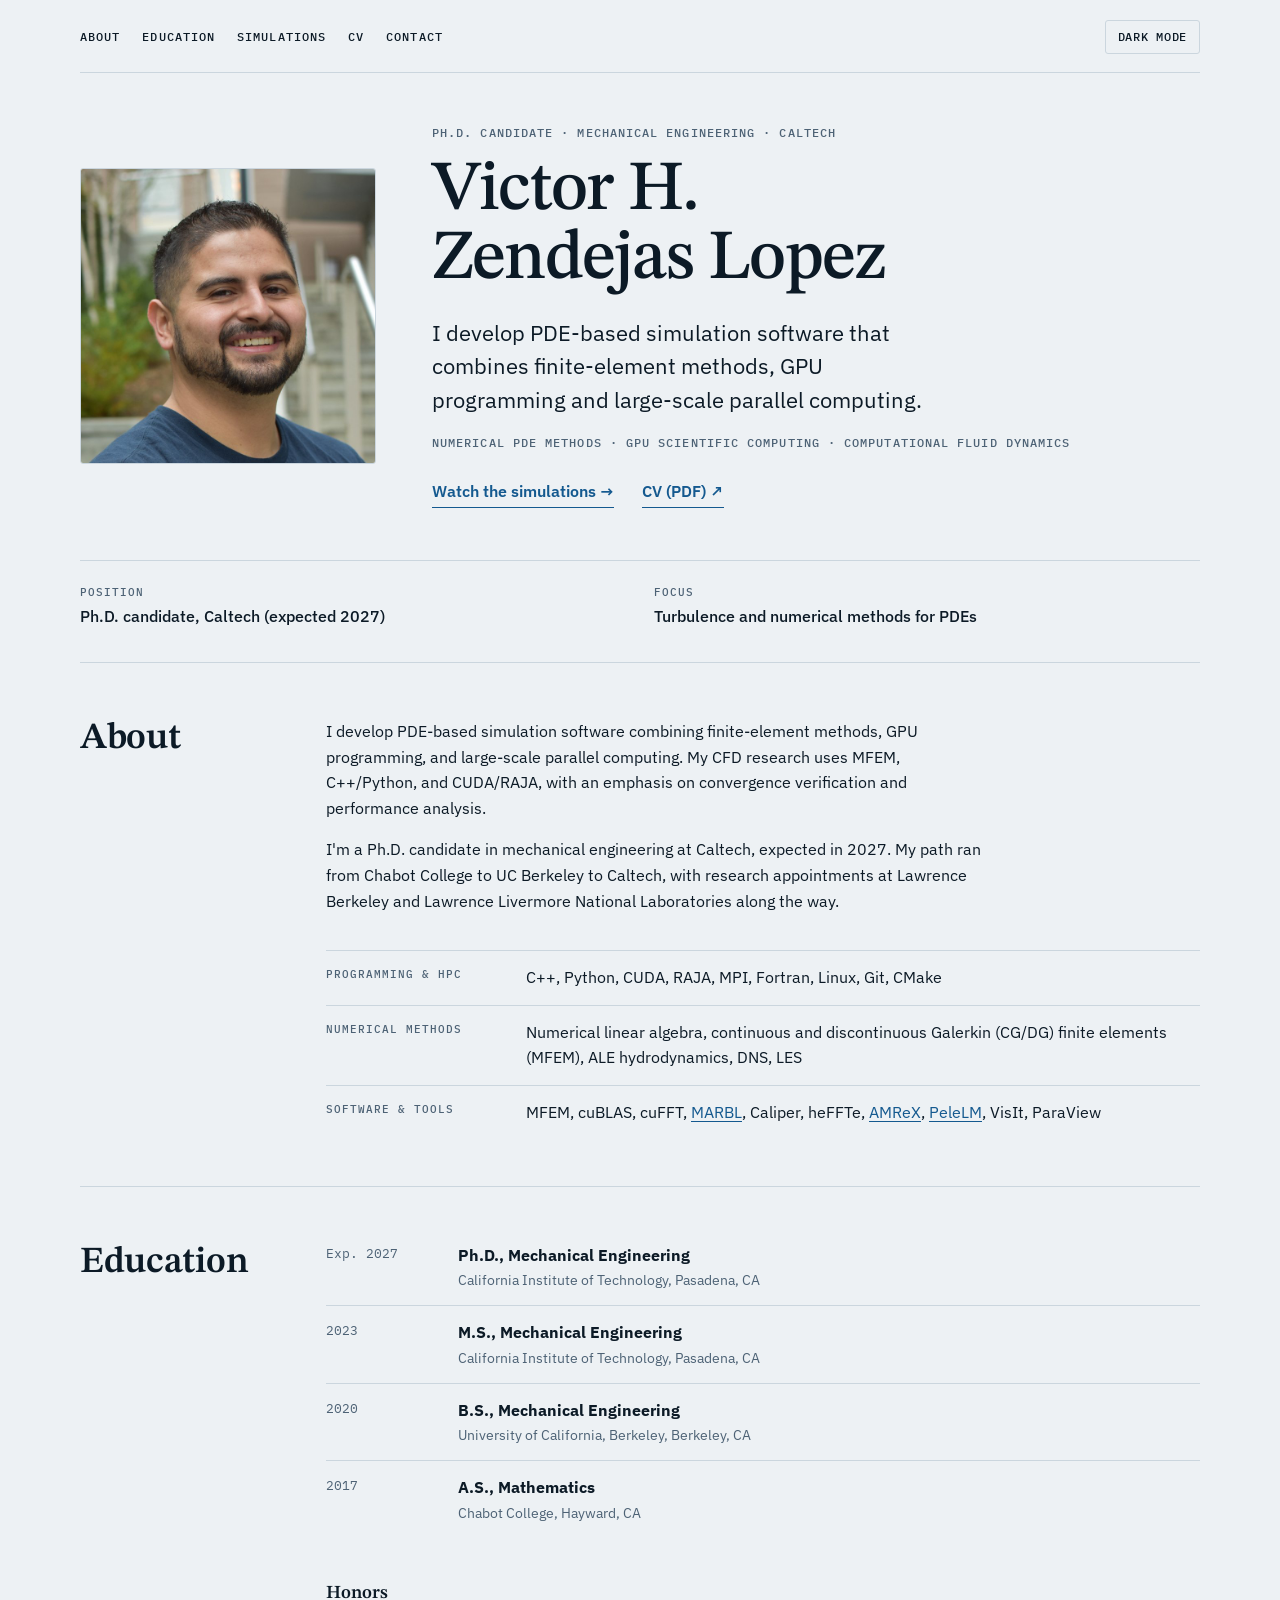
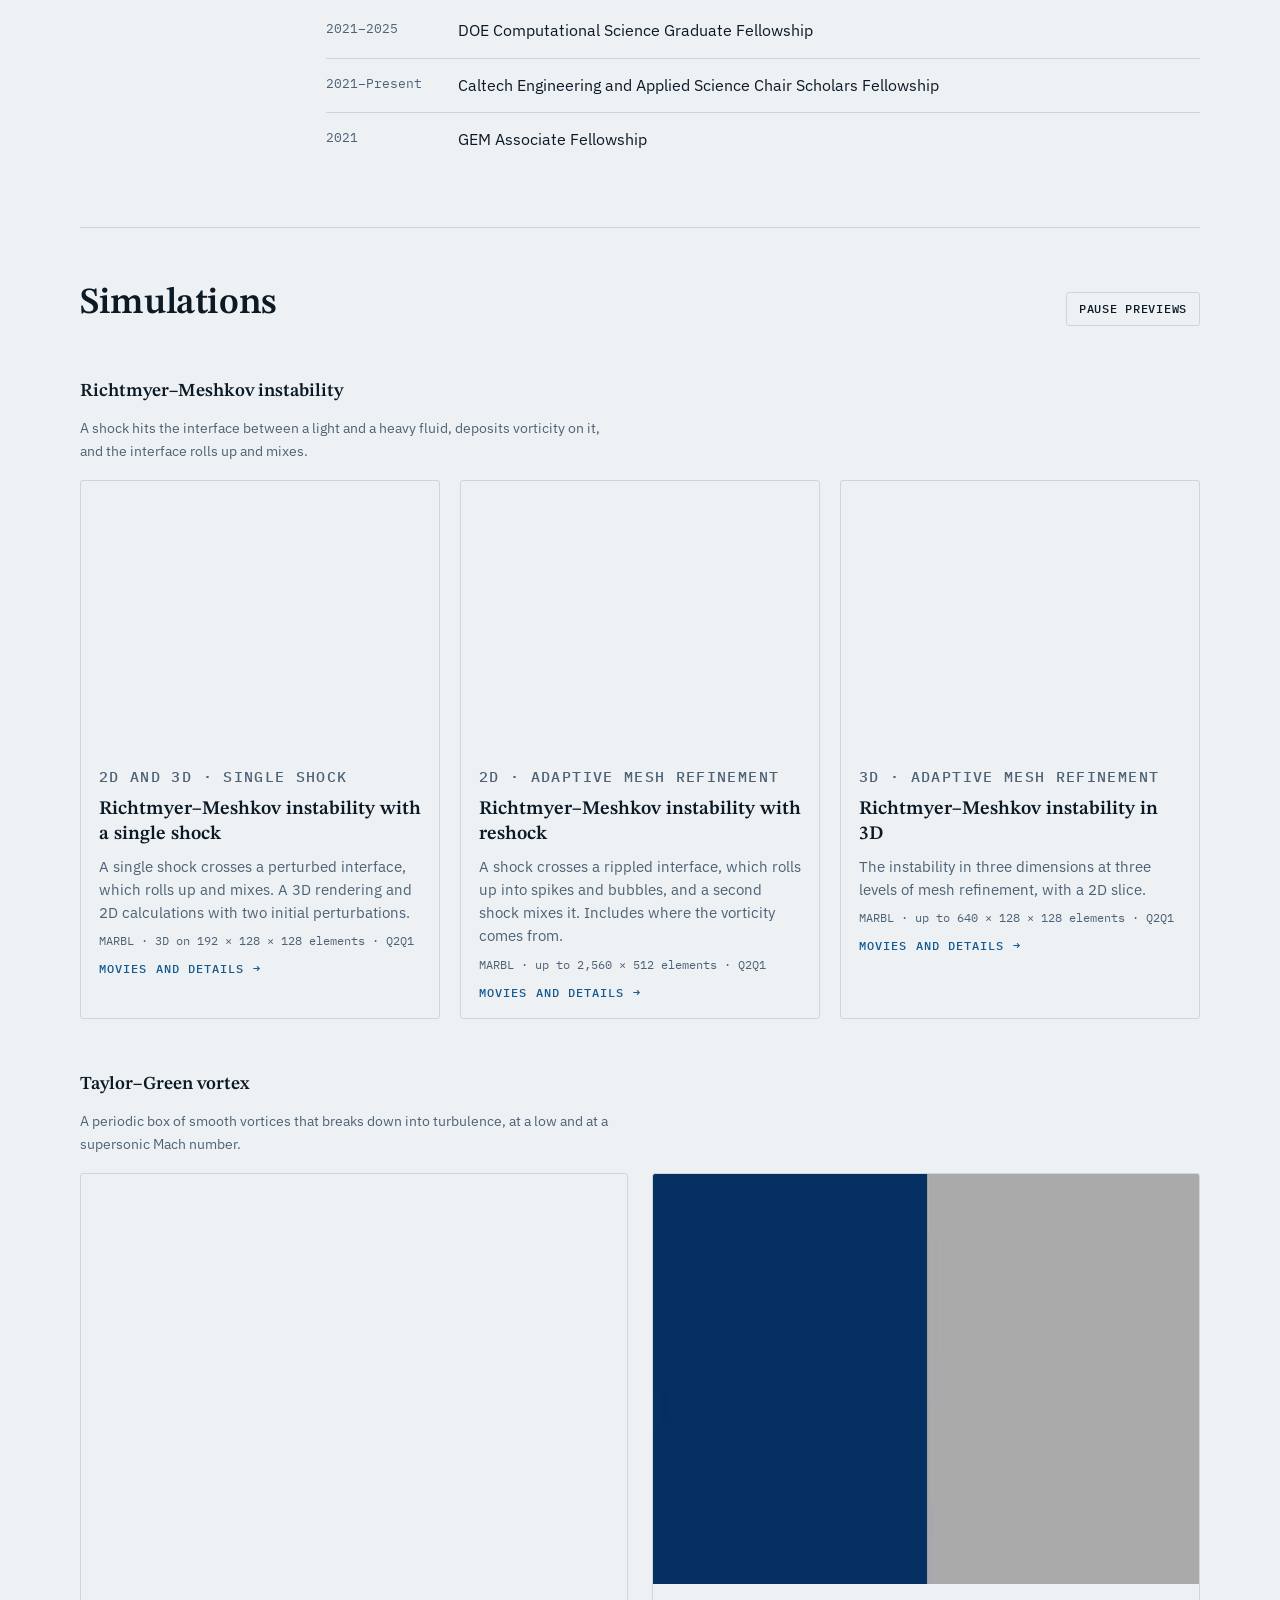
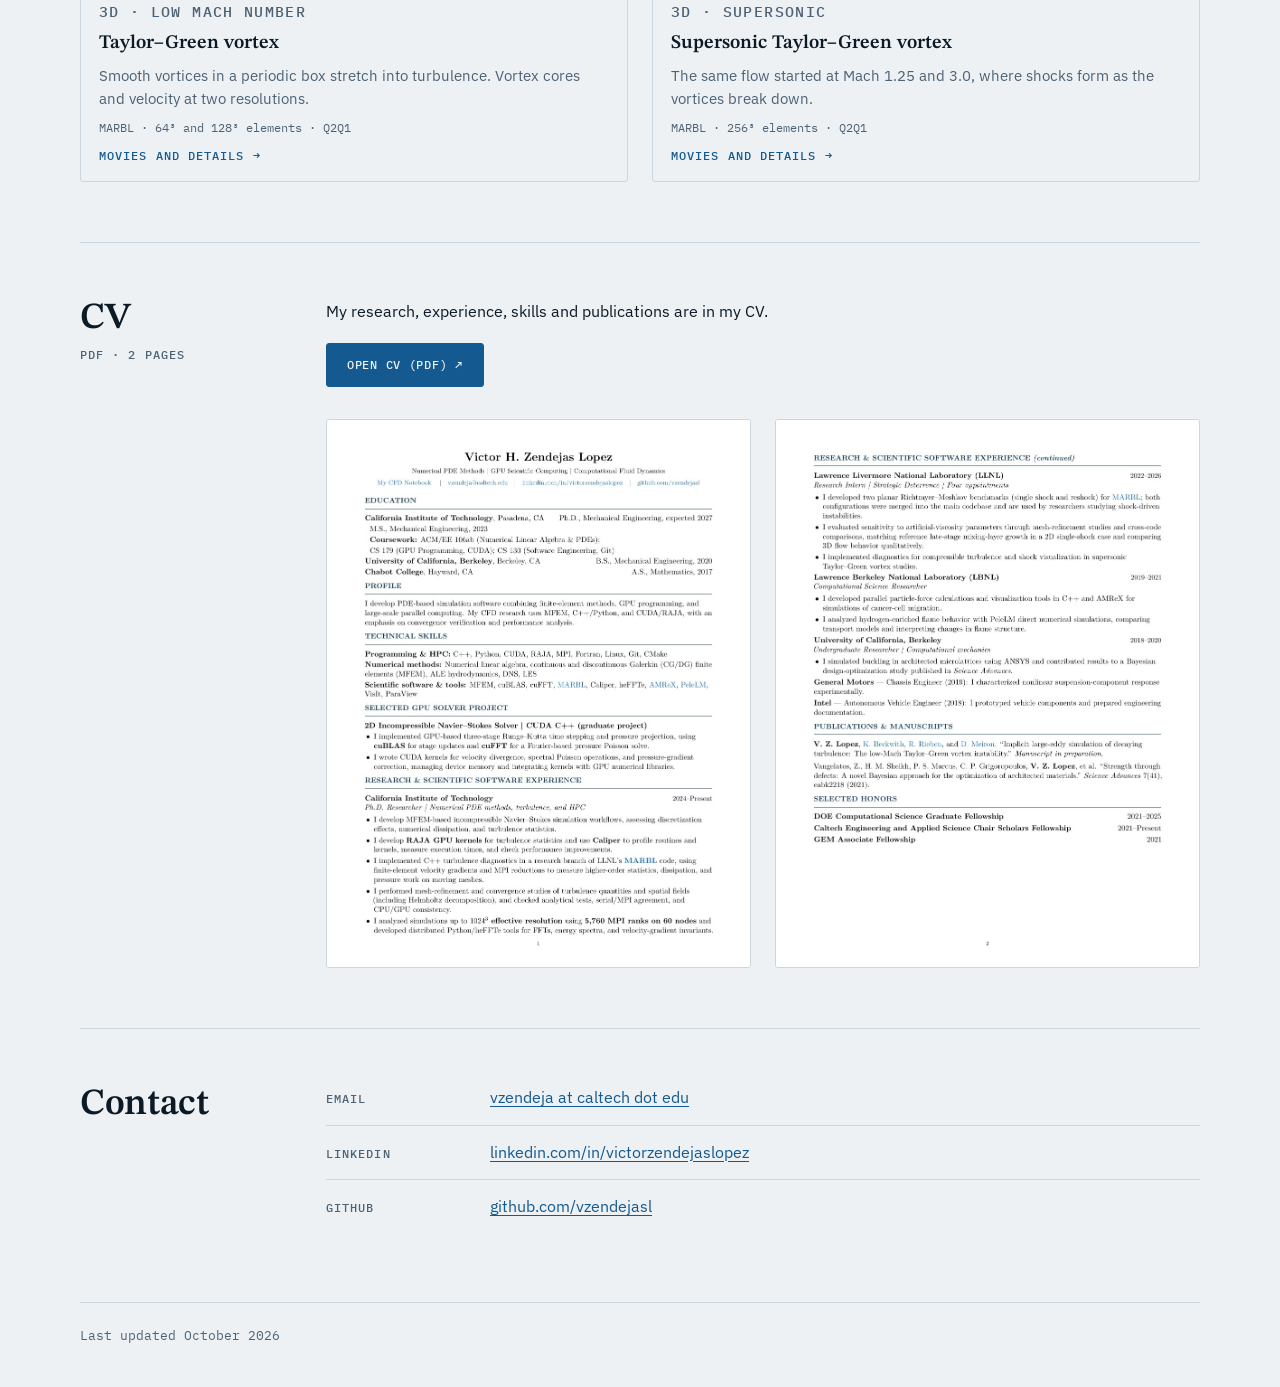
<file: index.html>
<!doctype html>
<html lang="en">
<head>
<meta charset="utf-8">
<meta name="viewport" content="width=device-width, initial-scale=1">
<title>Victor's CFD Notebook</title>
<meta name="description" content="Victor H. Zendejas Lopez, Ph.D. candidate in mechanical engineering at Caltech: numerical PDE methods, GPU scientific computing and computational fluid dynamics.">
<script>try{var t=localStorage.getItem("theme");if(t)document.documentElement.setAttribute("data-theme",t)}catch(e){}</script>
<link rel="preconnect" href="https://fonts.googleapis.com">
<link rel="preconnect" href="https://fonts.gstatic.com" crossorigin>
<link rel="stylesheet" href="https://fonts.googleapis.com/css2?family=IBM+Plex+Mono:wght@400;500&family=IBM+Plex+Sans:wght@400;500;600&family=STIX+Two+Text:ital,wght@0,400;0,500;0,600;1,400;1,500&display=swap">
<link rel="stylesheet" href="site.css">
</head>
<body>
<div class="wrap" id="top">
  <header class="top">
    <nav aria-label="Sections">
      <a href="#about">About</a>
      <a href="#education">Education</a>
      <a href="#simulations">Simulations</a>
      <!-- GALLERY (disabled): <a href="#gallery">Gallery</a> -->
      <a href="#cv">CV</a>
      <a href="#contact">Contact</a>
    </nav>
    <button class="btn" id="theme" type="button">Dark mode</button>
  </header>

  <main>
    <section class="hero" aria-labelledby="name">
      <figure class="portrait"><img src="assets/headshot.jpg" width="720" height="720" fetchpriority="high" alt="Portrait of Victor H. Zendejas Lopez, smiling, outdoors in front of a building and green shrubs"></figure>
      <div class="hero-text">
        <p class="label">Ph.D. candidate · Mechanical Engineering · Caltech</p>
        <h1 id="name">Victor H.<br>Zendejas Lopez</h1>
        <p class="lead">I develop PDE-based simulation software that combines finite-element methods, GPU programming and large-scale parallel computing.</p>
        <p class="label tagline">Numerical PDE methods · GPU scientific computing · Computational fluid dynamics</p>
        <p class="cta"><!-- GALLERY (disabled): <a href="#gallery">See the figures →</a> --><a href="#simulations">Watch the simulations →</a><a href="assets/Zendejas_Lopez_CV.pdf" target="_blank" rel="noopener">CV (PDF) ↗</a></p>
      </div>
    </section>

    <dl class="case" aria-label="At a glance">
      <div><dt>Position</dt><dd>Ph.D. candidate, Caltech (expected 2027)</dd></div>
      <div><dt>Focus</dt><dd>Turbulence and numerical methods for PDEs</dd></div>
    </dl>

    <section class="sec" id="about" aria-labelledby="h-about">
      <div class="sec-head"><h2 id="h-about">About</h2></div>
      <div class="sec-body">
        <div class="prose">
          <p>I develop PDE-based simulation software combining finite-element methods, GPU programming, and large-scale parallel computing. My CFD research uses MFEM, C++/Python, and CUDA/RAJA, with an emphasis on convergence verification and performance analysis.</p>
          <p>I'm a Ph.D. candidate in mechanical engineering at Caltech, expected in 2027. My path ran from Chabot College to UC Berkeley to Caltech, with research appointments at Lawrence Berkeley and Lawrence Livermore National Laboratories along the way.</p>
        </div>
        <dl class="skills" aria-label="Technical skills">
          <div><dt>Programming &amp; HPC</dt><dd>C++, Python, CUDA, RAJA, MPI, Fortran, Linux, Git, CMake</dd></div>
          <div><dt>Numerical methods</dt><dd>Numerical linear algebra, continuous and discontinuous Galerkin (CG/DG) finite elements (MFEM), ALE hydrodynamics, DNS, LES</dd></div>
          <div><dt>Software &amp; tools</dt><dd>MFEM, cuBLAS, cuFFT, <a href="https://computing.llnl.gov/projects/mapp">MARBL</a>, Caliper, heFFTe, <a href="https://amrex-codes.github.io/amrex/">AMReX</a>, <a href="https://amrex-combustion.github.io/PeleLM/">PeleLM</a>, VisIt, ParaView</dd></div>
        </dl>
      </div>
    </section>

    <section class="sec" id="education" aria-labelledby="h-edu">
      <div class="sec-head"><h2 id="h-edu">Education</h2></div>
      <div class="sec-body">
        <ul class="rows" aria-label="Degrees">
          <li>
            <span class="yr">Exp. 2027</span>
            <div>
              <p><strong>Ph.D., Mechanical Engineering</strong></p>
              <p class="meta">California Institute of Technology, Pasadena, CA</p>
            </div>
          </li>
          <li>
            <span class="yr">2023</span>
            <div>
              <p><strong>M.S., Mechanical Engineering</strong></p>
              <p class="meta">California Institute of Technology, Pasadena, CA</p>
            </div>
          </li>
          <li>
            <span class="yr">2020</span>
            <div>
              <p><strong>B.S., Mechanical Engineering</strong></p>
              <p class="meta">University of California, Berkeley, Berkeley, CA</p>
            </div>
          </li>
          <li>
            <span class="yr">2017</span>
            <div>
              <p><strong>A.S., Mathematics</strong></p>
              <p class="meta">Chabot College, Hayward, CA</p>
            </div>
          </li>
        </ul>

        <h3 class="subhead">Honors</h3>
        <ul class="rows" aria-label="Honors">
          <li><span class="yr">2021–2025</span><p>DOE Computational Science Graduate Fellowship</p></li>
          <li><span class="yr">2021–Present</span><p>Caltech Engineering and Applied Science Chair Scholars Fellowship</p></li>
          <li><span class="yr">2021</span><p>GEM Associate Fellowship</p></li>
        </ul>
      </div>
    </section>

    <section class="sec sec--full" id="simulations" aria-labelledby="h-sim">
      <div class="sec-head">
        <h2 id="h-sim">Simulations</h2>
        <span class="sec-tools"><button class="btn" id="prev-toggle" type="button" aria-pressed="false">Pause previews</button></span>
      </div>
      <div class="sim-group">
        <h3>Richtmyer–Meshkov instability</h3>
        <p>A shock hits the interface between a light and a heavy fluid, deposits vorticity on it, and the interface rolls up and mixes.</p>
      <ul class="cards cards--3">
        <li class="card">
          <div class="card-media"><video muted loop playsinline preload="none" data-preview poster="assets/preview-rmss.jpg" aria-hidden="true"><source src="assets/preview-rmss.mp4" type="video/mp4"><source src="assets/preview-rmss.webm" type="video/webm"></video></div>
          <div class="card-body">
            <p class="label">2D and 3D · single shock</p>
            <h4><a href="richtmyer-meshkov-single-shock.html">Richtmyer–Meshkov instability with a single shock</a></h4>
            <p>A single shock crosses a perturbed interface, which rolls up and mixes. A 3D rendering and 2D calculations with two initial perturbations.</p>
            <p class="card-meta">MARBL · 3D on 192 × 128 × 128 elements · Q2Q1</p>
            <span class="card-go" aria-hidden="true">Movies and details →</span>
          </div>
        </li>
        <li class="card">
          <div class="card-media"><video muted loop playsinline preload="none" data-preview poster="assets/preview-rm2d.jpg" aria-hidden="true"><source src="assets/preview-rm2d.mp4" type="video/mp4"><source src="assets/preview-rm2d.webm" type="video/webm"></video></div>
          <div class="card-body">
            <p class="label">2D · adaptive mesh refinement</p>
            <h4><a href="richtmyer-meshkov-2d.html">Richtmyer–Meshkov instability with reshock</a></h4>
            <p>A shock crosses a rippled interface, which rolls up into spikes and bubbles, and a second shock mixes it. Includes where the vorticity comes from.</p>
            <p class="card-meta">MARBL · up to 2,560 × 512 elements · Q2Q1</p>
            <span class="card-go" aria-hidden="true">Movies and details →</span>
          </div>
        </li>
        <li class="card">
          <div class="card-media"><video muted loop playsinline preload="none" data-preview poster="assets/preview-rm3d.jpg" aria-hidden="true"><source src="assets/preview-rm3d.mp4" type="video/mp4"><source src="assets/preview-rm3d.webm" type="video/webm"></video></div>
          <div class="card-body">
            <p class="label">3D · adaptive mesh refinement</p>
            <h4><a href="richtmyer-meshkov-3d.html">Richtmyer–Meshkov instability in 3D</a></h4>
            <p>The instability in three dimensions at three levels of mesh refinement, with a 2D slice.</p>
            <p class="card-meta">MARBL · up to 640 × 128 × 128 elements · Q2Q1</p>
            <span class="card-go" aria-hidden="true">Movies and details →</span>
          </div>
        </li>
      </ul>
      </div>
      <div class="sim-group">
        <h3>Taylor–Green vortex</h3>
        <p>A periodic box of smooth vortices that breaks down into turbulence, at a low and at a supersonic Mach number.</p>
      <ul class="cards">
        <li class="card">
          <div class="card-media"><video muted loop playsinline preload="none" data-preview poster="assets/preview-tgv.jpg" aria-hidden="true"><source src="assets/preview-tgv.mp4" type="video/mp4"><source src="assets/preview-tgv.webm" type="video/webm"></video></div>
          <div class="card-body">
            <p class="label">3D · low Mach number</p>
            <h4><a href="taylor-green.html">Taylor–Green vortex</a></h4>
            <p>Smooth vortices in a periodic box stretch into turbulence. Vortex cores and velocity at two resolutions.</p>
            <p class="card-meta">MARBL · 64³ and 128³ elements · Q2Q1</p>
            <span class="card-go" aria-hidden="true">Movies and details →</span>
          </div>
        </li>
        <li class="card">
          <div class="card-media"><video muted loop playsinline preload="none" data-preview poster="assets/preview-tgvss.jpg" aria-hidden="true"><source src="assets/preview-tgvss.mp4" type="video/mp4"><source src="assets/preview-tgvss.webm" type="video/webm"></video></div>
          <div class="card-body">
            <p class="label">3D · supersonic</p>
            <h4><a href="taylor-green-supersonic.html">Supersonic Taylor–Green vortex</a></h4>
            <p>The same flow started at Mach 1.25 and 3.0, where shocks form as the vortices break down.</p>
            <p class="card-meta">MARBL · 256³ elements · Q2Q1</p>
            <span class="card-go" aria-hidden="true">Movies and details →</span>
          </div>
        </li>
      </ul>
      </div>
    </section>

    <!-- GALLERY (disabled). To bring the gallery back, uncomment every block marked "GALLERY (disabled)" in index.html and in site.js.
    <section class="sec sec--full" id="gallery" aria-labelledby="h-gallery">
      <div class="sec-head"><h2 id="h-gallery">Gallery</h2><p class="label">Select a figure to enlarge · arrow keys to browse</p></div>
      <div class="grid" id="gallery-grid"></div>
      <noscript><p>The gallery needs JavaScript to display.</p></noscript>
    </section>
    -->

    <section class="sec" id="cv" aria-labelledby="h-cv">
      <div class="sec-head"><h2 id="h-cv">CV</h2><p class="label sec-sub">PDF · 2 pages</p></div>
      <div class="sec-body">
        <div class="cv-text">
          <p>My research, experience, skills and publications are in my CV.</p>
          <a class="btn btn--primary" href="assets/Zendejas_Lopez_CV.pdf" target="_blank" rel="noopener">Open CV (PDF) ↗</a>
        </div>
        <div class="cv-pages">
          <a href="assets/Zendejas_Lopez_CV.pdf" target="_blank" rel="noopener" aria-label="Open the CV as a PDF, starting at page 1">
            <img src="assets/cv-page-1.jpg" width="935" height="1210" loading="lazy" alt="Page 1 of the CV: education, profile, technical skills, a GPU solver project, and research experience at Caltech">
          </a>
          <a href="assets/Zendejas_Lopez_CV.pdf#page=2" target="_blank" rel="noopener" aria-label="Open the CV as a PDF, at page 2">
            <img src="assets/cv-page-2.jpg" width="935" height="1210" loading="lazy" alt="Page 2 of the CV: experience at LLNL, LBNL and Berkeley, publications and manuscripts, and honors">
          </a>
        </div>
      </div>
    </section>

    <section class="sec" id="contact" aria-labelledby="h-contact">
      <div class="sec-head"><h2 id="h-contact">Contact</h2></div>
      <div class="sec-body">
        <ul class="contact" id="contact-list"></ul>
      </div>
    </section>
  </main>

  <footer class="foot">
    <span>Last updated October 2026</span>
    <!-- GALLERY (disabled):
    <span class="ph-block">Figures marked placeholder come from a small 2D pseudo-spectral turbulence run (256², ν = 2×10⁻⁴, RK4). Replace them with your own results and delete the tags.</span>
    -->
  </footer>
</div>

<!-- GALLERY (disabled): lightbox
<div class="lb" id="lb" role="dialog" aria-modal="true" aria-label="Figure viewer" hidden>
  <div class="lb-bar">
    <span class="lb-count" id="lb-count"></span>
    <div class="grp">
      <button class="btn" id="lb-prev" type="button" aria-label="Previous figure">← Prev</button>
      <button class="btn" id="lb-next" type="button" aria-label="Next figure">Next →</button>
      <button class="btn" id="lb-close" type="button">Close</button>
    </div>
  </div>
  <div class="lb-stage"><img id="lb-img" alt=""></div>
  <div class="lb-cap"><h3 id="lb-title"></h3><p id="lb-text"></p></div>
</div>
-->

<script src="site.js"></script>
</body>
</html>
</file>
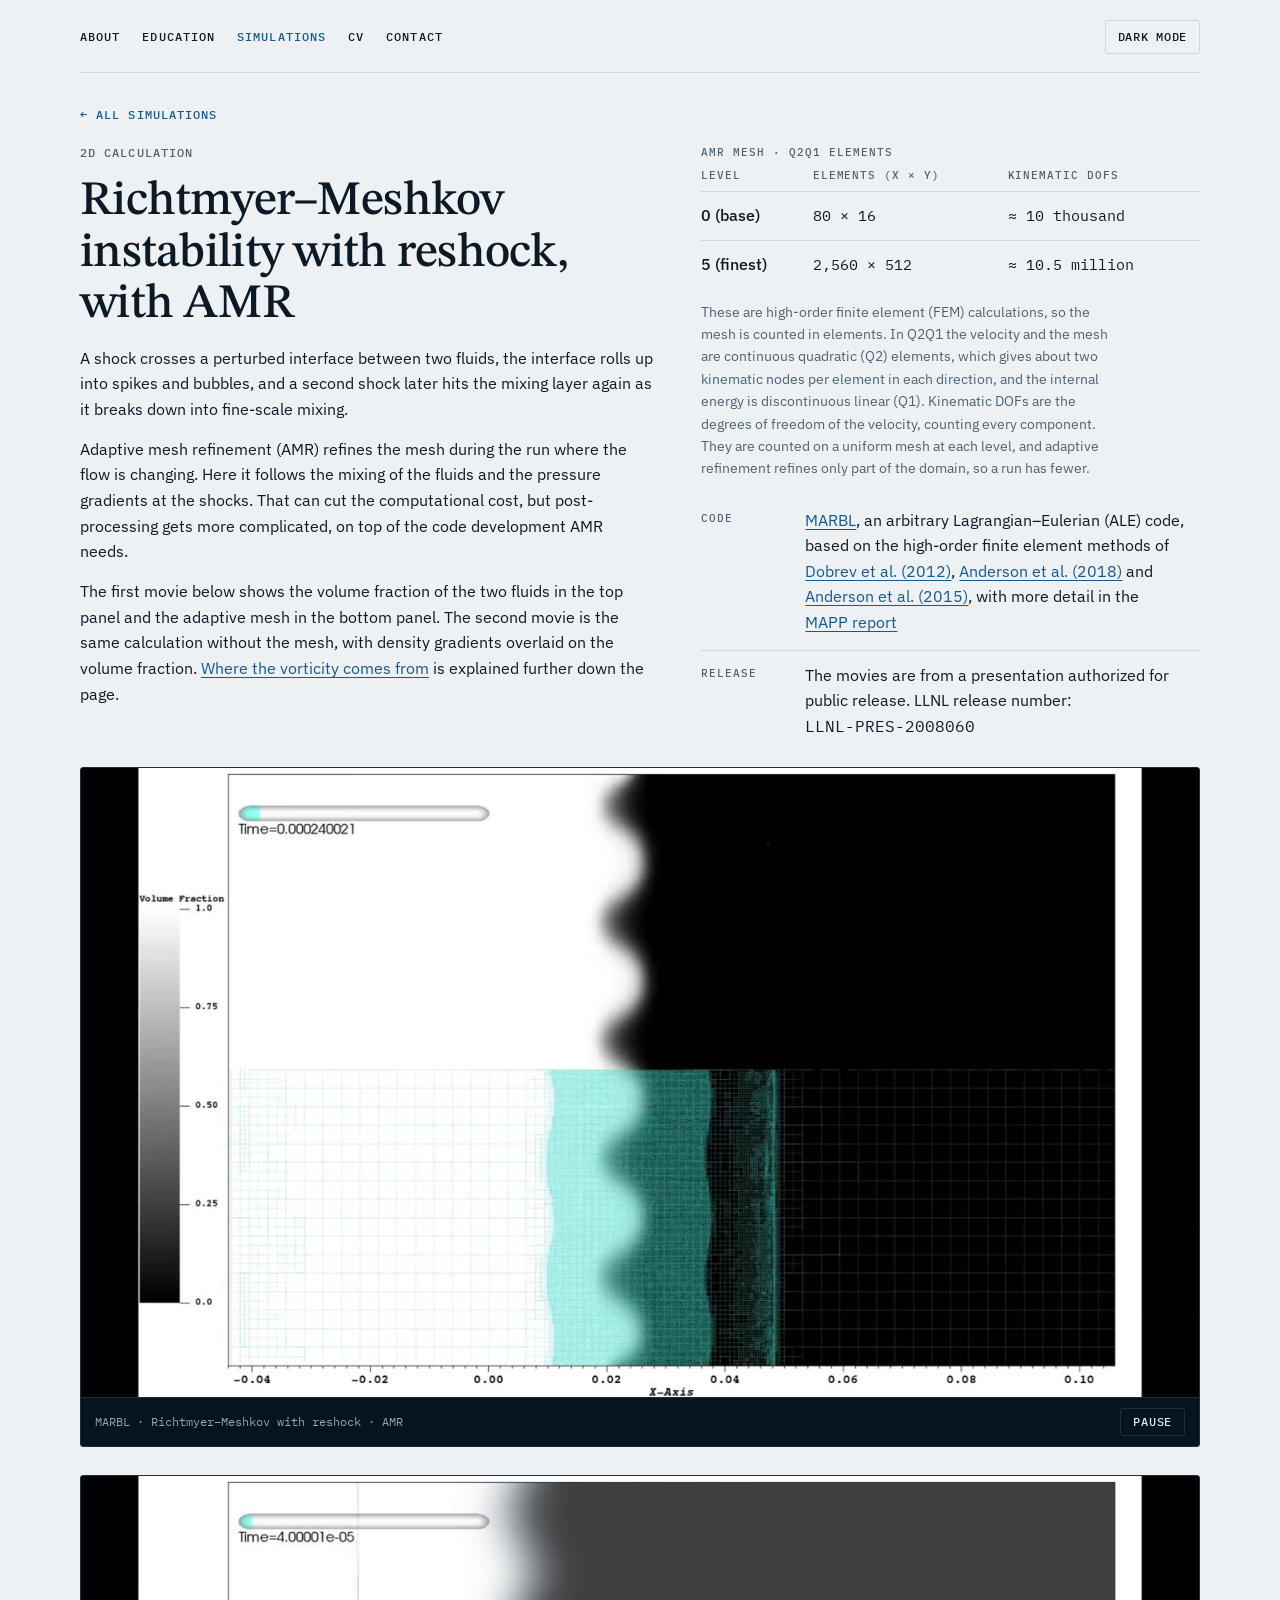
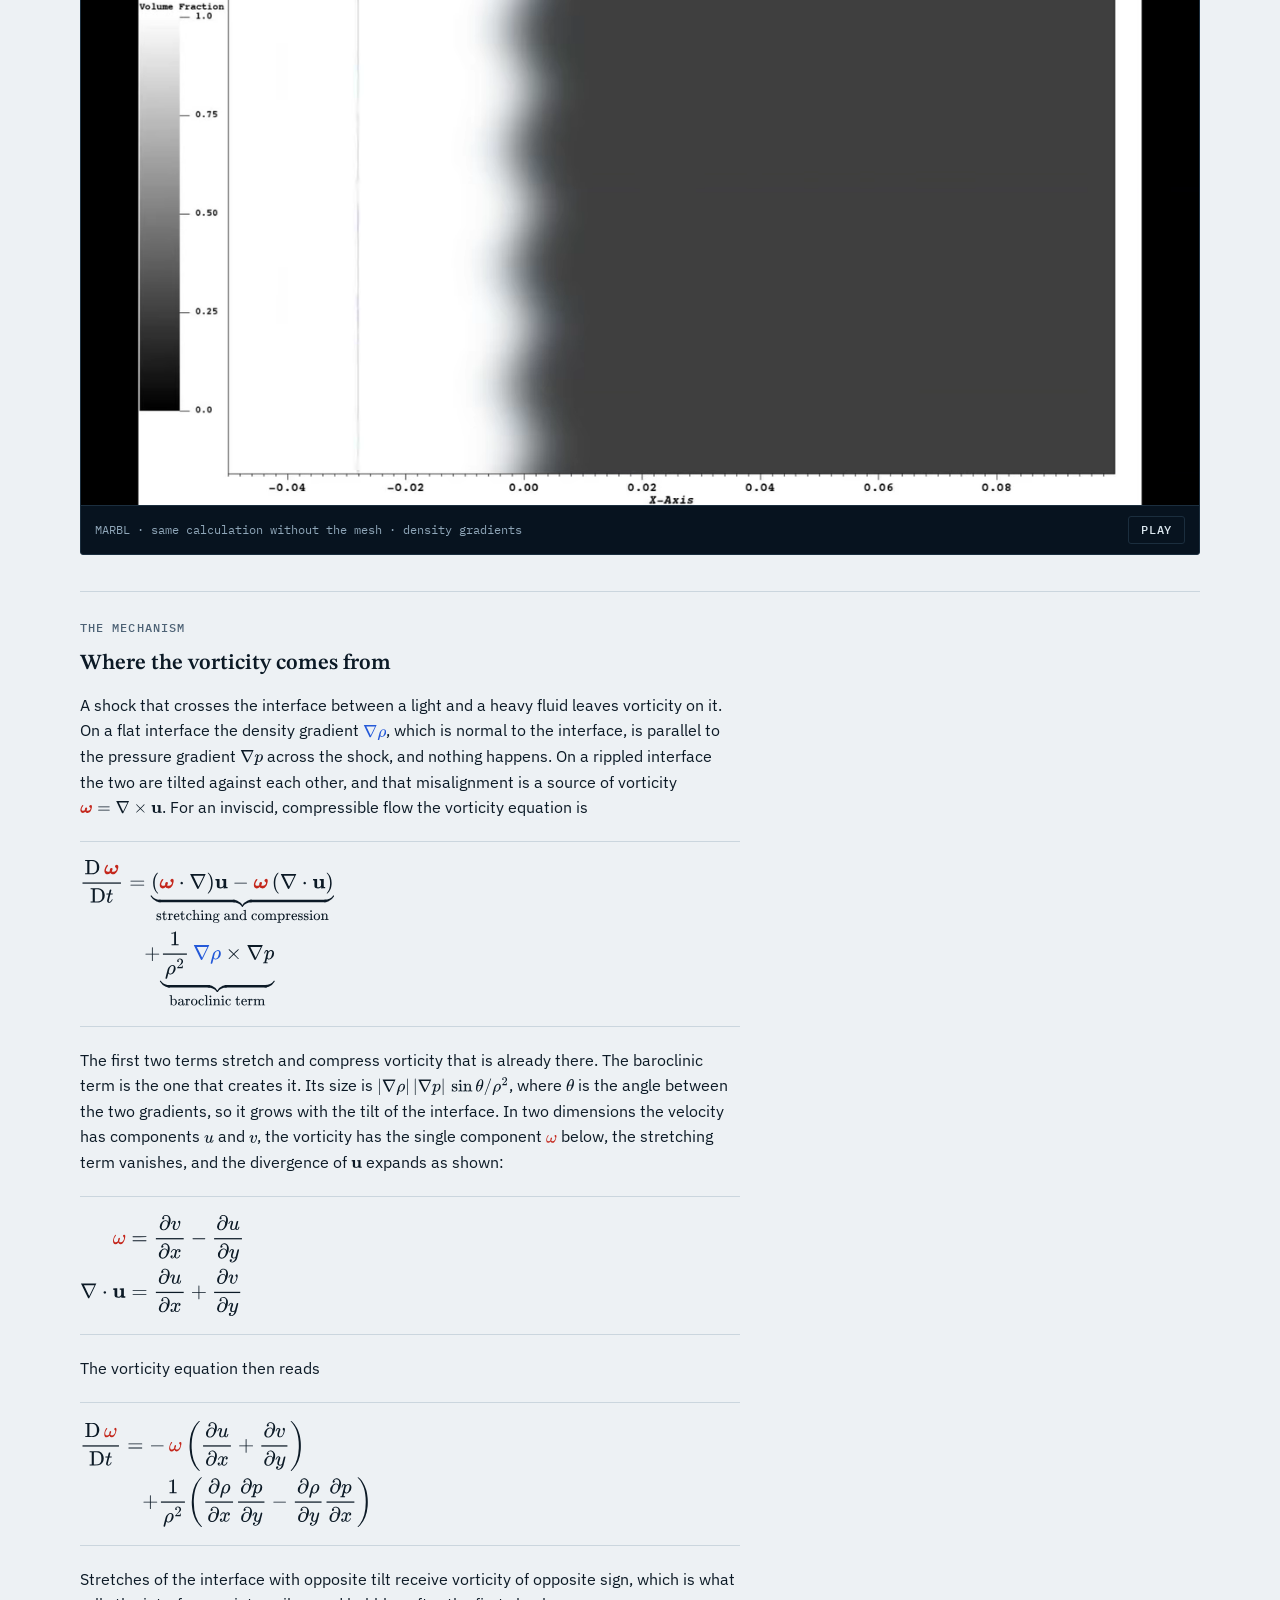
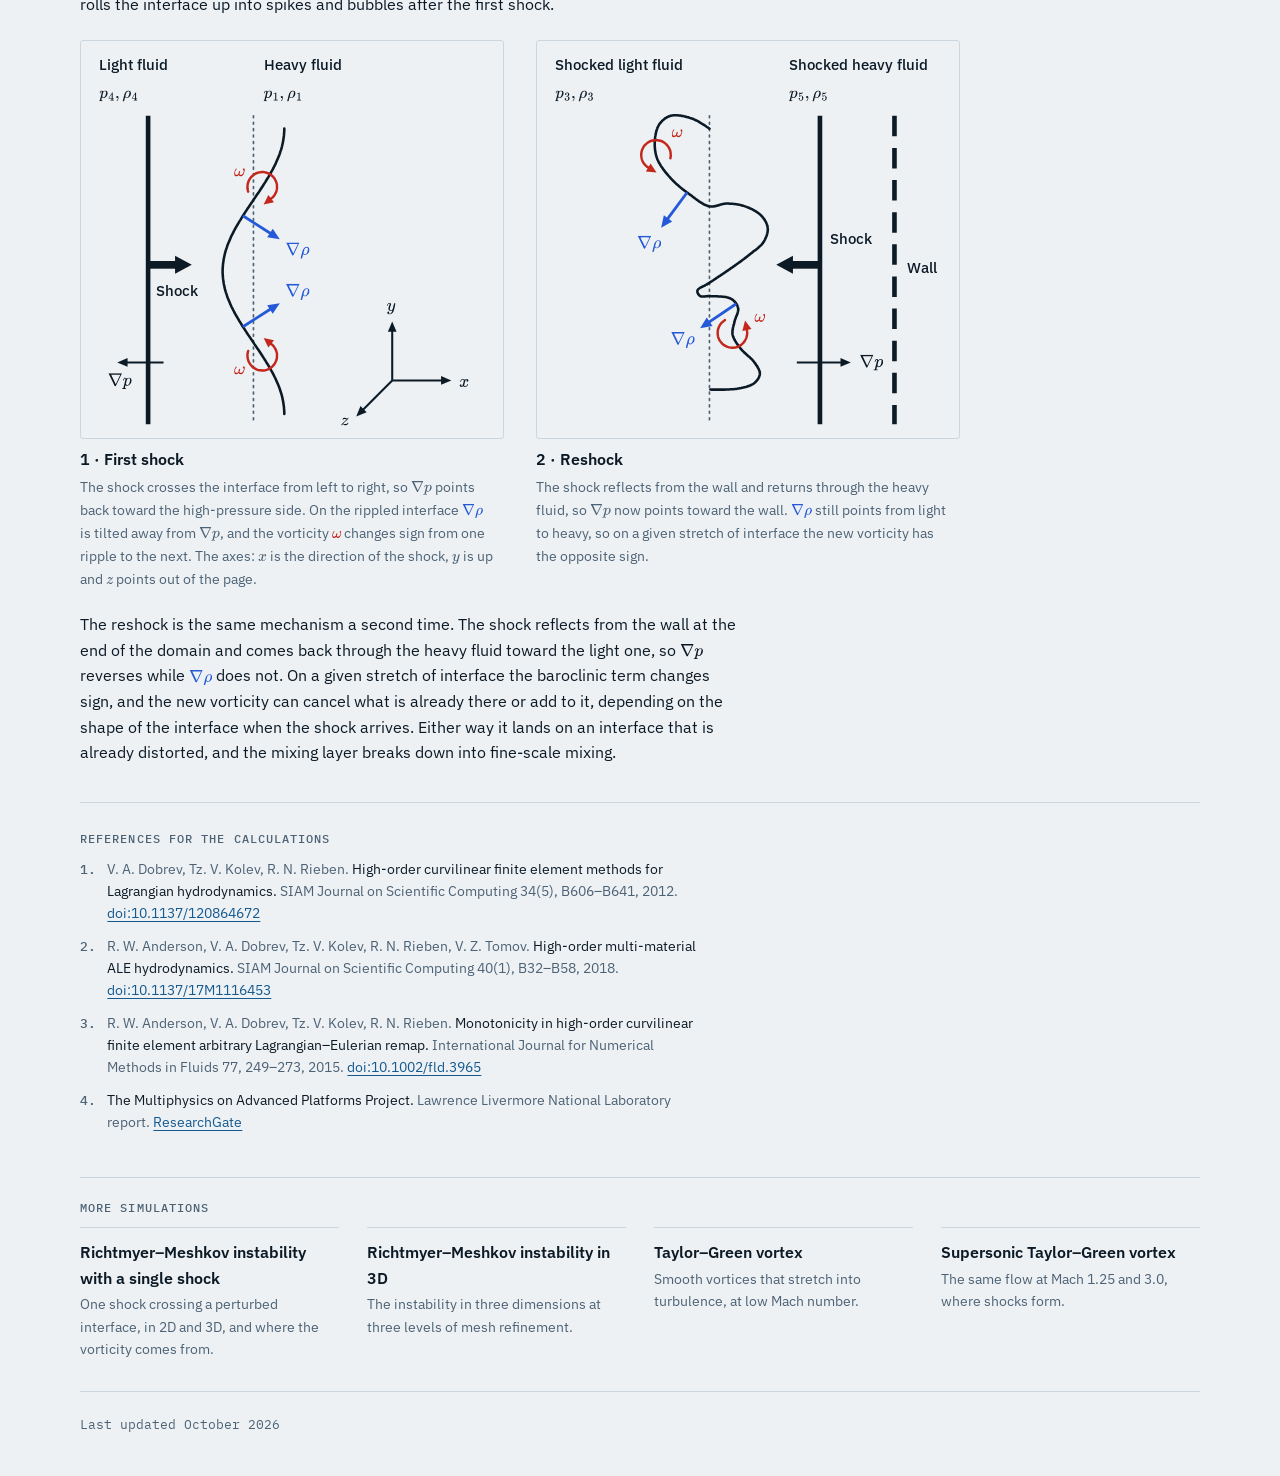
<file: richtmyer-meshkov-2d.html>
<!doctype html>
<html lang="en">
<head>
<meta charset="utf-8">
<meta name="viewport" content="width=device-width, initial-scale=1">
<title>Richtmyer–Meshkov instability with reshock · Victor's CFD Notebook</title>
<meta name="description" content="A two-dimensional Richtmyer–Meshkov instability with reshock, computed with adaptive mesh refinement in MARBL: movies with and without the mesh, and where the vorticity comes from.">
<script>try{var t=localStorage.getItem("theme");if(t)document.documentElement.setAttribute("data-theme",t)}catch(e){}</script>
<link rel="preconnect" href="https://fonts.googleapis.com">
<link rel="preconnect" href="https://fonts.gstatic.com" crossorigin>
<link rel="stylesheet" href="https://fonts.googleapis.com/css2?family=IBM+Plex+Mono:wght@400;500&family=IBM+Plex+Sans:wght@400;500;600&family=STIX+Two+Text:ital,wght@0,400;0,500;0,600;1,400;1,500&display=swap">
<link rel="stylesheet" href="site.css">
</head>
<body>
<div class="wrap" id="top">
  <header class="top">
    <nav aria-label="Sections">
      <a href="index.html#about">About</a>
      <a href="index.html#education">Education</a>
      <a href="index.html#simulations" aria-current="true">Simulations</a>
      <a href="index.html#cv">CV</a>
      <a href="index.html#contact">Contact</a>
    </nav>
    <button class="btn" id="theme" type="button">Dark mode</button>
  </header>

  <main class="page">
    <p class="crumb"><a href="index.html#simulations">← All simulations</a></p>
    <article class="amr-block" id="amr" aria-labelledby="h-amr">
        <div class="amr-copy">
          <p class="label">2D calculation</p>
          <h1 class="page-title" id="h-amr">Richtmyer–Meshkov instability with reshock, with AMR</h1>
          <p>A shock crosses a perturbed interface between two fluids, the interface rolls up into spikes and bubbles, and a second shock later hits the mixing layer again as it breaks down into fine-scale mixing.</p>
          <p>Adaptive mesh refinement (AMR) refines the mesh during the run where the flow is changing. Here it follows the mixing of the fluids and the pressure gradients at the shocks. That can cut the computational cost, but post-processing gets more complicated, on top of the code development AMR needs.</p>
          <p>The first movie below shows the volume fraction of the two fluids in the top panel and the adaptive mesh in the bottom panel. The second movie is the same calculation without the mesh, with density gradients overlaid on the volume fraction. <a href="#mechanism">Where the vorticity comes from</a> is explained further down the page.</p>
        </div>
        <div class="amr-facts">
          <div class="facts-col">
            <table class="amr">
              <caption>AMR mesh · Q2Q1 elements</caption>
              <thead><tr><th scope="col">Level</th><th scope="col">Elements (x × y)</th><th scope="col">Kinematic DOFs</th></tr></thead>
              <tbody>
                <tr><th scope="row">0 (base)</th><td>80 × 16</td><td>≈ 10 thousand</td></tr>
                <tr><th scope="row">5 (finest)</th><td>2,560 × 512</td><td>≈ 10.5 million</td></tr>
              </tbody>
            </table>
            <p class="fact-note">These are high-order finite element (FEM) calculations, so the mesh is counted in elements. In Q2Q1 the velocity and the mesh are continuous quadratic (Q2) elements, which gives about two kinematic nodes per element in each direction, and the internal energy is discontinuous linear (Q1). Kinematic DOFs are the degrees of freedom of the velocity, counting every component. They are counted on a uniform mesh at each level, and adaptive refinement refines only part of the domain, so a run has fewer.</p>
          </div>
          <dl class="prov">
            <div><dt>Code</dt><dd class="dd-refs"><a href="https://computing.llnl.gov/projects/mapp">MARBL</a>, an arbitrary Lagrangian–Eulerian (ALE) code, based on the high-order finite element methods of <a href="#ref-dobrev-2012">Dobrev et al. (2012)</a>, <a href="#ref-anderson-2018">Anderson et al. (2018)</a> and <a href="#ref-anderson-2015">Anderson et al. (2015)</a>, with more detail in the <a href="#ref-mapp">MAPP report</a></dd></div>
            <div><dt>Release</dt><dd>The movies are from a presentation authorized for public release. LLNL release number: <span class="release-num"></span></dd></div>
          </dl>
        </div>
        <figure class="plate amr-movie">
          <div class="hero-media">
            <video id="hero-video" autoplay muted loop playsinline preload="auto" poster="assets/amr-rm-reshock-poster.jpg" aria-label="Adaptive mesh refinement simulation of a Richtmyer–Meshkov instability with reshock: volume fraction of two fluids above, the adaptive mesh below">
              <source src="assets/amr-rm-reshock.mp4" type="video/mp4">
              <source src="assets/amr-rm-reshock.webm" type="video/webm">
            </video>
          </div>
          <figcaption>
            <span>MARBL · Richtmyer–Meshkov with reshock · AMR</span>
            <span class="plate-actions">
              <button class="btn" id="hero-toggle" type="button" aria-label="Pause animation" hidden>Pause</button>
            </span>
          </figcaption>
        </figure>
        <figure class="plate amr-movie">
          <div class="hero-media">
            <video id="amr-nomesh" muted loop playsinline preload="metadata" poster="assets/amr-rm-reshock-nomesh-poster.jpg" aria-label="The same two-dimensional Richtmyer–Meshkov calculation without the adaptive mesh, showing volume fraction with density gradients overlaid"><source src="assets/amr-rm-reshock-nomesh.mp4" type="video/mp4"><source src="assets/amr-rm-reshock-nomesh.webm" type="video/webm"></video>
          </div>
          <figcaption>
            <span>MARBL · same calculation without the mesh · density gradients</span>
            <span class="plate-actions"><button class="btn" id="amr-nomesh-toggle" type="button" aria-label="Play animation" disabled>Play</button></span>
          </figcaption>
        </figure>
      </article>
      <article class="mech" id="mechanism" aria-labelledby="h-mech">
        <div class="mech-copy">
          <p class="label">The mechanism</p>
          <h2 id="h-mech">Where the vorticity comes from</h2>
          <p>A shock that crosses the interface between a light and a heavy fluid leaves vorticity on it. On a flat interface the density gradient <svg class="tex-svg" role="img" aria-label="gradient of density" data-tex="\class{c-grad}{\nabla\rho}" focusable="false" xmlns="http://www.w3.org/2000/svg" width="1.350em" height="0.899em" viewBox="0 -683 1350 899" style="vertical-align:-0.216em"><g stroke="currentColor" fill="currentColor" stroke-width="0" transform="scale(1,-1)"><g><g class=" c-grad"><g><path d="M46 676Q46 679 51 683H781Q786 679 786 676Q786 674 617 326T444 -26Q439 -33 416 -33T388 -26Q385 -22 216 326T46 676ZM697 596Q697 597 445 597T193 596Q195 591 319 336T445 80L697 596Z"></path></g><g transform="translate(833,0)"><path d="M58 -216Q25 -216 23 -186Q23 -176 73 26T127 234Q143 289 182 341Q252 427 341 441Q343 441 349 441T359 442Q432 442 471 394T510 276Q510 219 486 165T425 74T345 13T266 -10H255H248Q197 -10 165 35L160 41L133 -71Q108 -168 104 -181T92 -202Q76 -216 58 -216ZM424 322Q424 359 407 382T357 405Q322 405 287 376T231 300Q217 269 193 170L176 102Q193 26 260 26Q298 26 334 62Q367 92 389 158T418 266T424 322Z"></path></g></g></g></g></svg>, which is normal to the interface, is parallel to the pressure gradient <svg class="tex-svg" role="img" aria-label="gradient of pressure" data-tex="\nabla p" focusable="false" xmlns="http://www.w3.org/2000/svg" width="1.336em" height="0.877em" viewBox="0 -683 1336 877" style="vertical-align:-0.194em"><g stroke="currentColor" fill="currentColor" stroke-width="0" transform="scale(1,-1)"><g><g><path d="M46 676Q46 679 51 683H781Q786 679 786 676Q786 674 617 326T444 -26Q439 -33 416 -33T388 -26Q385 -22 216 326T46 676ZM697 596Q697 597 445 597T193 596Q195 591 319 336T445 80L697 596Z"></path></g><g transform="translate(833,0)"><path d="M23 287Q24 290 25 295T30 317T40 348T55 381T75 411T101 433T134 442Q209 442 230 378L240 387Q302 442 358 442Q423 442 460 395T497 281Q497 173 421 82T249 -10Q227 -10 210 -4Q199 1 187 11T168 28L161 36Q160 35 139 -51T118 -138Q118 -144 126 -145T163 -148H188Q194 -155 194 -157T191 -175Q188 -187 185 -190T172 -194Q170 -194 161 -194T127 -193T65 -192Q-5 -192 -24 -194H-32Q-39 -187 -39 -183Q-37 -156 -26 -148H-6Q28 -147 33 -136Q36 -130 94 103T155 350Q156 355 156 364Q156 405 131 405Q109 405 94 377T71 316T59 280Q57 278 43 278H29Q23 284 23 287ZM178 102Q200 26 252 26Q282 26 310 49T356 107Q374 141 392 215T411 325V331Q411 405 350 405Q339 405 328 402T306 393T286 380T269 365T254 350T243 336T235 326L232 322Q232 321 229 308T218 264T204 212Q178 106 178 102Z"></path></g></g></g></svg> across the shock, and nothing happens. On a rippled interface the two are tilted against each other, and that misalignment is a source of vorticity <svg class="tex-svg" role="img" aria-label="omega equals the curl of u" data-tex="\class{c-vort}{\boldsymbol{\omega}}=\nabla\times\mathbf{u}" focusable="false" xmlns="http://www.w3.org/2000/svg" width="4.746em" height="0.765em" viewBox="0 -683 4746 765" style="vertical-align:-0.082em"><g stroke="currentColor" fill="currentColor" stroke-width="0" transform="scale(1,-1)"><g><g class=" c-vort"><path d="M532 367Q532 399 559 426T618 453Q645 453 668 430T691 357Q691 319 677 261T649 171Q640 149 626 125T586 68T521 14T438 -7Q401 -7 372 7T333 30T311 57Q246 -8 165 -8Q119 -8 82 19T30 102Q24 126 24 163V178Q24 210 37 255Q61 346 118 424Q141 451 161 451Q174 451 184 443T194 419Q194 402 179 387Q91 273 91 206Q91 159 122 138T189 117T281 145V173Q283 223 294 253Q304 276 323 289T364 303Q386 303 400 287T415 250Q415 219 385 157L378 144Q378 142 388 136T419 124T462 117Q522 117 566 165T610 255Q610 288 561 320Q532 337 532 367Z"></path></g><g transform="translate(995.8,0)"><path d="M56 347Q56 360 70 367H707Q722 359 722 347Q722 336 708 328L390 327H72Q56 332 56 347ZM56 153Q56 168 72 173H708Q722 163 722 153Q722 140 707 133H70Q56 140 56 153Z"></path></g><g transform="translate(2051.6,0)"><path d="M46 676Q46 679 51 683H781Q786 679 786 676Q786 674 617 326T444 -26Q439 -33 416 -33T388 -26Q385 -22 216 326T46 676ZM697 596Q697 597 445 597T193 596Q195 591 319 336T445 80L697 596Z"></path></g><g transform="translate(3106.8,0)"><path d="M630 29Q630 9 609 9Q604 9 587 25T493 118L389 222L284 117Q178 13 175 11Q171 9 168 9Q160 9 154 15T147 29Q147 36 161 51T255 146L359 250L255 354Q174 435 161 449T147 471Q147 480 153 485T168 490Q173 490 175 489Q178 487 284 383L389 278L493 382Q570 459 587 475T609 491Q630 491 630 471Q630 464 620 453T522 355L418 250L522 145Q606 61 618 48T630 29Z"></path></g><g transform="translate(4107,0)"><g><path d="M40 442L134 446Q228 450 229 450H235V273V165Q235 90 238 74T254 52Q268 46 304 46H319Q352 46 380 67T419 121L420 123Q424 135 425 199Q425 201 425 207Q425 233 425 249V316Q425 354 423 363T410 376Q396 380 369 380H356V442L554 450V267Q554 84 556 79Q561 62 610 62H623V31Q623 0 622 0Q603 0 527 -3T432 -6Q431 -6 431 25V56L420 45Q373 6 332 -1Q313 -6 281 -6Q208 -6 165 14T109 87L107 98L106 230Q106 358 104 366Q96 380 50 380H37V442H40Z"></path></g></g></g></g></svg>. For an inviscid, compressible flow the vorticity equation is</p>
          <div class="eq"><svg class="tex-svg" role="img" aria-label="D omega over D t equals omega dot grad u, minus omega times the divergence of u, plus one over rho squared times grad rho cross grad p. The first two terms are stretching and compression. The last is the baroclinic term." data-tex="\begin{aligned} \frac{\mathrm{D}\,\class{c-vort}{\boldsymbol{\omega}}}{\mathrm{D}t} &amp;= \underbrace{\left(\class{c-vort}{\boldsymbol{\omega}}\cdot\nabla\right)\mathbf{u} - \class{c-vort}{\boldsymbol{\omega}}\,(\nabla\cdot\mathbf{u})}_{\text{stretching and compression}} \\ &amp;\quad + \underbrace{\frac{1}{\rho^{2}}\,\class{c-grad}{\nabla\rho}\times\nabla p}_{\text{baroclinic term}} \end{aligned}" focusable="false" xmlns="http://www.w3.org/2000/svg" width="12.193em" height="7.096em" viewBox="0 -3797.9 12192.9 7095.8" style="vertical-align:-3.298em"><g stroke="currentColor" fill="currentColor" stroke-width="0" transform="scale(1,-1)"><g><g><g transform="translate(0,2438.9)"><g><g><g transform="translate(220,676)"><g><g><path d="M130 622Q123 629 119 631T103 634T60 637H27V683H228Q399 682 419 682T461 676Q504 667 546 641T626 573T685 470T708 336Q708 210 634 116T442 3Q429 1 228 0H27V46H60Q102 47 111 49T130 61V622ZM593 338Q593 439 571 501T493 602Q439 637 355 637H322H294Q238 637 234 628Q231 624 231 344Q231 62 232 59Q233 49 248 48T339 46H350Q456 46 515 95Q561 133 577 191T593 338Z"></path></g></g><g transform="translate(764,0)"><g></g></g><g class=" c-vort" transform="translate(931,0)"><path d="M532 367Q532 399 559 426T618 453Q645 453 668 430T691 357Q691 319 677 261T649 171Q640 149 626 125T586 68T521 14T438 -7Q401 -7 372 7T333 30T311 57Q246 -8 165 -8Q119 -8 82 19T30 102Q24 126 24 163V178Q24 210 37 255Q61 346 118 424Q141 451 161 451Q174 451 184 443T194 419Q194 402 179 387Q91 273 91 206Q91 159 122 138T189 117T281 145V173Q283 223 294 253Q304 276 323 289T364 303Q386 303 400 287T415 250Q415 219 385 157L378 144Q378 142 388 136T419 124T462 117Q522 117 566 165T610 255Q610 288 561 320Q532 337 532 367Z"></path></g></g><g transform="translate(482,-686)"><g><g><path d="M130 622Q123 629 119 631T103 634T60 637H27V683H228Q399 682 419 682T461 676Q504 667 546 641T626 573T685 470T708 336Q708 210 634 116T442 3Q429 1 228 0H27V46H60Q102 47 111 49T130 61V622ZM593 338Q593 439 571 501T493 602Q439 637 355 637H322H294Q238 637 234 628Q231 624 231 344Q231 62 232 59Q233 49 248 48T339 46H350Q456 46 515 95Q561 133 577 191T593 338Z"></path></g></g><g transform="translate(764,0)"><path d="M26 385Q19 392 19 395Q19 399 22 411T27 425Q29 430 36 430T87 431H140L159 511Q162 522 166 540T173 566T179 586T187 603T197 615T211 624T229 626Q247 625 254 615T261 596Q261 589 252 549T232 470L222 433Q222 431 272 431H323Q330 424 330 420Q330 398 317 385H210L174 240Q135 80 135 68Q135 26 162 26Q197 26 230 60T283 144Q285 150 288 151T303 153H307Q322 153 322 145Q322 142 319 133Q314 117 301 95T267 48T216 6T155 -11Q125 -11 98 4T59 56Q57 64 57 83V101L92 241Q127 382 128 383Q128 385 77 385H26Z"></path></g></g><rect width="1849" height="60" x="120" y="220"></rect></g></g><g transform="translate(2089,0)"><g></g><g transform="translate(277.8,0)"><path d="M56 347Q56 360 70 367H707Q722 359 722 347Q722 336 708 328L390 327H72Q56 332 56 347ZM56 153Q56 168 72 173H708Q722 163 722 153Q722 140 707 133H70Q56 140 56 153Z"></path></g><g transform="translate(1333.6,0)"><g><g><g><g><g><path d="M94 250Q94 319 104 381T127 488T164 576T202 643T244 695T277 729T302 750H315H319Q333 750 333 741Q333 738 316 720T275 667T226 581T184 443T167 250T184 58T225 -81T274 -167T316 -220T333 -241Q333 -250 318 -250H315H302L274 -226Q180 -141 137 -14T94 250Z"></path></g><g class=" c-vort" transform="translate(389,0)"><path d="M532 367Q532 399 559 426T618 453Q645 453 668 430T691 357Q691 319 677 261T649 171Q640 149 626 125T586 68T521 14T438 -7Q401 -7 372 7T333 30T311 57Q246 -8 165 -8Q119 -8 82 19T30 102Q24 126 24 163V178Q24 210 37 255Q61 346 118 424Q141 451 161 451Q174 451 184 443T194 419Q194 402 179 387Q91 273 91 206Q91 159 122 138T189 117T281 145V173Q283 223 294 253Q304 276 323 289T364 303Q386 303 400 287T415 250Q415 219 385 157L378 144Q378 142 388 136T419 124T462 117Q522 117 566 165T610 255Q610 288 561 320Q532 337 532 367Z"></path></g><g transform="translate(1329.2,0)"><path d="M78 250Q78 274 95 292T138 310Q162 310 180 294T199 251Q199 226 182 208T139 190T96 207T78 250Z"></path></g><g transform="translate(1829.4,0)"><path d="M46 676Q46 679 51 683H781Q786 679 786 676Q786 674 617 326T444 -26Q439 -33 416 -33T388 -26Q385 -22 216 326T46 676ZM697 596Q697 597 445 597T193 596Q195 591 319 336T445 80L697 596Z"></path></g><g transform="translate(2662.4,0)"><path d="M60 749L64 750Q69 750 74 750H86L114 726Q208 641 251 514T294 250Q294 182 284 119T261 12T224 -76T186 -143T145 -194T113 -227T90 -246Q87 -249 86 -250H74Q66 -250 63 -250T58 -247T55 -238Q56 -237 66 -225Q221 -64 221 250T66 725Q56 737 55 738Q55 746 60 749Z"></path></g></g><g transform="translate(3051.4,0)"><g><path d="M40 442L134 446Q228 450 229 450H235V273V165Q235 90 238 74T254 52Q268 46 304 46H319Q352 46 380 67T419 121L420 123Q424 135 425 199Q425 201 425 207Q425 233 425 249V316Q425 354 423 363T410 376Q396 380 369 380H356V442L554 450V267Q554 84 556 79Q561 62 610 62H623V31Q623 0 622 0Q603 0 527 -3T432 -6Q431 -6 431 25V56L420 45Q373 6 332 -1Q313 -6 281 -6Q208 -6 165 14T109 87L107 98L106 230Q106 358 104 366Q96 380 50 380H37V442H40Z"></path></g></g><g transform="translate(3912.7,0)"><path d="M84 237T84 250T98 270H679Q694 262 694 250T679 230H98Q84 237 84 250Z"></path></g><g class=" c-vort" transform="translate(4912.9,0)"><path d="M532 367Q532 399 559 426T618 453Q645 453 668 430T691 357Q691 319 677 261T649 171Q640 149 626 125T586 68T521 14T438 -7Q401 -7 372 7T333 30T311 57Q246 -8 165 -8Q119 -8 82 19T30 102Q24 126 24 163V178Q24 210 37 255Q61 346 118 424Q141 451 161 451Q174 451 184 443T194 419Q194 402 179 387Q91 273 91 206Q91 159 122 138T189 117T281 145V173Q283 223 294 253Q304 276 323 289T364 303Q386 303 400 287T415 250Q415 219 385 157L378 144Q378 142 388 136T419 124T462 117Q522 117 566 165T610 255Q610 288 561 320Q532 337 532 367Z"></path></g><g transform="translate(5630.9,0)"><g></g></g><g transform="translate(5797.9,0)"><path d="M94 250Q94 319 104 381T127 488T164 576T202 643T244 695T277 729T302 750H315H319Q333 750 333 741Q333 738 316 720T275 667T226 581T184 443T167 250T184 58T225 -81T274 -167T316 -220T333 -241Q333 -250 318 -250H315H302L274 -226Q180 -141 137 -14T94 250Z"></path></g><g transform="translate(6186.9,0)"><path d="M46 676Q46 679 51 683H781Q786 679 786 676Q786 674 617 326T444 -26Q439 -33 416 -33T388 -26Q385 -22 216 326T46 676ZM697 596Q697 597 445 597T193 596Q195 591 319 336T445 80L697 596Z"></path></g><g transform="translate(7242.1,0)"><path d="M78 250Q78 274 95 292T138 310Q162 310 180 294T199 251Q199 226 182 208T139 190T96 207T78 250Z"></path></g><g transform="translate(7742.3,0)"><g><path d="M40 442L134 446Q228 450 229 450H235V273V165Q235 90 238 74T254 52Q268 46 304 46H319Q352 46 380 67T419 121L420 123Q424 135 425 199Q425 201 425 207Q425 233 425 249V316Q425 354 423 363T410 376Q396 380 369 380H356V442L554 450V267Q554 84 556 79Q561 62 610 62H623V31Q623 0 622 0Q603 0 527 -3T432 -6Q431 -6 431 25V56L420 45Q373 6 332 -1Q313 -6 281 -6Q208 -6 165 14T109 87L107 98L106 230Q106 358 104 366Q96 380 50 380H37V442H40Z"></path></g></g><g transform="translate(8381.3,0)"><path d="M60 749L64 750Q69 750 74 750H86L114 726Q208 641 251 514T294 250Q294 182 284 119T261 12T224 -76T186 -143T145 -194T113 -227T90 -246Q87 -249 86 -250H74Q66 -250 63 -250T58 -247T55 -238Q56 -237 66 -225Q221 -64 221 250T66 725Q56 737 55 738Q55 746 60 749Z"></path></g></g><g transform="translate(0,-675)"><path d="M-24 327L-18 333H-1Q11 333 15 333T22 329T27 322T35 308T54 284Q115 203 225 162T441 120Q454 120 457 117T460 95V60V28Q460 8 457 4T442 0Q355 0 260 36Q75 118 -16 278L-24 292V327Z"></path><path d="M-10 60V95Q-10 113 -7 116T9 120Q151 120 250 171T396 284Q404 293 412 305T424 324T431 331Q433 333 451 333H468L474 327V292L466 278Q375 118 190 36Q95 0 8 0Q-5 0 -7 3T-10 24V60Z" transform="translate(8320.3,0)"></path><g transform="translate(3935.2,0)"><path d="M-10 60Q-10 104 -10 111T-5 118Q-1 120 10 120Q96 120 190 84Q375 2 466 -158L474 -172V-207L468 -213H451H447Q437 -213 434 -213T428 -209T423 -202T414 -187T396 -163Q331 -82 224 -41T9 0Q-4 0 -7 3T-10 25V60Z"></path><path d="M-18 -213L-24 -207V-172L-16 -158Q75 2 260 84Q334 113 415 119Q418 119 427 119T440 120Q454 120 457 117T460 98V60V25Q460 7 457 4T441 0Q308 0 193 -55T25 -205Q21 -211 18 -212T-1 -213H-18Z" transform="translate(450,0)"></path></g><svg width="3685.2" height="720" x="350" y="-300" viewBox="921.3 -300 3685.2 720"><path d="M-10 0V120H410V0H-10Z" transform="scale(13.819,1)"></path></svg><svg width="3685.2" height="720" x="4735.2" y="-300" viewBox="921.3 -300 3685.2 720"><path d="M-10 0V120H410V0H-10Z" transform="scale(13.819,1)"></path></svg></g></g></g><g transform="translate(232.7,-1527.7) scale(0.707)"><g><path d="M295 316Q295 356 268 385T190 414Q154 414 128 401Q98 382 98 349Q97 344 98 336T114 312T157 287Q175 282 201 278T245 269T277 256Q294 248 310 236T342 195T359 133Q359 71 321 31T198 -10H190Q138 -10 94 26L86 19L77 10Q71 4 65 -1L54 -11H46H42Q39 -11 33 -5V74V132Q33 153 35 157T45 162H54Q66 162 70 158T75 146T82 119T101 77Q136 26 198 26Q295 26 295 104Q295 133 277 151Q257 175 194 187T111 210Q75 227 54 256T33 318Q33 357 50 384T93 424T143 442T187 447H198Q238 447 268 432L283 424L292 431Q302 440 314 448H322H326Q329 448 335 442V310L329 304H301Q295 310 295 316Z"></path><path d="M27 422Q80 426 109 478T141 600V615H181V431H316V385H181V241Q182 116 182 100T189 68Q203 29 238 29Q282 29 292 100Q293 108 293 146V181H333V146V134Q333 57 291 17Q264 -10 221 -10Q187 -10 162 2T124 33T105 68T98 100Q97 107 97 248V385H18V422H27Z" transform="translate(394,0)"></path><path d="M36 46H50Q89 46 97 60V68Q97 77 97 91T98 122T98 161T98 203Q98 234 98 269T98 328L97 351Q94 370 83 376T38 385H20V408Q20 431 22 431L32 432Q42 433 60 434T96 436Q112 437 131 438T160 441T171 442H174V373Q213 441 271 441H277Q322 441 343 419T364 373Q364 352 351 337T313 322Q288 322 276 338T263 372Q263 381 265 388T270 400T273 405Q271 407 250 401Q234 393 226 386Q179 341 179 207V154Q179 141 179 127T179 101T180 81T180 66V61Q181 59 183 57T188 54T193 51T200 49T207 48T216 47T225 47T235 46T245 46H276V0H267Q249 3 140 3Q37 3 28 0H20V46H36Z" transform="translate(783,0)"></path><path d="M28 218Q28 273 48 318T98 391T163 433T229 448Q282 448 320 430T378 380T406 316T415 245Q415 238 408 231H126V216Q126 68 226 36Q246 30 270 30Q312 30 342 62Q359 79 369 104L379 128Q382 131 395 131H398Q415 131 415 121Q415 117 412 108Q393 53 349 21T250 -11Q155 -11 92 58T28 218ZM333 275Q322 403 238 411H236Q228 411 220 410T195 402T166 381T143 340T127 274V267H333V275Z" transform="translate(1175,0)"></path><path d="M27 422Q80 426 109 478T141 600V615H181V431H316V385H181V241Q182 116 182 100T189 68Q203 29 238 29Q282 29 292 100Q293 108 293 146V181H333V146V134Q333 57 291 17Q264 -10 221 -10Q187 -10 162 2T124 33T105 68T98 100Q97 107 97 248V385H18V422H27Z" transform="translate(1619,0)"></path><path d="M370 305T349 305T313 320T297 358Q297 381 312 396Q317 401 317 402T307 404Q281 408 258 408Q209 408 178 376Q131 329 131 219Q131 137 162 90Q203 29 272 29Q313 29 338 55T374 117Q376 125 379 127T395 129H409Q415 123 415 120Q415 116 411 104T395 71T366 33T318 2T249 -11Q163 -11 99 53T34 214Q34 318 99 383T250 448T370 421T404 357Q404 334 387 320Z" transform="translate(2008,0)"></path><path d="M41 46H55Q94 46 102 60V68Q102 77 102 91T102 124T102 167T103 217T103 272T103 329Q103 366 103 407T103 482T102 542T102 586T102 603Q99 622 88 628T43 637H25V660Q25 683 27 683L37 684Q47 685 66 686T103 688Q120 689 140 690T170 693T181 694H184V367Q244 442 328 442Q451 442 463 329Q464 322 464 190V104Q464 66 466 59T477 49Q498 46 526 46H542V0H534L510 1Q487 2 460 2T422 3Q319 3 310 0H302V46H318Q379 46 379 62Q380 64 380 200Q379 335 378 343Q372 371 358 385T334 402T308 404Q263 404 229 370Q202 343 195 315T187 232V168V108Q187 78 188 68T191 55T200 49Q221 46 249 46H265V0H257L234 1Q210 2 183 2T145 3Q42 3 33 0H25V46H41Z" transform="translate(2452,0)"></path><path d="M69 609Q69 637 87 653T131 669Q154 667 171 652T188 609Q188 579 171 564T129 549Q104 549 87 564T69 609ZM247 0Q232 3 143 3Q132 3 106 3T56 1L34 0H26V46H42Q70 46 91 49Q100 53 102 60T104 102V205V293Q104 345 102 359T88 378Q74 385 41 385H30V408Q30 431 32 431L42 432Q52 433 70 434T106 436Q123 437 142 438T171 441T182 442H185V62Q190 52 197 50T232 46H255V0H247Z" transform="translate(3008,0)"></path><path d="M41 46H55Q94 46 102 60V68Q102 77 102 91T102 122T103 161T103 203Q103 234 103 269T102 328V351Q99 370 88 376T43 385H25V408Q25 431 27 431L37 432Q47 433 65 434T102 436Q119 437 138 438T167 441T178 442H181V402Q181 364 182 364T187 369T199 384T218 402T247 421T285 437Q305 442 336 442Q450 438 463 329Q464 322 464 190V104Q464 66 466 59T477 49Q498 46 526 46H542V0H534L510 1Q487 2 460 2T422 3Q319 3 310 0H302V46H318Q379 46 379 62Q380 64 380 200Q379 335 378 343Q372 371 358 385T334 402T308 404Q263 404 229 370Q202 343 195 315T187 232V168V108Q187 78 188 68T191 55T200 49Q221 46 249 46H265V0H257L234 1Q210 2 183 2T145 3Q42 3 33 0H25V46H41Z" transform="translate(3286,0)"></path><path d="M329 409Q373 453 429 453Q459 453 472 434T485 396Q485 382 476 371T449 360Q416 360 412 390Q410 404 415 411Q415 412 416 414V415Q388 412 363 393Q355 388 355 386Q355 385 359 381T368 369T379 351T388 325T392 292Q392 230 343 187T222 143Q172 143 123 171Q112 153 112 133Q112 98 138 81Q147 75 155 75T227 73Q311 72 335 67Q396 58 431 26Q470 -13 470 -72Q470 -139 392 -175Q332 -206 250 -206Q167 -206 107 -175Q29 -140 29 -75Q29 -39 50 -15T92 18L103 24Q67 55 67 108Q67 155 96 193Q52 237 52 292Q52 355 102 398T223 442Q274 442 318 416L329 409ZM299 343Q294 371 273 387T221 404Q192 404 171 388T145 343Q142 326 142 292Q142 248 149 227T179 192Q196 182 222 182Q244 182 260 189T283 207T294 227T299 242Q302 258 302 292T299 343ZM403 -75Q403 -50 389 -34T348 -11T299 -2T245 0H218Q151 0 138 -6Q118 -15 107 -34T95 -74Q95 -84 101 -97T122 -127T170 -155T250 -167Q319 -167 361 -139T403 -75Z" transform="translate(3842,0)"></path><path d="" transform="translate(4342,0)"></path><path d="M137 305T115 305T78 320T63 359Q63 394 97 421T218 448Q291 448 336 416T396 340Q401 326 401 309T402 194V124Q402 76 407 58T428 40Q443 40 448 56T453 109V145H493V106Q492 66 490 59Q481 29 455 12T400 -6T353 12T329 54V58L327 55Q325 52 322 49T314 40T302 29T287 17T269 6T247 -2T221 -8T190 -11Q130 -11 82 20T34 107Q34 128 41 147T68 188T116 225T194 253T304 268H318V290Q318 324 312 340Q290 411 215 411Q197 411 181 410T156 406T148 403Q170 388 170 359Q170 334 154 320ZM126 106Q126 75 150 51T209 26Q247 26 276 49T315 109Q317 116 318 175Q318 233 317 233Q309 233 296 232T251 223T193 203T147 166T126 106Z" transform="translate(4592,0)"></path><path d="M41 46H55Q94 46 102 60V68Q102 77 102 91T102 122T103 161T103 203Q103 234 103 269T102 328V351Q99 370 88 376T43 385H25V408Q25 431 27 431L37 432Q47 433 65 434T102 436Q119 437 138 438T167 441T178 442H181V402Q181 364 182 364T187 369T199 384T218 402T247 421T285 437Q305 442 336 442Q450 438 463 329Q464 322 464 190V104Q464 66 466 59T477 49Q498 46 526 46H542V0H534L510 1Q487 2 460 2T422 3Q319 3 310 0H302V46H318Q379 46 379 62Q380 64 380 200Q379 335 378 343Q372 371 358 385T334 402T308 404Q263 404 229 370Q202 343 195 315T187 232V168V108Q187 78 188 68T191 55T200 49Q221 46 249 46H265V0H257L234 1Q210 2 183 2T145 3Q42 3 33 0H25V46H41Z" transform="translate(5092,0)"></path><path d="M376 495Q376 511 376 535T377 568Q377 613 367 624T316 637H298V660Q298 683 300 683L310 684Q320 685 339 686T376 688Q393 689 413 690T443 693T454 694H457V390Q457 84 458 81Q461 61 472 55T517 46H535V0Q533 0 459 -5T380 -11H373V44L365 37Q307 -11 235 -11Q158 -11 96 50T34 215Q34 315 97 378T244 442Q319 442 376 393V495ZM373 342Q328 405 260 405Q211 405 173 369Q146 341 139 305T131 211Q131 155 138 120T173 59Q203 26 251 26Q322 26 373 103V342Z" transform="translate(5648,0)"></path><path d="" transform="translate(6204,0)"></path><path d="M370 305T349 305T313 320T297 358Q297 381 312 396Q317 401 317 402T307 404Q281 408 258 408Q209 408 178 376Q131 329 131 219Q131 137 162 90Q203 29 272 29Q313 29 338 55T374 117Q376 125 379 127T395 129H409Q415 123 415 120Q415 116 411 104T395 71T366 33T318 2T249 -11Q163 -11 99 53T34 214Q34 318 99 383T250 448T370 421T404 357Q404 334 387 320Z" transform="translate(6454,0)"></path><path d="M28 214Q28 309 93 378T250 448Q340 448 405 380T471 215Q471 120 407 55T250 -10Q153 -10 91 57T28 214ZM250 30Q372 30 372 193V225V250Q372 272 371 288T364 326T348 362T317 390T268 410Q263 411 252 411Q222 411 195 399Q152 377 139 338T126 246V226Q126 130 145 91Q177 30 250 30Z" transform="translate(6898,0)"></path><path d="M41 46H55Q94 46 102 60V68Q102 77 102 91T102 122T103 161T103 203Q103 234 103 269T102 328V351Q99 370 88 376T43 385H25V408Q25 431 27 431L37 432Q47 433 65 434T102 436Q119 437 138 438T167 441T178 442H181V402Q181 364 182 364T187 369T199 384T218 402T247 421T285 437Q305 442 336 442Q351 442 364 440T387 434T406 426T421 417T432 406T441 395T448 384T452 374T455 366L457 361L460 365Q463 369 466 373T475 384T488 397T503 410T523 422T546 432T572 439T603 442Q729 442 740 329Q741 322 741 190V104Q741 66 743 59T754 49Q775 46 803 46H819V0H811L788 1Q764 2 737 2T699 3Q596 3 587 0H579V46H595Q656 46 656 62Q657 64 657 200Q656 335 655 343Q649 371 635 385T611 402T585 404Q540 404 506 370Q479 343 472 315T464 232V168V108Q464 78 465 68T468 55T477 49Q498 46 526 46H542V0H534L510 1Q487 2 460 2T422 3Q319 3 310 0H302V46H318Q379 46 379 62Q380 64 380 200Q379 335 378 343Q372 371 358 385T334 402T308 404Q263 404 229 370Q202 343 195 315T187 232V168V108Q187 78 188 68T191 55T200 49Q221 46 249 46H265V0H257L234 1Q210 2 183 2T145 3Q42 3 33 0H25V46H41Z" transform="translate(7398,0)"></path><path d="M36 -148H50Q89 -148 97 -134V-126Q97 -119 97 -107T97 -77T98 -38T98 6T98 55T98 106Q98 140 98 177T98 243T98 296T97 335T97 351Q94 370 83 376T38 385H20V408Q20 431 22 431L32 432Q42 433 61 434T98 436Q115 437 135 438T165 441T176 442H179V416L180 390L188 397Q247 441 326 441Q407 441 464 377T522 216Q522 115 457 52T310 -11Q242 -11 190 33L182 40V-45V-101Q182 -128 184 -134T195 -145Q216 -148 244 -148H260V-194H252L228 -193Q205 -192 178 -192T140 -191Q37 -191 28 -194H20V-148H36ZM424 218Q424 292 390 347T305 402Q234 402 182 337V98Q222 26 294 26Q345 26 384 80T424 218Z" transform="translate(8231,0)"></path><path d="M36 46H50Q89 46 97 60V68Q97 77 97 91T98 122T98 161T98 203Q98 234 98 269T98 328L97 351Q94 370 83 376T38 385H20V408Q20 431 22 431L32 432Q42 433 60 434T96 436Q112 437 131 438T160 441T171 442H174V373Q213 441 271 441H277Q322 441 343 419T364 373Q364 352 351 337T313 322Q288 322 276 338T263 372Q263 381 265 388T270 400T273 405Q271 407 250 401Q234 393 226 386Q179 341 179 207V154Q179 141 179 127T179 101T180 81T180 66V61Q181 59 183 57T188 54T193 51T200 49T207 48T216 47T225 47T235 46T245 46H276V0H267Q249 3 140 3Q37 3 28 0H20V46H36Z" transform="translate(8787,0)"></path><path d="M28 218Q28 273 48 318T98 391T163 433T229 448Q282 448 320 430T378 380T406 316T415 245Q415 238 408 231H126V216Q126 68 226 36Q246 30 270 30Q312 30 342 62Q359 79 369 104L379 128Q382 131 395 131H398Q415 131 415 121Q415 117 412 108Q393 53 349 21T250 -11Q155 -11 92 58T28 218ZM333 275Q322 403 238 411H236Q228 411 220 410T195 402T166 381T143 340T127 274V267H333V275Z" transform="translate(9179,0)"></path><path d="M295 316Q295 356 268 385T190 414Q154 414 128 401Q98 382 98 349Q97 344 98 336T114 312T157 287Q175 282 201 278T245 269T277 256Q294 248 310 236T342 195T359 133Q359 71 321 31T198 -10H190Q138 -10 94 26L86 19L77 10Q71 4 65 -1L54 -11H46H42Q39 -11 33 -5V74V132Q33 153 35 157T45 162H54Q66 162 70 158T75 146T82 119T101 77Q136 26 198 26Q295 26 295 104Q295 133 277 151Q257 175 194 187T111 210Q75 227 54 256T33 318Q33 357 50 384T93 424T143 442T187 447H198Q238 447 268 432L283 424L292 431Q302 440 314 448H322H326Q329 448 335 442V310L329 304H301Q295 310 295 316Z" transform="translate(9623,0)"></path><path d="M295 316Q295 356 268 385T190 414Q154 414 128 401Q98 382 98 349Q97 344 98 336T114 312T157 287Q175 282 201 278T245 269T277 256Q294 248 310 236T342 195T359 133Q359 71 321 31T198 -10H190Q138 -10 94 26L86 19L77 10Q71 4 65 -1L54 -11H46H42Q39 -11 33 -5V74V132Q33 153 35 157T45 162H54Q66 162 70 158T75 146T82 119T101 77Q136 26 198 26Q295 26 295 104Q295 133 277 151Q257 175 194 187T111 210Q75 227 54 256T33 318Q33 357 50 384T93 424T143 442T187 447H198Q238 447 268 432L283 424L292 431Q302 440 314 448H322H326Q329 448 335 442V310L329 304H301Q295 310 295 316Z" transform="translate(10017,0)"></path><path d="M69 609Q69 637 87 653T131 669Q154 667 171 652T188 609Q188 579 171 564T129 549Q104 549 87 564T69 609ZM247 0Q232 3 143 3Q132 3 106 3T56 1L34 0H26V46H42Q70 46 91 49Q100 53 102 60T104 102V205V293Q104 345 102 359T88 378Q74 385 41 385H30V408Q30 431 32 431L42 432Q52 433 70 434T106 436Q123 437 142 438T171 441T182 442H185V62Q190 52 197 50T232 46H255V0H247Z" transform="translate(10411,0)"></path><path d="M28 214Q28 309 93 378T250 448Q340 448 405 380T471 215Q471 120 407 55T250 -10Q153 -10 91 57T28 214ZM250 30Q372 30 372 193V225V250Q372 272 371 288T364 326T348 362T317 390T268 410Q263 411 252 411Q222 411 195 399Q152 377 139 338T126 246V226Q126 130 145 91Q177 30 250 30Z" transform="translate(10689,0)"></path><path d="M41 46H55Q94 46 102 60V68Q102 77 102 91T102 122T103 161T103 203Q103 234 103 269T102 328V351Q99 370 88 376T43 385H25V408Q25 431 27 431L37 432Q47 433 65 434T102 436Q119 437 138 438T167 441T178 442H181V402Q181 364 182 364T187 369T199 384T218 402T247 421T285 437Q305 442 336 442Q450 438 463 329Q464 322 464 190V104Q464 66 466 59T477 49Q498 46 526 46H542V0H534L510 1Q487 2 460 2T422 3Q319 3 310 0H302V46H318Q379 46 379 62Q380 64 380 200Q379 335 378 343Q372 371 358 385T334 402T308 404Q263 404 229 370Q202 343 195 315T187 232V168V108Q187 78 188 68T191 55T200 49Q221 46 249 46H265V0H257L234 1Q210 2 183 2T145 3Q42 3 33 0H25V46H41Z" transform="translate(11189,0)"></path></g></g></g></g></g><g transform="translate(0,-976.5)"><g transform="translate(2089,0)"></g><g transform="translate(2089,0)"><g><g></g></g><g transform="translate(1000,0)"><path d="M56 237T56 250T70 270H369V420L370 570Q380 583 389 583Q402 583 409 568V270H707Q722 262 722 250T707 230H409V-68Q401 -82 391 -82H389H387Q375 -82 369 -68V230H70Q56 237 56 250Z"></path></g><g transform="translate(1778,0)"><g><g><g><g><g transform="translate(446.8,676)"><path d="M213 578L200 573Q186 568 160 563T102 556H83V602H102Q149 604 189 617T245 641T273 663Q275 666 285 666Q294 666 302 660V361L303 61Q310 54 315 52T339 48T401 46H427V0H416Q395 3 257 3Q121 3 100 0H88V46H114Q136 46 152 46T177 47T193 50T201 52T207 57T213 61V578Z"></path></g><g transform="translate(220,-719.9)"><g><path d="M58 -216Q25 -216 23 -186Q23 -176 73 26T127 234Q143 289 182 341Q252 427 341 441Q343 441 349 441T359 442Q432 442 471 394T510 276Q510 219 486 165T425 74T345 13T266 -10H255H248Q197 -10 165 35L160 41L133 -71Q108 -168 104 -181T92 -202Q76 -216 58 -216ZM424 322Q424 359 407 382T357 405Q322 405 287 376T231 300Q217 269 193 170L176 102Q193 26 260 26Q298 26 334 62Q367 92 389 158T418 266T424 322Z"></path></g><g transform="translate(550,289) scale(0.707)"><g><path d="M109 429Q82 429 66 447T50 491Q50 562 103 614T235 666Q326 666 387 610T449 465Q449 422 429 383T381 315T301 241Q265 210 201 149L142 93L218 92Q375 92 385 97Q392 99 409 186V189H449V186Q448 183 436 95T421 3V0H50V19V31Q50 38 56 46T86 81Q115 113 136 137Q145 147 170 174T204 211T233 244T261 278T284 308T305 340T320 369T333 401T340 431T343 464Q343 527 309 573T212 619Q179 619 154 602T119 569T109 550Q109 549 114 549Q132 549 151 535T170 489Q170 464 154 447T109 429Z"></path></g></g></g><rect width="1153.6" height="60" x="120" y="220"></rect></g><g transform="translate(1393.6,0)"><g></g></g><g class=" c-grad" transform="translate(1560.6,0)"><g><path d="M46 676Q46 679 51 683H781Q786 679 786 676Q786 674 617 326T444 -26Q439 -33 416 -33T388 -26Q385 -22 216 326T46 676ZM697 596Q697 597 445 597T193 596Q195 591 319 336T445 80L697 596Z"></path></g><g transform="translate(833,0)"><path d="M58 -216Q25 -216 23 -186Q23 -176 73 26T127 234Q143 289 182 341Q252 427 341 441Q343 441 349 441T359 442Q432 442 471 394T510 276Q510 219 486 165T425 74T345 13T266 -10H255H248Q197 -10 165 35L160 41L133 -71Q108 -168 104 -181T92 -202Q76 -216 58 -216ZM424 322Q424 359 407 382T357 405Q322 405 287 376T231 300Q217 269 193 170L176 102Q193 26 260 26Q298 26 334 62Q367 92 389 158T418 266T424 322Z"></path></g></g><g transform="translate(3132.8,0)"><path d="M630 29Q630 9 609 9Q604 9 587 25T493 118L389 222L284 117Q178 13 175 11Q171 9 168 9Q160 9 154 15T147 29Q147 36 161 51T255 146L359 250L255 354Q174 435 161 449T147 471Q147 480 153 485T168 490Q173 490 175 489Q178 487 284 383L389 278L493 382Q570 459 587 475T609 491Q630 491 630 471Q630 464 620 453T522 355L418 250L522 145Q606 61 618 48T630 29Z"></path></g><g transform="translate(4133,0)"><path d="M46 676Q46 679 51 683H781Q786 679 786 676Q786 674 617 326T444 -26Q439 -33 416 -33T388 -26Q385 -22 216 326T46 676ZM697 596Q697 597 445 597T193 596Q195 591 319 336T445 80L697 596Z"></path></g><g transform="translate(4966,0)"><path d="M23 287Q24 290 25 295T30 317T40 348T55 381T75 411T101 433T134 442Q209 442 230 378L240 387Q302 442 358 442Q423 442 460 395T497 281Q497 173 421 82T249 -10Q227 -10 210 -4Q199 1 187 11T168 28L161 36Q160 35 139 -51T118 -138Q118 -144 126 -145T163 -148H188Q194 -155 194 -157T191 -175Q188 -187 185 -190T172 -194Q170 -194 161 -194T127 -193T65 -192Q-5 -192 -24 -194H-32Q-39 -187 -39 -183Q-37 -156 -26 -148H-6Q28 -147 33 -136Q36 -130 94 103T155 350Q156 355 156 364Q156 405 131 405Q109 405 94 377T71 316T59 280Q57 278 43 278H29Q23 284 23 287ZM178 102Q200 26 252 26Q282 26 310 49T356 107Q374 141 392 215T411 325V331Q411 405 350 405Q339 405 328 402T306 393T286 380T269 365T254 350T243 336T235 326L232 322Q232 321 229 308T218 264T204 212Q178 106 178 102Z"></path></g></g><g transform="translate(0,-1360.9)"><path d="M-24 327L-18 333H-1Q11 333 15 333T22 329T27 322T35 308T54 284Q115 203 225 162T441 120Q454 120 457 117T460 95V60V28Q460 8 457 4T442 0Q355 0 260 36Q75 118 -16 278L-24 292V327Z"></path><path d="M-10 60V95Q-10 113 -7 116T9 120Q151 120 250 171T396 284Q404 293 412 305T424 324T431 331Q433 333 451 333H468L474 327V292L466 278Q375 118 190 36Q95 0 8 0Q-5 0 -7 3T-10 24V60Z" transform="translate(5019,0)"></path><g transform="translate(2284.5,0)"><path d="M-10 60Q-10 104 -10 111T-5 118Q-1 120 10 120Q96 120 190 84Q375 2 466 -158L474 -172V-207L468 -213H451H447Q437 -213 434 -213T428 -209T423 -202T414 -187T396 -163Q331 -82 224 -41T9 0Q-4 0 -7 3T-10 25V60Z"></path><path d="M-18 -213L-24 -207V-172L-16 -158Q75 2 260 84Q334 113 415 119Q418 119 427 119T440 120Q454 120 457 117T460 98V60V25Q460 7 457 4T441 0Q308 0 193 -55T25 -205Q21 -211 18 -212T-1 -213H-18Z" transform="translate(450,0)"></path></g><svg width="2034.5" height="720" x="350" y="-300" viewBox="508.6 -300 2034.5 720"><path d="M-10 0V120H410V0H-10Z" transform="scale(7.629,1)"></path></svg><svg width="2034.5" height="720" x="3084.5" y="-300" viewBox="508.6 -300 2034.5 720"><path d="M-10 0V120H410V0H-10Z" transform="scale(7.629,1)"></path></svg></g></g></g><g transform="translate(424.4,-2213.7) scale(0.707)"><g><path d="M307 -11Q234 -11 168 55L158 37Q156 34 153 28T147 17T143 10L138 1L118 0H98V298Q98 599 97 603Q94 622 83 628T38 637H20V660Q20 683 22 683L32 684Q42 685 61 686T98 688Q115 689 135 690T165 693T176 694H179V543Q179 391 180 391L183 394Q186 397 192 401T207 411T228 421T254 431T286 439T323 442Q401 442 461 379T522 216Q522 115 458 52T307 -11ZM182 98Q182 97 187 90T196 79T206 67T218 55T233 44T250 35T271 29T295 26Q330 26 363 46T412 113Q424 148 424 212Q424 287 412 323Q385 405 300 405Q270 405 239 390T188 347L182 339V98Z"></path><path d="M137 305T115 305T78 320T63 359Q63 394 97 421T218 448Q291 448 336 416T396 340Q401 326 401 309T402 194V124Q402 76 407 58T428 40Q443 40 448 56T453 109V145H493V106Q492 66 490 59Q481 29 455 12T400 -6T353 12T329 54V58L327 55Q325 52 322 49T314 40T302 29T287 17T269 6T247 -2T221 -8T190 -11Q130 -11 82 20T34 107Q34 128 41 147T68 188T116 225T194 253T304 268H318V290Q318 324 312 340Q290 411 215 411Q197 411 181 410T156 406T148 403Q170 388 170 359Q170 334 154 320ZM126 106Q126 75 150 51T209 26Q247 26 276 49T315 109Q317 116 318 175Q318 233 317 233Q309 233 296 232T251 223T193 203T147 166T126 106Z" transform="translate(556,0)"></path><path d="M36 46H50Q89 46 97 60V68Q97 77 97 91T98 122T98 161T98 203Q98 234 98 269T98 328L97 351Q94 370 83 376T38 385H20V408Q20 431 22 431L32 432Q42 433 60 434T96 436Q112 437 131 438T160 441T171 442H174V373Q213 441 271 441H277Q322 441 343 419T364 373Q364 352 351 337T313 322Q288 322 276 338T263 372Q263 381 265 388T270 400T273 405Q271 407 250 401Q234 393 226 386Q179 341 179 207V154Q179 141 179 127T179 101T180 81T180 66V61Q181 59 183 57T188 54T193 51T200 49T207 48T216 47T225 47T235 46T245 46H276V0H267Q249 3 140 3Q37 3 28 0H20V46H36Z" transform="translate(1056,0)"></path><path d="M28 214Q28 309 93 378T250 448Q340 448 405 380T471 215Q471 120 407 55T250 -10Q153 -10 91 57T28 214ZM250 30Q372 30 372 193V225V250Q372 272 371 288T364 326T348 362T317 390T268 410Q263 411 252 411Q222 411 195 399Q152 377 139 338T126 246V226Q126 130 145 91Q177 30 250 30Z" transform="translate(1448,0)"></path><path d="M370 305T349 305T313 320T297 358Q297 381 312 396Q317 401 317 402T307 404Q281 408 258 408Q209 408 178 376Q131 329 131 219Q131 137 162 90Q203 29 272 29Q313 29 338 55T374 117Q376 125 379 127T395 129H409Q415 123 415 120Q415 116 411 104T395 71T366 33T318 2T249 -11Q163 -11 99 53T34 214Q34 318 99 383T250 448T370 421T404 357Q404 334 387 320Z" transform="translate(1948,0)"></path><path d="M42 46H56Q95 46 103 60V68Q103 77 103 91T103 124T104 167T104 217T104 272T104 329Q104 366 104 407T104 482T104 542T103 586T103 603Q100 622 89 628T44 637H26V660Q26 683 28 683L38 684Q48 685 67 686T104 688Q121 689 141 690T171 693T182 694H185V379Q185 62 186 60Q190 52 198 49Q219 46 247 46H263V0H255L232 1Q209 2 183 2T145 3T107 3T57 1L34 0H26V46H42Z" transform="translate(2392,0)"></path><path d="M69 609Q69 637 87 653T131 669Q154 667 171 652T188 609Q188 579 171 564T129 549Q104 549 87 564T69 609ZM247 0Q232 3 143 3Q132 3 106 3T56 1L34 0H26V46H42Q70 46 91 49Q100 53 102 60T104 102V205V293Q104 345 102 359T88 378Q74 385 41 385H30V408Q30 431 32 431L42 432Q52 433 70 434T106 436Q123 437 142 438T171 441T182 442H185V62Q190 52 197 50T232 46H255V0H247Z" transform="translate(2670,0)"></path><path d="M41 46H55Q94 46 102 60V68Q102 77 102 91T102 122T103 161T103 203Q103 234 103 269T102 328V351Q99 370 88 376T43 385H25V408Q25 431 27 431L37 432Q47 433 65 434T102 436Q119 437 138 438T167 441T178 442H181V402Q181 364 182 364T187 369T199 384T218 402T247 421T285 437Q305 442 336 442Q450 438 463 329Q464 322 464 190V104Q464 66 466 59T477 49Q498 46 526 46H542V0H534L510 1Q487 2 460 2T422 3Q319 3 310 0H302V46H318Q379 46 379 62Q380 64 380 200Q379 335 378 343Q372 371 358 385T334 402T308 404Q263 404 229 370Q202 343 195 315T187 232V168V108Q187 78 188 68T191 55T200 49Q221 46 249 46H265V0H257L234 1Q210 2 183 2T145 3Q42 3 33 0H25V46H41Z" transform="translate(2948,0)"></path><path d="M69 609Q69 637 87 653T131 669Q154 667 171 652T188 609Q188 579 171 564T129 549Q104 549 87 564T69 609ZM247 0Q232 3 143 3Q132 3 106 3T56 1L34 0H26V46H42Q70 46 91 49Q100 53 102 60T104 102V205V293Q104 345 102 359T88 378Q74 385 41 385H30V408Q30 431 32 431L42 432Q52 433 70 434T106 436Q123 437 142 438T171 441T182 442H185V62Q190 52 197 50T232 46H255V0H247Z" transform="translate(3504,0)"></path><path d="M370 305T349 305T313 320T297 358Q297 381 312 396Q317 401 317 402T307 404Q281 408 258 408Q209 408 178 376Q131 329 131 219Q131 137 162 90Q203 29 272 29Q313 29 338 55T374 117Q376 125 379 127T395 129H409Q415 123 415 120Q415 116 411 104T395 71T366 33T318 2T249 -11Q163 -11 99 53T34 214Q34 318 99 383T250 448T370 421T404 357Q404 334 387 320Z" transform="translate(3782,0)"></path><path d="" transform="translate(4226,0)"></path><path d="M27 422Q80 426 109 478T141 600V615H181V431H316V385H181V241Q182 116 182 100T189 68Q203 29 238 29Q282 29 292 100Q293 108 293 146V181H333V146V134Q333 57 291 17Q264 -10 221 -10Q187 -10 162 2T124 33T105 68T98 100Q97 107 97 248V385H18V422H27Z" transform="translate(4476,0)"></path><path d="M28 218Q28 273 48 318T98 391T163 433T229 448Q282 448 320 430T378 380T406 316T415 245Q415 238 408 231H126V216Q126 68 226 36Q246 30 270 30Q312 30 342 62Q359 79 369 104L379 128Q382 131 395 131H398Q415 131 415 121Q415 117 412 108Q393 53 349 21T250 -11Q155 -11 92 58T28 218ZM333 275Q322 403 238 411H236Q228 411 220 410T195 402T166 381T143 340T127 274V267H333V275Z" transform="translate(4865,0)"></path><path d="M36 46H50Q89 46 97 60V68Q97 77 97 91T98 122T98 161T98 203Q98 234 98 269T98 328L97 351Q94 370 83 376T38 385H20V408Q20 431 22 431L32 432Q42 433 60 434T96 436Q112 437 131 438T160 441T171 442H174V373Q213 441 271 441H277Q322 441 343 419T364 373Q364 352 351 337T313 322Q288 322 276 338T263 372Q263 381 265 388T270 400T273 405Q271 407 250 401Q234 393 226 386Q179 341 179 207V154Q179 141 179 127T179 101T180 81T180 66V61Q181 59 183 57T188 54T193 51T200 49T207 48T216 47T225 47T235 46T245 46H276V0H267Q249 3 140 3Q37 3 28 0H20V46H36Z" transform="translate(5309,0)"></path><path d="M41 46H55Q94 46 102 60V68Q102 77 102 91T102 122T103 161T103 203Q103 234 103 269T102 328V351Q99 370 88 376T43 385H25V408Q25 431 27 431L37 432Q47 433 65 434T102 436Q119 437 138 438T167 441T178 442H181V402Q181 364 182 364T187 369T199 384T218 402T247 421T285 437Q305 442 336 442Q351 442 364 440T387 434T406 426T421 417T432 406T441 395T448 384T452 374T455 366L457 361L460 365Q463 369 466 373T475 384T488 397T503 410T523 422T546 432T572 439T603 442Q729 442 740 329Q741 322 741 190V104Q741 66 743 59T754 49Q775 46 803 46H819V0H811L788 1Q764 2 737 2T699 3Q596 3 587 0H579V46H595Q656 46 656 62Q657 64 657 200Q656 335 655 343Q649 371 635 385T611 402T585 404Q540 404 506 370Q479 343 472 315T464 232V168V108Q464 78 465 68T468 55T477 49Q498 46 526 46H542V0H534L510 1Q487 2 460 2T422 3Q319 3 310 0H302V46H318Q379 46 379 62Q380 64 380 200Q379 335 378 343Q372 371 358 385T334 402T308 404Q263 404 229 370Q202 343 195 315T187 232V168V108Q187 78 188 68T191 55T200 49Q221 46 249 46H265V0H257L234 1Q210 2 183 2T145 3Q42 3 33 0H25V46H41Z" transform="translate(5701,0)"></path></g></g></g></g></g></g></g></g></svg></div>
          <p>The first two terms stretch and compress vorticity that is already there. The baroclinic term is the one that creates it. Its size is <svg class="tex-svg" role="img" aria-label="magnitude of grad rho times magnitude of grad p times sine theta, over rho squared" data-tex="|\nabla\rho|\,|\nabla p|\,\sin\theta/\rho^{2}" focusable="false" xmlns="http://www.w3.org/2000/svg" width="7.616em" height="1.084em" viewBox="0 -833.9 7615.9 1083.9" style="vertical-align:-0.250em"><g stroke="currentColor" fill="currentColor" stroke-width="0" transform="scale(1,-1)"><g><g transform="translate(0 -0.5)"><path d="M139 -249H137Q125 -249 119 -235V251L120 737Q130 750 139 750Q152 750 159 735V-235Q151 -249 141 -249H139Z"></path></g><g transform="translate(278,0)"><path d="M46 676Q46 679 51 683H781Q786 679 786 676Q786 674 617 326T444 -26Q439 -33 416 -33T388 -26Q385 -22 216 326T46 676ZM697 596Q697 597 445 597T193 596Q195 591 319 336T445 80L697 596Z"></path></g><g transform="translate(1111,0)"><path d="M58 -216Q25 -216 23 -186Q23 -176 73 26T127 234Q143 289 182 341Q252 427 341 441Q343 441 349 441T359 442Q432 442 471 394T510 276Q510 219 486 165T425 74T345 13T266 -10H255H248Q197 -10 165 35L160 41L133 -71Q108 -168 104 -181T92 -202Q76 -216 58 -216ZM424 322Q424 359 407 382T357 405Q322 405 287 376T231 300Q217 269 193 170L176 102Q193 26 260 26Q298 26 334 62Q367 92 389 158T418 266T424 322Z"></path></g><g transform="translate(1628,0) translate(0 -0.5)"><path d="M139 -249H137Q125 -249 119 -235V251L120 737Q130 750 139 750Q152 750 159 735V-235Q151 -249 141 -249H139Z"></path></g><g transform="translate(1906,0)"><g></g></g><g transform="translate(2073,0) translate(0 -0.5)"><path d="M139 -249H137Q125 -249 119 -235V251L120 737Q130 750 139 750Q152 750 159 735V-235Q151 -249 141 -249H139Z"></path></g><g transform="translate(2351,0)"><path d="M46 676Q46 679 51 683H781Q786 679 786 676Q786 674 617 326T444 -26Q439 -33 416 -33T388 -26Q385 -22 216 326T46 676ZM697 596Q697 597 445 597T193 596Q195 591 319 336T445 80L697 596Z"></path></g><g transform="translate(3184,0)"><path d="M23 287Q24 290 25 295T30 317T40 348T55 381T75 411T101 433T134 442Q209 442 230 378L240 387Q302 442 358 442Q423 442 460 395T497 281Q497 173 421 82T249 -10Q227 -10 210 -4Q199 1 187 11T168 28L161 36Q160 35 139 -51T118 -138Q118 -144 126 -145T163 -148H188Q194 -155 194 -157T191 -175Q188 -187 185 -190T172 -194Q170 -194 161 -194T127 -193T65 -192Q-5 -192 -24 -194H-32Q-39 -187 -39 -183Q-37 -156 -26 -148H-6Q28 -147 33 -136Q36 -130 94 103T155 350Q156 355 156 364Q156 405 131 405Q109 405 94 377T71 316T59 280Q57 278 43 278H29Q23 284 23 287ZM178 102Q200 26 252 26Q282 26 310 49T356 107Q374 141 392 215T411 325V331Q411 405 350 405Q339 405 328 402T306 393T286 380T269 365T254 350T243 336T235 326L232 322Q232 321 229 308T218 264T204 212Q178 106 178 102Z"></path></g><g transform="translate(3687,0) translate(0 -0.5)"><path d="M139 -249H137Q125 -249 119 -235V251L120 737Q130 750 139 750Q152 750 159 735V-235Q151 -249 141 -249H139Z"></path></g><g transform="translate(3965,0)"><g></g></g><g transform="translate(4298.7,0)"><path d="M295 316Q295 356 268 385T190 414Q154 414 128 401Q98 382 98 349Q97 344 98 336T114 312T157 287Q175 282 201 278T245 269T277 256Q294 248 310 236T342 195T359 133Q359 71 321 31T198 -10H190Q138 -10 94 26L86 19L77 10Q71 4 65 -1L54 -11H46H42Q39 -11 33 -5V74V132Q33 153 35 157T45 162H54Q66 162 70 158T75 146T82 119T101 77Q136 26 198 26Q295 26 295 104Q295 133 277 151Q257 175 194 187T111 210Q75 227 54 256T33 318Q33 357 50 384T93 424T143 442T187 447H198Q238 447 268 432L283 424L292 431Q302 440 314 448H322H326Q329 448 335 442V310L329 304H301Q295 310 295 316Z"></path><path d="M69 609Q69 637 87 653T131 669Q154 667 171 652T188 609Q188 579 171 564T129 549Q104 549 87 564T69 609ZM247 0Q232 3 143 3Q132 3 106 3T56 1L34 0H26V46H42Q70 46 91 49Q100 53 102 60T104 102V205V293Q104 345 102 359T88 378Q74 385 41 385H30V408Q30 431 32 431L42 432Q52 433 70 434T106 436Q123 437 142 438T171 441T182 442H185V62Q190 52 197 50T232 46H255V0H247Z" transform="translate(394,0)"></path><path d="M41 46H55Q94 46 102 60V68Q102 77 102 91T102 122T103 161T103 203Q103 234 103 269T102 328V351Q99 370 88 376T43 385H25V408Q25 431 27 431L37 432Q47 433 65 434T102 436Q119 437 138 438T167 441T178 442H181V402Q181 364 182 364T187 369T199 384T218 402T247 421T285 437Q305 442 336 442Q450 438 463 329Q464 322 464 190V104Q464 66 466 59T477 49Q498 46 526 46H542V0H534L510 1Q487 2 460 2T422 3Q319 3 310 0H302V46H318Q379 46 379 62Q380 64 380 200Q379 335 378 343Q372 371 358 385T334 402T308 404Q263 404 229 370Q202 343 195 315T187 232V168V108Q187 78 188 68T191 55T200 49Q221 46 249 46H265V0H257L234 1Q210 2 183 2T145 3Q42 3 33 0H25V46H41Z" transform="translate(672,0)"></path></g><g transform="translate(5526.7,0)"><path d=""></path></g><g transform="translate(5693.3,0)"><path d="M35 200Q35 302 74 415T180 610T319 704Q320 704 327 704T339 705Q393 701 423 656Q462 596 462 495Q462 380 417 261T302 66T168 -10H161Q125 -10 99 10T60 63T41 130T35 200ZM383 566Q383 668 330 668Q294 668 260 623T204 521T170 421T157 371Q206 370 254 370L351 371Q352 372 359 404T375 484T383 566ZM113 132Q113 26 166 26Q181 26 198 36T239 74T287 161T335 307L340 324H145Q145 321 136 286T120 208T113 132Z"></path></g><g transform="translate(6162.3,0)"><g><path d="M423 750Q432 750 438 744T444 730Q444 725 271 248T92 -240Q85 -250 75 -250Q68 -250 62 -245T56 -231Q56 -221 230 257T407 740Q411 750 423 750Z"></path></g></g><g transform="translate(6662.3,0)"><g><path d="M58 -216Q25 -216 23 -186Q23 -176 73 26T127 234Q143 289 182 341Q252 427 341 441Q343 441 349 441T359 442Q432 442 471 394T510 276Q510 219 486 165T425 74T345 13T266 -10H255H248Q197 -10 165 35L160 41L133 -71Q108 -168 104 -181T92 -202Q76 -216 58 -216ZM424 322Q424 359 407 382T357 405Q322 405 287 376T231 300Q217 269 193 170L176 102Q193 26 260 26Q298 26 334 62Q367 92 389 158T418 266T424 322Z"></path></g><g transform="translate(550,363) scale(0.707)"><g><path d="M109 429Q82 429 66 447T50 491Q50 562 103 614T235 666Q326 666 387 610T449 465Q449 422 429 383T381 315T301 241Q265 210 201 149L142 93L218 92Q375 92 385 97Q392 99 409 186V189H449V186Q448 183 436 95T421 3V0H50V19V31Q50 38 56 46T86 81Q115 113 136 137Q145 147 170 174T204 211T233 244T261 278T284 308T305 340T320 369T333 401T340 431T343 464Q343 527 309 573T212 619Q179 619 154 602T119 569T109 550Q109 549 114 549Q132 549 151 535T170 489Q170 464 154 447T109 429Z"></path></g></g></g></g></g></svg>, where <svg class="tex-svg" role="img" aria-label="theta" data-tex="\theta" focusable="false" xmlns="http://www.w3.org/2000/svg" width="0.469em" height="0.715em" viewBox="0 -705 469 715" style="vertical-align:-0.010em"><g stroke="currentColor" fill="currentColor" stroke-width="0" transform="scale(1,-1)"><g><g><path d="M35 200Q35 302 74 415T180 610T319 704Q320 704 327 704T339 705Q393 701 423 656Q462 596 462 495Q462 380 417 261T302 66T168 -10H161Q125 -10 99 10T60 63T41 130T35 200ZM383 566Q383 668 330 668Q294 668 260 623T204 521T170 421T157 371Q206 370 254 370L351 371Q352 372 359 404T375 484T383 566ZM113 132Q113 26 166 26Q181 26 198 36T239 74T287 161T335 307L340 324H145Q145 321 136 286T120 208T113 132Z"></path></g></g></g></svg> is the angle between the two gradients, so it grows with the tilt of the interface. In two dimensions the velocity has components <svg class="tex-svg" role="img" aria-label="u" data-tex="u" focusable="false" xmlns="http://www.w3.org/2000/svg" width="0.572em" height="0.453em" viewBox="0 -442 572 453" style="vertical-align:-0.011em"><g stroke="currentColor" fill="currentColor" stroke-width="0" transform="scale(1,-1)"><g><g><path d="M21 287Q21 295 30 318T55 370T99 420T158 442Q204 442 227 417T250 358Q250 340 216 246T182 105Q182 62 196 45T238 27T291 44T328 78L339 95Q341 99 377 247Q407 367 413 387T427 416Q444 431 463 431Q480 431 488 421T496 402L420 84Q419 79 419 68Q419 43 426 35T447 26Q469 29 482 57T512 145Q514 153 532 153Q551 153 551 144Q550 139 549 130T540 98T523 55T498 17T462 -8Q454 -10 438 -10Q372 -10 347 46Q345 45 336 36T318 21T296 6T267 -6T233 -11Q189 -11 155 7Q103 38 103 113Q103 170 138 262T173 379Q173 380 173 381Q173 390 173 393T169 400T158 404H154Q131 404 112 385T82 344T65 302T57 280Q55 278 41 278H27Q21 284 21 287Z"></path></g></g></g></svg> and <svg class="tex-svg" role="img" aria-label="v" data-tex="v" focusable="false" xmlns="http://www.w3.org/2000/svg" width="0.485em" height="0.454em" viewBox="0 -443 485 454" style="vertical-align:-0.011em"><g stroke="currentColor" fill="currentColor" stroke-width="0" transform="scale(1,-1)"><g><g><path d="M173 380Q173 405 154 405Q130 405 104 376T61 287Q60 286 59 284T58 281T56 279T53 278T49 278T41 278H27Q21 284 21 287Q21 294 29 316T53 368T97 419T160 441Q202 441 225 417T249 361Q249 344 246 335Q246 329 231 291T200 202T182 113Q182 86 187 69Q200 26 250 26Q287 26 319 60T369 139T398 222T409 277Q409 300 401 317T383 343T365 361T357 383Q357 405 376 424T417 443Q436 443 451 425T467 367Q467 340 455 284T418 159T347 40T241 -11Q177 -11 139 22Q102 54 102 117Q102 148 110 181T151 298Q173 362 173 380Z"></path></g></g></g></svg>, the vorticity has the single component <svg class="tex-svg" role="img" aria-label="omega" data-tex="\class{c-vort}{\omega}" focusable="false" xmlns="http://www.w3.org/2000/svg" width="0.622em" height="0.454em" viewBox="0 -443 622 454" style="vertical-align:-0.011em"><g stroke="currentColor" fill="currentColor" stroke-width="0" transform="scale(1,-1)"><g><g class=" c-vort"><path d="M495 384Q495 406 514 424T555 443Q574 443 589 425T604 364Q604 334 592 278T555 155T483 38T377 -11Q297 -11 267 66Q266 68 260 61Q201 -11 125 -11Q15 -11 15 139Q15 230 56 325T123 434Q135 441 147 436Q160 429 160 418Q160 406 140 379T94 306T62 208Q61 202 61 187Q61 124 85 100T143 76Q201 76 245 129L253 137V156Q258 297 317 297Q348 297 348 261Q348 243 338 213T318 158L308 135Q309 133 310 129T318 115T334 97T358 83T393 76Q456 76 501 148T546 274Q546 305 533 325T508 357T495 384Z"></path></g></g></g></svg> below, the stretching term vanishes, and the divergence of <svg class="tex-svg" role="img" aria-label="u vector" data-tex="\mathbf{u}" focusable="false" xmlns="http://www.w3.org/2000/svg" width="0.639em" height="0.456em" viewBox="0 -450 639 456" style="vertical-align:-0.006em"><g stroke="currentColor" fill="currentColor" stroke-width="0" transform="scale(1,-1)"><g><g><g><path d="M40 442L134 446Q228 450 229 450H235V273V165Q235 90 238 74T254 52Q268 46 304 46H319Q352 46 380 67T419 121L420 123Q424 135 425 199Q425 201 425 207Q425 233 425 249V316Q425 354 423 363T410 376Q396 380 369 380H356V442L554 450V267Q554 84 556 79Q561 62 610 62H623V31Q623 0 622 0Q603 0 527 -3T432 -6Q431 -6 431 25V56L420 45Q373 6 332 -1Q313 -6 281 -6Q208 -6 165 14T109 87L107 98L106 230Q106 358 104 366Q96 380 50 380H37V442H40Z"></path></g></g></g></g></svg> expands as shown:</p>
          <div class="eq"><svg class="tex-svg" role="img" aria-label="omega equals partial v by partial x minus partial u by partial y. The divergence of u equals partial u by partial x plus partial v by partial y." data-tex="\begin{aligned} \class{c-vort}{\omega} &amp;= \frac{\partial v}{\partial x} - \frac{\partial u}{\partial y} \\ \nabla\cdot\mathbf{u} &amp;= \frac{\partial u}{\partial x} + \frac{\partial v}{\partial y} \end{aligned}" focusable="false" xmlns="http://www.w3.org/2000/svg" width="7.906em" height="4.864em" viewBox="0 -2682 7906.4 4864" style="vertical-align:-2.182em"><g stroke="currentColor" fill="currentColor" stroke-width="0" transform="scale(1,-1)"><g><g><g transform="translate(0,1291)"><g transform="translate(1572.4,0)"><g class=" c-vort"><path d="M495 384Q495 406 514 424T555 443Q574 443 589 425T604 364Q604 334 592 278T555 155T483 38T377 -11Q297 -11 267 66Q266 68 260 61Q201 -11 125 -11Q15 -11 15 139Q15 230 56 325T123 434Q135 441 147 436Q160 429 160 418Q160 406 140 379T94 306T62 208Q61 202 61 187Q61 124 85 100T143 76Q201 76 245 129L253 137V156Q258 297 317 297Q348 297 348 261Q348 243 338 213T318 158L308 135Q309 133 310 129T318 115T334 97T358 83T393 76Q456 76 501 148T546 274Q546 305 533 325T508 357T495 384Z"></path></g></g><g transform="translate(2194.4,0)"><g></g><g transform="translate(277.8,0)"><path d="M56 347Q56 360 70 367H707Q722 359 722 347Q722 336 708 328L390 327H72Q56 332 56 347ZM56 153Q56 168 72 173H708Q722 163 722 153Q722 140 707 133H70Q56 140 56 153Z"></path></g><g transform="translate(1333.6,0)"><g transform="translate(263.5,676)"><g><path d="M202 508Q179 508 169 520T158 547Q158 557 164 577T185 624T230 675T301 710L333 715H345Q378 715 384 714Q447 703 489 661T549 568T566 457Q566 362 519 240T402 53Q321 -22 223 -22Q123 -22 73 56Q42 102 42 148V159Q42 276 129 370T322 465Q383 465 414 434T455 367L458 378Q478 461 478 515Q478 603 437 639T344 676Q266 676 223 612Q264 606 264 572Q264 547 246 528T202 508ZM430 306Q430 372 401 400T333 428Q270 428 222 382Q197 354 183 323T150 221Q132 149 132 116Q132 21 232 21Q244 21 250 22Q327 35 374 112Q389 137 409 196T430 306Z"></path></g><g transform="translate(566,0)"><path d="M173 380Q173 405 154 405Q130 405 104 376T61 287Q60 286 59 284T58 281T56 279T53 278T49 278T41 278H27Q21 284 21 287Q21 294 29 316T53 368T97 419T160 441Q202 441 225 417T249 361Q249 344 246 335Q246 329 231 291T200 202T182 113Q182 86 187 69Q200 26 250 26Q287 26 319 60T369 139T398 222T409 277Q409 300 401 317T383 343T365 361T357 383Q357 405 376 424T417 443Q436 443 451 425T467 367Q467 340 455 284T418 159T347 40T241 -11Q177 -11 139 22Q102 54 102 117Q102 148 110 181T151 298Q173 362 173 380Z"></path></g></g><g transform="translate(220,-686)"><g><path d="M202 508Q179 508 169 520T158 547Q158 557 164 577T185 624T230 675T301 710L333 715H345Q378 715 384 714Q447 703 489 661T549 568T566 457Q566 362 519 240T402 53Q321 -22 223 -22Q123 -22 73 56Q42 102 42 148V159Q42 276 129 370T322 465Q383 465 414 434T455 367L458 378Q478 461 478 515Q478 603 437 639T344 676Q266 676 223 612Q264 606 264 572Q264 547 246 528T202 508ZM430 306Q430 372 401 400T333 428Q270 428 222 382Q197 354 183 323T150 221Q132 149 132 116Q132 21 232 21Q244 21 250 22Q327 35 374 112Q389 137 409 196T430 306Z"></path></g><g transform="translate(566,0)"><path d="M52 289Q59 331 106 386T222 442Q257 442 286 424T329 379Q371 442 430 442Q467 442 494 420T522 361Q522 332 508 314T481 292T458 288Q439 288 427 299T415 328Q415 374 465 391Q454 404 425 404Q412 404 406 402Q368 386 350 336Q290 115 290 78Q290 50 306 38T341 26Q378 26 414 59T463 140Q466 150 469 151T485 153H489Q504 153 504 145Q504 144 502 134Q486 77 440 33T333 -11Q263 -11 227 52Q186 -10 133 -10H127Q78 -10 57 16T35 71Q35 103 54 123T99 143Q142 143 142 101Q142 81 130 66T107 46T94 41L91 40Q91 39 97 36T113 29T132 26Q168 26 194 71Q203 87 217 139T245 247T261 313Q266 340 266 352Q266 380 251 392T217 404Q177 404 142 372T93 290Q91 281 88 280T72 278H58Q52 284 52 289Z"></path></g></g><rect width="1338" height="60" x="120" y="220"></rect></g><g transform="translate(3133.8,0)"><path d="M84 237T84 250T98 270H679Q694 262 694 250T679 230H98Q84 237 84 250Z"></path></g><g transform="translate(4134,0)"><g transform="translate(220,676)"><g><path d="M202 508Q179 508 169 520T158 547Q158 557 164 577T185 624T230 675T301 710L333 715H345Q378 715 384 714Q447 703 489 661T549 568T566 457Q566 362 519 240T402 53Q321 -22 223 -22Q123 -22 73 56Q42 102 42 148V159Q42 276 129 370T322 465Q383 465 414 434T455 367L458 378Q478 461 478 515Q478 603 437 639T344 676Q266 676 223 612Q264 606 264 572Q264 547 246 528T202 508ZM430 306Q430 372 401 400T333 428Q270 428 222 382Q197 354 183 323T150 221Q132 149 132 116Q132 21 232 21Q244 21 250 22Q327 35 374 112Q389 137 409 196T430 306Z"></path></g><g transform="translate(566,0)"><path d="M21 287Q21 295 30 318T55 370T99 420T158 442Q204 442 227 417T250 358Q250 340 216 246T182 105Q182 62 196 45T238 27T291 44T328 78L339 95Q341 99 377 247Q407 367 413 387T427 416Q444 431 463 431Q480 431 488 421T496 402L420 84Q419 79 419 68Q419 43 426 35T447 26Q469 29 482 57T512 145Q514 153 532 153Q551 153 551 144Q550 139 549 130T540 98T523 55T498 17T462 -8Q454 -10 438 -10Q372 -10 347 46Q345 45 336 36T318 21T296 6T267 -6T233 -11Q189 -11 155 7Q103 38 103 113Q103 170 138 262T173 379Q173 380 173 381Q173 390 173 393T169 400T158 404H154Q131 404 112 385T82 344T65 302T57 280Q55 278 41 278H27Q21 284 21 287Z"></path></g></g><g transform="translate(261,-686)"><g><path d="M202 508Q179 508 169 520T158 547Q158 557 164 577T185 624T230 675T301 710L333 715H345Q378 715 384 714Q447 703 489 661T549 568T566 457Q566 362 519 240T402 53Q321 -22 223 -22Q123 -22 73 56Q42 102 42 148V159Q42 276 129 370T322 465Q383 465 414 434T455 367L458 378Q478 461 478 515Q478 603 437 639T344 676Q266 676 223 612Q264 606 264 572Q264 547 246 528T202 508ZM430 306Q430 372 401 400T333 428Q270 428 222 382Q197 354 183 323T150 221Q132 149 132 116Q132 21 232 21Q244 21 250 22Q327 35 374 112Q389 137 409 196T430 306Z"></path></g><g transform="translate(566,0)"><path d="M21 287Q21 301 36 335T84 406T158 442Q199 442 224 419T250 355Q248 336 247 334Q247 331 231 288T198 191T182 105Q182 62 196 45T238 27Q261 27 281 38T312 61T339 94Q339 95 344 114T358 173T377 247Q415 397 419 404Q432 431 462 431Q475 431 483 424T494 412T496 403Q496 390 447 193T391 -23Q363 -106 294 -155T156 -205Q111 -205 77 -183T43 -117Q43 -95 50 -80T69 -58T89 -48T106 -45Q150 -45 150 -87Q150 -107 138 -122T115 -142T102 -147L99 -148Q101 -153 118 -160T152 -167H160Q177 -167 186 -165Q219 -156 247 -127T290 -65T313 -9T321 21L315 17Q309 13 296 6T270 -6Q250 -11 231 -11Q185 -11 150 11T104 82Q103 89 103 113Q103 170 138 262T173 379Q173 380 173 381Q173 390 173 393T169 400T158 404H154Q131 404 112 385T82 344T65 302T57 280Q55 278 41 278H27Q21 284 21 287Z"></path></g></g><rect width="1338" height="60" x="120" y="220"></rect></g></g></g><g transform="translate(0,-1291)"><g><g><path d="M46 676Q46 679 51 683H781Q786 679 786 676Q786 674 617 326T444 -26Q439 -33 416 -33T388 -26Q385 -22 216 326T46 676ZM697 596Q697 597 445 597T193 596Q195 591 319 336T445 80L697 596Z"></path></g><g transform="translate(1055.2,0)"><path d="M78 250Q78 274 95 292T138 310Q162 310 180 294T199 251Q199 226 182 208T139 190T96 207T78 250Z"></path></g><g transform="translate(1555.4,0)"><g><path d="M40 442L134 446Q228 450 229 450H235V273V165Q235 90 238 74T254 52Q268 46 304 46H319Q352 46 380 67T419 121L420 123Q424 135 425 199Q425 201 425 207Q425 233 425 249V316Q425 354 423 363T410 376Q396 380 369 380H356V442L554 450V267Q554 84 556 79Q561 62 610 62H623V31Q623 0 622 0Q603 0 527 -3T432 -6Q431 -6 431 25V56L420 45Q373 6 332 -1Q313 -6 281 -6Q208 -6 165 14T109 87L107 98L106 230Q106 358 104 366Q96 380 50 380H37V442H40Z"></path></g></g></g><g transform="translate(2194.4,0)"><g></g><g transform="translate(277.8,0)"><path d="M56 347Q56 360 70 367H707Q722 359 722 347Q722 336 708 328L390 327H72Q56 332 56 347ZM56 153Q56 168 72 173H708Q722 163 722 153Q722 140 707 133H70Q56 140 56 153Z"></path></g><g transform="translate(1333.6,0)"><g transform="translate(220,676)"><g><path d="M202 508Q179 508 169 520T158 547Q158 557 164 577T185 624T230 675T301 710L333 715H345Q378 715 384 714Q447 703 489 661T549 568T566 457Q566 362 519 240T402 53Q321 -22 223 -22Q123 -22 73 56Q42 102 42 148V159Q42 276 129 370T322 465Q383 465 414 434T455 367L458 378Q478 461 478 515Q478 603 437 639T344 676Q266 676 223 612Q264 606 264 572Q264 547 246 528T202 508ZM430 306Q430 372 401 400T333 428Q270 428 222 382Q197 354 183 323T150 221Q132 149 132 116Q132 21 232 21Q244 21 250 22Q327 35 374 112Q389 137 409 196T430 306Z"></path></g><g transform="translate(566,0)"><path d="M21 287Q21 295 30 318T55 370T99 420T158 442Q204 442 227 417T250 358Q250 340 216 246T182 105Q182 62 196 45T238 27T291 44T328 78L339 95Q341 99 377 247Q407 367 413 387T427 416Q444 431 463 431Q480 431 488 421T496 402L420 84Q419 79 419 68Q419 43 426 35T447 26Q469 29 482 57T512 145Q514 153 532 153Q551 153 551 144Q550 139 549 130T540 98T523 55T498 17T462 -8Q454 -10 438 -10Q372 -10 347 46Q345 45 336 36T318 21T296 6T267 -6T233 -11Q189 -11 155 7Q103 38 103 113Q103 170 138 262T173 379Q173 380 173 381Q173 390 173 393T169 400T158 404H154Q131 404 112 385T82 344T65 302T57 280Q55 278 41 278H27Q21 284 21 287Z"></path></g></g><g transform="translate(220,-686)"><g><path d="M202 508Q179 508 169 520T158 547Q158 557 164 577T185 624T230 675T301 710L333 715H345Q378 715 384 714Q447 703 489 661T549 568T566 457Q566 362 519 240T402 53Q321 -22 223 -22Q123 -22 73 56Q42 102 42 148V159Q42 276 129 370T322 465Q383 465 414 434T455 367L458 378Q478 461 478 515Q478 603 437 639T344 676Q266 676 223 612Q264 606 264 572Q264 547 246 528T202 508ZM430 306Q430 372 401 400T333 428Q270 428 222 382Q197 354 183 323T150 221Q132 149 132 116Q132 21 232 21Q244 21 250 22Q327 35 374 112Q389 137 409 196T430 306Z"></path></g><g transform="translate(566,0)"><path d="M52 289Q59 331 106 386T222 442Q257 442 286 424T329 379Q371 442 430 442Q467 442 494 420T522 361Q522 332 508 314T481 292T458 288Q439 288 427 299T415 328Q415 374 465 391Q454 404 425 404Q412 404 406 402Q368 386 350 336Q290 115 290 78Q290 50 306 38T341 26Q378 26 414 59T463 140Q466 150 469 151T485 153H489Q504 153 504 145Q504 144 502 134Q486 77 440 33T333 -11Q263 -11 227 52Q186 -10 133 -10H127Q78 -10 57 16T35 71Q35 103 54 123T99 143Q142 143 142 101Q142 81 130 66T107 46T94 41L91 40Q91 39 97 36T113 29T132 26Q168 26 194 71Q203 87 217 139T245 247T261 313Q266 340 266 352Q266 380 251 392T217 404Q177 404 142 372T93 290Q91 281 88 280T72 278H58Q52 284 52 289Z"></path></g></g><rect width="1338" height="60" x="120" y="220"></rect></g><g transform="translate(3133.8,0)"><path d="M56 237T56 250T70 270H369V420L370 570Q380 583 389 583Q402 583 409 568V270H707Q722 262 722 250T707 230H409V-68Q401 -82 391 -82H389H387Q375 -82 369 -68V230H70Q56 237 56 250Z"></path></g><g transform="translate(4134,0)"><g transform="translate(222.5,676)"><g><path d="M202 508Q179 508 169 520T158 547Q158 557 164 577T185 624T230 675T301 710L333 715H345Q378 715 384 714Q447 703 489 661T549 568T566 457Q566 362 519 240T402 53Q321 -22 223 -22Q123 -22 73 56Q42 102 42 148V159Q42 276 129 370T322 465Q383 465 414 434T455 367L458 378Q478 461 478 515Q478 603 437 639T344 676Q266 676 223 612Q264 606 264 572Q264 547 246 528T202 508ZM430 306Q430 372 401 400T333 428Q270 428 222 382Q197 354 183 323T150 221Q132 149 132 116Q132 21 232 21Q244 21 250 22Q327 35 374 112Q389 137 409 196T430 306Z"></path></g><g transform="translate(566,0)"><path d="M173 380Q173 405 154 405Q130 405 104 376T61 287Q60 286 59 284T58 281T56 279T53 278T49 278T41 278H27Q21 284 21 287Q21 294 29 316T53 368T97 419T160 441Q202 441 225 417T249 361Q249 344 246 335Q246 329 231 291T200 202T182 113Q182 86 187 69Q200 26 250 26Q287 26 319 60T369 139T398 222T409 277Q409 300 401 317T383 343T365 361T357 383Q357 405 376 424T417 443Q436 443 451 425T467 367Q467 340 455 284T418 159T347 40T241 -11Q177 -11 139 22Q102 54 102 117Q102 148 110 181T151 298Q173 362 173 380Z"></path></g></g><g transform="translate(220,-686)"><g><path d="M202 508Q179 508 169 520T158 547Q158 557 164 577T185 624T230 675T301 710L333 715H345Q378 715 384 714Q447 703 489 661T549 568T566 457Q566 362 519 240T402 53Q321 -22 223 -22Q123 -22 73 56Q42 102 42 148V159Q42 276 129 370T322 465Q383 465 414 434T455 367L458 378Q478 461 478 515Q478 603 437 639T344 676Q266 676 223 612Q264 606 264 572Q264 547 246 528T202 508ZM430 306Q430 372 401 400T333 428Q270 428 222 382Q197 354 183 323T150 221Q132 149 132 116Q132 21 232 21Q244 21 250 22Q327 35 374 112Q389 137 409 196T430 306Z"></path></g><g transform="translate(566,0)"><path d="M21 287Q21 301 36 335T84 406T158 442Q199 442 224 419T250 355Q248 336 247 334Q247 331 231 288T198 191T182 105Q182 62 196 45T238 27Q261 27 281 38T312 61T339 94Q339 95 344 114T358 173T377 247Q415 397 419 404Q432 431 462 431Q475 431 483 424T494 412T496 403Q496 390 447 193T391 -23Q363 -106 294 -155T156 -205Q111 -205 77 -183T43 -117Q43 -95 50 -80T69 -58T89 -48T106 -45Q150 -45 150 -87Q150 -107 138 -122T115 -142T102 -147L99 -148Q101 -153 118 -160T152 -167H160Q177 -167 186 -165Q219 -156 247 -127T290 -65T313 -9T321 21L315 17Q309 13 296 6T270 -6Q250 -11 231 -11Q185 -11 150 11T104 82Q103 89 103 113Q103 170 138 262T173 379Q173 380 173 381Q173 390 173 393T169 400T158 404H154Q131 404 112 385T82 344T65 302T57 280Q55 278 41 278H27Q21 284 21 287Z"></path></g></g><rect width="1256" height="60" x="120" y="220"></rect></g></g></g></g></g></g></svg></div>
          <p>The vorticity equation then reads</p>
          <div class="eq"><svg class="tex-svg" role="img" aria-label="D omega over D t equals minus omega times the quantity partial u by partial x plus partial v by partial y, plus one over rho squared times the quantity partial rho by partial x times partial p by partial y, minus partial rho by partial y times partial p by partial x." data-tex="\begin{aligned} \frac{\mathrm{D}\,\class{c-vort}{\omega}}{\mathrm{D}t} &amp;= -\,\class{c-vort}{\omega}\left(\frac{\partial u}{\partial x} + \frac{\partial v}{\partial y}\right) \\ &amp;\quad + \frac{1}{\rho^{2}}\left(\frac{\partial\rho}{\partial x}\frac{\partial p}{\partial y} - \frac{\partial\rho}{\partial y}\frac{\partial p}{\partial x}\right) \end{aligned}" focusable="false" xmlns="http://www.w3.org/2000/svg" width="14.047em" height="5.098em" viewBox="0 -2799 14047 5098" style="vertical-align:-2.299em"><g stroke="currentColor" fill="currentColor" stroke-width="0" transform="scale(1,-1)"><g><g><g transform="translate(0,1349.5)"><g><g><g transform="translate(220,676)"><g><g><path d="M130 622Q123 629 119 631T103 634T60 637H27V683H228Q399 682 419 682T461 676Q504 667 546 641T626 573T685 470T708 336Q708 210 634 116T442 3Q429 1 228 0H27V46H60Q102 47 111 49T130 61V622ZM593 338Q593 439 571 501T493 602Q439 637 355 637H322H294Q238 637 234 628Q231 624 231 344Q231 62 232 59Q233 49 248 48T339 46H350Q456 46 515 95Q561 133 577 191T593 338Z"></path></g></g><g transform="translate(764,0)"><g></g></g><g class=" c-vort" transform="translate(931,0)"><path d="M495 384Q495 406 514 424T555 443Q574 443 589 425T604 364Q604 334 592 278T555 155T483 38T377 -11Q297 -11 267 66Q266 68 260 61Q201 -11 125 -11Q15 -11 15 139Q15 230 56 325T123 434Q135 441 147 436Q160 429 160 418Q160 406 140 379T94 306T62 208Q61 202 61 187Q61 124 85 100T143 76Q201 76 245 129L253 137V156Q258 297 317 297Q348 297 348 261Q348 243 338 213T318 158L308 135Q309 133 310 129T318 115T334 97T358 83T393 76Q456 76 501 148T546 274Q546 305 533 325T508 357T495 384Z"></path></g></g><g transform="translate(434,-686)"><g><g><path d="M130 622Q123 629 119 631T103 634T60 637H27V683H228Q399 682 419 682T461 676Q504 667 546 641T626 573T685 470T708 336Q708 210 634 116T442 3Q429 1 228 0H27V46H60Q102 47 111 49T130 61V622ZM593 338Q593 439 571 501T493 602Q439 637 355 637H322H294Q238 637 234 628Q231 624 231 344Q231 62 232 59Q233 49 248 48T339 46H350Q456 46 515 95Q561 133 577 191T593 338Z"></path></g></g><g transform="translate(764,0)"><path d="M26 385Q19 392 19 395Q19 399 22 411T27 425Q29 430 36 430T87 431H140L159 511Q162 522 166 540T173 566T179 586T187 603T197 615T211 624T229 626Q247 625 254 615T261 596Q261 589 252 549T232 470L222 433Q222 431 272 431H323Q330 424 330 420Q330 398 317 385H210L174 240Q135 80 135 68Q135 26 162 26Q197 26 230 60T283 144Q285 150 288 151T303 153H307Q322 153 322 145Q322 142 319 133Q314 117 301 95T267 48T216 6T155 -11Q125 -11 98 4T59 56Q57 64 57 83V101L92 241Q127 382 128 383Q128 385 77 385H26Z"></path></g></g><rect width="1753" height="60" x="120" y="220"></rect></g></g><g transform="translate(1993,0)"><g></g><g transform="translate(277.8,0)"><path d="M56 347Q56 360 70 367H707Q722 359 722 347Q722 336 708 328L390 327H72Q56 332 56 347ZM56 153Q56 168 72 173H708Q722 163 722 153Q722 140 707 133H70Q56 140 56 153Z"></path></g><g transform="translate(1333.6,0)"><path d="M84 237T84 250T98 270H679Q694 262 694 250T679 230H98Q84 237 84 250Z"></path></g><g transform="translate(2111.6,0)"><g></g></g><g class=" c-vort" transform="translate(2278.6,0)"><path d="M495 384Q495 406 514 424T555 443Q574 443 589 425T604 364Q604 334 592 278T555 155T483 38T377 -11Q297 -11 267 66Q266 68 260 61Q201 -11 125 -11Q15 -11 15 139Q15 230 56 325T123 434Q135 441 147 436Q160 429 160 418Q160 406 140 379T94 306T62 208Q61 202 61 187Q61 124 85 100T143 76Q201 76 245 129L253 137V156Q258 297 317 297Q348 297 348 261Q348 243 338 213T318 158L308 135Q309 133 310 129T318 115T334 97T358 83T393 76Q456 76 501 148T546 274Q546 305 533 325T508 357T495 384Z"></path></g><g transform="translate(3067.2,0)"><g transform="translate(0 -0.5)"><path d="M701 -940Q701 -943 695 -949H664Q662 -947 636 -922T591 -879T537 -818T475 -737T412 -636T350 -511T295 -362T250 -186T221 17T209 251Q209 962 573 1361Q596 1386 616 1405T649 1437T664 1450H695Q701 1444 701 1441Q701 1436 681 1415T629 1356T557 1261T476 1118T400 927T340 675T308 359Q306 321 306 250Q306 -139 400 -430T690 -924Q701 -936 701 -940Z"></path></g><g transform="translate(736,0)"><g transform="translate(220,676)"><g><path d="M202 508Q179 508 169 520T158 547Q158 557 164 577T185 624T230 675T301 710L333 715H345Q378 715 384 714Q447 703 489 661T549 568T566 457Q566 362 519 240T402 53Q321 -22 223 -22Q123 -22 73 56Q42 102 42 148V159Q42 276 129 370T322 465Q383 465 414 434T455 367L458 378Q478 461 478 515Q478 603 437 639T344 676Q266 676 223 612Q264 606 264 572Q264 547 246 528T202 508ZM430 306Q430 372 401 400T333 428Q270 428 222 382Q197 354 183 323T150 221Q132 149 132 116Q132 21 232 21Q244 21 250 22Q327 35 374 112Q389 137 409 196T430 306Z"></path></g><g transform="translate(566,0)"><path d="M21 287Q21 295 30 318T55 370T99 420T158 442Q204 442 227 417T250 358Q250 340 216 246T182 105Q182 62 196 45T238 27T291 44T328 78L339 95Q341 99 377 247Q407 367 413 387T427 416Q444 431 463 431Q480 431 488 421T496 402L420 84Q419 79 419 68Q419 43 426 35T447 26Q469 29 482 57T512 145Q514 153 532 153Q551 153 551 144Q550 139 549 130T540 98T523 55T498 17T462 -8Q454 -10 438 -10Q372 -10 347 46Q345 45 336 36T318 21T296 6T267 -6T233 -11Q189 -11 155 7Q103 38 103 113Q103 170 138 262T173 379Q173 380 173 381Q173 390 173 393T169 400T158 404H154Q131 404 112 385T82 344T65 302T57 280Q55 278 41 278H27Q21 284 21 287Z"></path></g></g><g transform="translate(220,-686)"><g><path d="M202 508Q179 508 169 520T158 547Q158 557 164 577T185 624T230 675T301 710L333 715H345Q378 715 384 714Q447 703 489 661T549 568T566 457Q566 362 519 240T402 53Q321 -22 223 -22Q123 -22 73 56Q42 102 42 148V159Q42 276 129 370T322 465Q383 465 414 434T455 367L458 378Q478 461 478 515Q478 603 437 639T344 676Q266 676 223 612Q264 606 264 572Q264 547 246 528T202 508ZM430 306Q430 372 401 400T333 428Q270 428 222 382Q197 354 183 323T150 221Q132 149 132 116Q132 21 232 21Q244 21 250 22Q327 35 374 112Q389 137 409 196T430 306Z"></path></g><g transform="translate(566,0)"><path d="M52 289Q59 331 106 386T222 442Q257 442 286 424T329 379Q371 442 430 442Q467 442 494 420T522 361Q522 332 508 314T481 292T458 288Q439 288 427 299T415 328Q415 374 465 391Q454 404 425 404Q412 404 406 402Q368 386 350 336Q290 115 290 78Q290 50 306 38T341 26Q378 26 414 59T463 140Q466 150 469 151T485 153H489Q504 153 504 145Q504 144 502 134Q486 77 440 33T333 -11Q263 -11 227 52Q186 -10 133 -10H127Q78 -10 57 16T35 71Q35 103 54 123T99 143Q142 143 142 101Q142 81 130 66T107 46T94 41L91 40Q91 39 97 36T113 29T132 26Q168 26 194 71Q203 87 217 139T245 247T261 313Q266 340 266 352Q266 380 251 392T217 404Q177 404 142 372T93 290Q91 281 88 280T72 278H58Q52 284 52 289Z"></path></g></g><rect width="1338" height="60" x="120" y="220"></rect></g><g transform="translate(2536.2,0)"><path d="M56 237T56 250T70 270H369V420L370 570Q380 583 389 583Q402 583 409 568V270H707Q722 262 722 250T707 230H409V-68Q401 -82 391 -82H389H387Q375 -82 369 -68V230H70Q56 237 56 250Z"></path></g><g transform="translate(3536.4,0)"><g transform="translate(222.5,676)"><g><path d="M202 508Q179 508 169 520T158 547Q158 557 164 577T185 624T230 675T301 710L333 715H345Q378 715 384 714Q447 703 489 661T549 568T566 457Q566 362 519 240T402 53Q321 -22 223 -22Q123 -22 73 56Q42 102 42 148V159Q42 276 129 370T322 465Q383 465 414 434T455 367L458 378Q478 461 478 515Q478 603 437 639T344 676Q266 676 223 612Q264 606 264 572Q264 547 246 528T202 508ZM430 306Q430 372 401 400T333 428Q270 428 222 382Q197 354 183 323T150 221Q132 149 132 116Q132 21 232 21Q244 21 250 22Q327 35 374 112Q389 137 409 196T430 306Z"></path></g><g transform="translate(566,0)"><path d="M173 380Q173 405 154 405Q130 405 104 376T61 287Q60 286 59 284T58 281T56 279T53 278T49 278T41 278H27Q21 284 21 287Q21 294 29 316T53 368T97 419T160 441Q202 441 225 417T249 361Q249 344 246 335Q246 329 231 291T200 202T182 113Q182 86 187 69Q200 26 250 26Q287 26 319 60T369 139T398 222T409 277Q409 300 401 317T383 343T365 361T357 383Q357 405 376 424T417 443Q436 443 451 425T467 367Q467 340 455 284T418 159T347 40T241 -11Q177 -11 139 22Q102 54 102 117Q102 148 110 181T151 298Q173 362 173 380Z"></path></g></g><g transform="translate(220,-686)"><g><path d="M202 508Q179 508 169 520T158 547Q158 557 164 577T185 624T230 675T301 710L333 715H345Q378 715 384 714Q447 703 489 661T549 568T566 457Q566 362 519 240T402 53Q321 -22 223 -22Q123 -22 73 56Q42 102 42 148V159Q42 276 129 370T322 465Q383 465 414 434T455 367L458 378Q478 461 478 515Q478 603 437 639T344 676Q266 676 223 612Q264 606 264 572Q264 547 246 528T202 508ZM430 306Q430 372 401 400T333 428Q270 428 222 382Q197 354 183 323T150 221Q132 149 132 116Q132 21 232 21Q244 21 250 22Q327 35 374 112Q389 137 409 196T430 306Z"></path></g><g transform="translate(566,0)"><path d="M21 287Q21 301 36 335T84 406T158 442Q199 442 224 419T250 355Q248 336 247 334Q247 331 231 288T198 191T182 105Q182 62 196 45T238 27Q261 27 281 38T312 61T339 94Q339 95 344 114T358 173T377 247Q415 397 419 404Q432 431 462 431Q475 431 483 424T494 412T496 403Q496 390 447 193T391 -23Q363 -106 294 -155T156 -205Q111 -205 77 -183T43 -117Q43 -95 50 -80T69 -58T89 -48T106 -45Q150 -45 150 -87Q150 -107 138 -122T115 -142T102 -147L99 -148Q101 -153 118 -160T152 -167H160Q177 -167 186 -165Q219 -156 247 -127T290 -65T313 -9T321 21L315 17Q309 13 296 6T270 -6Q250 -11 231 -11Q185 -11 150 11T104 82Q103 89 103 113Q103 170 138 262T173 379Q173 380 173 381Q173 390 173 393T169 400T158 404H154Q131 404 112 385T82 344T65 302T57 280Q55 278 41 278H27Q21 284 21 287Z"></path></g></g><rect width="1256" height="60" x="120" y="220"></rect></g><g transform="translate(5032.4,0) translate(0 -0.5)"><path d="M34 1438Q34 1446 37 1448T50 1450H56H71Q73 1448 99 1423T144 1380T198 1319T260 1238T323 1137T385 1013T440 864T485 688T514 485T526 251Q526 134 519 53Q472 -519 162 -860Q139 -885 119 -904T86 -936T71 -949H56Q43 -949 39 -947T34 -937Q88 -883 140 -813Q428 -430 428 251Q428 453 402 628T338 922T245 1146T145 1309T46 1425Q44 1427 42 1429T39 1433T36 1436L34 1438Z"></path></g></g></g></g><g transform="translate(0,-1349.5)"><g transform="translate(1993,0)"></g><g transform="translate(1993,0)"><g><g></g></g><g transform="translate(1000,0)"><path d="M56 237T56 250T70 270H369V420L370 570Q380 583 389 583Q402 583 409 568V270H707Q722 262 722 250T707 230H409V-68Q401 -82 391 -82H389H387Q375 -82 369 -68V230H70Q56 237 56 250Z"></path></g><g transform="translate(1778,0)"><g transform="translate(446.8,676)"><path d="M213 578L200 573Q186 568 160 563T102 556H83V602H102Q149 604 189 617T245 641T273 663Q275 666 285 666Q294 666 302 660V361L303 61Q310 54 315 52T339 48T401 46H427V0H416Q395 3 257 3Q121 3 100 0H88V46H114Q136 46 152 46T177 47T193 50T201 52T207 57T213 61V578Z"></path></g><g transform="translate(220,-719.9)"><g><path d="M58 -216Q25 -216 23 -186Q23 -176 73 26T127 234Q143 289 182 341Q252 427 341 441Q343 441 349 441T359 442Q432 442 471 394T510 276Q510 219 486 165T425 74T345 13T266 -10H255H248Q197 -10 165 35L160 41L133 -71Q108 -168 104 -181T92 -202Q76 -216 58 -216ZM424 322Q424 359 407 382T357 405Q322 405 287 376T231 300Q217 269 193 170L176 102Q193 26 260 26Q298 26 334 62Q367 92 389 158T418 266T424 322Z"></path></g><g transform="translate(550,289) scale(0.707)"><g><path d="M109 429Q82 429 66 447T50 491Q50 562 103 614T235 666Q326 666 387 610T449 465Q449 422 429 383T381 315T301 241Q265 210 201 149L142 93L218 92Q375 92 385 97Q392 99 409 186V189H449V186Q448 183 436 95T421 3V0H50V19V31Q50 38 56 46T86 81Q115 113 136 137Q145 147 170 174T204 211T233 244T261 278T284 308T305 340T320 369T333 401T340 431T343 464Q343 527 309 573T212 619Q179 619 154 602T119 569T109 550Q109 549 114 549Q132 549 151 535T170 489Q170 464 154 447T109 429Z"></path></g></g></g><rect width="1153.6" height="60" x="120" y="220"></rect></g><g transform="translate(3171.6,0)"><g transform="translate(0 -0.5)"><path d="M701 -940Q701 -943 695 -949H664Q662 -947 636 -922T591 -879T537 -818T475 -737T412 -636T350 -511T295 -362T250 -186T221 17T209 251Q209 962 573 1361Q596 1386 616 1405T649 1437T664 1450H695Q701 1444 701 1441Q701 1436 681 1415T629 1356T557 1261T476 1118T400 927T340 675T308 359Q306 321 306 250Q306 -139 400 -430T690 -924Q701 -936 701 -940Z"></path></g><g transform="translate(736,0)"><g transform="translate(247.5,676)"><g><path d="M202 508Q179 508 169 520T158 547Q158 557 164 577T185 624T230 675T301 710L333 715H345Q378 715 384 714Q447 703 489 661T549 568T566 457Q566 362 519 240T402 53Q321 -22 223 -22Q123 -22 73 56Q42 102 42 148V159Q42 276 129 370T322 465Q383 465 414 434T455 367L458 378Q478 461 478 515Q478 603 437 639T344 676Q266 676 223 612Q264 606 264 572Q264 547 246 528T202 508ZM430 306Q430 372 401 400T333 428Q270 428 222 382Q197 354 183 323T150 221Q132 149 132 116Q132 21 232 21Q244 21 250 22Q327 35 374 112Q389 137 409 196T430 306Z"></path></g><g transform="translate(566,0)"><path d="M58 -216Q25 -216 23 -186Q23 -176 73 26T127 234Q143 289 182 341Q252 427 341 441Q343 441 349 441T359 442Q432 442 471 394T510 276Q510 219 486 165T425 74T345 13T266 -10H255H248Q197 -10 165 35L160 41L133 -71Q108 -168 104 -181T92 -202Q76 -216 58 -216ZM424 322Q424 359 407 382T357 405Q322 405 287 376T231 300Q217 269 193 170L176 102Q193 26 260 26Q298 26 334 62Q367 92 389 158T418 266T424 322Z"></path></g></g><g transform="translate(220,-686)"><g><path d="M202 508Q179 508 169 520T158 547Q158 557 164 577T185 624T230 675T301 710L333 715H345Q378 715 384 714Q447 703 489 661T549 568T566 457Q566 362 519 240T402 53Q321 -22 223 -22Q123 -22 73 56Q42 102 42 148V159Q42 276 129 370T322 465Q383 465 414 434T455 367L458 378Q478 461 478 515Q478 603 437 639T344 676Q266 676 223 612Q264 606 264 572Q264 547 246 528T202 508ZM430 306Q430 372 401 400T333 428Q270 428 222 382Q197 354 183 323T150 221Q132 149 132 116Q132 21 232 21Q244 21 250 22Q327 35 374 112Q389 137 409 196T430 306Z"></path></g><g transform="translate(566,0)"><path d="M52 289Q59 331 106 386T222 442Q257 442 286 424T329 379Q371 442 430 442Q467 442 494 420T522 361Q522 332 508 314T481 292T458 288Q439 288 427 299T415 328Q415 374 465 391Q454 404 425 404Q412 404 406 402Q368 386 350 336Q290 115 290 78Q290 50 306 38T341 26Q378 26 414 59T463 140Q466 150 469 151T485 153H489Q504 153 504 145Q504 144 502 134Q486 77 440 33T333 -11Q263 -11 227 52Q186 -10 133 -10H127Q78 -10 57 16T35 71Q35 103 54 123T99 143Q142 143 142 101Q142 81 130 66T107 46T94 41L91 40Q91 39 97 36T113 29T132 26Q168 26 194 71Q203 87 217 139T245 247T261 313Q266 340 266 352Q266 380 251 392T217 404Q177 404 142 372T93 290Q91 281 88 280T72 278H58Q52 284 52 289Z"></path></g></g><rect width="1338" height="60" x="120" y="220"></rect></g><g transform="translate(2314,0)"><g transform="translate(220,676)"><g><path d="M202 508Q179 508 169 520T158 547Q158 557 164 577T185 624T230 675T301 710L333 715H345Q378 715 384 714Q447 703 489 661T549 568T566 457Q566 362 519 240T402 53Q321 -22 223 -22Q123 -22 73 56Q42 102 42 148V159Q42 276 129 370T322 465Q383 465 414 434T455 367L458 378Q478 461 478 515Q478 603 437 639T344 676Q266 676 223 612Q264 606 264 572Q264 547 246 528T202 508ZM430 306Q430 372 401 400T333 428Q270 428 222 382Q197 354 183 323T150 221Q132 149 132 116Q132 21 232 21Q244 21 250 22Q327 35 374 112Q389 137 409 196T430 306Z"></path></g><g transform="translate(566,0)"><path d="M23 287Q24 290 25 295T30 317T40 348T55 381T75 411T101 433T134 442Q209 442 230 378L240 387Q302 442 358 442Q423 442 460 395T497 281Q497 173 421 82T249 -10Q227 -10 210 -4Q199 1 187 11T168 28L161 36Q160 35 139 -51T118 -138Q118 -144 126 -145T163 -148H188Q194 -155 194 -157T191 -175Q188 -187 185 -190T172 -194Q170 -194 161 -194T127 -193T65 -192Q-5 -192 -24 -194H-32Q-39 -187 -39 -183Q-37 -156 -26 -148H-6Q28 -147 33 -136Q36 -130 94 103T155 350Q156 355 156 364Q156 405 131 405Q109 405 94 377T71 316T59 280Q57 278 43 278H29Q23 284 23 287ZM178 102Q200 26 252 26Q282 26 310 49T356 107Q374 141 392 215T411 325V331Q411 405 350 405Q339 405 328 402T306 393T286 380T269 365T254 350T243 336T235 326L232 322Q232 321 229 308T218 264T204 212Q178 106 178 102Z"></path></g></g><g transform="translate(226.5,-686)"><g><path d="M202 508Q179 508 169 520T158 547Q158 557 164 577T185 624T230 675T301 710L333 715H345Q378 715 384 714Q447 703 489 661T549 568T566 457Q566 362 519 240T402 53Q321 -22 223 -22Q123 -22 73 56Q42 102 42 148V159Q42 276 129 370T322 465Q383 465 414 434T455 367L458 378Q478 461 478 515Q478 603 437 639T344 676Q266 676 223 612Q264 606 264 572Q264 547 246 528T202 508ZM430 306Q430 372 401 400T333 428Q270 428 222 382Q197 354 183 323T150 221Q132 149 132 116Q132 21 232 21Q244 21 250 22Q327 35 374 112Q389 137 409 196T430 306Z"></path></g><g transform="translate(566,0)"><path d="M21 287Q21 301 36 335T84 406T158 442Q199 442 224 419T250 355Q248 336 247 334Q247 331 231 288T198 191T182 105Q182 62 196 45T238 27Q261 27 281 38T312 61T339 94Q339 95 344 114T358 173T377 247Q415 397 419 404Q432 431 462 431Q475 431 483 424T494 412T496 403Q496 390 447 193T391 -23Q363 -106 294 -155T156 -205Q111 -205 77 -183T43 -117Q43 -95 50 -80T69 -58T89 -48T106 -45Q150 -45 150 -87Q150 -107 138 -122T115 -142T102 -147L99 -148Q101 -153 118 -160T152 -167H160Q177 -167 186 -165Q219 -156 247 -127T290 -65T313 -9T321 21L315 17Q309 13 296 6T270 -6Q250 -11 231 -11Q185 -11 150 11T104 82Q103 89 103 113Q103 170 138 262T173 379Q173 380 173 381Q173 390 173 393T169 400T158 404H154Q131 404 112 385T82 344T65 302T57 280Q55 278 41 278H27Q21 284 21 287Z"></path></g></g><rect width="1269" height="60" x="120" y="220"></rect></g><g transform="translate(4045.2,0)"><path d="M84 237T84 250T98 270H679Q694 262 694 250T679 230H98Q84 237 84 250Z"></path></g><g transform="translate(5045.4,0)"><g transform="translate(220,676)"><g><path d="M202 508Q179 508 169 520T158 547Q158 557 164 577T185 624T230 675T301 710L333 715H345Q378 715 384 714Q447 703 489 661T549 568T566 457Q566 362 519 240T402 53Q321 -22 223 -22Q123 -22 73 56Q42 102 42 148V159Q42 276 129 370T322 465Q383 465 414 434T455 367L458 378Q478 461 478 515Q478 603 437 639T344 676Q266 676 223 612Q264 606 264 572Q264 547 246 528T202 508ZM430 306Q430 372 401 400T333 428Q270 428 222 382Q197 354 183 323T150 221Q132 149 132 116Q132 21 232 21Q244 21 250 22Q327 35 374 112Q389 137 409 196T430 306Z"></path></g><g transform="translate(566,0)"><path d="M58 -216Q25 -216 23 -186Q23 -176 73 26T127 234Q143 289 182 341Q252 427 341 441Q343 441 349 441T359 442Q432 442 471 394T510 276Q510 219 486 165T425 74T345 13T266 -10H255H248Q197 -10 165 35L160 41L133 -71Q108 -168 104 -181T92 -202Q76 -216 58 -216ZM424 322Q424 359 407 382T357 405Q322 405 287 376T231 300Q217 269 193 170L176 102Q193 26 260 26Q298 26 334 62Q367 92 389 158T418 266T424 322Z"></path></g></g><g transform="translate(233.5,-686)"><g><path d="M202 508Q179 508 169 520T158 547Q158 557 164 577T185 624T230 675T301 710L333 715H345Q378 715 384 714Q447 703 489 661T549 568T566 457Q566 362 519 240T402 53Q321 -22 223 -22Q123 -22 73 56Q42 102 42 148V159Q42 276 129 370T322 465Q383 465 414 434T455 367L458 378Q478 461 478 515Q478 603 437 639T344 676Q266 676 223 612Q264 606 264 572Q264 547 246 528T202 508ZM430 306Q430 372 401 400T333 428Q270 428 222 382Q197 354 183 323T150 221Q132 149 132 116Q132 21 232 21Q244 21 250 22Q327 35 374 112Q389 137 409 196T430 306Z"></path></g><g transform="translate(566,0)"><path d="M21 287Q21 301 36 335T84 406T158 442Q199 442 224 419T250 355Q248 336 247 334Q247 331 231 288T198 191T182 105Q182 62 196 45T238 27Q261 27 281 38T312 61T339 94Q339 95 344 114T358 173T377 247Q415 397 419 404Q432 431 462 431Q475 431 483 424T494 412T496 403Q496 390 447 193T391 -23Q363 -106 294 -155T156 -205Q111 -205 77 -183T43 -117Q43 -95 50 -80T69 -58T89 -48T106 -45Q150 -45 150 -87Q150 -107 138 -122T115 -142T102 -147L99 -148Q101 -153 118 -160T152 -167H160Q177 -167 186 -165Q219 -156 247 -127T290 -65T313 -9T321 21L315 17Q309 13 296 6T270 -6Q250 -11 231 -11Q185 -11 150 11T104 82Q103 89 103 113Q103 170 138 262T173 379Q173 380 173 381Q173 390 173 393T169 400T158 404H154Q131 404 112 385T82 344T65 302T57 280Q55 278 41 278H27Q21 284 21 287Z"></path></g></g><rect width="1283" height="60" x="120" y="220"></rect></g><g transform="translate(6568.4,0)"><g transform="translate(254.5,676)"><g><path d="M202 508Q179 508 169 520T158 547Q158 557 164 577T185 624T230 675T301 710L333 715H345Q378 715 384 714Q447 703 489 661T549 568T566 457Q566 362 519 240T402 53Q321 -22 223 -22Q123 -22 73 56Q42 102 42 148V159Q42 276 129 370T322 465Q383 465 414 434T455 367L458 378Q478 461 478 515Q478 603 437 639T344 676Q266 676 223 612Q264 606 264 572Q264 547 246 528T202 508ZM430 306Q430 372 401 400T333 428Q270 428 222 382Q197 354 183 323T150 221Q132 149 132 116Q132 21 232 21Q244 21 250 22Q327 35 374 112Q389 137 409 196T430 306Z"></path></g><g transform="translate(566,0)"><path d="M23 287Q24 290 25 295T30 317T40 348T55 381T75 411T101 433T134 442Q209 442 230 378L240 387Q302 442 358 442Q423 442 460 395T497 281Q497 173 421 82T249 -10Q227 -10 210 -4Q199 1 187 11T168 28L161 36Q160 35 139 -51T118 -138Q118 -144 126 -145T163 -148H188Q194 -155 194 -157T191 -175Q188 -187 185 -190T172 -194Q170 -194 161 -194T127 -193T65 -192Q-5 -192 -24 -194H-32Q-39 -187 -39 -183Q-37 -156 -26 -148H-6Q28 -147 33 -136Q36 -130 94 103T155 350Q156 355 156 364Q156 405 131 405Q109 405 94 377T71 316T59 280Q57 278 43 278H29Q23 284 23 287ZM178 102Q200 26 252 26Q282 26 310 49T356 107Q374 141 392 215T411 325V331Q411 405 350 405Q339 405 328 402T306 393T286 380T269 365T254 350T243 336T235 326L232 322Q232 321 229 308T218 264T204 212Q178 106 178 102Z"></path></g></g><g transform="translate(220,-686)"><g><path d="M202 508Q179 508 169 520T158 547Q158 557 164 577T185 624T230 675T301 710L333 715H345Q378 715 384 714Q447 703 489 661T549 568T566 457Q566 362 519 240T402 53Q321 -22 223 -22Q123 -22 73 56Q42 102 42 148V159Q42 276 129 370T322 465Q383 465 414 434T455 367L458 378Q478 461 478 515Q478 603 437 639T344 676Q266 676 223 612Q264 606 264 572Q264 547 246 528T202 508ZM430 306Q430 372 401 400T333 428Q270 428 222 382Q197 354 183 323T150 221Q132 149 132 116Q132 21 232 21Q244 21 250 22Q327 35 374 112Q389 137 409 196T430 306Z"></path></g><g transform="translate(566,0)"><path d="M52 289Q59 331 106 386T222 442Q257 442 286 424T329 379Q371 442 430 442Q467 442 494 420T522 361Q522 332 508 314T481 292T458 288Q439 288 427 299T415 328Q415 374 465 391Q454 404 425 404Q412 404 406 402Q368 386 350 336Q290 115 290 78Q290 50 306 38T341 26Q378 26 414 59T463 140Q466 150 469 151T485 153H489Q504 153 504 145Q504 144 502 134Q486 77 440 33T333 -11Q263 -11 227 52Q186 -10 133 -10H127Q78 -10 57 16T35 71Q35 103 54 123T99 143Q142 143 142 101Q142 81 130 66T107 46T94 41L91 40Q91 39 97 36T113 29T132 26Q168 26 194 71Q203 87 217 139T245 247T261 313Q266 340 266 352Q266 380 251 392T217 404Q177 404 142 372T93 290Q91 281 88 280T72 278H58Q52 284 52 289Z"></path></g></g><rect width="1338" height="60" x="120" y="220"></rect></g><g transform="translate(8146.4,0) translate(0 -0.5)"><path d="M34 1438Q34 1446 37 1448T50 1450H56H71Q73 1448 99 1423T144 1380T198 1319T260 1238T323 1137T385 1013T440 864T485 688T514 485T526 251Q526 134 519 53Q472 -519 162 -860Q139 -885 119 -904T86 -936T71 -949H56Q43 -949 39 -947T34 -937Q88 -883 140 -813Q428 -430 428 251Q428 453 402 628T338 922T245 1146T145 1309T46 1425Q44 1427 42 1429T39 1433T36 1436L34 1438Z"></path></g></g></g></g></g></g></g></svg></div>
          <p>Stretches of the interface with opposite tilt receive vorticity of opposite sign, which is what rolls the interface up into spikes and bubbles after the first shock.</p>
        </div>
        <div class="diagrams"><figure class="panel"><div class="panel-art"><svg class="mech-svg" viewBox="0 0 316 300" role="img" aria-labelledby="fa-t fa-d" xmlns="http://www.w3.org/2000/svg"><title id="fa-t">First shock</title><desc id="fa-d">A shock moves right through light fluid toward a rippled interface with heavy fluid. The pressure gradient points left, the density gradient points into the heavy fluid, and the vorticity arrows alternate in sign from ripple to ripple.</desc><text class="nm" x="8.0" y="16.0" text-anchor="start">Light fluid</text><svg class="lab " x="8.0" y="32.3" width="30.4" height="8.6" viewBox="0 -442 2337.8 658" aria-hidden="true"><g stroke="currentColor" fill="currentColor" stroke-width="0" transform="scale(1,-1)"><g><g><g><path d="M23 287Q24 290 25 295T30 317T40 348T55 381T75 411T101 433T134 442Q209 442 230 378L240 387Q302 442 358 442Q423 442 460 395T497 281Q497 173 421 82T249 -10Q227 -10 210 -4Q199 1 187 11T168 28L161 36Q160 35 139 -51T118 -138Q118 -144 126 -145T163 -148H188Q194 -155 194 -157T191 -175Q188 -187 185 -190T172 -194Q170 -194 161 -194T127 -193T65 -192Q-5 -192 -24 -194H-32Q-39 -187 -39 -183Q-37 -156 -26 -148H-6Q28 -147 33 -136Q36 -130 94 103T155 350Q156 355 156 364Q156 405 131 405Q109 405 94 377T71 316T59 280Q57 278 43 278H29Q23 284 23 287ZM178 102Q200 26 252 26Q282 26 310 49T356 107Q374 141 392 215T411 325V331Q411 405 350 405Q339 405 328 402T306 393T286 380T269 365T254 350T243 336T235 326L232 322Q232 321 229 308T218 264T204 212Q178 106 178 102Z"></path></g><g transform="translate(536,-150) scale(0.707)"><path d="M462 0Q444 3 333 3Q217 3 199 0H190V46H221Q241 46 248 46T265 48T279 53T286 61Q287 63 287 115V165H28V211L179 442Q332 674 334 675Q336 677 355 677H373L379 671V211H471V165H379V114Q379 73 379 66T385 54Q393 47 442 46H471V0H462ZM293 211V545L74 212L183 211H293Z"></path></g></g><g transform="translate(939.6,0)"><path d="M78 35T78 60T94 103T137 121Q165 121 187 96T210 8Q210 -27 201 -60T180 -117T154 -158T130 -185T117 -194Q113 -194 104 -185T95 -172Q95 -168 106 -156T131 -126T157 -76T173 -3V9L172 8Q170 7 167 6T161 3T152 1T140 0Q113 0 96 17Z"></path></g><g transform="translate(1384.2,0)"><g><path d="M58 -216Q25 -216 23 -186Q23 -176 73 26T127 234Q143 289 182 341Q252 427 341 441Q343 441 349 441T359 442Q432 442 471 394T510 276Q510 219 486 165T425 74T345 13T266 -10H255H248Q197 -10 165 35L160 41L133 -71Q108 -168 104 -181T92 -202Q76 -216 58 -216ZM424 322Q424 359 407 382T357 405Q322 405 287 376T231 300Q217 269 193 170L176 102Q193 26 260 26Q298 26 334 62Q367 92 389 158T418 266T424 322Z"></path></g><g transform="translate(550,-150) scale(0.707)"><path d="M462 0Q444 3 333 3Q217 3 199 0H190V46H221Q241 46 248 46T265 48T279 53T286 61Q287 63 287 115V165H28V211L179 442Q332 674 334 675Q336 677 355 677H373L379 671V211H471V165H379V114Q379 73 379 66T385 54Q393 47 442 46H471V0H462ZM293 211V545L74 212L183 211H293Z"></path></g></g></g></g></svg><text class="nm" x="136.0" y="16.0" text-anchor="start">Heavy fluid</text><svg class="lab " x="136.0" y="32.3" width="30.4" height="8.6" viewBox="0 -442 2337.8 658" aria-hidden="true"><g stroke="currentColor" fill="currentColor" stroke-width="0" transform="scale(1,-1)"><g><g><g><path d="M23 287Q24 290 25 295T30 317T40 348T55 381T75 411T101 433T134 442Q209 442 230 378L240 387Q302 442 358 442Q423 442 460 395T497 281Q497 173 421 82T249 -10Q227 -10 210 -4Q199 1 187 11T168 28L161 36Q160 35 139 -51T118 -138Q118 -144 126 -145T163 -148H188Q194 -155 194 -157T191 -175Q188 -187 185 -190T172 -194Q170 -194 161 -194T127 -193T65 -192Q-5 -192 -24 -194H-32Q-39 -187 -39 -183Q-37 -156 -26 -148H-6Q28 -147 33 -136Q36 -130 94 103T155 350Q156 355 156 364Q156 405 131 405Q109 405 94 377T71 316T59 280Q57 278 43 278H29Q23 284 23 287ZM178 102Q200 26 252 26Q282 26 310 49T356 107Q374 141 392 215T411 325V331Q411 405 350 405Q339 405 328 402T306 393T286 380T269 365T254 350T243 336T235 326L232 322Q232 321 229 308T218 264T204 212Q178 106 178 102Z"></path></g><g transform="translate(536,-150) scale(0.707)"><path d="M213 578L200 573Q186 568 160 563T102 556H83V602H102Q149 604 189 617T245 641T273 663Q275 666 285 666Q294 666 302 660V361L303 61Q310 54 315 52T339 48T401 46H427V0H416Q395 3 257 3Q121 3 100 0H88V46H114Q136 46 152 46T177 47T193 50T201 52T207 57T213 61V578Z"></path></g></g><g transform="translate(939.6,0)"><path d="M78 35T78 60T94 103T137 121Q165 121 187 96T210 8Q210 -27 201 -60T180 -117T154 -158T130 -185T117 -194Q113 -194 104 -185T95 -172Q95 -168 106 -156T131 -126T157 -76T173 -3V9L172 8Q170 7 167 6T161 3T152 1T140 0Q113 0 96 17Z"></path></g><g transform="translate(1384.2,0)"><g><path d="M58 -216Q25 -216 23 -186Q23 -176 73 26T127 234Q143 289 182 341Q252 427 341 441Q343 441 349 441T359 442Q432 442 471 394T510 276Q510 219 486 165T425 74T345 13T266 -10H255H248Q197 -10 165 35L160 41L133 -71Q108 -168 104 -181T92 -202Q76 -216 58 -216ZM424 322Q424 359 407 382T357 405Q322 405 287 376T231 300Q217 269 193 170L176 102Q193 26 260 26Q298 26 334 62Q367 92 389 158T418 266T424 322Z"></path></g><g transform="translate(550,-150) scale(0.707)"><path d="M213 578L200 573Q186 568 160 563T102 556H83V602H102Q149 604 189 617T245 641T273 663Q275 666 285 666Q294 666 302 660V361L303 61Q310 54 315 52T339 48T401 46H427V0H416Q395 3 257 3Q121 3 100 0H88V46H114Q136 46 152 46T177 47T193 50T201 52T207 57T213 61V578Z"></path></g></g></g></g></svg><line class="s-dot" x1="128" y1="52" x2="128" y2="292"/><line class="s-shock" x1="46" y1="52" x2="46" y2="292"/><line class="st-k" x1="46.0" y1="168.0" x2="68.0" y2="168.0" stroke-width="6"/><polygon class="fl-k" points="80.0,168.0 67.0,175.0 67.0,161.0"/><text class="nm" x="52.0" y="192.0" text-anchor="start">Shock</text><line class="st-k" x1="58.0" y1="244.0" x2="29.0" y2="244.0" stroke-width="1.6"/><polygon class="fl-k" points="22.0,244.0 30.0,240.6 30.0,247.4"/><svg class="lab " x="14.6" y="252.4" width="18.7" height="12.3" viewBox="0 -683 1336 877" aria-hidden="true"><g stroke="currentColor" fill="currentColor" stroke-width="0" transform="scale(1,-1)"><g><g><path d="M46 676Q46 679 51 683H781Q786 679 786 676Q786 674 617 326T444 -26Q439 -33 416 -33T388 -26Q385 -22 216 326T46 676ZM697 596Q697 597 445 597T193 596Q195 591 319 336T445 80L697 596Z"></path></g><g transform="translate(833,0)"><path d="M23 287Q24 290 25 295T30 317T40 348T55 381T75 411T101 433T134 442Q209 442 230 378L240 387Q302 442 358 442Q423 442 460 395T497 281Q497 173 421 82T249 -10Q227 -10 210 -4Q199 1 187 11T168 28L161 36Q160 35 139 -51T118 -138Q118 -144 126 -145T163 -148H188Q194 -155 194 -157T191 -175Q188 -187 185 -190T172 -194Q170 -194 161 -194T127 -193T65 -192Q-5 -192 -24 -194H-32Q-39 -187 -39 -183Q-37 -156 -26 -148H-6Q28 -147 33 -136Q36 -130 94 103T155 350Q156 355 156 364Q156 405 131 405Q109 405 94 377T71 316T59 280Q57 278 43 278H29Q23 284 23 287ZM178 102Q200 26 252 26Q282 26 310 49T356 107Q374 141 392 215T411 325V331Q411 405 350 405Q339 405 328 402T306 393T286 380T269 365T254 350T243 336T235 326L232 322Q232 321 229 308T218 264T204 212Q178 106 178 102Z"></path></g></g></g></svg><path class="s-iface" d="M152.0,62.0 L152.0,63.4 L151.9,64.8 L151.8,66.2 L151.7,67.5 L151.5,68.9 L151.3,70.3 L151.1,71.7 L150.8,73.1 L150.5,74.5 L150.2,75.9 L149.8,77.3 L149.4,78.7 L148.9,80.0 L148.5,81.4 L148.0,82.8 L147.4,84.2 L146.8,85.6 L146.2,87.0 L145.6,88.4 L145.0,89.8 L144.3,91.1 L143.6,92.5 L142.9,93.9 L142.1,95.3 L141.3,96.7 L140.5,98.1 L139.7,99.5 L138.9,100.8 L138.0,102.2 L137.2,103.6 L136.3,105.0 L135.4,106.4 L134.5,107.8 L133.6,109.2 L132.7,110.6 L131.8,112.0 L130.8,113.3 L129.9,114.7 L128.9,116.1 L128.0,117.5 L127.1,118.9 L126.1,120.3 L125.2,121.7 L124.2,123.1 L123.3,124.4 L122.4,125.8 L121.5,127.2 L120.6,128.6 L119.7,130.0 L118.8,131.4 L118.0,132.8 L117.1,134.2 L116.3,135.5 L115.5,136.9 L114.7,138.3 L113.9,139.7 L113.1,141.1 L112.4,142.5 L111.7,143.9 L111.0,145.2 L110.4,146.6 L109.8,148.0 L109.2,149.4 L108.6,150.8 L108.0,152.2 L107.5,153.6 L107.1,155.0 L106.6,156.3 L106.2,157.7 L105.8,159.1 L105.5,160.5 L105.2,161.9 L104.9,163.3 L104.7,164.7 L104.5,166.1 L104.3,167.4 L104.2,168.8 L104.1,170.2 L104.0,171.6 L104.0,173.0 L104.0,174.4 L104.1,175.8 L104.2,177.2 L104.3,178.6 L104.5,179.9 L104.7,181.3 L104.9,182.7 L105.2,184.1 L105.5,185.5 L105.8,186.9 L106.2,188.3 L106.6,189.6 L107.1,191.0 L107.5,192.4 L108.0,193.8 L108.6,195.2 L109.2,196.6 L109.8,198.0 L110.4,199.4 L111.0,200.8 L111.7,202.1 L112.4,203.5 L113.1,204.9 L113.9,206.3 L114.7,207.7 L115.5,209.1 L116.3,210.5 L117.1,211.9 L118.0,213.2 L118.8,214.6 L119.7,216.0 L120.6,217.4 L121.5,218.8 L122.4,220.2 L123.3,221.6 L124.2,222.9 L125.2,224.3 L126.1,225.7 L127.1,227.1 L128.0,228.5 L128.9,229.9 L129.9,231.3 L130.8,232.7 L131.8,234.1 L132.7,235.4 L133.6,236.8 L134.5,238.2 L135.4,239.6 L136.3,241.0 L137.2,242.4 L138.0,243.8 L138.9,245.1 L139.7,246.5 L140.5,247.9 L141.3,249.3 L142.1,250.7 L142.9,252.1 L143.6,253.5 L144.3,254.9 L145.0,256.2 L145.6,257.6 L146.2,259.0 L146.8,260.4 L147.4,261.8 L148.0,263.2 L148.5,264.6 L148.9,266.0 L149.4,267.4 L149.8,268.7 L150.2,270.1 L150.5,271.5 L150.8,272.9 L151.1,274.3 L151.3,275.7 L151.5,277.1 L151.7,278.4 L151.8,279.8 L151.9,281.2 L152.0,282.6 L152.0,284.0"/><line class="st-b" x1="119.8" y1="129.8" x2="141.7" y2="143.8" stroke-width="2.2"/><polygon class="fl-b" points="148.5,148.1 138.7,146.6 143.0,139.9"/><path class="st-r nf" d="M123.9,111.0 L123.6,109.9 L123.4,108.8 L123.3,107.6 L123.4,106.5 L123.5,105.3 L123.8,104.2 L124.1,103.1 L124.6,102.1 L125.2,101.1 L125.8,100.2 L126.6,99.3 L127.4,98.5 L128.3,97.8 L129.3,97.2 L130.3,96.7 L131.4,96.3 L132.5,96.0 L133.6,95.9 L134.8,95.8 L135.9,95.8 L137.1,96.0 L138.2,96.3 L139.3,96.7 L140.3,97.2 L141.3,97.8 L142.2,98.5 L143.0,99.2 L143.8,100.1 L144.5,101.0 L145.0,102.0 L145.5,103.0 L145.9,104.1 L146.2,105.2 L146.3,106.4 L146.3,107.5 L146.3,108.7 L146.1,109.8 L145.8,110.9 L145.3,112.0 L144.8,113.0 L144.2,114.0 L143.5,114.9 L142.7,115.7 L141.8,116.4" stroke-width="1.9" stroke-linecap="round"/><polygon class="fl-r" points="135.9,121.0 139.6,113.6 144.0,119.3"/><svg class="lab c-grad" x="152.8" y="150.6" width="18.9" height="12.6" viewBox="0 -683 1350 899" aria-hidden="true"><g stroke="currentColor" fill="currentColor" stroke-width="0" transform="scale(1,-1)"><g><g class=" c-grad"><g><path d="M46 676Q46 679 51 683H781Q786 679 786 676Q786 674 617 326T444 -26Q439 -33 416 -33T388 -26Q385 -22 216 326T46 676ZM697 596Q697 597 445 597T193 596Q195 591 319 336T445 80L697 596Z"></path></g><g transform="translate(833,0)"><path d="M58 -216Q25 -216 23 -186Q23 -176 73 26T127 234Q143 289 182 341Q252 427 341 441Q343 441 349 441T359 442Q432 442 471 394T510 276Q510 219 486 165T425 74T345 13T266 -10H255H248Q197 -10 165 35L160 41L133 -71Q108 -168 104 -181T92 -202Q76 -216 58 -216ZM424 322Q424 359 407 382T357 405Q322 405 287 376T231 300Q217 269 193 170L176 102Q193 26 260 26Q298 26 334 62Q367 92 389 158T418 266T424 322Z"></path></g></g></g></g></svg><svg class="lab c-vort" x="112.8" y="92.8" width="8.7" height="6.4" viewBox="0 -443 622 454" aria-hidden="true"><g stroke="currentColor" fill="currentColor" stroke-width="0" transform="scale(1,-1)"><g><g><path d="M495 384Q495 406 514 424T555 443Q574 443 589 425T604 364Q604 334 592 278T555 155T483 38T377 -11Q297 -11 267 66Q266 68 260 61Q201 -11 125 -11Q15 -11 15 139Q15 230 56 325T123 434Q135 441 147 436Q160 429 160 418Q160 406 140 379T94 306T62 208Q61 202 61 187Q61 124 85 100T143 76Q201 76 245 129L253 137V156Q258 297 317 297Q348 297 348 261Q348 243 338 213T318 158L308 135Q309 133 310 129T318 115T334 97T358 83T393 76Q456 76 501 148T546 274Q546 305 533 325T508 357T495 384Z"></path></g></g></g></svg><line class="st-b" x1="119.8" y1="216.2" x2="141.7" y2="202.2" stroke-width="2.2"/><polygon class="fl-b" points="148.5,197.9 143.0,206.1 138.7,199.4"/><path class="st-r nf" d="M123.9,235.0 L123.6,236.1 L123.4,237.2 L123.3,238.4 L123.4,239.5 L123.5,240.7 L123.8,241.8 L124.1,242.9 L124.6,243.9 L125.2,244.9 L125.8,245.8 L126.6,246.7 L127.4,247.5 L128.3,248.2 L129.3,248.8 L130.3,249.3 L131.4,249.7 L132.5,250.0 L133.6,250.1 L134.8,250.2 L135.9,250.2 L137.1,250.0 L138.2,249.7 L139.3,249.3 L140.3,248.8 L141.3,248.2 L142.2,247.5 L143.0,246.8 L143.8,245.9 L144.5,245.0 L145.0,244.0 L145.5,243.0 L145.9,241.9 L146.2,240.8 L146.3,239.6 L146.3,238.5 L146.3,237.3 L146.1,236.2 L145.8,235.1 L145.3,234.0 L144.8,233.0 L144.2,232.0 L143.5,231.1 L142.7,230.3 L141.8,229.6" stroke-width="1.9" stroke-linecap="round"/><polygon class="fl-r" points="135.9,225.0 144.0,226.7 139.6,232.4"/><svg class="lab c-grad" x="152.8" y="182.8" width="18.9" height="12.6" viewBox="0 -683 1350 899" aria-hidden="true"><g stroke="currentColor" fill="currentColor" stroke-width="0" transform="scale(1,-1)"><g><g class=" c-grad"><g><path d="M46 676Q46 679 51 683H781Q786 679 786 676Q786 674 617 326T444 -26Q439 -33 416 -33T388 -26Q385 -22 216 326T46 676ZM697 596Q697 597 445 597T193 596Q195 591 319 336T445 80L697 596Z"></path></g><g transform="translate(833,0)"><path d="M58 -216Q25 -216 23 -186Q23 -176 73 26T127 234Q143 289 182 341Q252 427 341 441Q343 441 349 441T359 442Q432 442 471 394T510 276Q510 219 486 165T425 74T345 13T266 -10H255H248Q197 -10 165 35L160 41L133 -71Q108 -168 104 -181T92 -202Q76 -216 58 -216ZM424 322Q424 359 407 382T357 405Q322 405 287 376T231 300Q217 269 193 170L176 102Q193 26 260 26Q298 26 334 62Q367 92 389 158T418 266T424 322Z"></path></g></g></g></g></svg><svg class="lab c-vort" x="112.8" y="246.9" width="8.7" height="6.4" viewBox="0 -443 622 454" aria-hidden="true"><g stroke="currentColor" fill="currentColor" stroke-width="0" transform="scale(1,-1)"><g><g><path d="M495 384Q495 406 514 424T555 443Q574 443 589 425T604 364Q604 334 592 278T555 155T483 38T377 -11Q297 -11 267 66Q266 68 260 61Q201 -11 125 -11Q15 -11 15 139Q15 230 56 325T123 434Q135 441 147 436Q160 429 160 418Q160 406 140 379T94 306T62 208Q61 202 61 187Q61 124 85 100T143 76Q201 76 245 129L253 137V156Q258 297 317 297Q348 297 348 261Q348 243 338 213T318 158L308 135Q309 133 310 129T318 115T334 97T358 83T393 76Q456 76 501 148T546 274Q546 305 533 325T508 357T495 384Z"></path></g></g></g></svg><line class="st-k" x1="236.0" y1="258.0" x2="275.0" y2="258.0" stroke-width="1.6"/><polygon class="fl-k" points="282.0,258.0 274.0,261.4 274.0,254.6"/><line class="st-k" x1="236.0" y1="258.0" x2="236.0" y2="219.0" stroke-width="1.6"/><polygon class="fl-k" points="236.0,212.0 239.4,220.0 232.6,220.0"/><line class="st-k" x1="236.0" y1="258.0" x2="212.9" y2="281.1" stroke-width="1.6"/><polygon class="fl-k" points="208.0,286.0 211.3,277.9 216.1,282.7"/><svg class="lab " x="288.0" y="256.8" width="8.0" height="6.3" viewBox="0 -442 572 453" aria-hidden="true"><g stroke="currentColor" fill="currentColor" stroke-width="0" transform="scale(1,-1)"><g><g><path d="M52 289Q59 331 106 386T222 442Q257 442 286 424T329 379Q371 442 430 442Q467 442 494 420T522 361Q522 332 508 314T481 292T458 288Q439 288 427 299T415 328Q415 374 465 391Q454 404 425 404Q412 404 406 402Q368 386 350 336Q290 115 290 78Q290 50 306 38T341 26Q378 26 414 59T463 140Q466 150 469 151T485 153H489Q504 153 504 145Q504 144 502 134Q486 77 440 33T333 -11Q263 -11 227 52Q186 -10 133 -10H127Q78 -10 57 16T35 71Q35 103 54 123T99 143Q142 143 142 101Q142 81 130 66T107 46T94 41L91 40Q91 39 97 36T113 29T132 26Q168 26 194 71Q203 87 217 139T245 247T261 313Q266 340 266 352Q266 380 251 392T217 404Q177 404 142 372T93 290Q91 281 88 280T72 278H58Q52 284 52 289Z"></path></g></g></g></svg><svg class="lab " x="231.6" y="197.5" width="6.9" height="9.1" viewBox="0 -442 490 647" aria-hidden="true"><g stroke="currentColor" fill="currentColor" stroke-width="0" transform="scale(1,-1)"><g><g><path d="M21 287Q21 301 36 335T84 406T158 442Q199 442 224 419T250 355Q248 336 247 334Q247 331 231 288T198 191T182 105Q182 62 196 45T238 27Q261 27 281 38T312 61T339 94Q339 95 344 114T358 173T377 247Q415 397 419 404Q432 431 462 431Q475 431 483 424T494 412T496 403Q496 390 447 193T391 -23Q363 -106 294 -155T156 -205Q111 -205 77 -183T43 -117Q43 -95 50 -80T69 -58T89 -48T106 -45Q150 -45 150 -87Q150 -107 138 -122T115 -142T102 -147L99 -148Q101 -153 118 -160T152 -167H160Q177 -167 186 -165Q219 -156 247 -127T290 -65T313 -9T321 21L315 17Q309 13 296 6T270 -6Q250 -11 231 -11Q185 -11 150 11T104 82Q103 89 103 113Q103 170 138 262T173 379Q173 380 173 381Q173 390 173 393T169 400T158 404H154Q131 404 112 385T82 344T65 302T57 280Q55 278 41 278H27Q21 284 21 287Z"></path></g></g></g></svg><svg class="lab " x="195.7" y="286.8" width="6.5" height="6.3" viewBox="0 -442 465 453" aria-hidden="true"><g stroke="currentColor" fill="currentColor" stroke-width="0" transform="scale(1,-1)"><g><g><path d="M347 338Q337 338 294 349T231 360Q211 360 197 356T174 346T162 335T155 324L153 320Q150 317 138 317Q117 317 117 325Q117 330 120 339Q133 378 163 406T229 440Q241 442 246 442Q271 442 291 425T329 392T367 375Q389 375 411 408T434 441Q435 442 449 442H462Q468 436 468 434Q468 430 463 420T449 399T432 377T418 358L411 349Q368 298 275 214T160 106L148 94L163 93Q185 93 227 82T290 71Q328 71 360 90T402 140Q406 149 409 151T424 153Q443 153 443 143Q443 138 442 134Q425 72 376 31T278 -11Q252 -11 232 6T193 40T155 57Q111 57 76 -3Q70 -11 59 -11H54H41Q35 -5 35 -2Q35 13 93 84Q132 129 225 214T340 322Q352 338 347 338Z"></path></g></g></g></svg></svg></div><figcaption><h4>1 · First shock</h4><p>The shock crosses the interface from left to right, so <svg class="tex-svg" role="img" aria-label="gradient of pressure" data-tex="\nabla p" focusable="false" xmlns="http://www.w3.org/2000/svg" width="1.336em" height="0.877em" viewBox="0 -683 1336 877" style="vertical-align:-0.194em"><g stroke="currentColor" fill="currentColor" stroke-width="0" transform="scale(1,-1)"><g><g><path d="M46 676Q46 679 51 683H781Q786 679 786 676Q786 674 617 326T444 -26Q439 -33 416 -33T388 -26Q385 -22 216 326T46 676ZM697 596Q697 597 445 597T193 596Q195 591 319 336T445 80L697 596Z"></path></g><g transform="translate(833,0)"><path d="M23 287Q24 290 25 295T30 317T40 348T55 381T75 411T101 433T134 442Q209 442 230 378L240 387Q302 442 358 442Q423 442 460 395T497 281Q497 173 421 82T249 -10Q227 -10 210 -4Q199 1 187 11T168 28L161 36Q160 35 139 -51T118 -138Q118 -144 126 -145T163 -148H188Q194 -155 194 -157T191 -175Q188 -187 185 -190T172 -194Q170 -194 161 -194T127 -193T65 -192Q-5 -192 -24 -194H-32Q-39 -187 -39 -183Q-37 -156 -26 -148H-6Q28 -147 33 -136Q36 -130 94 103T155 350Q156 355 156 364Q156 405 131 405Q109 405 94 377T71 316T59 280Q57 278 43 278H29Q23 284 23 287ZM178 102Q200 26 252 26Q282 26 310 49T356 107Q374 141 392 215T411 325V331Q411 405 350 405Q339 405 328 402T306 393T286 380T269 365T254 350T243 336T235 326L232 322Q232 321 229 308T218 264T204 212Q178 106 178 102Z"></path></g></g></g></svg> points back toward the high-pressure side. On the rippled interface <svg class="tex-svg" role="img" aria-label="gradient of density" data-tex="\class{c-grad}{\nabla\rho}" focusable="false" xmlns="http://www.w3.org/2000/svg" width="1.350em" height="0.899em" viewBox="0 -683 1350 899" style="vertical-align:-0.216em"><g stroke="currentColor" fill="currentColor" stroke-width="0" transform="scale(1,-1)"><g><g class=" c-grad"><g><path d="M46 676Q46 679 51 683H781Q786 679 786 676Q786 674 617 326T444 -26Q439 -33 416 -33T388 -26Q385 -22 216 326T46 676ZM697 596Q697 597 445 597T193 596Q195 591 319 336T445 80L697 596Z"></path></g><g transform="translate(833,0)"><path d="M58 -216Q25 -216 23 -186Q23 -176 73 26T127 234Q143 289 182 341Q252 427 341 441Q343 441 349 441T359 442Q432 442 471 394T510 276Q510 219 486 165T425 74T345 13T266 -10H255H248Q197 -10 165 35L160 41L133 -71Q108 -168 104 -181T92 -202Q76 -216 58 -216ZM424 322Q424 359 407 382T357 405Q322 405 287 376T231 300Q217 269 193 170L176 102Q193 26 260 26Q298 26 334 62Q367 92 389 158T418 266T424 322Z"></path></g></g></g></g></svg> is tilted away from <svg class="tex-svg" role="img" aria-label="gradient of pressure" data-tex="\nabla p" focusable="false" xmlns="http://www.w3.org/2000/svg" width="1.336em" height="0.877em" viewBox="0 -683 1336 877" style="vertical-align:-0.194em"><g stroke="currentColor" fill="currentColor" stroke-width="0" transform="scale(1,-1)"><g><g><path d="M46 676Q46 679 51 683H781Q786 679 786 676Q786 674 617 326T444 -26Q439 -33 416 -33T388 -26Q385 -22 216 326T46 676ZM697 596Q697 597 445 597T193 596Q195 591 319 336T445 80L697 596Z"></path></g><g transform="translate(833,0)"><path d="M23 287Q24 290 25 295T30 317T40 348T55 381T75 411T101 433T134 442Q209 442 230 378L240 387Q302 442 358 442Q423 442 460 395T497 281Q497 173 421 82T249 -10Q227 -10 210 -4Q199 1 187 11T168 28L161 36Q160 35 139 -51T118 -138Q118 -144 126 -145T163 -148H188Q194 -155 194 -157T191 -175Q188 -187 185 -190T172 -194Q170 -194 161 -194T127 -193T65 -192Q-5 -192 -24 -194H-32Q-39 -187 -39 -183Q-37 -156 -26 -148H-6Q28 -147 33 -136Q36 -130 94 103T155 350Q156 355 156 364Q156 405 131 405Q109 405 94 377T71 316T59 280Q57 278 43 278H29Q23 284 23 287ZM178 102Q200 26 252 26Q282 26 310 49T356 107Q374 141 392 215T411 325V331Q411 405 350 405Q339 405 328 402T306 393T286 380T269 365T254 350T243 336T235 326L232 322Q232 321 229 308T218 264T204 212Q178 106 178 102Z"></path></g></g></g></svg>, and the vorticity <svg class="tex-svg" role="img" aria-label="vorticity" data-tex="\class{c-vort}{\omega}" focusable="false" xmlns="http://www.w3.org/2000/svg" width="0.622em" height="0.454em" viewBox="0 -443 622 454" style="vertical-align:-0.011em"><g stroke="currentColor" fill="currentColor" stroke-width="0" transform="scale(1,-1)"><g><g class=" c-vort"><path d="M495 384Q495 406 514 424T555 443Q574 443 589 425T604 364Q604 334 592 278T555 155T483 38T377 -11Q297 -11 267 66Q266 68 260 61Q201 -11 125 -11Q15 -11 15 139Q15 230 56 325T123 434Q135 441 147 436Q160 429 160 418Q160 406 140 379T94 306T62 208Q61 202 61 187Q61 124 85 100T143 76Q201 76 245 129L253 137V156Q258 297 317 297Q348 297 348 261Q348 243 338 213T318 158L308 135Q309 133 310 129T318 115T334 97T358 83T393 76Q456 76 501 148T546 274Q546 305 533 325T508 357T495 384Z"></path></g></g></g></svg> changes sign from one ripple to the next. The axes: <svg class="tex-svg" role="img" aria-label="x" data-tex="x" focusable="false" xmlns="http://www.w3.org/2000/svg" width="0.572em" height="0.453em" viewBox="0 -442 572 453" style="vertical-align:-0.011em"><g stroke="currentColor" fill="currentColor" stroke-width="0" transform="scale(1,-1)"><g><g><path d="M52 289Q59 331 106 386T222 442Q257 442 286 424T329 379Q371 442 430 442Q467 442 494 420T522 361Q522 332 508 314T481 292T458 288Q439 288 427 299T415 328Q415 374 465 391Q454 404 425 404Q412 404 406 402Q368 386 350 336Q290 115 290 78Q290 50 306 38T341 26Q378 26 414 59T463 140Q466 150 469 151T485 153H489Q504 153 504 145Q504 144 502 134Q486 77 440 33T333 -11Q263 -11 227 52Q186 -10 133 -10H127Q78 -10 57 16T35 71Q35 103 54 123T99 143Q142 143 142 101Q142 81 130 66T107 46T94 41L91 40Q91 39 97 36T113 29T132 26Q168 26 194 71Q203 87 217 139T245 247T261 313Q266 340 266 352Q266 380 251 392T217 404Q177 404 142 372T93 290Q91 281 88 280T72 278H58Q52 284 52 289Z"></path></g></g></g></svg> is the direction of the shock, <svg class="tex-svg" role="img" aria-label="y" data-tex="y" focusable="false" xmlns="http://www.w3.org/2000/svg" width="0.490em" height="0.647em" viewBox="0 -442 490 647" style="vertical-align:-0.205em"><g stroke="currentColor" fill="currentColor" stroke-width="0" transform="scale(1,-1)"><g><g><path d="M21 287Q21 301 36 335T84 406T158 442Q199 442 224 419T250 355Q248 336 247 334Q247 331 231 288T198 191T182 105Q182 62 196 45T238 27Q261 27 281 38T312 61T339 94Q339 95 344 114T358 173T377 247Q415 397 419 404Q432 431 462 431Q475 431 483 424T494 412T496 403Q496 390 447 193T391 -23Q363 -106 294 -155T156 -205Q111 -205 77 -183T43 -117Q43 -95 50 -80T69 -58T89 -48T106 -45Q150 -45 150 -87Q150 -107 138 -122T115 -142T102 -147L99 -148Q101 -153 118 -160T152 -167H160Q177 -167 186 -165Q219 -156 247 -127T290 -65T313 -9T321 21L315 17Q309 13 296 6T270 -6Q250 -11 231 -11Q185 -11 150 11T104 82Q103 89 103 113Q103 170 138 262T173 379Q173 380 173 381Q173 390 173 393T169 400T158 404H154Q131 404 112 385T82 344T65 302T57 280Q55 278 41 278H27Q21 284 21 287Z"></path></g></g></g></svg> is up and <svg class="tex-svg" role="img" aria-label="z" data-tex="z" focusable="false" xmlns="http://www.w3.org/2000/svg" width="0.465em" height="0.453em" viewBox="0 -442 465 453" style="vertical-align:-0.011em"><g stroke="currentColor" fill="currentColor" stroke-width="0" transform="scale(1,-1)"><g><g><path d="M347 338Q337 338 294 349T231 360Q211 360 197 356T174 346T162 335T155 324L153 320Q150 317 138 317Q117 317 117 325Q117 330 120 339Q133 378 163 406T229 440Q241 442 246 442Q271 442 291 425T329 392T367 375Q389 375 411 408T434 441Q435 442 449 442H462Q468 436 468 434Q468 430 463 420T449 399T432 377T418 358L411 349Q368 298 275 214T160 106L148 94L163 93Q185 93 227 82T290 71Q328 71 360 90T402 140Q406 149 409 151T424 153Q443 153 443 143Q443 138 442 134Q425 72 376 31T278 -11Q252 -11 232 6T193 40T155 57Q111 57 76 -3Q70 -11 59 -11H54H41Q35 -5 35 -2Q35 13 93 84Q132 129 225 214T340 322Q352 338 347 338Z"></path></g></g></g></svg> points out of the page.</p></figcaption></figure><figure class="panel"><div class="panel-art"><svg class="mech-svg" viewBox="0 0 316 300" role="img" aria-labelledby="fb-t fb-d" xmlns="http://www.w3.org/2000/svg"><title id="fb-t">Reshock</title><desc id="fb-d">After reflecting from the wall, a shock moves left through heavy fluid toward the developed interface. The pressure gradient points right, so the vorticity deposited has the opposite sign for the same interface orientation.</desc><text class="nm" x="8.0" y="16.0" text-anchor="start">Shocked light fluid</text><svg class="lab " x="8.0" y="32.3" width="30.4" height="8.6" viewBox="0 -442 2337.8 658" aria-hidden="true"><g stroke="currentColor" fill="currentColor" stroke-width="0" transform="scale(1,-1)"><g><g><g><path d="M23 287Q24 290 25 295T30 317T40 348T55 381T75 411T101 433T134 442Q209 442 230 378L240 387Q302 442 358 442Q423 442 460 395T497 281Q497 173 421 82T249 -10Q227 -10 210 -4Q199 1 187 11T168 28L161 36Q160 35 139 -51T118 -138Q118 -144 126 -145T163 -148H188Q194 -155 194 -157T191 -175Q188 -187 185 -190T172 -194Q170 -194 161 -194T127 -193T65 -192Q-5 -192 -24 -194H-32Q-39 -187 -39 -183Q-37 -156 -26 -148H-6Q28 -147 33 -136Q36 -130 94 103T155 350Q156 355 156 364Q156 405 131 405Q109 405 94 377T71 316T59 280Q57 278 43 278H29Q23 284 23 287ZM178 102Q200 26 252 26Q282 26 310 49T356 107Q374 141 392 215T411 325V331Q411 405 350 405Q339 405 328 402T306 393T286 380T269 365T254 350T243 336T235 326L232 322Q232 321 229 308T218 264T204 212Q178 106 178 102Z"></path></g><g transform="translate(536,-150) scale(0.707)"><path d="M127 463Q100 463 85 480T69 524Q69 579 117 622T233 665Q268 665 277 664Q351 652 390 611T430 522Q430 470 396 421T302 350L299 348Q299 347 308 345T337 336T375 315Q457 262 457 175Q457 96 395 37T238 -22Q158 -22 100 21T42 130Q42 158 60 175T105 193Q133 193 151 175T169 130Q169 119 166 110T159 94T148 82T136 74T126 70T118 67L114 66Q165 21 238 21Q293 21 321 74Q338 107 338 175V195Q338 290 274 322Q259 328 213 329L171 330L168 332Q166 335 166 348Q166 366 174 366Q202 366 232 371Q266 376 294 413T322 525V533Q322 590 287 612Q265 626 240 626Q208 626 181 615T143 592T132 580H135Q138 579 143 578T153 573T165 566T175 555T183 540T186 520Q186 498 172 481T127 463Z"></path></g></g><g transform="translate(939.6,0)"><path d="M78 35T78 60T94 103T137 121Q165 121 187 96T210 8Q210 -27 201 -60T180 -117T154 -158T130 -185T117 -194Q113 -194 104 -185T95 -172Q95 -168 106 -156T131 -126T157 -76T173 -3V9L172 8Q170 7 167 6T161 3T152 1T140 0Q113 0 96 17Z"></path></g><g transform="translate(1384.2,0)"><g><path d="M58 -216Q25 -216 23 -186Q23 -176 73 26T127 234Q143 289 182 341Q252 427 341 441Q343 441 349 441T359 442Q432 442 471 394T510 276Q510 219 486 165T425 74T345 13T266 -10H255H248Q197 -10 165 35L160 41L133 -71Q108 -168 104 -181T92 -202Q76 -216 58 -216ZM424 322Q424 359 407 382T357 405Q322 405 287 376T231 300Q217 269 193 170L176 102Q193 26 260 26Q298 26 334 62Q367 92 389 158T418 266T424 322Z"></path></g><g transform="translate(550,-150) scale(0.707)"><path d="M127 463Q100 463 85 480T69 524Q69 579 117 622T233 665Q268 665 277 664Q351 652 390 611T430 522Q430 470 396 421T302 350L299 348Q299 347 308 345T337 336T375 315Q457 262 457 175Q457 96 395 37T238 -22Q158 -22 100 21T42 130Q42 158 60 175T105 193Q133 193 151 175T169 130Q169 119 166 110T159 94T148 82T136 74T126 70T118 67L114 66Q165 21 238 21Q293 21 321 74Q338 107 338 175V195Q338 290 274 322Q259 328 213 329L171 330L168 332Q166 335 166 348Q166 366 174 366Q202 366 232 371Q266 376 294 413T322 525V533Q322 590 287 612Q265 626 240 626Q208 626 181 615T143 592T132 580H135Q138 579 143 578T153 573T165 566T175 555T183 540T186 520Q186 498 172 481T127 463Z"></path></g></g></g></g></svg><text class="nm" x="190.0" y="16.0" text-anchor="start">Shocked heavy fluid</text><svg class="lab " x="190.0" y="32.3" width="30.4" height="8.6" viewBox="0 -442 2337.8 658" aria-hidden="true"><g stroke="currentColor" fill="currentColor" stroke-width="0" transform="scale(1,-1)"><g><g><g><path d="M23 287Q24 290 25 295T30 317T40 348T55 381T75 411T101 433T134 442Q209 442 230 378L240 387Q302 442 358 442Q423 442 460 395T497 281Q497 173 421 82T249 -10Q227 -10 210 -4Q199 1 187 11T168 28L161 36Q160 35 139 -51T118 -138Q118 -144 126 -145T163 -148H188Q194 -155 194 -157T191 -175Q188 -187 185 -190T172 -194Q170 -194 161 -194T127 -193T65 -192Q-5 -192 -24 -194H-32Q-39 -187 -39 -183Q-37 -156 -26 -148H-6Q28 -147 33 -136Q36 -130 94 103T155 350Q156 355 156 364Q156 405 131 405Q109 405 94 377T71 316T59 280Q57 278 43 278H29Q23 284 23 287ZM178 102Q200 26 252 26Q282 26 310 49T356 107Q374 141 392 215T411 325V331Q411 405 350 405Q339 405 328 402T306 393T286 380T269 365T254 350T243 336T235 326L232 322Q232 321 229 308T218 264T204 212Q178 106 178 102Z"></path></g><g transform="translate(536,-150) scale(0.707)"><path d="M164 157Q164 133 148 117T109 101H102Q148 22 224 22Q294 22 326 82Q345 115 345 210Q345 313 318 349Q292 382 260 382H254Q176 382 136 314Q132 307 129 306T114 304Q97 304 95 310Q93 314 93 485V614Q93 664 98 664Q100 666 102 666Q103 666 123 658T178 642T253 634Q324 634 389 662Q397 666 402 666Q410 666 410 648V635Q328 538 205 538Q174 538 149 544L139 546V374Q158 388 169 396T205 412T256 420Q337 420 393 355T449 201Q449 109 385 44T229 -22Q148 -22 99 32T50 154Q50 178 61 192T84 210T107 214Q132 214 148 197T164 157Z"></path></g></g><g transform="translate(939.6,0)"><path d="M78 35T78 60T94 103T137 121Q165 121 187 96T210 8Q210 -27 201 -60T180 -117T154 -158T130 -185T117 -194Q113 -194 104 -185T95 -172Q95 -168 106 -156T131 -126T157 -76T173 -3V9L172 8Q170 7 167 6T161 3T152 1T140 0Q113 0 96 17Z"></path></g><g transform="translate(1384.2,0)"><g><path d="M58 -216Q25 -216 23 -186Q23 -176 73 26T127 234Q143 289 182 341Q252 427 341 441Q343 441 349 441T359 442Q432 442 471 394T510 276Q510 219 486 165T425 74T345 13T266 -10H255H248Q197 -10 165 35L160 41L133 -71Q108 -168 104 -181T92 -202Q76 -216 58 -216ZM424 322Q424 359 407 382T357 405Q322 405 287 376T231 300Q217 269 193 170L176 102Q193 26 260 26Q298 26 334 62Q367 92 389 158T418 266T424 322Z"></path></g><g transform="translate(550,-150) scale(0.707)"><path d="M164 157Q164 133 148 117T109 101H102Q148 22 224 22Q294 22 326 82Q345 115 345 210Q345 313 318 349Q292 382 260 382H254Q176 382 136 314Q132 307 129 306T114 304Q97 304 95 310Q93 314 93 485V614Q93 664 98 664Q100 666 102 666Q103 666 123 658T178 642T253 634Q324 634 389 662Q397 666 402 666Q410 666 410 648V635Q328 538 205 538Q174 538 149 544L139 546V374Q158 388 169 396T205 412T256 420Q337 420 393 355T449 201Q449 109 385 44T229 -22Q148 -22 99 32T50 154Q50 178 61 192T84 210T107 214Q132 214 148 197T164 157Z"></path></g></g></g></g></svg><line class="s-dot" x1="128" y1="52" x2="128" y2="292"/><line class="s-shock" x1="214" y1="52" x2="214" y2="292"/><line class="s-wall" x1="272" y1="52" x2="272" y2="292"/><text class="nm" x="282.0" y="174.0" text-anchor="start">Wall</text><line class="st-k" x1="214.0" y1="168.0" x2="192.0" y2="168.0" stroke-width="6"/><polygon class="fl-k" points="180.0,168.0 193.0,161.0 193.0,175.0"/><text class="nm" x="222.0" y="152.0" text-anchor="start">Shock</text><line class="st-k" x1="196.0" y1="244.0" x2="231.0" y2="244.0" stroke-width="1.6"/><polygon class="fl-k" points="238.0,244.0 230.0,247.4 230.0,240.6"/><svg class="lab " x="244.6" y="237.9" width="18.7" height="12.3" viewBox="0 -683 1336 877" aria-hidden="true"><g stroke="currentColor" fill="currentColor" stroke-width="0" transform="scale(1,-1)"><g><g><path d="M46 676Q46 679 51 683H781Q786 679 786 676Q786 674 617 326T444 -26Q439 -33 416 -33T388 -26Q385 -22 216 326T46 676ZM697 596Q697 597 445 597T193 596Q195 591 319 336T445 80L697 596Z"></path></g><g transform="translate(833,0)"><path d="M23 287Q24 290 25 295T30 317T40 348T55 381T75 411T101 433T134 442Q209 442 230 378L240 387Q302 442 358 442Q423 442 460 395T497 281Q497 173 421 82T249 -10Q227 -10 210 -4Q199 1 187 11T168 28L161 36Q160 35 139 -51T118 -138Q118 -144 126 -145T163 -148H188Q194 -155 194 -157T191 -175Q188 -187 185 -190T172 -194Q170 -194 161 -194T127 -193T65 -192Q-5 -192 -24 -194H-32Q-39 -187 -39 -183Q-37 -156 -26 -148H-6Q28 -147 33 -136Q36 -130 94 103T155 350Q156 355 156 364Q156 405 131 405Q109 405 94 377T71 316T59 280Q57 278 43 278H29Q23 284 23 287ZM178 102Q200 26 252 26Q282 26 310 49T356 107Q374 141 392 215T411 325V331Q411 405 350 405Q339 405 328 402T306 393T286 380T269 365T254 350T243 336T235 326L232 322Q232 321 229 308T218 264T204 212Q178 106 178 102Z"></path></g></g></g></svg><path class="s-iface" d="M128.0,62.0 L128.0,62.0 L127.8,61.9 L127.6,61.7 L127.3,61.5 L127.0,61.3 L126.6,61.0 L126.1,60.7 L125.5,60.3 L125.0,59.9 L124.4,59.5 L123.7,59.1 L123.0,58.7 L122.3,58.2 L121.6,57.8 L120.8,57.3 L120.1,56.9 L119.3,56.4 L118.5,56.0 L117.8,55.6 L117.0,55.3 L116.3,54.9 L115.6,54.6 L115.0,54.3 L114.3,54.1 L113.7,53.9 L113.0,53.7 L112.4,53.5 L111.7,53.2 L111.0,53.1 L110.3,52.9 L109.6,52.7 L108.9,52.5 L108.2,52.4 L107.4,52.2 L106.7,52.1 L106.0,51.9 L105.3,51.8 L104.6,51.7 L103.9,51.7 L103.2,51.6 L102.5,51.6 L101.8,51.5 L101.2,51.6 L100.5,51.6 L99.9,51.6 L99.3,51.7 L98.7,51.8 L98.1,51.9 L97.7,52.0 L97.2,52.2 L96.8,52.3 L96.3,52.5 L95.9,52.7 L95.5,52.9 L95.0,53.1 L94.6,53.3 L94.2,53.6 L93.8,53.8 L93.4,54.1 L93.0,54.4 L92.7,54.7 L92.3,55.0 L91.9,55.3 L91.6,55.6 L91.2,55.9 L90.9,56.3 L90.6,56.6 L90.3,57.0 L90.0,57.3 L89.7,57.7 L89.4,58.0 L89.1,58.4 L88.8,58.8 L88.6,59.2 L88.3,59.7 L88.1,60.2 L87.9,60.6 L87.6,61.1 L87.4,61.6 L87.3,62.1 L87.1,62.7 L86.9,63.2 L86.7,63.7 L86.6,64.3 L86.5,64.8 L86.3,65.4 L86.2,65.9 L86.1,66.5 L86.0,67.1 L85.9,67.6 L85.8,68.2 L85.7,68.8 L85.7,69.3 L85.6,69.9 L85.6,70.4 L85.5,71.0 L85.5,71.6 L85.4,72.2 L85.4,72.7 L85.4,73.3 L85.4,73.9 L85.4,74.5 L85.4,75.1 L85.4,75.7 L85.5,76.3 L85.5,77.0 L85.6,77.6 L85.6,78.2 L85.7,78.8 L85.8,79.4 L85.9,80.0 L86.0,80.6 L86.1,81.2 L86.2,81.8 L86.4,82.4 L86.5,83.0 L86.7,83.6 L86.9,84.2 L87.1,84.8 L87.3,85.4 L87.6,86.1 L87.9,86.7 L88.2,87.4 L88.5,88.1 L88.9,88.7 L89.3,89.4 L89.7,90.1 L90.1,90.8 L90.5,91.4 L91.0,92.1 L91.4,92.7 L91.9,93.4 L92.4,94.1 L92.9,94.7 L93.4,95.4 L93.9,96.0 L94.4,96.6 L94.9,97.3 L95.5,97.9 L96.0,98.5 L96.5,99.1 L97.1,99.7 L97.6,100.3 L98.1,100.9 L98.7,101.5 L99.2,102.0 L99.7,102.6 L100.3,103.1 L100.9,103.7 L101.4,104.2 L102.0,104.8 L102.6,105.3 L103.2,105.8 L103.8,106.3 L104.4,106.9 L105.0,107.4 L105.6,107.9 L106.2,108.4 L106.9,108.9 L107.5,109.4 L108.1,109.8 L108.7,110.3 L109.4,110.8 L110.0,111.3 L110.6,111.7 L111.3,112.2 L111.9,112.7 L112.5,113.1 L113.1,113.6 L113.8,114.0 L114.4,114.5 L115.0,115.0 L115.7,115.5 L116.3,115.9 L116.9,116.4 L117.6,116.9 L118.2,117.4 L118.9,117.8 L119.5,118.3 L120.2,118.8 L120.8,119.2 L121.5,119.6 L122.1,120.0 L122.8,120.4 L123.4,120.8 L124.1,121.1 L124.8,121.4 L125.4,121.7 L126.1,121.9 L126.7,122.2 L127.4,122.3 L128.0,122.5 L128.6,122.6 L129.1,122.6 L129.7,122.6 L130.2,122.6 L130.8,122.6 L131.3,122.5 L131.9,122.4 L132.4,122.3 L133.0,122.2 L133.5,122.0 L134.1,121.9 L134.6,121.7 L135.2,121.6 L135.7,121.4 L136.3,121.2 L136.8,121.1 L137.4,120.9 L138.0,120.8 L138.5,120.7 L139.1,120.5 L139.6,120.5 L140.2,120.4 L140.8,120.3 L141.3,120.3 L141.9,120.3 L142.5,120.3 L143.1,120.3 L143.7,120.4 L144.3,120.4 L144.9,120.4 L145.5,120.5 L146.1,120.5 L146.8,120.6 L147.4,120.6 L148.0,120.7 L148.6,120.8 L149.2,120.9 L149.8,121.0 L150.4,121.1 L151.0,121.2 L151.6,121.3 L152.2,121.5 L152.8,121.6 L153.4,121.8 L154.0,121.9 L154.6,122.1 L155.2,122.3 L155.7,122.5 L156.3,122.7 L156.9,122.9 L157.4,123.1 L158.0,123.3 L158.6,123.6 L159.2,123.8 L159.7,124.1 L160.3,124.3 L160.9,124.6 L161.5,124.9 L162.0,125.2 L162.6,125.5 L163.1,125.8 L163.7,126.1 L164.2,126.4 L164.7,126.8 L165.2,127.1 L165.7,127.5 L166.2,127.8 L166.7,128.2 L167.1,128.5 L167.5,128.9 L167.9,129.3 L168.3,129.7 L168.6,130.0 L169.0,130.4 L169.3,130.7 L169.6,131.1 L169.9,131.5 L170.2,131.9 L170.4,132.3 L170.7,132.6 L171.0,133.0 L171.2,133.5 L171.5,133.9 L171.7,134.3 L171.9,134.7 L172.1,135.1 L172.3,135.5 L172.5,136.0 L172.7,136.4 L172.8,136.8 L172.9,137.3 L173.1,137.7 L173.2,138.1 L173.2,138.5 L173.3,139.0 L173.4,139.4 L173.4,139.8 L173.4,140.3 L173.4,140.7 L173.4,141.2 L173.3,141.6 L173.3,142.1 L173.2,142.5 L173.1,143.0 L173.0,143.5 L172.9,143.9 L172.8,144.4 L172.6,144.9 L172.5,145.3 L172.3,145.8 L172.1,146.3 L171.9,146.7 L171.7,147.2 L171.5,147.6 L171.3,148.1 L171.1,148.5 L170.9,148.9 L170.6,149.4 L170.4,149.8 L170.1,150.2 L169.8,150.7 L169.5,151.1 L169.2,151.5 L168.8,152.0 L168.4,152.4 L168.0,152.8 L167.6,153.2 L167.2,153.6 L166.7,154.0 L166.3,154.4 L165.8,154.8 L165.4,155.2 L164.9,155.6 L164.4,156.0 L163.9,156.4 L163.4,156.8 L162.9,157.1 L162.4,157.5 L161.9,157.9 L161.4,158.3 L160.9,158.7 L160.3,159.1 L159.8,159.5 L159.3,159.9 L158.7,160.4 L158.1,160.9 L157.5,161.4 L156.8,161.9 L156.2,162.4 L155.5,162.9 L154.9,163.4 L154.2,163.9 L153.5,164.4 L152.9,164.9 L152.2,165.4 L151.5,165.9 L150.8,166.4 L150.1,166.9 L149.4,167.4 L148.7,167.9 L148.0,168.4 L147.3,168.9 L146.6,169.4 L145.9,169.9 L145.2,170.4 L144.5,170.8 L143.8,171.3 L143.1,171.8 L142.4,172.3 L141.8,172.7 L141.1,173.2 L140.4,173.7 L139.7,174.2 L139.0,174.7 L138.3,175.1 L137.5,175.6 L136.8,176.1 L136.1,176.6 L135.4,177.0 L134.7,177.5 L134.0,178.0 L133.3,178.4 L132.6,178.9 L131.9,179.3 L131.3,179.8 L130.6,180.2 L130.0,180.6 L129.3,181.0 L128.7,181.4 L128.1,181.8 L127.5,182.2 L126.9,182.6 L126.5,182.9 L126.1,183.1 L125.7,183.4 L125.2,183.6 L124.8,183.8 L124.3,184.1 L123.9,184.3 L123.5,184.5 L123.0,184.7 L122.6,184.9 L122.2,185.2 L121.8,185.4 L121.4,185.6 L121.0,185.8 L120.6,186.0 L120.3,186.2 L120.0,186.4 L119.7,186.6 L119.4,186.8 L119.2,187.1 L119.0,187.3 L118.9,187.5 L118.7,187.8 L118.6,188.0 L118.6,188.2 L118.6,188.4 L118.6,188.5 L118.6,188.7 L118.6,188.9 L118.6,189.1 L118.7,189.3 L118.7,189.5 L118.8,189.8 L118.9,190.0 L119.0,190.2 L119.1,190.4 L119.2,190.6 L119.3,190.8 L119.4,191.0 L119.6,191.1 L119.7,191.3 L119.9,191.5 L120.0,191.7 L120.2,191.8 L120.3,192.0 L120.5,192.1 L120.6,192.2 L120.8,192.3 L121.0,192.4 L121.2,192.5 L121.5,192.6 L121.8,192.7 L122.0,192.7 L122.3,192.7 L122.6,192.7 L122.9,192.7 L123.2,192.7 L123.6,192.7 L123.9,192.7 L124.2,192.6 L124.6,192.6 L124.9,192.5 L125.3,192.5 L125.7,192.5 L126.0,192.4 L126.4,192.4 L126.8,192.3 L127.2,192.3 L127.6,192.3 L127.9,192.3 L128.3,192.3 L128.7,192.3 L129.3,192.4 L129.9,192.4 L130.5,192.4 L131.2,192.4 L131.9,192.5 L132.6,192.5 L133.3,192.5 L134.1,192.5 L134.8,192.6 L135.6,192.6 L136.3,192.6 L137.1,192.7 L137.9,192.8 L138.6,192.8 L139.3,192.9 L140.1,193.0 L140.8,193.1 L141.5,193.3 L142.1,193.4 L142.7,193.6 L143.3,193.8 L143.9,194.0 L144.4,194.2 L144.9,194.5 L145.3,194.7 L145.6,194.9 L145.9,195.1 L146.2,195.4 L146.5,195.6 L146.8,195.9 L147.1,196.2 L147.4,196.4 L147.7,196.7 L148.0,197.0 L148.2,197.3 L148.4,197.6 L148.7,198.0 L148.9,198.3 L149.1,198.6 L149.3,198.9 L149.5,199.3 L149.6,199.6 L149.8,199.9 L149.9,200.3 L150.0,200.6 L150.2,201.0 L150.2,201.3 L150.3,201.7 L150.4,202.1 L150.4,202.5 L150.4,202.9 L150.4,203.3 L150.3,203.7 L150.2,204.2 L150.1,204.6 L150.0,205.1 L149.9,205.5 L149.7,206.0 L149.6,206.5 L149.4,206.9 L149.2,207.4 L149.0,207.9 L148.8,208.3 L148.6,208.8 L148.5,209.3 L148.3,209.7 L148.1,210.2 L147.9,210.7 L147.8,211.1 L147.7,211.6 L147.5,212.0 L147.4,212.5 L147.4,212.9 L147.3,213.3 L147.2,213.7 L147.1,214.1 L146.9,214.5 L146.8,214.9 L146.7,215.3 L146.6,215.8 L146.5,216.2 L146.4,216.6 L146.3,217.0 L146.2,217.4 L146.2,217.8 L146.1,218.2 L146.0,218.6 L146.0,219.0 L145.9,219.4 L145.9,219.8 L145.9,220.2 L145.9,220.6 L145.9,221.0 L145.9,221.4 L145.9,221.8 L146.0,222.2 L146.1,222.7 L146.2,223.1 L146.3,223.6 L146.5,224.0 L146.7,224.5 L146.9,224.9 L147.1,225.4 L147.3,225.8 L147.5,226.3 L147.8,226.8 L148.1,227.2 L148.3,227.7 L148.6,228.1 L148.9,228.6 L149.2,229.0 L149.5,229.5 L149.8,229.9 L150.2,230.4 L150.5,230.8 L150.8,231.3 L151.1,231.7 L151.5,232.1 L151.8,232.6 L152.1,233.0 L152.5,233.5 L152.9,233.9 L153.3,234.4 L153.7,234.9 L154.2,235.3 L154.7,235.8 L155.1,236.2 L155.6,236.7 L156.1,237.1 L156.6,237.6 L157.1,238.0 L157.6,238.5 L158.1,238.9 L158.6,239.3 L159.1,239.8 L159.6,240.2 L160.1,240.7 L160.5,241.1 L161.0,241.5 L161.4,242.0 L161.8,242.4 L162.2,242.9 L162.6,243.3 L162.9,243.8 L163.2,244.2 L163.4,244.5 L163.7,244.9 L164.0,245.3 L164.2,245.7 L164.5,246.1 L164.8,246.4 L165.0,246.8 L165.2,247.2 L165.5,247.6 L165.7,248.0 L165.9,248.4 L166.1,248.7 L166.3,249.1 L166.5,249.5 L166.6,249.9 L166.8,250.3 L166.9,250.6 L167.0,251.0 L167.1,251.4 L167.2,251.7 L167.2,252.1 L167.2,252.4 L167.2,252.8 L167.2,253.1 L167.2,253.4 L167.1,253.8 L167.0,254.1 L166.9,254.4 L166.8,254.7 L166.7,255.1 L166.6,255.4 L166.4,255.7 L166.3,256.0 L166.1,256.4 L165.9,256.7 L165.7,257.0 L165.5,257.3 L165.3,257.6 L165.0,257.9 L164.8,258.2 L164.5,258.5 L164.3,258.7 L164.0,259.0 L163.8,259.3 L163.5,259.5 L163.2,259.8 L162.9,260.0 L162.6,260.3 L162.2,260.6 L161.8,260.8 L161.3,261.1 L160.9,261.3 L160.4,261.5 L159.9,261.7 L159.5,262.0 L158.9,262.2 L158.4,262.3 L157.9,262.5 L157.4,262.7 L156.8,262.9 L156.2,263.0 L155.7,263.2 L155.1,263.3 L154.5,263.5 L153.9,263.6 L153.3,263.7 L152.7,263.9 L152.1,264.0 L151.5,264.1 L150.9,264.2 L150.3,264.3 L149.5,264.5 L148.6,264.6 L147.6,264.7 L146.6,264.8 L145.5,264.8 L144.3,264.9 L143.2,265.0 L142.0,265.0 L140.8,265.0 L139.6,265.1 L138.4,265.1 L137.2,265.1 L136.1,265.1 L135.0,265.1 L133.9,265.1 L133.0,265.1 L132.0,265.1 L131.2,265.1 L130.5,265.1 L129.9,265.1 L129.4,265.1 L129.0,265.0 L128.8,265.0 L128.7,265.0"/><line class="st-b" x1="110.6" y1="111.7" x2="95.1" y2="132.6" stroke-width="2.2"/><polygon class="fl-b" points="90.4,139.1 92.5,129.4 99.0,134.2"/><path class="st-r nf" d="M97.6,85.0 L97.8,83.9 L97.9,82.7 L97.8,81.6 L97.7,80.4 L97.5,79.3 L97.1,78.2 L96.6,77.2 L96.0,76.2 L95.4,75.3 L94.6,74.4 L93.8,73.6 L92.9,72.9 L91.9,72.3 L90.9,71.8 L89.8,71.4 L88.7,71.2 L87.5,71.0 L86.4,70.9 L85.2,71.0 L84.1,71.2 L83.0,71.4 L81.9,71.8 L80.9,72.3 L79.9,72.9 L79.0,73.6 L78.2,74.4 L77.4,75.2 L76.7,76.2 L76.2,77.2 L75.7,78.2 L75.3,79.3 L75.1,80.4 L74.9,81.6 L74.9,82.7 L75.0,83.8 L75.2,85.0 L75.5,86.1 L75.9,87.1 L76.4,88.2 L77.0,89.1 L77.7,90.0 L78.5,90.8 L79.4,91.6 L80.4,92.2" stroke-width="1.9" stroke-linecap="round"/><polygon class="fl-r" points="86.8,96.2 78.5,95.3 82.2,89.2"/><svg class="lab c-grad" x="71.6" y="145.4" width="18.9" height="12.6" viewBox="0 -683 1350 899" aria-hidden="true"><g stroke="currentColor" fill="currentColor" stroke-width="0" transform="scale(1,-1)"><g><g class=" c-grad"><g><path d="M46 676Q46 679 51 683H781Q786 679 786 676Q786 674 617 326T444 -26Q439 -33 416 -33T388 -26Q385 -22 216 326T46 676ZM697 596Q697 597 445 597T193 596Q195 591 319 336T445 80L697 596Z"></path></g><g transform="translate(833,0)"><path d="M58 -216Q25 -216 23 -186Q23 -176 73 26T127 234Q143 289 182 341Q252 427 341 441Q343 441 349 441T359 442Q432 442 471 394T510 276Q510 219 486 165T425 74T345 13T266 -10H255H248Q197 -10 165 35L160 41L133 -71Q108 -168 104 -181T92 -202Q76 -216 58 -216ZM424 322Q424 359 407 382T357 405Q322 405 287 376T231 300Q217 269 193 170L176 102Q193 26 260 26Q298 26 334 62Q367 92 389 158T418 266T424 322Z"></path></g></g></g></g></svg><svg class="lab c-vort" x="98.5" y="62.4" width="8.7" height="6.4" viewBox="0 -443 622 454" aria-hidden="true"><g stroke="currentColor" fill="currentColor" stroke-width="0" transform="scale(1,-1)"><g><g><path d="M495 384Q495 406 514 424T555 443Q574 443 589 425T604 364Q604 334 592 278T555 155T483 38T377 -11Q297 -11 267 66Q266 68 260 61Q201 -11 125 -11Q15 -11 15 139Q15 230 56 325T123 434Q135 441 147 436Q160 429 160 418Q160 406 140 379T94 306T62 208Q61 202 61 187Q61 124 85 100T143 76Q201 76 245 129L253 137V156Q258 297 317 297Q348 297 348 261Q348 243 338 213T318 158L308 135Q309 133 310 129T318 115T334 97T358 83T393 76Q456 76 501 148T546 274Q546 305 533 325T508 357T495 384Z"></path></g></g></g></svg><line class="st-b" x1="148.9" y1="198.3" x2="127.4" y2="212.8" stroke-width="2.2"/><polygon class="fl-b" points="120.7,217.3 125.9,209.0 130.4,215.6"/><path class="st-r nf" d="M140.1,211.0 L139.2,211.6 L138.3,212.4 L137.4,213.2 L136.7,214.0 L136.1,215.0 L135.5,216.0 L135.1,217.0 L134.7,218.1 L134.5,219.3 L134.4,220.4 L134.4,221.5 L134.5,222.7 L134.7,223.8 L135.0,224.9 L135.5,226.0 L136.0,227.0 L136.7,227.9 L137.4,228.8 L138.2,229.6 L139.1,230.3 L140.1,230.9 L141.1,231.5 L142.2,231.9 L143.3,232.2 L144.4,232.4 L145.5,232.5 L146.7,232.5 L147.8,232.3 L149.0,232.1 L150.0,231.7 L151.1,231.2 L152.1,230.7 L153.0,230.0 L153.9,229.2 L154.7,228.4 L155.3,227.5 L155.9,226.5 L156.4,225.5 L156.8,224.4 L157.1,223.3 L157.3,222.2 L157.4,221.0 L157.3,219.9 L157.1,218.7" stroke-width="1.9" stroke-linecap="round"/><polygon class="fl-r" points="155.7,211.4 160.7,218.0 153.6,219.4"/><svg class="lab c-grad" x="97.7" y="220.2" width="18.9" height="12.6" viewBox="0 -683 1350 899" aria-hidden="true"><g stroke="currentColor" fill="currentColor" stroke-width="0" transform="scale(1,-1)"><g><g class=" c-grad"><g><path d="M46 676Q46 679 51 683H781Q786 679 786 676Q786 674 617 326T444 -26Q439 -33 416 -33T388 -26Q385 -22 216 326T46 676ZM697 596Q697 597 445 597T193 596Q195 591 319 336T445 80L697 596Z"></path></g><g transform="translate(833,0)"><path d="M58 -216Q25 -216 23 -186Q23 -176 73 26T127 234Q143 289 182 341Q252 427 341 441Q343 441 349 441T359 442Q432 442 471 394T510 276Q510 219 486 165T425 74T345 13T266 -10H255H248Q197 -10 165 35L160 41L133 -71Q108 -168 104 -181T92 -202Q76 -216 58 -216ZM424 322Q424 359 407 382T357 405Q322 405 287 376T231 300Q217 269 193 170L176 102Q193 26 260 26Q298 26 334 62Q367 92 389 158T418 266T424 322Z"></path></g></g></g></g></svg><svg class="lab c-vort" x="162.9" y="206.1" width="8.7" height="6.4" viewBox="0 -443 622 454" aria-hidden="true"><g stroke="currentColor" fill="currentColor" stroke-width="0" transform="scale(1,-1)"><g><g><path d="M495 384Q495 406 514 424T555 443Q574 443 589 425T604 364Q604 334 592 278T555 155T483 38T377 -11Q297 -11 267 66Q266 68 260 61Q201 -11 125 -11Q15 -11 15 139Q15 230 56 325T123 434Q135 441 147 436Q160 429 160 418Q160 406 140 379T94 306T62 208Q61 202 61 187Q61 124 85 100T143 76Q201 76 245 129L253 137V156Q258 297 317 297Q348 297 348 261Q348 243 338 213T318 158L308 135Q309 133 310 129T318 115T334 97T358 83T393 76Q456 76 501 148T546 274Q546 305 533 325T508 357T495 384Z"></path></g></g></g></svg></svg></div><figcaption><h4>2 · Reshock</h4><p>The shock reflects from the wall and returns through the heavy fluid, so <svg class="tex-svg" role="img" aria-label="gradient of pressure" data-tex="\nabla p" focusable="false" xmlns="http://www.w3.org/2000/svg" width="1.336em" height="0.877em" viewBox="0 -683 1336 877" style="vertical-align:-0.194em"><g stroke="currentColor" fill="currentColor" stroke-width="0" transform="scale(1,-1)"><g><g><path d="M46 676Q46 679 51 683H781Q786 679 786 676Q786 674 617 326T444 -26Q439 -33 416 -33T388 -26Q385 -22 216 326T46 676ZM697 596Q697 597 445 597T193 596Q195 591 319 336T445 80L697 596Z"></path></g><g transform="translate(833,0)"><path d="M23 287Q24 290 25 295T30 317T40 348T55 381T75 411T101 433T134 442Q209 442 230 378L240 387Q302 442 358 442Q423 442 460 395T497 281Q497 173 421 82T249 -10Q227 -10 210 -4Q199 1 187 11T168 28L161 36Q160 35 139 -51T118 -138Q118 -144 126 -145T163 -148H188Q194 -155 194 -157T191 -175Q188 -187 185 -190T172 -194Q170 -194 161 -194T127 -193T65 -192Q-5 -192 -24 -194H-32Q-39 -187 -39 -183Q-37 -156 -26 -148H-6Q28 -147 33 -136Q36 -130 94 103T155 350Q156 355 156 364Q156 405 131 405Q109 405 94 377T71 316T59 280Q57 278 43 278H29Q23 284 23 287ZM178 102Q200 26 252 26Q282 26 310 49T356 107Q374 141 392 215T411 325V331Q411 405 350 405Q339 405 328 402T306 393T286 380T269 365T254 350T243 336T235 326L232 322Q232 321 229 308T218 264T204 212Q178 106 178 102Z"></path></g></g></g></svg> now points toward the wall. <svg class="tex-svg" role="img" aria-label="gradient of density" data-tex="\class{c-grad}{\nabla\rho}" focusable="false" xmlns="http://www.w3.org/2000/svg" width="1.350em" height="0.899em" viewBox="0 -683 1350 899" style="vertical-align:-0.216em"><g stroke="currentColor" fill="currentColor" stroke-width="0" transform="scale(1,-1)"><g><g class=" c-grad"><g><path d="M46 676Q46 679 51 683H781Q786 679 786 676Q786 674 617 326T444 -26Q439 -33 416 -33T388 -26Q385 -22 216 326T46 676ZM697 596Q697 597 445 597T193 596Q195 591 319 336T445 80L697 596Z"></path></g><g transform="translate(833,0)"><path d="M58 -216Q25 -216 23 -186Q23 -176 73 26T127 234Q143 289 182 341Q252 427 341 441Q343 441 349 441T359 442Q432 442 471 394T510 276Q510 219 486 165T425 74T345 13T266 -10H255H248Q197 -10 165 35L160 41L133 -71Q108 -168 104 -181T92 -202Q76 -216 58 -216ZM424 322Q424 359 407 382T357 405Q322 405 287 376T231 300Q217 269 193 170L176 102Q193 26 260 26Q298 26 334 62Q367 92 389 158T418 266T424 322Z"></path></g></g></g></g></svg> still points from light to heavy, so on a given stretch of interface the new vorticity has the opposite sign.</p></figcaption></figure></div>
        <div class="mech-copy">
          <p>The reshock is the same mechanism a second time. The shock reflects from the wall at the end of the domain and comes back through the heavy fluid toward the light one, so <svg class="tex-svg" role="img" aria-label="gradient of pressure" data-tex="\nabla p" focusable="false" xmlns="http://www.w3.org/2000/svg" width="1.336em" height="0.877em" viewBox="0 -683 1336 877" style="vertical-align:-0.194em"><g stroke="currentColor" fill="currentColor" stroke-width="0" transform="scale(1,-1)"><g><g><path d="M46 676Q46 679 51 683H781Q786 679 786 676Q786 674 617 326T444 -26Q439 -33 416 -33T388 -26Q385 -22 216 326T46 676ZM697 596Q697 597 445 597T193 596Q195 591 319 336T445 80L697 596Z"></path></g><g transform="translate(833,0)"><path d="M23 287Q24 290 25 295T30 317T40 348T55 381T75 411T101 433T134 442Q209 442 230 378L240 387Q302 442 358 442Q423 442 460 395T497 281Q497 173 421 82T249 -10Q227 -10 210 -4Q199 1 187 11T168 28L161 36Q160 35 139 -51T118 -138Q118 -144 126 -145T163 -148H188Q194 -155 194 -157T191 -175Q188 -187 185 -190T172 -194Q170 -194 161 -194T127 -193T65 -192Q-5 -192 -24 -194H-32Q-39 -187 -39 -183Q-37 -156 -26 -148H-6Q28 -147 33 -136Q36 -130 94 103T155 350Q156 355 156 364Q156 405 131 405Q109 405 94 377T71 316T59 280Q57 278 43 278H29Q23 284 23 287ZM178 102Q200 26 252 26Q282 26 310 49T356 107Q374 141 392 215T411 325V331Q411 405 350 405Q339 405 328 402T306 393T286 380T269 365T254 350T243 336T235 326L232 322Q232 321 229 308T218 264T204 212Q178 106 178 102Z"></path></g></g></g></svg> reverses while <svg class="tex-svg" role="img" aria-label="gradient of density" data-tex="\class{c-grad}{\nabla\rho}" focusable="false" xmlns="http://www.w3.org/2000/svg" width="1.350em" height="0.899em" viewBox="0 -683 1350 899" style="vertical-align:-0.216em"><g stroke="currentColor" fill="currentColor" stroke-width="0" transform="scale(1,-1)"><g><g class=" c-grad"><g><path d="M46 676Q46 679 51 683H781Q786 679 786 676Q786 674 617 326T444 -26Q439 -33 416 -33T388 -26Q385 -22 216 326T46 676ZM697 596Q697 597 445 597T193 596Q195 591 319 336T445 80L697 596Z"></path></g><g transform="translate(833,0)"><path d="M58 -216Q25 -216 23 -186Q23 -176 73 26T127 234Q143 289 182 341Q252 427 341 441Q343 441 349 441T359 442Q432 442 471 394T510 276Q510 219 486 165T425 74T345 13T266 -10H255H248Q197 -10 165 35L160 41L133 -71Q108 -168 104 -181T92 -202Q76 -216 58 -216ZM424 322Q424 359 407 382T357 405Q322 405 287 376T231 300Q217 269 193 170L176 102Q193 26 260 26Q298 26 334 62Q367 92 389 158T418 266T424 322Z"></path></g></g></g></g></svg> does not. On a given stretch of interface the baroclinic term changes sign, and the new vorticity can cancel what is already there or add to it, depending on the shape of the interface when the shock arrives. Either way it lands on an interface that is already distorted, and the mixing layer breaks down into fine-scale mixing.</p>
        </div>
      </article>
    <section class="refs" id="code-refs" aria-labelledby="h-refs">
        <p class="label" id="h-refs">References for the calculations</p>
        <ol>
          <li id="ref-dobrev-2012">V. A. Dobrev, Tz. V. Kolev, R. N. Rieben. <cite>High-order curvilinear finite element methods for Lagrangian hydrodynamics.</cite> SIAM Journal on Scientific Computing 34(5), B606–B641, 2012. <a href="https://doi.org/10.1137/120864672">doi:10.1137/120864672</a></li>
          <li id="ref-anderson-2018">R. W. Anderson, V. A. Dobrev, Tz. V. Kolev, R. N. Rieben, V. Z. Tomov. <cite>High-order multi-material ALE hydrodynamics.</cite> SIAM Journal on Scientific Computing 40(1), B32–B58, 2018. <a href="https://doi.org/10.1137/17M1116453">doi:10.1137/17M1116453</a></li>
          <li id="ref-anderson-2015">R. W. Anderson, V. A. Dobrev, Tz. V. Kolev, R. N. Rieben. <cite>Monotonicity in high-order curvilinear finite element arbitrary Lagrangian–Eulerian remap.</cite> International Journal for Numerical Methods in Fluids 77, 249–273, 2015. <a href="https://doi.org/10.1002/fld.3965">doi:10.1002/fld.3965</a></li>
          <li id="ref-mapp"><cite>The Multiphysics on Advanced Platforms Project.</cite> Lawrence Livermore National Laboratory report. <a href="https://www.researchgate.net/publication/357392606_The_Multiphysics_on_Advanced_Platforms_Project">ResearchGate</a></li>
        </ol>
      </section>
    <nav class="more" aria-label="Other simulations">
      <p class="label">More simulations</p>
      <ul>
        <li><a href="richtmyer-meshkov-single-shock.html"><span class="t">Richtmyer–Meshkov instability with a single shock</span><span class="d">One shock crossing a perturbed interface, in 2D and 3D, and where the vorticity comes from.</span></a></li>
        <li><a href="richtmyer-meshkov-3d.html"><span class="t">Richtmyer–Meshkov instability in 3D</span><span class="d">The instability in three dimensions at three levels of mesh refinement.</span></a></li>
        <li><a href="taylor-green.html"><span class="t">Taylor–Green vortex</span><span class="d">Smooth vortices that stretch into turbulence, at low Mach number.</span></a></li>
        <li><a href="taylor-green-supersonic.html"><span class="t">Supersonic Taylor–Green vortex</span><span class="d">The same flow at Mach 1.25 and 3.0, where shocks form.</span></a></li>
      </ul>
    </nav>
  </main>

  <footer class="foot">
    <span>Last updated October 2026</span>
  </footer>
</div>
<script src="site.js"></script>
</body>
</html>
</file>
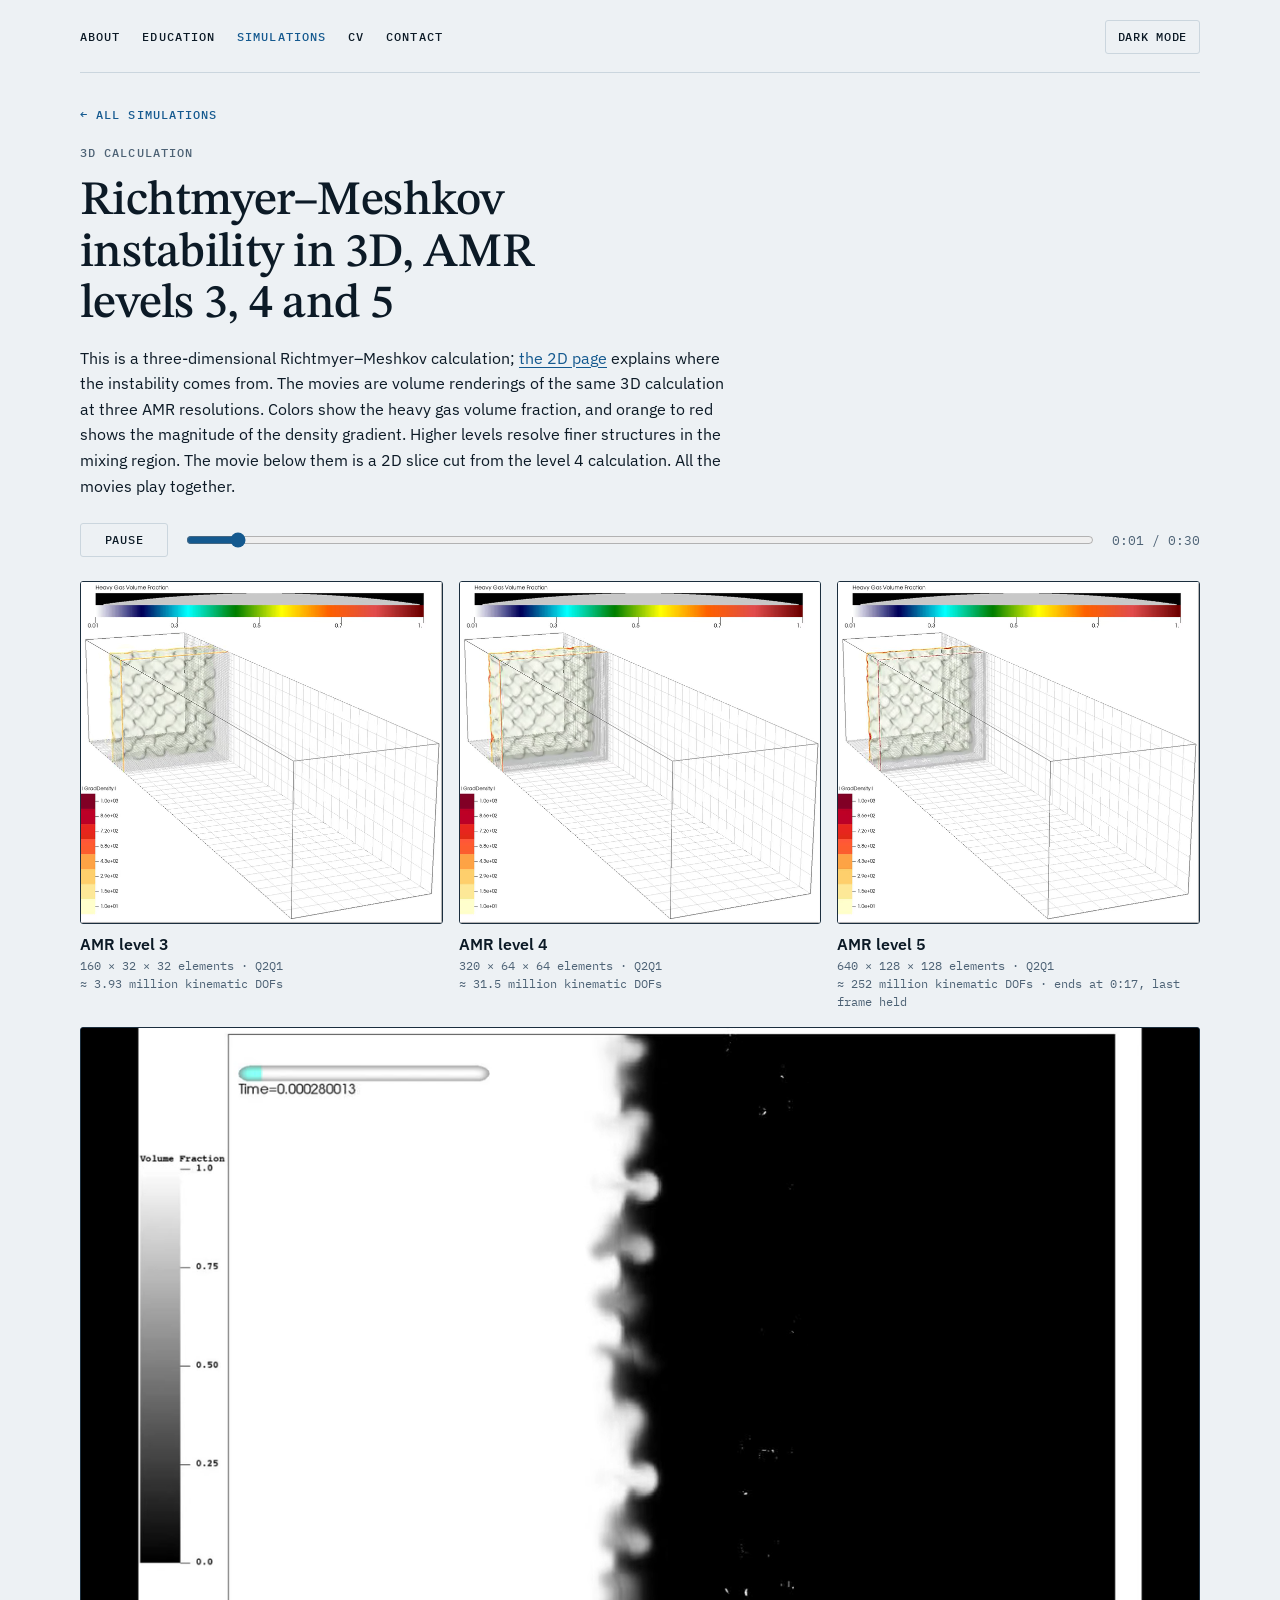
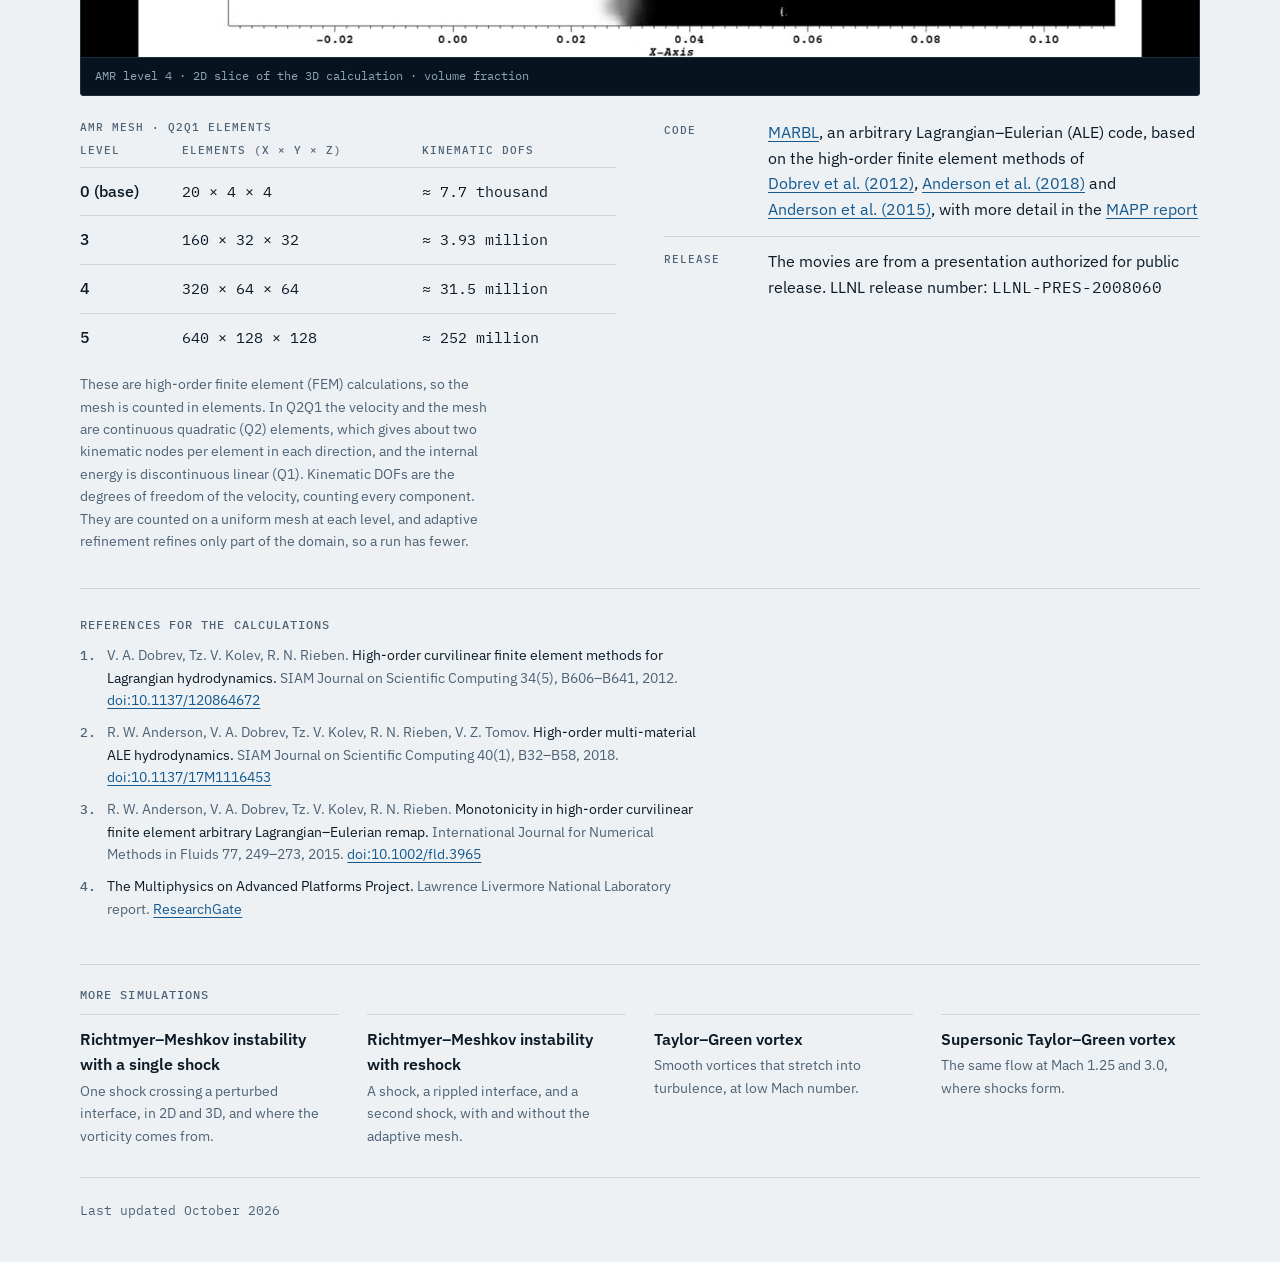
<file: richtmyer-meshkov-3d.html>
<!doctype html>
<html lang="en">
<head>
<meta charset="utf-8">
<meta name="viewport" content="width=device-width, initial-scale=1">
<title>Richtmyer–Meshkov instability in 3D · Victor's CFD Notebook</title>
<meta name="description" content="A three-dimensional Richtmyer–Meshkov instability computed with adaptive mesh refinement in MARBL, shown at three levels of refinement.">
<script>try{var t=localStorage.getItem("theme");if(t)document.documentElement.setAttribute("data-theme",t)}catch(e){}</script>
<link rel="preconnect" href="https://fonts.googleapis.com">
<link rel="preconnect" href="https://fonts.gstatic.com" crossorigin>
<link rel="stylesheet" href="https://fonts.googleapis.com/css2?family=IBM+Plex+Mono:wght@400;500&family=IBM+Plex+Sans:wght@400;500;600&family=STIX+Two+Text:ital,wght@0,400;0,500;0,600;1,400;1,500&display=swap">
<link rel="stylesheet" href="site.css">
</head>
<body>
<div class="wrap" id="top">
  <header class="top">
    <nav aria-label="Sections">
      <a href="index.html#about">About</a>
      <a href="index.html#education">Education</a>
      <a href="index.html#simulations" aria-current="true">Simulations</a>
      <a href="index.html#cv">CV</a>
      <a href="index.html#contact">Contact</a>
    </nav>
    <button class="btn" id="theme" type="button">Dark mode</button>
  </header>

  <main class="page">
    <p class="crumb"><a href="index.html#simulations">← All simulations</a></p>
    <article class="amr3d" id="amr3d" aria-labelledby="h-3d" data-sync-group>
        <div class="amr3d-head">
          <p class="label">3D calculation</p>
          <h1 class="page-title" id="h-3d">Richtmyer–Meshkov instability in 3D, AMR levels 3, 4 and 5</h1>
          <p>This is a three-dimensional Richtmyer–Meshkov calculation; <a href="richtmyer-meshkov-2d.html#mechanism">the 2D page</a> explains where the instability comes from. The movies are volume renderings of the same 3D calculation at three AMR resolutions. Colors show the heavy gas volume fraction, and orange to red shows the magnitude of the density gradient. Higher levels resolve finer structures in the mixing region. The movie below them is a 2D slice cut from the level 4 calculation. All the movies play together.</p>
        </div>
        <div class="sync" role="group" aria-label="Playback for all the movies">
          <button class="btn sync-btn" id="sync-toggle" type="button" aria-label="Play all the movies" disabled>Play</button>
          <input class="sync-range" id="sync-range" type="range" min="0" max="1000" step="1" value="0" aria-label="Scrub all the movies" disabled>
          <span class="sync-time" id="sync-time">0:00 / 0:00</span>
        </div>
        <div class="sync-media" id="sync-media">
        <div class="sync-grid" id="sync-grid">
          <figure class="sync-tile">
            <div class="plate"><video muted playsinline preload="auto" poster="assets/amr3d-level3-poster.jpg" aria-label="Volume rendering of the 3D calculation at AMR level 3"><source src="assets/amr3d-level3.mp4" type="video/mp4"><source src="assets/amr3d-level3.webm" type="video/webm"></video></div>
            <figcaption><h4>AMR level 3</h4><p class="meta">160 × 32 × 32 elements · Q2Q1<br>≈ 3.93 million kinematic DOFs<span class="sync-note"></span></p></figcaption>
          </figure>
          <figure class="sync-tile">
            <div class="plate"><video muted playsinline preload="auto" poster="assets/amr3d-level4-poster.jpg" aria-label="Volume rendering of the 3D calculation at AMR level 4"><source src="assets/amr3d-level4.mp4" type="video/mp4"><source src="assets/amr3d-level4.webm" type="video/webm"></video></div>
            <figcaption><h4>AMR level 4</h4><p class="meta">320 × 64 × 64 elements · Q2Q1<br>≈ 31.5 million kinematic DOFs<span class="sync-note"></span></p></figcaption>
          </figure>
          <figure class="sync-tile">
            <div class="plate"><video muted playsinline preload="auto" poster="assets/amr3d-level5-poster.jpg" aria-label="Volume rendering of the 3D calculation at AMR level 5"><source src="assets/amr3d-level5.mp4" type="video/mp4"><source src="assets/amr3d-level5.webm" type="video/webm"></video></div>
            <figcaption><h4>AMR level 5</h4><p class="meta">640 × 128 × 128 elements · Q2Q1<br>≈ 252 million kinematic DOFs<span class="sync-note"></span></p></figcaption>
          </figure>
        </div>
          <figure class="plate sync-wide">
            <div class="hero-media"><video muted playsinline preload="auto" poster="assets/amr3d-level4-slice-poster.jpg" aria-label="Two-dimensional slice of the 3D calculation at AMR level 4, colored by volume fraction"><source src="assets/amr3d-level4-slice.mp4" type="video/mp4"><source src="assets/amr3d-level4-slice.webm" type="video/webm"></video></div>
            <figcaption><span>AMR level 4 · 2D slice of the 3D calculation · volume fraction</span></figcaption>
          </figure>
        </div>
        <div class="amr3d-facts">
          <div class="facts-col">
            <table class="amr">
              <caption>AMR mesh · Q2Q1 elements</caption>
              <thead><tr><th scope="col">Level</th><th scope="col">Elements (x × y × z)</th><th scope="col">Kinematic DOFs</th></tr></thead>
              <tbody>
                <tr><th scope="row">0 (base)</th><td>20 × 4 × 4</td><td>≈ 7.7 thousand</td></tr>
                <tr><th scope="row">3</th><td>160 × 32 × 32</td><td>≈ 3.93 million</td></tr>
                <tr><th scope="row">4</th><td>320 × 64 × 64</td><td>≈ 31.5 million</td></tr>
                <tr><th scope="row">5</th><td>640 × 128 × 128</td><td>≈ 252 million</td></tr>
              </tbody>
            </table>
            <p class="fact-note">These are high-order finite element (FEM) calculations, so the mesh is counted in elements. In Q2Q1 the velocity and the mesh are continuous quadratic (Q2) elements, which gives about two kinematic nodes per element in each direction, and the internal energy is discontinuous linear (Q1). Kinematic DOFs are the degrees of freedom of the velocity, counting every component. They are counted on a uniform mesh at each level, and adaptive refinement refines only part of the domain, so a run has fewer.</p>
          </div>
          <dl class="prov">
            <div><dt>Code</dt><dd class="dd-refs"><a href="https://computing.llnl.gov/projects/mapp">MARBL</a>, an arbitrary Lagrangian–Eulerian (ALE) code, based on the high-order finite element methods of <a href="#ref-dobrev-2012">Dobrev et al. (2012)</a>, <a href="#ref-anderson-2018">Anderson et al. (2018)</a> and <a href="#ref-anderson-2015">Anderson et al. (2015)</a>, with more detail in the <a href="#ref-mapp">MAPP report</a></dd></div>
            <div><dt>Release</dt><dd>The movies are from a presentation authorized for public release. LLNL release number: <span class="release-num"></span></dd></div>
          </dl>
        </div>
      </article>
    <section class="refs" id="code-refs" aria-labelledby="h-refs">
        <p class="label" id="h-refs">References for the calculations</p>
        <ol>
          <li id="ref-dobrev-2012">V. A. Dobrev, Tz. V. Kolev, R. N. Rieben. <cite>High-order curvilinear finite element methods for Lagrangian hydrodynamics.</cite> SIAM Journal on Scientific Computing 34(5), B606–B641, 2012. <a href="https://doi.org/10.1137/120864672">doi:10.1137/120864672</a></li>
          <li id="ref-anderson-2018">R. W. Anderson, V. A. Dobrev, Tz. V. Kolev, R. N. Rieben, V. Z. Tomov. <cite>High-order multi-material ALE hydrodynamics.</cite> SIAM Journal on Scientific Computing 40(1), B32–B58, 2018. <a href="https://doi.org/10.1137/17M1116453">doi:10.1137/17M1116453</a></li>
          <li id="ref-anderson-2015">R. W. Anderson, V. A. Dobrev, Tz. V. Kolev, R. N. Rieben. <cite>Monotonicity in high-order curvilinear finite element arbitrary Lagrangian–Eulerian remap.</cite> International Journal for Numerical Methods in Fluids 77, 249–273, 2015. <a href="https://doi.org/10.1002/fld.3965">doi:10.1002/fld.3965</a></li>
          <li id="ref-mapp"><cite>The Multiphysics on Advanced Platforms Project.</cite> Lawrence Livermore National Laboratory report. <a href="https://www.researchgate.net/publication/357392606_The_Multiphysics_on_Advanced_Platforms_Project">ResearchGate</a></li>
        </ol>
      </section>
    <nav class="more" aria-label="Other simulations">
      <p class="label">More simulations</p>
      <ul>
        <li><a href="richtmyer-meshkov-single-shock.html"><span class="t">Richtmyer–Meshkov instability with a single shock</span><span class="d">One shock crossing a perturbed interface, in 2D and 3D, and where the vorticity comes from.</span></a></li>
        <li><a href="richtmyer-meshkov-2d.html"><span class="t">Richtmyer–Meshkov instability with reshock</span><span class="d">A shock, a rippled interface, and a second shock, with and without the adaptive mesh.</span></a></li>
        <li><a href="taylor-green.html"><span class="t">Taylor–Green vortex</span><span class="d">Smooth vortices that stretch into turbulence, at low Mach number.</span></a></li>
        <li><a href="taylor-green-supersonic.html"><span class="t">Supersonic Taylor–Green vortex</span><span class="d">The same flow at Mach 1.25 and 3.0, where shocks form.</span></a></li>
      </ul>
    </nav>
  </main>

  <footer class="foot">
    <span>Last updated October 2026</span>
  </footer>
</div>
<script src="site.js"></script>
</body>
</html>
</file>
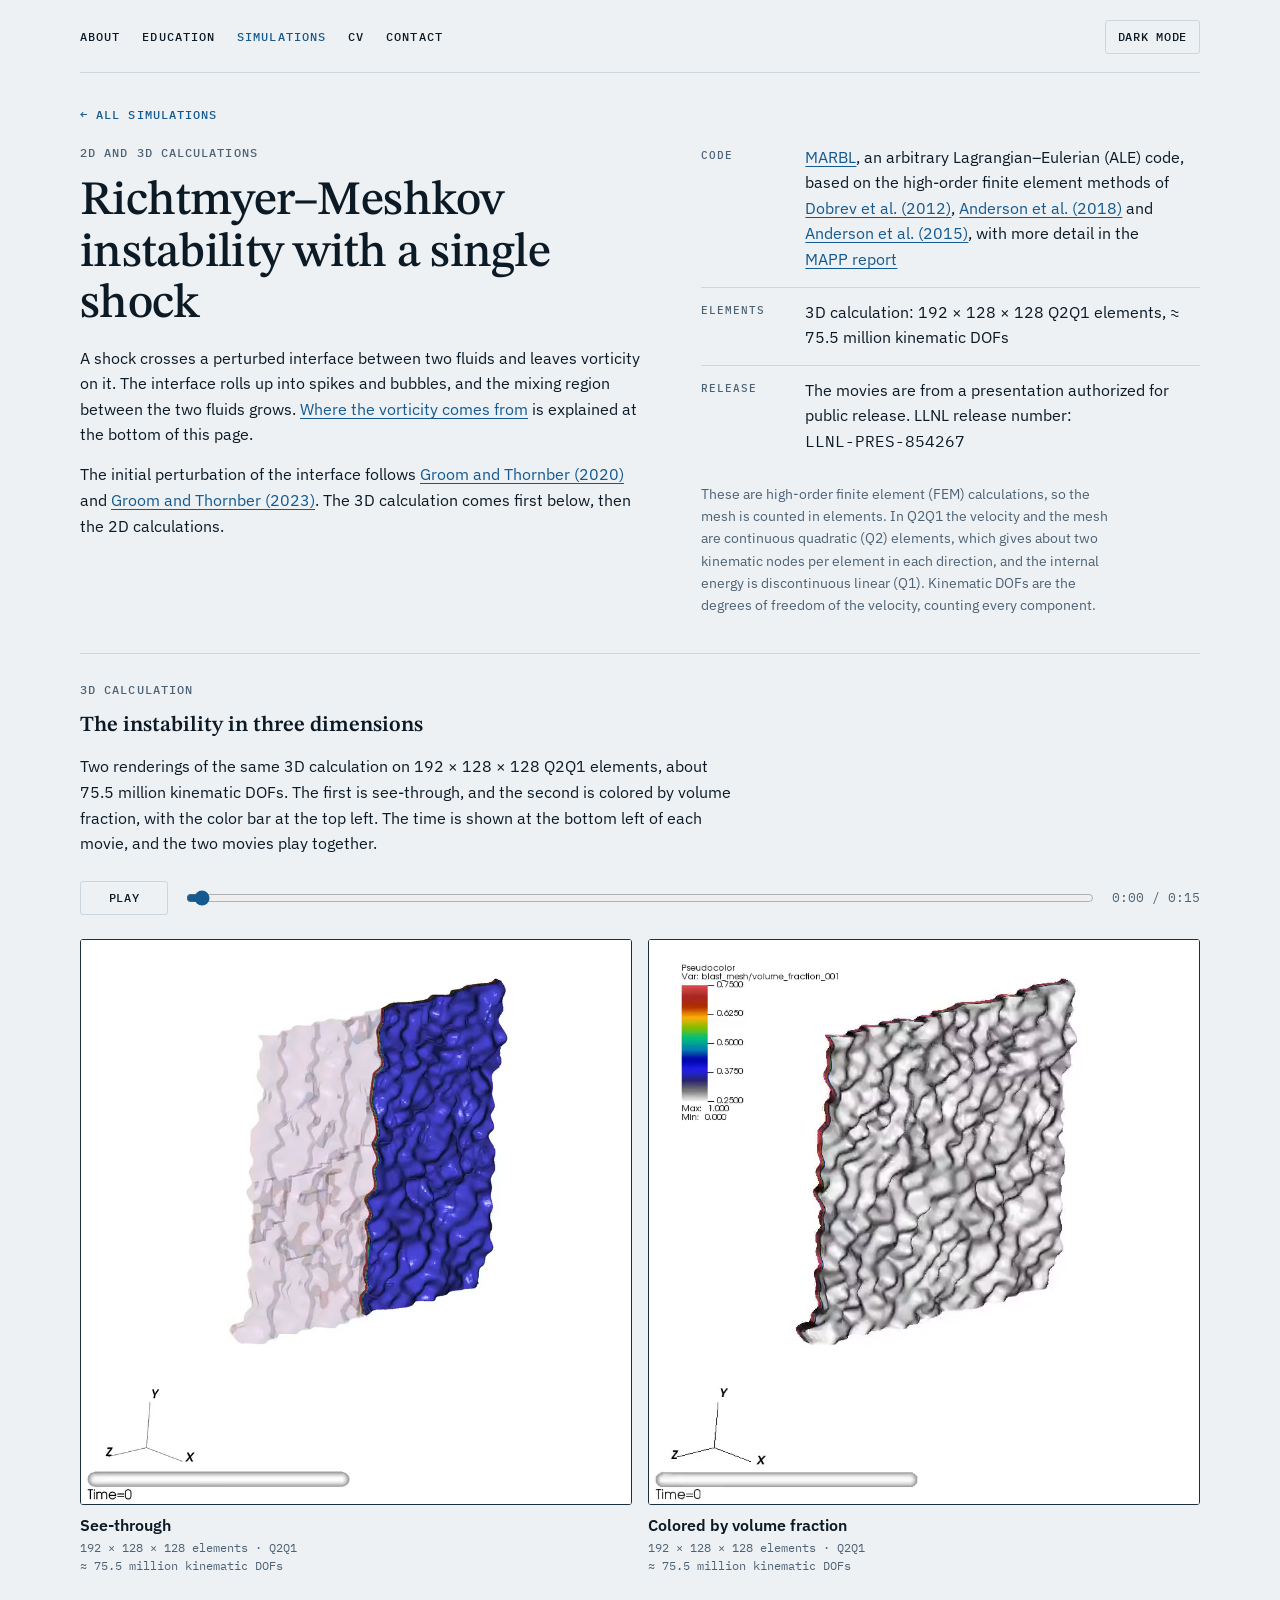
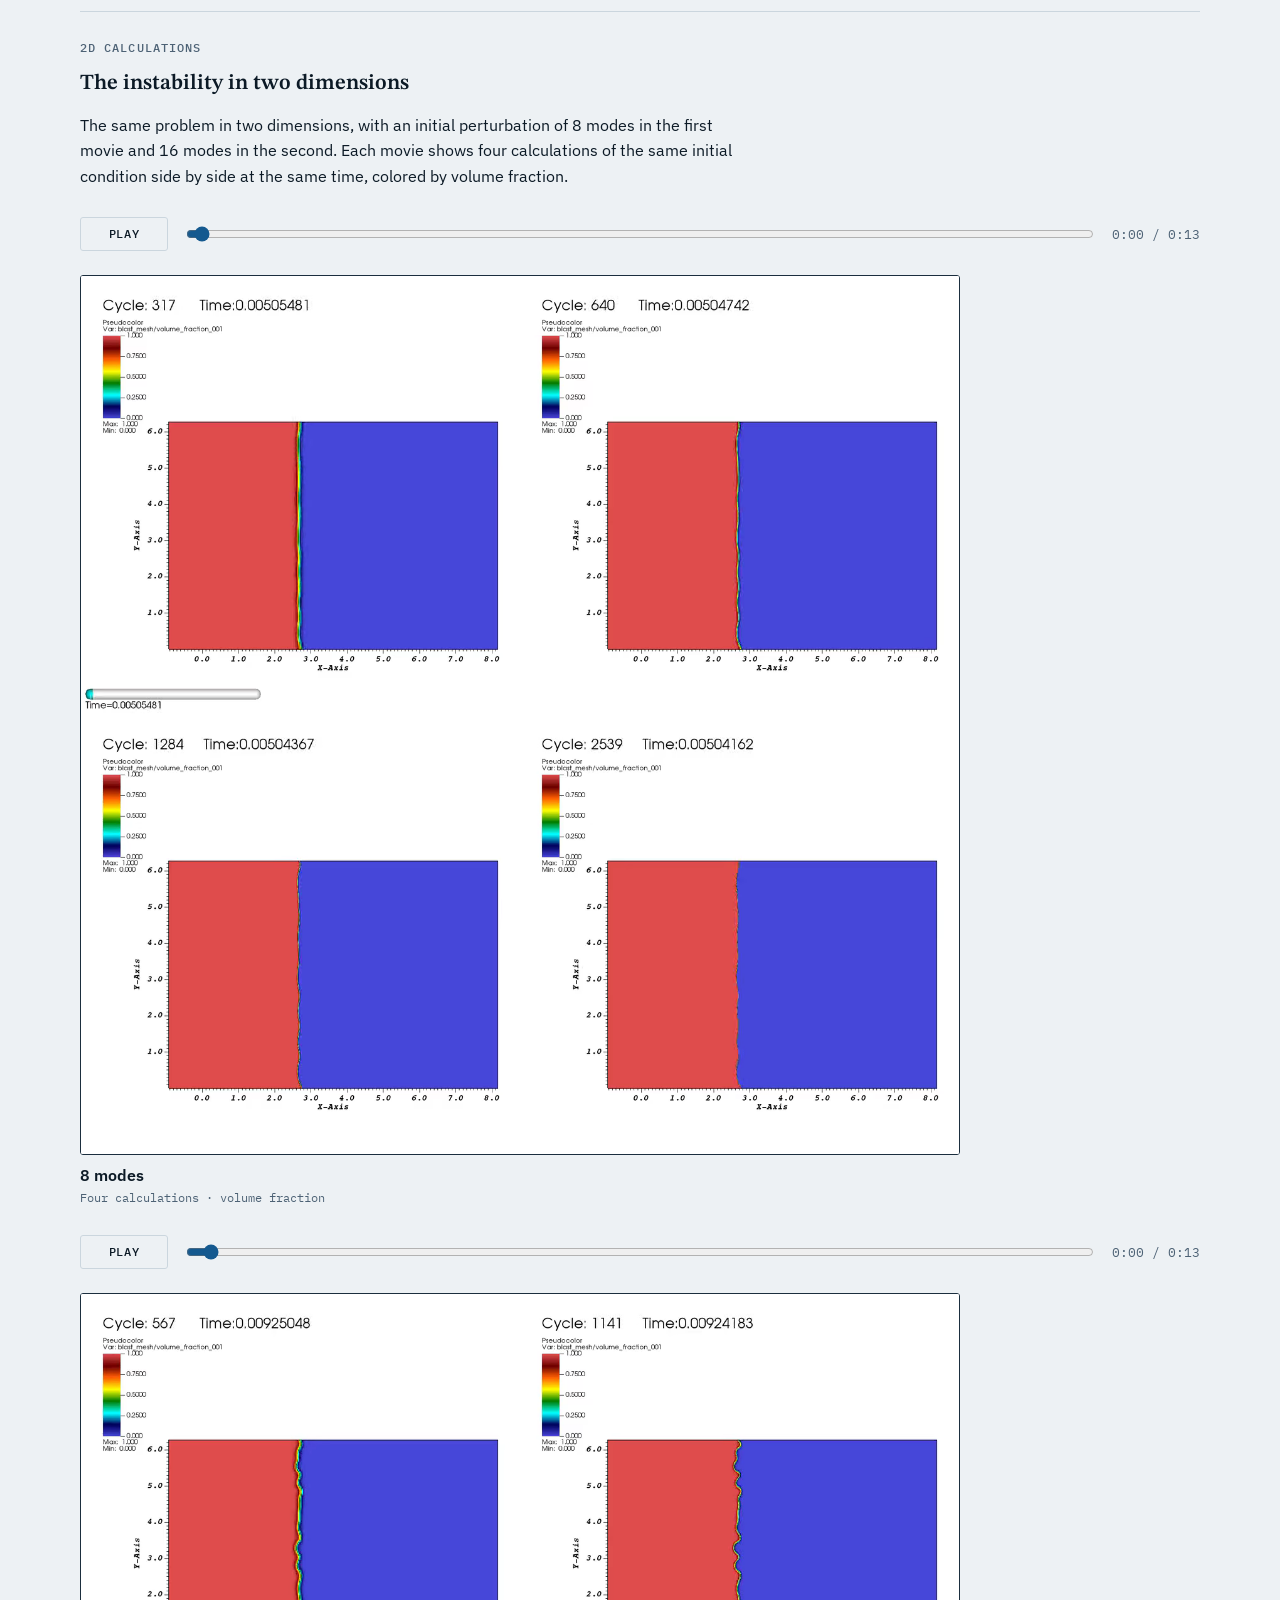
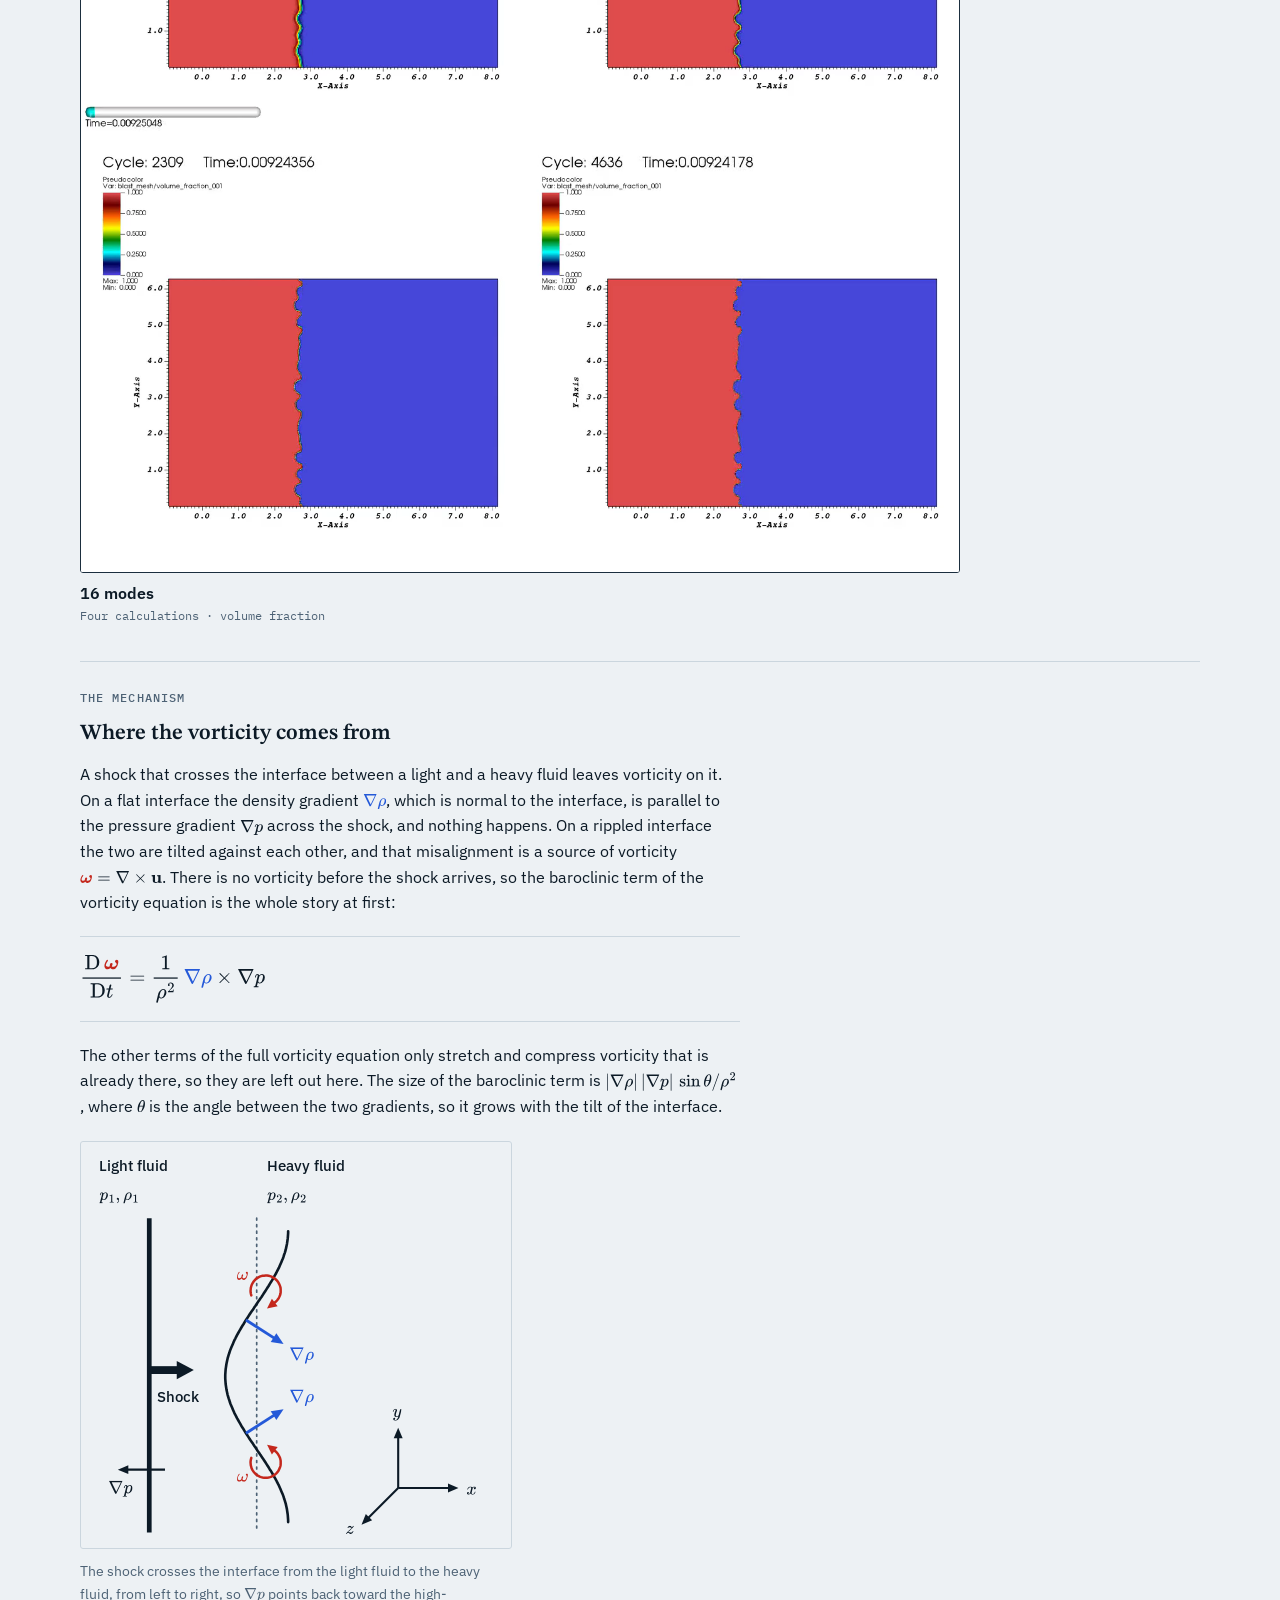
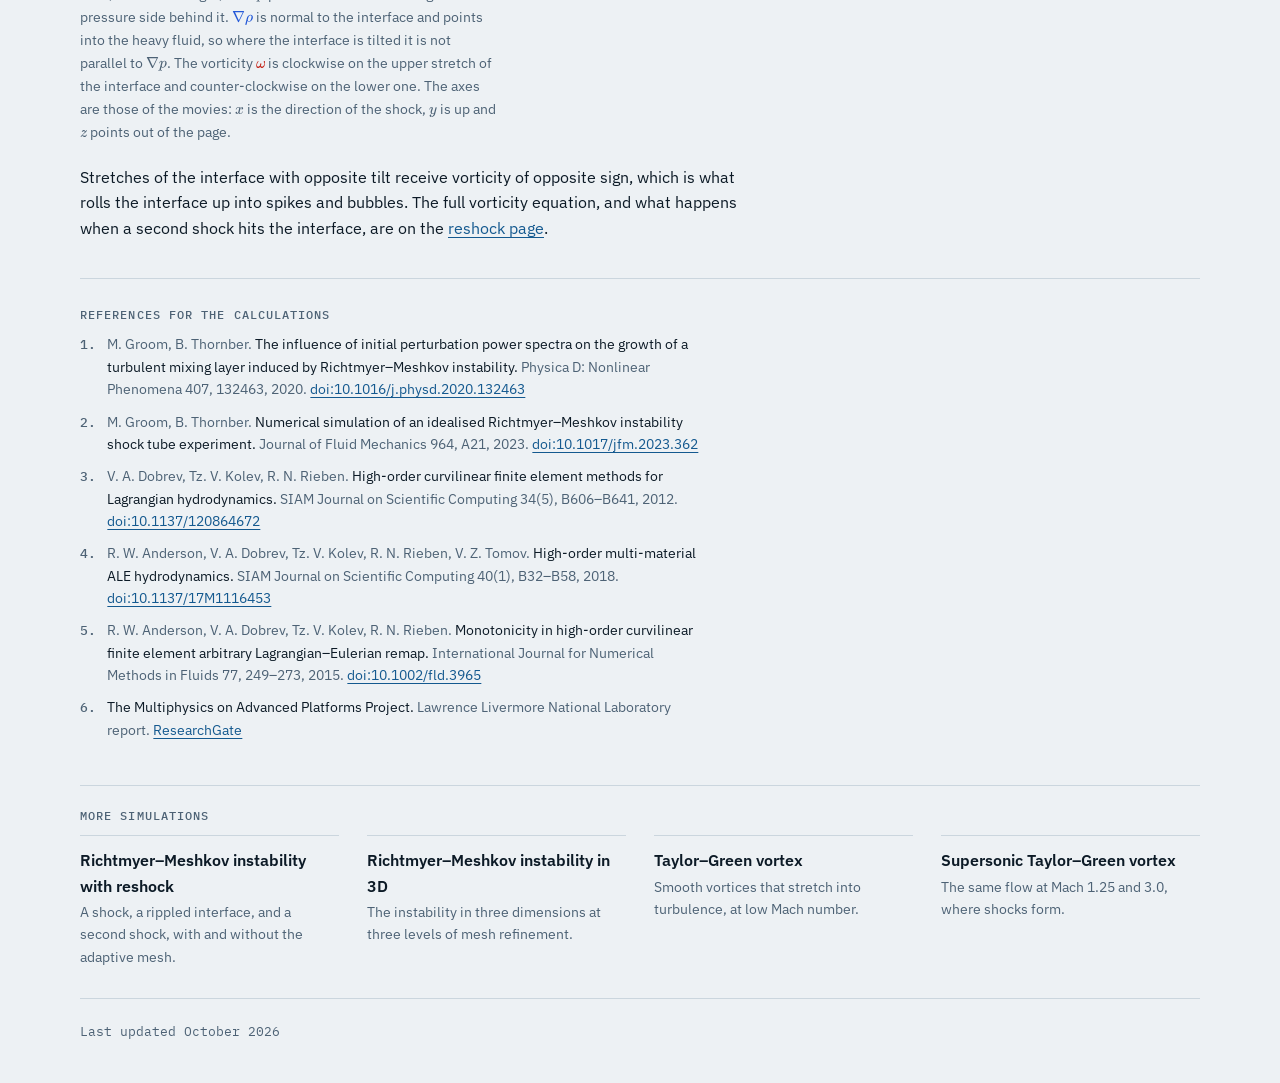
<file: richtmyer-meshkov-single-shock.html>
<!doctype html>
<html lang="en">
<head>
<meta charset="utf-8">
<meta name="viewport" content="width=device-width, initial-scale=1">
<title>Richtmyer–Meshkov instability with a single shock · Victor's CFD Notebook</title>
<meta name="description" content="A Richtmyer–Meshkov instability driven by a single shock, in two and three dimensions: movies of the interface rolling up, and where the vorticity comes from.">
<script>try{var t=localStorage.getItem("theme");if(t)document.documentElement.setAttribute("data-theme",t)}catch(e){}</script>
<link rel="preconnect" href="https://fonts.googleapis.com">
<link rel="preconnect" href="https://fonts.gstatic.com" crossorigin>
<link rel="stylesheet" href="https://fonts.googleapis.com/css2?family=IBM+Plex+Mono:wght@400;500&family=IBM+Plex+Sans:wght@400;500;600&family=STIX+Two+Text:ital,wght@0,400;0,500;0,600;1,400;1,500&display=swap">
<link rel="stylesheet" href="site.css">
</head>
<body>
<div class="wrap" id="top">
  <header class="top">
    <nav aria-label="Sections">
      <a href="index.html#about">About</a>
      <a href="index.html#education">Education</a>
      <a href="index.html#simulations" aria-current="true">Simulations</a>
      <a href="index.html#cv">CV</a>
      <a href="index.html#contact">Contact</a>
    </nav>
    <button class="btn" id="theme" type="button">Dark mode</button>
  </header>

  <main class="page">
    <p class="crumb"><a href="index.html#simulations">← All simulations</a></p>
    <article class="amr-block rmss" id="rmss" aria-labelledby="h-rmss">
        <div class="amr-copy">
          <p class="label">2D and 3D calculations</p>
          <h1 class="page-title" id="h-rmss">Richtmyer–Meshkov instability with a single shock</h1>
          <p>A shock crosses a perturbed interface between two fluids and leaves vorticity on it. The interface rolls up into spikes and bubbles, and the mixing region between the two fluids grows. <a href="#mechanism">Where the vorticity comes from</a> is explained at the bottom of this page.</p>
          <p>The initial perturbation of the interface follows <a href="#ref-groom-2020">Groom and Thornber (2020)</a> and <a href="#ref-groom-2023">Groom and Thornber (2023)</a>. The 3D calculation comes first below, then the 2D calculations.</p>
        </div>
        <div class="amr-facts">
          <dl class="prov">
            <div><dt>Code</dt><dd class="dd-refs"><a href="https://computing.llnl.gov/projects/mapp">MARBL</a>, an arbitrary Lagrangian–Eulerian (ALE) code, based on the high-order finite element methods of <a href="#ref-dobrev-2012">Dobrev et al. (2012)</a>, <a href="#ref-anderson-2018">Anderson et al. (2018)</a> and <a href="#ref-anderson-2015">Anderson et al. (2015)</a>, with more detail in the <a href="#ref-mapp">MAPP report</a></dd></div>
            <div><dt>Elements</dt><dd>3D calculation: 192 × 128 × 128 Q2Q1 elements, ≈ 75.5 million kinematic DOFs</dd></div>
            <div><dt>Release</dt><dd>The movies are from a presentation authorized for public release. LLNL release number: <span class="release-num" data-release="rmsingle"></span></dd></div>
          </dl>
          <p class="fact-note">These are high-order finite element (FEM) calculations, so the mesh is counted in elements. In Q2Q1 the velocity and the mesh are continuous quadratic (Q2) elements, which gives about two kinematic nodes per element in each direction, and the internal energy is discontinuous linear (Q1). Kinematic DOFs are the degrees of freedom of the velocity, counting every component.</p>
        </div>
      </article>

      <article class="amr3d rmss3d" id="rmss-3d" aria-labelledby="h-rmss3d">
        <div class="amr3d-head">
          <p class="label">3D calculation</p>
          <h2 id="h-rmss3d">The instability in three dimensions</h2>
          <p>Two renderings of the same 3D calculation on 192 × 128 × 128 Q2Q1 elements, about 75.5 million kinematic DOFs. The first is see-through, and the second is colored by volume fraction, with the color bar at the top left. The time is shown at the bottom left of each movie, and the two movies play together.</p>
        </div>
        <div class="sync-set" data-sync-group data-lazy>
          <div class="sync" role="group" aria-label="Playback for both 3D movies">
            <button class="btn sync-btn" id="rmss3d-toggle" type="button" aria-label="Play all the movies" disabled>Play</button>
            <input class="sync-range" id="rmss3d-range" type="range" min="0" max="1000" step="1" value="0" aria-label="Scrub all the movies" disabled>
            <span class="sync-time" id="rmss3d-time">0:00 / 0:00</span>
          </div>
          <div class="sync-media" id="rmss3d-media">
            <div class="sync-grid sync-grid--2">
              <figure class="sync-tile">
                <div class="plate"><video muted playsinline preload="none" poster="assets/rmss-3d-seethrough-poster.jpg" aria-label="See-through rendering of the 3D single-shock Richtmyer–Meshkov calculation"><source src="assets/rmss-3d-seethrough.mp4" type="video/mp4"><source src="assets/rmss-3d-seethrough.webm" type="video/webm"></video></div>
                <figcaption><h4>See-through</h4><p class="meta">192 × 128 × 128 elements · Q2Q1<br>≈ 75.5 million kinematic DOFs<span class="sync-note"></span></p></figcaption>
              </figure>
              <figure class="sync-tile">
                <div class="plate"><video muted playsinline preload="none" poster="assets/rmss-3d-colored-poster.jpg" aria-label="The 3D single-shock Richtmyer–Meshkov calculation colored by volume fraction"><source src="assets/rmss-3d-colored.mp4" type="video/mp4"><source src="assets/rmss-3d-colored.webm" type="video/webm"></video></div>
                <figcaption><h4>Colored by volume fraction</h4><p class="meta">192 × 128 × 128 elements · Q2Q1<br>≈ 75.5 million kinematic DOFs<span class="sync-note"></span></p></figcaption>
              </figure>
            </div>
          </div>
        </div>
      </article>

      <article class="amr3d rmss2d" id="rmss-2d" aria-labelledby="h-rmss2d">
        <div class="amr3d-head">
          <p class="label">2D calculations</p>
          <h2 id="h-rmss2d">The instability in two dimensions</h2>
          <p>The same problem in two dimensions, with an initial perturbation of 8 modes in the first movie and 16 modes in the second. Each movie shows four calculations of the same initial condition side by side at the same time, colored by volume fraction.</p>
          <!-- TODO: say what differs between the four panels in each 2D movie (resolution?) and add the 2D mesh sizes -->
        </div>
        <div class="sync-set" data-sync-group data-lazy>
          <div class="sync" role="group" aria-label="Playback for the 8-mode movie">
            <button class="btn sync-btn" id="rmss8-toggle" type="button" aria-label="Play the movie" disabled>Play</button>
            <input class="sync-range" id="rmss8-range" type="range" min="0" max="1000" step="1" value="0" aria-label="Scrub the movie" disabled>
            <span class="sync-time" id="rmss8-time">0:00 / 0:00</span>
          </div>
          <div class="sync-media" id="rmss8-media">
            <div class="sync-grid sync-grid--1 sync-grid--one">
              <figure class="sync-tile">
                <div class="plate"><video muted playsinline preload="none" poster="assets/rmss-2d-8modes-poster.jpg" aria-label="Four two-dimensional single-shock Richtmyer–Meshkov calculations side by side, 8-mode initial perturbation, colored by volume fraction"><source src="assets/rmss-2d-8modes.mp4" type="video/mp4"><source src="assets/rmss-2d-8modes.webm" type="video/webm"></video></div>
                <figcaption><h4>8 modes</h4><p class="meta">Four calculations · volume fraction<span class="sync-note"></span></p></figcaption>
              </figure>
            </div>
          </div>
        </div>
        <div class="sync-set" data-sync-group data-lazy>
          <div class="sync" role="group" aria-label="Playback for the 16-mode movie">
            <button class="btn sync-btn" id="rmss16-toggle" type="button" aria-label="Play the movie" disabled>Play</button>
            <input class="sync-range" id="rmss16-range" type="range" min="0" max="1000" step="1" value="0" aria-label="Scrub the movie" disabled>
            <span class="sync-time" id="rmss16-time">0:00 / 0:00</span>
          </div>
          <div class="sync-media" id="rmss16-media">
            <div class="sync-grid sync-grid--1 sync-grid--one">
              <figure class="sync-tile">
                <div class="plate"><video muted playsinline preload="none" poster="assets/rmss-2d-16modes-poster.jpg" aria-label="Four two-dimensional single-shock Richtmyer–Meshkov calculations side by side, 16-mode initial perturbation, colored by volume fraction"><source src="assets/rmss-2d-16modes.mp4" type="video/mp4"><source src="assets/rmss-2d-16modes.webm" type="video/webm"></video></div>
                <figcaption><h4>16 modes</h4><p class="meta">Four calculations · volume fraction<span class="sync-note"></span></p></figcaption>
              </figure>
            </div>
          </div>
        </div>
      </article>

      <article class="mech" id="mechanism" aria-labelledby="h-mech-ss">
        <div class="mech-copy">
          <p class="label">The mechanism</p>
          <h2 id="h-mech-ss">Where the vorticity comes from</h2>
          <p>A shock that crosses the interface between a light and a heavy fluid leaves vorticity on it. On a flat interface the density gradient <svg class="tex-svg" role="img" aria-label="gradient of density" data-tex="\class{c-grad}{\nabla\rho}" focusable="false" xmlns="http://www.w3.org/2000/svg" width="1.350em" height="0.899em" viewBox="0 -683 1350 899" style="vertical-align:-0.216em"><g stroke="currentColor" fill="currentColor" stroke-width="0" transform="scale(1,-1)"><g><g class=" c-grad"><g><path d="M46 676Q46 679 51 683H781Q786 679 786 676Q786 674 617 326T444 -26Q439 -33 416 -33T388 -26Q385 -22 216 326T46 676ZM697 596Q697 597 445 597T193 596Q195 591 319 336T445 80L697 596Z"></path></g><g transform="translate(833,0)"><path d="M58 -216Q25 -216 23 -186Q23 -176 73 26T127 234Q143 289 182 341Q252 427 341 441Q343 441 349 441T359 442Q432 442 471 394T510 276Q510 219 486 165T425 74T345 13T266 -10H255H248Q197 -10 165 35L160 41L133 -71Q108 -168 104 -181T92 -202Q76 -216 58 -216ZM424 322Q424 359 407 382T357 405Q322 405 287 376T231 300Q217 269 193 170L176 102Q193 26 260 26Q298 26 334 62Q367 92 389 158T418 266T424 322Z"></path></g></g></g></g></svg>, which is normal to the interface, is parallel to the pressure gradient <svg class="tex-svg" role="img" aria-label="gradient of pressure" data-tex="\nabla p" focusable="false" xmlns="http://www.w3.org/2000/svg" width="1.336em" height="0.877em" viewBox="0 -683 1336 877" style="vertical-align:-0.194em"><g stroke="currentColor" fill="currentColor" stroke-width="0" transform="scale(1,-1)"><g><g><path d="M46 676Q46 679 51 683H781Q786 679 786 676Q786 674 617 326T444 -26Q439 -33 416 -33T388 -26Q385 -22 216 326T46 676ZM697 596Q697 597 445 597T193 596Q195 591 319 336T445 80L697 596Z"></path></g><g transform="translate(833,0)"><path d="M23 287Q24 290 25 295T30 317T40 348T55 381T75 411T101 433T134 442Q209 442 230 378L240 387Q302 442 358 442Q423 442 460 395T497 281Q497 173 421 82T249 -10Q227 -10 210 -4Q199 1 187 11T168 28L161 36Q160 35 139 -51T118 -138Q118 -144 126 -145T163 -148H188Q194 -155 194 -157T191 -175Q188 -187 185 -190T172 -194Q170 -194 161 -194T127 -193T65 -192Q-5 -192 -24 -194H-32Q-39 -187 -39 -183Q-37 -156 -26 -148H-6Q28 -147 33 -136Q36 -130 94 103T155 350Q156 355 156 364Q156 405 131 405Q109 405 94 377T71 316T59 280Q57 278 43 278H29Q23 284 23 287ZM178 102Q200 26 252 26Q282 26 310 49T356 107Q374 141 392 215T411 325V331Q411 405 350 405Q339 405 328 402T306 393T286 380T269 365T254 350T243 336T235 326L232 322Q232 321 229 308T218 264T204 212Q178 106 178 102Z"></path></g></g></g></svg> across the shock, and nothing happens. On a rippled interface the two are tilted against each other, and that misalignment is a source of vorticity <svg class="tex-svg" role="img" aria-label="omega equals the curl of u" data-tex="\class{c-vort}{\boldsymbol{\omega}}=\nabla\times\mathbf{u}" focusable="false" xmlns="http://www.w3.org/2000/svg" width="4.746em" height="0.765em" viewBox="0 -683 4746 765" style="vertical-align:-0.082em"><g stroke="currentColor" fill="currentColor" stroke-width="0" transform="scale(1,-1)"><g><g class=" c-vort"><path d="M532 367Q532 399 559 426T618 453Q645 453 668 430T691 357Q691 319 677 261T649 171Q640 149 626 125T586 68T521 14T438 -7Q401 -7 372 7T333 30T311 57Q246 -8 165 -8Q119 -8 82 19T30 102Q24 126 24 163V178Q24 210 37 255Q61 346 118 424Q141 451 161 451Q174 451 184 443T194 419Q194 402 179 387Q91 273 91 206Q91 159 122 138T189 117T281 145V173Q283 223 294 253Q304 276 323 289T364 303Q386 303 400 287T415 250Q415 219 385 157L378 144Q378 142 388 136T419 124T462 117Q522 117 566 165T610 255Q610 288 561 320Q532 337 532 367Z"></path></g><g transform="translate(995.8,0)"><path d="M56 347Q56 360 70 367H707Q722 359 722 347Q722 336 708 328L390 327H72Q56 332 56 347ZM56 153Q56 168 72 173H708Q722 163 722 153Q722 140 707 133H70Q56 140 56 153Z"></path></g><g transform="translate(2051.6,0)"><path d="M46 676Q46 679 51 683H781Q786 679 786 676Q786 674 617 326T444 -26Q439 -33 416 -33T388 -26Q385 -22 216 326T46 676ZM697 596Q697 597 445 597T193 596Q195 591 319 336T445 80L697 596Z"></path></g><g transform="translate(3106.8,0)"><path d="M630 29Q630 9 609 9Q604 9 587 25T493 118L389 222L284 117Q178 13 175 11Q171 9 168 9Q160 9 154 15T147 29Q147 36 161 51T255 146L359 250L255 354Q174 435 161 449T147 471Q147 480 153 485T168 490Q173 490 175 489Q178 487 284 383L389 278L493 382Q570 459 587 475T609 491Q630 491 630 471Q630 464 620 453T522 355L418 250L522 145Q606 61 618 48T630 29Z"></path></g><g transform="translate(4107,0)"><g><path d="M40 442L134 446Q228 450 229 450H235V273V165Q235 90 238 74T254 52Q268 46 304 46H319Q352 46 380 67T419 121L420 123Q424 135 425 199Q425 201 425 207Q425 233 425 249V316Q425 354 423 363T410 376Q396 380 369 380H356V442L554 450V267Q554 84 556 79Q561 62 610 62H623V31Q623 0 622 0Q603 0 527 -3T432 -6Q431 -6 431 25V56L420 45Q373 6 332 -1Q313 -6 281 -6Q208 -6 165 14T109 87L107 98L106 230Q106 358 104 366Q96 380 50 380H37V442H40Z"></path></g></g></g></g></svg>. There is no vorticity before the shock arrives, so the baroclinic term of the vorticity equation is the whole story at first:</p>
          <div class="eq"><svg class="tex-svg" role="img" aria-label="D omega over D t equals one over rho squared times grad rho cross grad p." data-tex="\frac{\mathrm{D}\,\class{c-vort}{\boldsymbol{\omega}}}{\mathrm{D}t} = \frac{1}{\rho^{2}}\,\class{c-grad}{\nabla\rho}\times\nabla p" focusable="false" xmlns="http://www.w3.org/2000/svg" width="8.892em" height="2.295em" viewBox="0 -1359 8891.6 2294.9" style="vertical-align:-0.936em"><g stroke="currentColor" fill="currentColor" stroke-width="0" transform="scale(1,-1)"><g><g><g transform="translate(220,676)"><g><g><path d="M130 622Q123 629 119 631T103 634T60 637H27V683H228Q399 682 419 682T461 676Q504 667 546 641T626 573T685 470T708 336Q708 210 634 116T442 3Q429 1 228 0H27V46H60Q102 47 111 49T130 61V622ZM593 338Q593 439 571 501T493 602Q439 637 355 637H322H294Q238 637 234 628Q231 624 231 344Q231 62 232 59Q233 49 248 48T339 46H350Q456 46 515 95Q561 133 577 191T593 338Z"></path></g></g><g transform="translate(764,0)"><g></g></g><g class=" c-vort" transform="translate(931,0)"><path d="M532 367Q532 399 559 426T618 453Q645 453 668 430T691 357Q691 319 677 261T649 171Q640 149 626 125T586 68T521 14T438 -7Q401 -7 372 7T333 30T311 57Q246 -8 165 -8Q119 -8 82 19T30 102Q24 126 24 163V178Q24 210 37 255Q61 346 118 424Q141 451 161 451Q174 451 184 443T194 419Q194 402 179 387Q91 273 91 206Q91 159 122 138T189 117T281 145V173Q283 223 294 253Q304 276 323 289T364 303Q386 303 400 287T415 250Q415 219 385 157L378 144Q378 142 388 136T419 124T462 117Q522 117 566 165T610 255Q610 288 561 320Q532 337 532 367Z"></path></g></g><g transform="translate(482,-686)"><g><g><path d="M130 622Q123 629 119 631T103 634T60 637H27V683H228Q399 682 419 682T461 676Q504 667 546 641T626 573T685 470T708 336Q708 210 634 116T442 3Q429 1 228 0H27V46H60Q102 47 111 49T130 61V622ZM593 338Q593 439 571 501T493 602Q439 637 355 637H322H294Q238 637 234 628Q231 624 231 344Q231 62 232 59Q233 49 248 48T339 46H350Q456 46 515 95Q561 133 577 191T593 338Z"></path></g></g><g transform="translate(764,0)"><path d="M26 385Q19 392 19 395Q19 399 22 411T27 425Q29 430 36 430T87 431H140L159 511Q162 522 166 540T173 566T179 586T187 603T197 615T211 624T229 626Q247 625 254 615T261 596Q261 589 252 549T232 470L222 433Q222 431 272 431H323Q330 424 330 420Q330 398 317 385H210L174 240Q135 80 135 68Q135 26 162 26Q197 26 230 60T283 144Q285 150 288 151T303 153H307Q322 153 322 145Q322 142 319 133Q314 117 301 95T267 48T216 6T155 -11Q125 -11 98 4T59 56Q57 64 57 83V101L92 241Q127 382 128 383Q128 385 77 385H26Z"></path></g></g><rect width="1849" height="60" x="120" y="220"></rect></g><g transform="translate(2366.8,0)"><path d="M56 347Q56 360 70 367H707Q722 359 722 347Q722 336 708 328L390 327H72Q56 332 56 347ZM56 153Q56 168 72 173H708Q722 163 722 153Q722 140 707 133H70Q56 140 56 153Z"></path></g><g transform="translate(3422.6,0)"><g transform="translate(446.8,676)"><path d="M213 578L200 573Q186 568 160 563T102 556H83V602H102Q149 604 189 617T245 641T273 663Q275 666 285 666Q294 666 302 660V361L303 61Q310 54 315 52T339 48T401 46H427V0H416Q395 3 257 3Q121 3 100 0H88V46H114Q136 46 152 46T177 47T193 50T201 52T207 57T213 61V578Z"></path></g><g transform="translate(220,-719.9)"><g><path d="M58 -216Q25 -216 23 -186Q23 -176 73 26T127 234Q143 289 182 341Q252 427 341 441Q343 441 349 441T359 442Q432 442 471 394T510 276Q510 219 486 165T425 74T345 13T266 -10H255H248Q197 -10 165 35L160 41L133 -71Q108 -168 104 -181T92 -202Q76 -216 58 -216ZM424 322Q424 359 407 382T357 405Q322 405 287 376T231 300Q217 269 193 170L176 102Q193 26 260 26Q298 26 334 62Q367 92 389 158T418 266T424 322Z"></path></g><g transform="translate(550,289) scale(0.707)"><g><path d="M109 429Q82 429 66 447T50 491Q50 562 103 614T235 666Q326 666 387 610T449 465Q449 422 429 383T381 315T301 241Q265 210 201 149L142 93L218 92Q375 92 385 97Q392 99 409 186V189H449V186Q448 183 436 95T421 3V0H50V19V31Q50 38 56 46T86 81Q115 113 136 137Q145 147 170 174T204 211T233 244T261 278T284 308T305 340T320 369T333 401T340 431T343 464Q343 527 309 573T212 619Q179 619 154 602T119 569T109 550Q109 549 114 549Q132 549 151 535T170 489Q170 464 154 447T109 429Z"></path></g></g></g><rect width="1153.6" height="60" x="120" y="220"></rect></g><g transform="translate(4816.1,0)"><g></g></g><g class=" c-grad" transform="translate(4983.1,0)"><g><path d="M46 676Q46 679 51 683H781Q786 679 786 676Q786 674 617 326T444 -26Q439 -33 416 -33T388 -26Q385 -22 216 326T46 676ZM697 596Q697 597 445 597T193 596Q195 591 319 336T445 80L697 596Z"></path></g><g transform="translate(833,0)"><path d="M58 -216Q25 -216 23 -186Q23 -176 73 26T127 234Q143 289 182 341Q252 427 341 441Q343 441 349 441T359 442Q432 442 471 394T510 276Q510 219 486 165T425 74T345 13T266 -10H255H248Q197 -10 165 35L160 41L133 -71Q108 -168 104 -181T92 -202Q76 -216 58 -216ZM424 322Q424 359 407 382T357 405Q322 405 287 376T231 300Q217 269 193 170L176 102Q193 26 260 26Q298 26 334 62Q367 92 389 158T418 266T424 322Z"></path></g></g><g transform="translate(6555.3,0)"><path d="M630 29Q630 9 609 9Q604 9 587 25T493 118L389 222L284 117Q178 13 175 11Q171 9 168 9Q160 9 154 15T147 29Q147 36 161 51T255 146L359 250L255 354Q174 435 161 449T147 471Q147 480 153 485T168 490Q173 490 175 489Q178 487 284 383L389 278L493 382Q570 459 587 475T609 491Q630 491 630 471Q630 464 620 453T522 355L418 250L522 145Q606 61 618 48T630 29Z"></path></g><g transform="translate(7555.6,0)"><path d="M46 676Q46 679 51 683H781Q786 679 786 676Q786 674 617 326T444 -26Q439 -33 416 -33T388 -26Q385 -22 216 326T46 676ZM697 596Q697 597 445 597T193 596Q195 591 319 336T445 80L697 596Z"></path></g><g transform="translate(8388.6,0)"><path d="M23 287Q24 290 25 295T30 317T40 348T55 381T75 411T101 433T134 442Q209 442 230 378L240 387Q302 442 358 442Q423 442 460 395T497 281Q497 173 421 82T249 -10Q227 -10 210 -4Q199 1 187 11T168 28L161 36Q160 35 139 -51T118 -138Q118 -144 126 -145T163 -148H188Q194 -155 194 -157T191 -175Q188 -187 185 -190T172 -194Q170 -194 161 -194T127 -193T65 -192Q-5 -192 -24 -194H-32Q-39 -187 -39 -183Q-37 -156 -26 -148H-6Q28 -147 33 -136Q36 -130 94 103T155 350Q156 355 156 364Q156 405 131 405Q109 405 94 377T71 316T59 280Q57 278 43 278H29Q23 284 23 287ZM178 102Q200 26 252 26Q282 26 310 49T356 107Q374 141 392 215T411 325V331Q411 405 350 405Q339 405 328 402T306 393T286 380T269 365T254 350T243 336T235 326L232 322Q232 321 229 308T218 264T204 212Q178 106 178 102Z"></path></g></g></g></svg></div>
          <p>The other terms of the full vorticity equation only stretch and compress vorticity that is already there, so they are left out here. The size of the baroclinic term is <svg class="tex-svg" role="img" aria-label="magnitude of grad rho times magnitude of grad p times sine theta, over rho squared" data-tex="|\nabla\rho|\,|\nabla p|\,\sin\theta/\rho^{2}" focusable="false" xmlns="http://www.w3.org/2000/svg" width="7.616em" height="1.084em" viewBox="0 -833.9 7615.9 1083.9" style="vertical-align:-0.250em"><g stroke="currentColor" fill="currentColor" stroke-width="0" transform="scale(1,-1)"><g><g transform="translate(0 -0.5)"><path d="M139 -249H137Q125 -249 119 -235V251L120 737Q130 750 139 750Q152 750 159 735V-235Q151 -249 141 -249H139Z"></path></g><g transform="translate(278,0)"><path d="M46 676Q46 679 51 683H781Q786 679 786 676Q786 674 617 326T444 -26Q439 -33 416 -33T388 -26Q385 -22 216 326T46 676ZM697 596Q697 597 445 597T193 596Q195 591 319 336T445 80L697 596Z"></path></g><g transform="translate(1111,0)"><path d="M58 -216Q25 -216 23 -186Q23 -176 73 26T127 234Q143 289 182 341Q252 427 341 441Q343 441 349 441T359 442Q432 442 471 394T510 276Q510 219 486 165T425 74T345 13T266 -10H255H248Q197 -10 165 35L160 41L133 -71Q108 -168 104 -181T92 -202Q76 -216 58 -216ZM424 322Q424 359 407 382T357 405Q322 405 287 376T231 300Q217 269 193 170L176 102Q193 26 260 26Q298 26 334 62Q367 92 389 158T418 266T424 322Z"></path></g><g transform="translate(1628,0) translate(0 -0.5)"><path d="M139 -249H137Q125 -249 119 -235V251L120 737Q130 750 139 750Q152 750 159 735V-235Q151 -249 141 -249H139Z"></path></g><g transform="translate(1906,0)"><g></g></g><g transform="translate(2073,0) translate(0 -0.5)"><path d="M139 -249H137Q125 -249 119 -235V251L120 737Q130 750 139 750Q152 750 159 735V-235Q151 -249 141 -249H139Z"></path></g><g transform="translate(2351,0)"><path d="M46 676Q46 679 51 683H781Q786 679 786 676Q786 674 617 326T444 -26Q439 -33 416 -33T388 -26Q385 -22 216 326T46 676ZM697 596Q697 597 445 597T193 596Q195 591 319 336T445 80L697 596Z"></path></g><g transform="translate(3184,0)"><path d="M23 287Q24 290 25 295T30 317T40 348T55 381T75 411T101 433T134 442Q209 442 230 378L240 387Q302 442 358 442Q423 442 460 395T497 281Q497 173 421 82T249 -10Q227 -10 210 -4Q199 1 187 11T168 28L161 36Q160 35 139 -51T118 -138Q118 -144 126 -145T163 -148H188Q194 -155 194 -157T191 -175Q188 -187 185 -190T172 -194Q170 -194 161 -194T127 -193T65 -192Q-5 -192 -24 -194H-32Q-39 -187 -39 -183Q-37 -156 -26 -148H-6Q28 -147 33 -136Q36 -130 94 103T155 350Q156 355 156 364Q156 405 131 405Q109 405 94 377T71 316T59 280Q57 278 43 278H29Q23 284 23 287ZM178 102Q200 26 252 26Q282 26 310 49T356 107Q374 141 392 215T411 325V331Q411 405 350 405Q339 405 328 402T306 393T286 380T269 365T254 350T243 336T235 326L232 322Q232 321 229 308T218 264T204 212Q178 106 178 102Z"></path></g><g transform="translate(3687,0) translate(0 -0.5)"><path d="M139 -249H137Q125 -249 119 -235V251L120 737Q130 750 139 750Q152 750 159 735V-235Q151 -249 141 -249H139Z"></path></g><g transform="translate(3965,0)"><g></g></g><g transform="translate(4298.7,0)"><path d="M295 316Q295 356 268 385T190 414Q154 414 128 401Q98 382 98 349Q97 344 98 336T114 312T157 287Q175 282 201 278T245 269T277 256Q294 248 310 236T342 195T359 133Q359 71 321 31T198 -10H190Q138 -10 94 26L86 19L77 10Q71 4 65 -1L54 -11H46H42Q39 -11 33 -5V74V132Q33 153 35 157T45 162H54Q66 162 70 158T75 146T82 119T101 77Q136 26 198 26Q295 26 295 104Q295 133 277 151Q257 175 194 187T111 210Q75 227 54 256T33 318Q33 357 50 384T93 424T143 442T187 447H198Q238 447 268 432L283 424L292 431Q302 440 314 448H322H326Q329 448 335 442V310L329 304H301Q295 310 295 316Z"></path><path d="M69 609Q69 637 87 653T131 669Q154 667 171 652T188 609Q188 579 171 564T129 549Q104 549 87 564T69 609ZM247 0Q232 3 143 3Q132 3 106 3T56 1L34 0H26V46H42Q70 46 91 49Q100 53 102 60T104 102V205V293Q104 345 102 359T88 378Q74 385 41 385H30V408Q30 431 32 431L42 432Q52 433 70 434T106 436Q123 437 142 438T171 441T182 442H185V62Q190 52 197 50T232 46H255V0H247Z" transform="translate(394,0)"></path><path d="M41 46H55Q94 46 102 60V68Q102 77 102 91T102 122T103 161T103 203Q103 234 103 269T102 328V351Q99 370 88 376T43 385H25V408Q25 431 27 431L37 432Q47 433 65 434T102 436Q119 437 138 438T167 441T178 442H181V402Q181 364 182 364T187 369T199 384T218 402T247 421T285 437Q305 442 336 442Q450 438 463 329Q464 322 464 190V104Q464 66 466 59T477 49Q498 46 526 46H542V0H534L510 1Q487 2 460 2T422 3Q319 3 310 0H302V46H318Q379 46 379 62Q380 64 380 200Q379 335 378 343Q372 371 358 385T334 402T308 404Q263 404 229 370Q202 343 195 315T187 232V168V108Q187 78 188 68T191 55T200 49Q221 46 249 46H265V0H257L234 1Q210 2 183 2T145 3Q42 3 33 0H25V46H41Z" transform="translate(672,0)"></path></g><g transform="translate(5526.7,0)"><path d=""></path></g><g transform="translate(5693.3,0)"><path d="M35 200Q35 302 74 415T180 610T319 704Q320 704 327 704T339 705Q393 701 423 656Q462 596 462 495Q462 380 417 261T302 66T168 -10H161Q125 -10 99 10T60 63T41 130T35 200ZM383 566Q383 668 330 668Q294 668 260 623T204 521T170 421T157 371Q206 370 254 370L351 371Q352 372 359 404T375 484T383 566ZM113 132Q113 26 166 26Q181 26 198 36T239 74T287 161T335 307L340 324H145Q145 321 136 286T120 208T113 132Z"></path></g><g transform="translate(6162.3,0)"><g><path d="M423 750Q432 750 438 744T444 730Q444 725 271 248T92 -240Q85 -250 75 -250Q68 -250 62 -245T56 -231Q56 -221 230 257T407 740Q411 750 423 750Z"></path></g></g><g transform="translate(6662.3,0)"><g><path d="M58 -216Q25 -216 23 -186Q23 -176 73 26T127 234Q143 289 182 341Q252 427 341 441Q343 441 349 441T359 442Q432 442 471 394T510 276Q510 219 486 165T425 74T345 13T266 -10H255H248Q197 -10 165 35L160 41L133 -71Q108 -168 104 -181T92 -202Q76 -216 58 -216ZM424 322Q424 359 407 382T357 405Q322 405 287 376T231 300Q217 269 193 170L176 102Q193 26 260 26Q298 26 334 62Q367 92 389 158T418 266T424 322Z"></path></g><g transform="translate(550,363) scale(0.707)"><g><path d="M109 429Q82 429 66 447T50 491Q50 562 103 614T235 666Q326 666 387 610T449 465Q449 422 429 383T381 315T301 241Q265 210 201 149L142 93L218 92Q375 92 385 97Q392 99 409 186V189H449V186Q448 183 436 95T421 3V0H50V19V31Q50 38 56 46T86 81Q115 113 136 137Q145 147 170 174T204 211T233 244T261 278T284 308T305 340T320 369T333 401T340 431T343 464Q343 527 309 573T212 619Q179 619 154 602T119 569T109 550Q109 549 114 549Q132 549 151 535T170 489Q170 464 154 447T109 429Z"></path></g></g></g></g></g></svg>, where <svg class="tex-svg" role="img" aria-label="theta" data-tex="\theta" focusable="false" xmlns="http://www.w3.org/2000/svg" width="0.469em" height="0.715em" viewBox="0 -705 469 715" style="vertical-align:-0.010em"><g stroke="currentColor" fill="currentColor" stroke-width="0" transform="scale(1,-1)"><g><g><path d="M35 200Q35 302 74 415T180 610T319 704Q320 704 327 704T339 705Q393 701 423 656Q462 596 462 495Q462 380 417 261T302 66T168 -10H161Q125 -10 99 10T60 63T41 130T35 200ZM383 566Q383 668 330 668Q294 668 260 623T204 521T170 421T157 371Q206 370 254 370L351 371Q352 372 359 404T375 484T383 566ZM113 132Q113 26 166 26Q181 26 198 36T239 74T287 161T335 307L340 324H145Q145 321 136 286T120 208T113 132Z"></path></g></g></g></svg> is the angle between the two gradients, so it grows with the tilt of the interface.</p>
        </div>
        <div class="diagrams diagrams--one"><figure class="panel"><div class="panel-art"><svg class="mech-svg" viewBox="0 0 316 300" role="img" aria-labelledby="fs-t fs-d" xmlns="http://www.w3.org/2000/svg"><title id="fs-t">Vorticity on a rippled interface after one shock</title><desc id="fs-d">A shock moves from left to right through light fluid toward a rippled interface with heavy fluid. The pressure gradient points left. The density gradient points into the heavy fluid, normal to the interface, and is tilted differently on the upper and lower stretches. The vorticity is clockwise on the upper stretch of the interface and counter-clockwise on the lower stretch.</desc><text class="nm" x="8.0" y="16.0" text-anchor="start">Light fluid</text><svg class="lab " x="8.0" y="32.3" width="30.4" height="8.6" viewBox="0 -442 2337.8 658" aria-hidden="true"><g stroke="currentColor" fill="currentColor" stroke-width="0" transform="scale(1,-1)"><g><g><g><path d="M23 287Q24 290 25 295T30 317T40 348T55 381T75 411T101 433T134 442Q209 442 230 378L240 387Q302 442 358 442Q423 442 460 395T497 281Q497 173 421 82T249 -10Q227 -10 210 -4Q199 1 187 11T168 28L161 36Q160 35 139 -51T118 -138Q118 -144 126 -145T163 -148H188Q194 -155 194 -157T191 -175Q188 -187 185 -190T172 -194Q170 -194 161 -194T127 -193T65 -192Q-5 -192 -24 -194H-32Q-39 -187 -39 -183Q-37 -156 -26 -148H-6Q28 -147 33 -136Q36 -130 94 103T155 350Q156 355 156 364Q156 405 131 405Q109 405 94 377T71 316T59 280Q57 278 43 278H29Q23 284 23 287ZM178 102Q200 26 252 26Q282 26 310 49T356 107Q374 141 392 215T411 325V331Q411 405 350 405Q339 405 328 402T306 393T286 380T269 365T254 350T243 336T235 326L232 322Q232 321 229 308T218 264T204 212Q178 106 178 102Z"></path></g><g transform="translate(536,-150) scale(0.707)"><path d="M213 578L200 573Q186 568 160 563T102 556H83V602H102Q149 604 189 617T245 641T273 663Q275 666 285 666Q294 666 302 660V361L303 61Q310 54 315 52T339 48T401 46H427V0H416Q395 3 257 3Q121 3 100 0H88V46H114Q136 46 152 46T177 47T193 50T201 52T207 57T213 61V578Z"></path></g></g><g transform="translate(939.6,0)"><path d="M78 35T78 60T94 103T137 121Q165 121 187 96T210 8Q210 -27 201 -60T180 -117T154 -158T130 -185T117 -194Q113 -194 104 -185T95 -172Q95 -168 106 -156T131 -126T157 -76T173 -3V9L172 8Q170 7 167 6T161 3T152 1T140 0Q113 0 96 17Z"></path></g><g transform="translate(1384.2,0)"><g><path d="M58 -216Q25 -216 23 -186Q23 -176 73 26T127 234Q143 289 182 341Q252 427 341 441Q343 441 349 441T359 442Q432 442 471 394T510 276Q510 219 486 165T425 74T345 13T266 -10H255H248Q197 -10 165 35L160 41L133 -71Q108 -168 104 -181T92 -202Q76 -216 58 -216ZM424 322Q424 359 407 382T357 405Q322 405 287 376T231 300Q217 269 193 170L176 102Q193 26 260 26Q298 26 334 62Q367 92 389 158T418 266T424 322Z"></path></g><g transform="translate(550,-150) scale(0.707)"><path d="M213 578L200 573Q186 568 160 563T102 556H83V602H102Q149 604 189 617T245 641T273 663Q275 666 285 666Q294 666 302 660V361L303 61Q310 54 315 52T339 48T401 46H427V0H416Q395 3 257 3Q121 3 100 0H88V46H114Q136 46 152 46T177 47T193 50T201 52T207 57T213 61V578Z"></path></g></g></g></g></svg><text class="nm" x="136.0" y="16.0" text-anchor="start">Heavy fluid</text><svg class="lab " x="136.0" y="32.3" width="30.4" height="8.6" viewBox="0 -442 2337.8 658" aria-hidden="true"><g stroke="currentColor" fill="currentColor" stroke-width="0" transform="scale(1,-1)"><g><g><g><path d="M23 287Q24 290 25 295T30 317T40 348T55 381T75 411T101 433T134 442Q209 442 230 378L240 387Q302 442 358 442Q423 442 460 395T497 281Q497 173 421 82T249 -10Q227 -10 210 -4Q199 1 187 11T168 28L161 36Q160 35 139 -51T118 -138Q118 -144 126 -145T163 -148H188Q194 -155 194 -157T191 -175Q188 -187 185 -190T172 -194Q170 -194 161 -194T127 -193T65 -192Q-5 -192 -24 -194H-32Q-39 -187 -39 -183Q-37 -156 -26 -148H-6Q28 -147 33 -136Q36 -130 94 103T155 350Q156 355 156 364Q156 405 131 405Q109 405 94 377T71 316T59 280Q57 278 43 278H29Q23 284 23 287ZM178 102Q200 26 252 26Q282 26 310 49T356 107Q374 141 392 215T411 325V331Q411 405 350 405Q339 405 328 402T306 393T286 380T269 365T254 350T243 336T235 326L232 322Q232 321 229 308T218 264T204 212Q178 106 178 102Z"></path></g><g transform="translate(536,-150) scale(0.707)"><path d="M109 429Q82 429 66 447T50 491Q50 562 103 614T235 666Q326 666 387 610T449 465Q449 422 429 383T381 315T301 241Q265 210 201 149L142 93L218 92Q375 92 385 97Q392 99 409 186V189H449V186Q448 183 436 95T421 3V0H50V19V31Q50 38 56 46T86 81Q115 113 136 137Q145 147 170 174T204 211T233 244T261 278T284 308T305 340T320 369T333 401T340 431T343 464Q343 527 309 573T212 619Q179 619 154 602T119 569T109 550Q109 549 114 549Q132 549 151 535T170 489Q170 464 154 447T109 429Z"></path></g></g><g transform="translate(939.6,0)"><path d="M78 35T78 60T94 103T137 121Q165 121 187 96T210 8Q210 -27 201 -60T180 -117T154 -158T130 -185T117 -194Q113 -194 104 -185T95 -172Q95 -168 106 -156T131 -126T157 -76T173 -3V9L172 8Q170 7 167 6T161 3T152 1T140 0Q113 0 96 17Z"></path></g><g transform="translate(1384.2,0)"><g><path d="M58 -216Q25 -216 23 -186Q23 -176 73 26T127 234Q143 289 182 341Q252 427 341 441Q343 441 349 441T359 442Q432 442 471 394T510 276Q510 219 486 165T425 74T345 13T266 -10H255H248Q197 -10 165 35L160 41L133 -71Q108 -168 104 -181T92 -202Q76 -216 58 -216ZM424 322Q424 359 407 382T357 405Q322 405 287 376T231 300Q217 269 193 170L176 102Q193 26 260 26Q298 26 334 62Q367 92 389 158T418 266T424 322Z"></path></g><g transform="translate(550,-150) scale(0.707)"><path d="M109 429Q82 429 66 447T50 491Q50 562 103 614T235 666Q326 666 387 610T449 465Q449 422 429 383T381 315T301 241Q265 210 201 149L142 93L218 92Q375 92 385 97Q392 99 409 186V189H449V186Q448 183 436 95T421 3V0H50V19V31Q50 38 56 46T86 81Q115 113 136 137Q145 147 170 174T204 211T233 244T261 278T284 308T305 340T320 369T333 401T340 431T343 464Q343 527 309 573T212 619Q179 619 154 602T119 569T109 550Q109 549 114 549Q132 549 151 535T170 489Q170 464 154 447T109 429Z"></path></g></g></g></g></svg><line class="s-dot" x1="128" y1="52" x2="128" y2="292"/><line class="s-shock" x1="46" y1="52" x2="46" y2="292"/><line class="st-k" x1="46.0" y1="168.0" x2="68.0" y2="168.0" stroke-width="6"/><polygon class="fl-k" points="80.0,168.0 67.0,175.0 67.0,161.0"/><text class="nm" x="52.0" y="192.0" text-anchor="start">Shock</text><line class="st-k" x1="58.0" y1="244.0" x2="29.0" y2="244.0" stroke-width="1.6"/><polygon class="fl-k" points="22.0,244.0 30.0,240.6 30.0,247.4"/><svg class="lab " x="14.6" y="252.4" width="18.7" height="12.3" viewBox="0 -683 1336 877" aria-hidden="true"><g stroke="currentColor" fill="currentColor" stroke-width="0" transform="scale(1,-1)"><g><g><path d="M46 676Q46 679 51 683H781Q786 679 786 676Q786 674 617 326T444 -26Q439 -33 416 -33T388 -26Q385 -22 216 326T46 676ZM697 596Q697 597 445 597T193 596Q195 591 319 336T445 80L697 596Z"></path></g><g transform="translate(833,0)"><path d="M23 287Q24 290 25 295T30 317T40 348T55 381T75 411T101 433T134 442Q209 442 230 378L240 387Q302 442 358 442Q423 442 460 395T497 281Q497 173 421 82T249 -10Q227 -10 210 -4Q199 1 187 11T168 28L161 36Q160 35 139 -51T118 -138Q118 -144 126 -145T163 -148H188Q194 -155 194 -157T191 -175Q188 -187 185 -190T172 -194Q170 -194 161 -194T127 -193T65 -192Q-5 -192 -24 -194H-32Q-39 -187 -39 -183Q-37 -156 -26 -148H-6Q28 -147 33 -136Q36 -130 94 103T155 350Q156 355 156 364Q156 405 131 405Q109 405 94 377T71 316T59 280Q57 278 43 278H29Q23 284 23 287ZM178 102Q200 26 252 26Q282 26 310 49T356 107Q374 141 392 215T411 325V331Q411 405 350 405Q339 405 328 402T306 393T286 380T269 365T254 350T243 336T235 326L232 322Q232 321 229 308T218 264T204 212Q178 106 178 102Z"></path></g></g></g></svg><path class="s-iface" d="M152.0,62.0 L152.0,63.4 L151.9,64.8 L151.8,66.2 L151.7,67.5 L151.5,68.9 L151.3,70.3 L151.1,71.7 L150.8,73.1 L150.5,74.5 L150.2,75.9 L149.8,77.3 L149.4,78.7 L148.9,80.0 L148.5,81.4 L148.0,82.8 L147.4,84.2 L146.8,85.6 L146.2,87.0 L145.6,88.4 L145.0,89.8 L144.3,91.1 L143.6,92.5 L142.9,93.9 L142.1,95.3 L141.3,96.7 L140.5,98.1 L139.7,99.5 L138.9,100.8 L138.0,102.2 L137.2,103.6 L136.3,105.0 L135.4,106.4 L134.5,107.8 L133.6,109.2 L132.7,110.6 L131.8,112.0 L130.8,113.3 L129.9,114.7 L128.9,116.1 L128.0,117.5 L127.1,118.9 L126.1,120.3 L125.2,121.7 L124.2,123.1 L123.3,124.4 L122.4,125.8 L121.5,127.2 L120.6,128.6 L119.7,130.0 L118.8,131.4 L118.0,132.8 L117.1,134.2 L116.3,135.5 L115.5,136.9 L114.7,138.3 L113.9,139.7 L113.1,141.1 L112.4,142.5 L111.7,143.9 L111.0,145.2 L110.4,146.6 L109.8,148.0 L109.2,149.4 L108.6,150.8 L108.0,152.2 L107.5,153.6 L107.1,155.0 L106.6,156.3 L106.2,157.7 L105.8,159.1 L105.5,160.5 L105.2,161.9 L104.9,163.3 L104.7,164.7 L104.5,166.1 L104.3,167.4 L104.2,168.8 L104.1,170.2 L104.0,171.6 L104.0,173.0 L104.0,174.4 L104.1,175.8 L104.2,177.2 L104.3,178.6 L104.5,179.9 L104.7,181.3 L104.9,182.7 L105.2,184.1 L105.5,185.5 L105.8,186.9 L106.2,188.3 L106.6,189.6 L107.1,191.0 L107.5,192.4 L108.0,193.8 L108.6,195.2 L109.2,196.6 L109.8,198.0 L110.4,199.4 L111.0,200.8 L111.7,202.1 L112.4,203.5 L113.1,204.9 L113.9,206.3 L114.7,207.7 L115.5,209.1 L116.3,210.5 L117.1,211.9 L118.0,213.2 L118.8,214.6 L119.7,216.0 L120.6,217.4 L121.5,218.8 L122.4,220.2 L123.3,221.6 L124.2,222.9 L125.2,224.3 L126.1,225.7 L127.1,227.1 L128.0,228.5 L128.9,229.9 L129.9,231.3 L130.8,232.7 L131.8,234.1 L132.7,235.4 L133.6,236.8 L134.5,238.2 L135.4,239.6 L136.3,241.0 L137.2,242.4 L138.0,243.8 L138.9,245.1 L139.7,246.5 L140.5,247.9 L141.3,249.3 L142.1,250.7 L142.9,252.1 L143.6,253.5 L144.3,254.9 L145.0,256.2 L145.6,257.6 L146.2,259.0 L146.8,260.4 L147.4,261.8 L148.0,263.2 L148.5,264.6 L148.9,266.0 L149.4,267.4 L149.8,268.7 L150.2,270.1 L150.5,271.5 L150.8,272.9 L151.1,274.3 L151.3,275.7 L151.5,277.1 L151.7,278.4 L151.8,279.8 L151.9,281.2 L152.0,282.6 L152.0,284.0"/><line class="st-b" x1="119.8" y1="129.8" x2="141.7" y2="143.8" stroke-width="2.2"/><polygon class="fl-b" points="148.5,148.1 138.7,146.6 143.0,139.9"/><path class="st-r nf" d="M123.9,111.0 L123.6,109.9 L123.4,108.8 L123.3,107.6 L123.4,106.5 L123.5,105.3 L123.8,104.2 L124.1,103.1 L124.6,102.1 L125.2,101.1 L125.8,100.2 L126.6,99.3 L127.4,98.5 L128.3,97.8 L129.3,97.2 L130.3,96.7 L131.4,96.3 L132.5,96.0 L133.6,95.9 L134.8,95.8 L135.9,95.8 L137.1,96.0 L138.2,96.3 L139.3,96.7 L140.3,97.2 L141.3,97.8 L142.2,98.5 L143.0,99.2 L143.8,100.1 L144.5,101.0 L145.0,102.0 L145.5,103.0 L145.9,104.1 L146.2,105.2 L146.3,106.4 L146.3,107.5 L146.3,108.7 L146.1,109.8 L145.8,110.9 L145.3,112.0 L144.8,113.0 L144.2,114.0 L143.5,114.9 L142.7,115.7 L141.8,116.4" stroke-width="1.9" stroke-linecap="round"/><polygon class="fl-r" points="135.9,121.0 139.6,113.6 144.0,119.3"/><svg class="lab c-grad" x="152.8" y="150.6" width="18.9" height="12.6" viewBox="0 -683 1350 899" aria-hidden="true"><g stroke="currentColor" fill="currentColor" stroke-width="0" transform="scale(1,-1)"><g><g class=" c-grad"><g><path d="M46 676Q46 679 51 683H781Q786 679 786 676Q786 674 617 326T444 -26Q439 -33 416 -33T388 -26Q385 -22 216 326T46 676ZM697 596Q697 597 445 597T193 596Q195 591 319 336T445 80L697 596Z"></path></g><g transform="translate(833,0)"><path d="M58 -216Q25 -216 23 -186Q23 -176 73 26T127 234Q143 289 182 341Q252 427 341 441Q343 441 349 441T359 442Q432 442 471 394T510 276Q510 219 486 165T425 74T345 13T266 -10H255H248Q197 -10 165 35L160 41L133 -71Q108 -168 104 -181T92 -202Q76 -216 58 -216ZM424 322Q424 359 407 382T357 405Q322 405 287 376T231 300Q217 269 193 170L176 102Q193 26 260 26Q298 26 334 62Q367 92 389 158T418 266T424 322Z"></path></g></g></g></g></svg><svg class="lab c-vort" x="112.8" y="92.8" width="8.7" height="6.4" viewBox="0 -443 622 454" aria-hidden="true"><g stroke="currentColor" fill="currentColor" stroke-width="0" transform="scale(1,-1)"><g><g><path d="M495 384Q495 406 514 424T555 443Q574 443 589 425T604 364Q604 334 592 278T555 155T483 38T377 -11Q297 -11 267 66Q266 68 260 61Q201 -11 125 -11Q15 -11 15 139Q15 230 56 325T123 434Q135 441 147 436Q160 429 160 418Q160 406 140 379T94 306T62 208Q61 202 61 187Q61 124 85 100T143 76Q201 76 245 129L253 137V156Q258 297 317 297Q348 297 348 261Q348 243 338 213T318 158L308 135Q309 133 310 129T318 115T334 97T358 83T393 76Q456 76 501 148T546 274Q546 305 533 325T508 357T495 384Z"></path></g></g></g></svg><line class="st-b" x1="119.8" y1="216.2" x2="141.7" y2="202.2" stroke-width="2.2"/><polygon class="fl-b" points="148.5,197.9 143.0,206.1 138.7,199.4"/><path class="st-r nf" d="M123.9,235.0 L123.6,236.1 L123.4,237.2 L123.3,238.4 L123.4,239.5 L123.5,240.7 L123.8,241.8 L124.1,242.9 L124.6,243.9 L125.2,244.9 L125.8,245.8 L126.6,246.7 L127.4,247.5 L128.3,248.2 L129.3,248.8 L130.3,249.3 L131.4,249.7 L132.5,250.0 L133.6,250.1 L134.8,250.2 L135.9,250.2 L137.1,250.0 L138.2,249.7 L139.3,249.3 L140.3,248.8 L141.3,248.2 L142.2,247.5 L143.0,246.8 L143.8,245.9 L144.5,245.0 L145.0,244.0 L145.5,243.0 L145.9,241.9 L146.2,240.8 L146.3,239.6 L146.3,238.5 L146.3,237.3 L146.1,236.2 L145.8,235.1 L145.3,234.0 L144.8,233.0 L144.2,232.0 L143.5,231.1 L142.7,230.3 L141.8,229.6" stroke-width="1.9" stroke-linecap="round"/><polygon class="fl-r" points="135.9,225.0 144.0,226.7 139.6,232.4"/><svg class="lab c-grad" x="152.8" y="182.8" width="18.9" height="12.6" viewBox="0 -683 1350 899" aria-hidden="true"><g stroke="currentColor" fill="currentColor" stroke-width="0" transform="scale(1,-1)"><g><g class=" c-grad"><g><path d="M46 676Q46 679 51 683H781Q786 679 786 676Q786 674 617 326T444 -26Q439 -33 416 -33T388 -26Q385 -22 216 326T46 676ZM697 596Q697 597 445 597T193 596Q195 591 319 336T445 80L697 596Z"></path></g><g transform="translate(833,0)"><path d="M58 -216Q25 -216 23 -186Q23 -176 73 26T127 234Q143 289 182 341Q252 427 341 441Q343 441 349 441T359 442Q432 442 471 394T510 276Q510 219 486 165T425 74T345 13T266 -10H255H248Q197 -10 165 35L160 41L133 -71Q108 -168 104 -181T92 -202Q76 -216 58 -216ZM424 322Q424 359 407 382T357 405Q322 405 287 376T231 300Q217 269 193 170L176 102Q193 26 260 26Q298 26 334 62Q367 92 389 158T418 266T424 322Z"></path></g></g></g></g></svg><svg class="lab c-vort" x="112.8" y="246.9" width="8.7" height="6.4" viewBox="0 -443 622 454" aria-hidden="true"><g stroke="currentColor" fill="currentColor" stroke-width="0" transform="scale(1,-1)"><g><g><path d="M495 384Q495 406 514 424T555 443Q574 443 589 425T604 364Q604 334 592 278T555 155T483 38T377 -11Q297 -11 267 66Q266 68 260 61Q201 -11 125 -11Q15 -11 15 139Q15 230 56 325T123 434Q135 441 147 436Q160 429 160 418Q160 406 140 379T94 306T62 208Q61 202 61 187Q61 124 85 100T143 76Q201 76 245 129L253 137V156Q258 297 317 297Q348 297 348 261Q348 243 338 213T318 158L308 135Q309 133 310 129T318 115T334 97T358 83T393 76Q456 76 501 148T546 274Q546 305 533 325T508 357T495 384Z"></path></g></g></g></svg><line class="st-k" x1="236.0" y1="258.0" x2="275.0" y2="258.0" stroke-width="1.6"/><polygon class="fl-k" points="282.0,258.0 274.0,261.4 274.0,254.6"/><line class="st-k" x1="236.0" y1="258.0" x2="236.0" y2="219.0" stroke-width="1.6"/><polygon class="fl-k" points="236.0,212.0 239.4,220.0 232.6,220.0"/><line class="st-k" x1="236.0" y1="258.0" x2="212.9" y2="281.1" stroke-width="1.6"/><polygon class="fl-k" points="208.0,286.0 211.3,277.9 216.1,282.7"/><svg class="lab " x="288.0" y="256.8" width="8.0" height="6.3" viewBox="0 -442 572 453" aria-hidden="true"><g stroke="currentColor" fill="currentColor" stroke-width="0" transform="scale(1,-1)"><g><g><path d="M52 289Q59 331 106 386T222 442Q257 442 286 424T329 379Q371 442 430 442Q467 442 494 420T522 361Q522 332 508 314T481 292T458 288Q439 288 427 299T415 328Q415 374 465 391Q454 404 425 404Q412 404 406 402Q368 386 350 336Q290 115 290 78Q290 50 306 38T341 26Q378 26 414 59T463 140Q466 150 469 151T485 153H489Q504 153 504 145Q504 144 502 134Q486 77 440 33T333 -11Q263 -11 227 52Q186 -10 133 -10H127Q78 -10 57 16T35 71Q35 103 54 123T99 143Q142 143 142 101Q142 81 130 66T107 46T94 41L91 40Q91 39 97 36T113 29T132 26Q168 26 194 71Q203 87 217 139T245 247T261 313Q266 340 266 352Q266 380 251 392T217 404Q177 404 142 372T93 290Q91 281 88 280T72 278H58Q52 284 52 289Z"></path></g></g></g></svg><svg class="lab " x="231.6" y="197.5" width="6.9" height="9.1" viewBox="0 -442 490 647" aria-hidden="true"><g stroke="currentColor" fill="currentColor" stroke-width="0" transform="scale(1,-1)"><g><g><path d="M21 287Q21 301 36 335T84 406T158 442Q199 442 224 419T250 355Q248 336 247 334Q247 331 231 288T198 191T182 105Q182 62 196 45T238 27Q261 27 281 38T312 61T339 94Q339 95 344 114T358 173T377 247Q415 397 419 404Q432 431 462 431Q475 431 483 424T494 412T496 403Q496 390 447 193T391 -23Q363 -106 294 -155T156 -205Q111 -205 77 -183T43 -117Q43 -95 50 -80T69 -58T89 -48T106 -45Q150 -45 150 -87Q150 -107 138 -122T115 -142T102 -147L99 -148Q101 -153 118 -160T152 -167H160Q177 -167 186 -165Q219 -156 247 -127T290 -65T313 -9T321 21L315 17Q309 13 296 6T270 -6Q250 -11 231 -11Q185 -11 150 11T104 82Q103 89 103 113Q103 170 138 262T173 379Q173 380 173 381Q173 390 173 393T169 400T158 404H154Q131 404 112 385T82 344T65 302T57 280Q55 278 41 278H27Q21 284 21 287Z"></path></g></g></g></svg><svg class="lab " x="195.7" y="286.8" width="6.5" height="6.3" viewBox="0 -442 465 453" aria-hidden="true"><g stroke="currentColor" fill="currentColor" stroke-width="0" transform="scale(1,-1)"><g><g><path d="M347 338Q337 338 294 349T231 360Q211 360 197 356T174 346T162 335T155 324L153 320Q150 317 138 317Q117 317 117 325Q117 330 120 339Q133 378 163 406T229 440Q241 442 246 442Q271 442 291 425T329 392T367 375Q389 375 411 408T434 441Q435 442 449 442H462Q468 436 468 434Q468 430 463 420T449 399T432 377T418 358L411 349Q368 298 275 214T160 106L148 94L163 93Q185 93 227 82T290 71Q328 71 360 90T402 140Q406 149 409 151T424 153Q443 153 443 143Q443 138 442 134Q425 72 376 31T278 -11Q252 -11 232 6T193 40T155 57Q111 57 76 -3Q70 -11 59 -11H54H41Q35 -5 35 -2Q35 13 93 84Q132 129 225 214T340 322Q352 338 347 338Z"></path></g></g></g></svg></svg></div><figcaption><p>The shock crosses the interface from the light fluid to the heavy fluid, from left to right, so <svg class="tex-svg" role="img" aria-label="gradient of pressure" data-tex="\nabla p" focusable="false" xmlns="http://www.w3.org/2000/svg" width="1.336em" height="0.877em" viewBox="0 -683 1336 877" style="vertical-align:-0.194em"><g stroke="currentColor" fill="currentColor" stroke-width="0" transform="scale(1,-1)"><g><g><path d="M46 676Q46 679 51 683H781Q786 679 786 676Q786 674 617 326T444 -26Q439 -33 416 -33T388 -26Q385 -22 216 326T46 676ZM697 596Q697 597 445 597T193 596Q195 591 319 336T445 80L697 596Z"></path></g><g transform="translate(833,0)"><path d="M23 287Q24 290 25 295T30 317T40 348T55 381T75 411T101 433T134 442Q209 442 230 378L240 387Q302 442 358 442Q423 442 460 395T497 281Q497 173 421 82T249 -10Q227 -10 210 -4Q199 1 187 11T168 28L161 36Q160 35 139 -51T118 -138Q118 -144 126 -145T163 -148H188Q194 -155 194 -157T191 -175Q188 -187 185 -190T172 -194Q170 -194 161 -194T127 -193T65 -192Q-5 -192 -24 -194H-32Q-39 -187 -39 -183Q-37 -156 -26 -148H-6Q28 -147 33 -136Q36 -130 94 103T155 350Q156 355 156 364Q156 405 131 405Q109 405 94 377T71 316T59 280Q57 278 43 278H29Q23 284 23 287ZM178 102Q200 26 252 26Q282 26 310 49T356 107Q374 141 392 215T411 325V331Q411 405 350 405Q339 405 328 402T306 393T286 380T269 365T254 350T243 336T235 326L232 322Q232 321 229 308T218 264T204 212Q178 106 178 102Z"></path></g></g></g></svg> points back toward the high-pressure side behind it. <svg class="tex-svg" role="img" aria-label="gradient of density" data-tex="\class{c-grad}{\nabla\rho}" focusable="false" xmlns="http://www.w3.org/2000/svg" width="1.350em" height="0.899em" viewBox="0 -683 1350 899" style="vertical-align:-0.216em"><g stroke="currentColor" fill="currentColor" stroke-width="0" transform="scale(1,-1)"><g><g class=" c-grad"><g><path d="M46 676Q46 679 51 683H781Q786 679 786 676Q786 674 617 326T444 -26Q439 -33 416 -33T388 -26Q385 -22 216 326T46 676ZM697 596Q697 597 445 597T193 596Q195 591 319 336T445 80L697 596Z"></path></g><g transform="translate(833,0)"><path d="M58 -216Q25 -216 23 -186Q23 -176 73 26T127 234Q143 289 182 341Q252 427 341 441Q343 441 349 441T359 442Q432 442 471 394T510 276Q510 219 486 165T425 74T345 13T266 -10H255H248Q197 -10 165 35L160 41L133 -71Q108 -168 104 -181T92 -202Q76 -216 58 -216ZM424 322Q424 359 407 382T357 405Q322 405 287 376T231 300Q217 269 193 170L176 102Q193 26 260 26Q298 26 334 62Q367 92 389 158T418 266T424 322Z"></path></g></g></g></g></svg> is normal to the interface and points into the heavy fluid, so where the interface is tilted it is not parallel to <svg class="tex-svg" role="img" aria-label="gradient of pressure" data-tex="\nabla p" focusable="false" xmlns="http://www.w3.org/2000/svg" width="1.336em" height="0.877em" viewBox="0 -683 1336 877" style="vertical-align:-0.194em"><g stroke="currentColor" fill="currentColor" stroke-width="0" transform="scale(1,-1)"><g><g><path d="M46 676Q46 679 51 683H781Q786 679 786 676Q786 674 617 326T444 -26Q439 -33 416 -33T388 -26Q385 -22 216 326T46 676ZM697 596Q697 597 445 597T193 596Q195 591 319 336T445 80L697 596Z"></path></g><g transform="translate(833,0)"><path d="M23 287Q24 290 25 295T30 317T40 348T55 381T75 411T101 433T134 442Q209 442 230 378L240 387Q302 442 358 442Q423 442 460 395T497 281Q497 173 421 82T249 -10Q227 -10 210 -4Q199 1 187 11T168 28L161 36Q160 35 139 -51T118 -138Q118 -144 126 -145T163 -148H188Q194 -155 194 -157T191 -175Q188 -187 185 -190T172 -194Q170 -194 161 -194T127 -193T65 -192Q-5 -192 -24 -194H-32Q-39 -187 -39 -183Q-37 -156 -26 -148H-6Q28 -147 33 -136Q36 -130 94 103T155 350Q156 355 156 364Q156 405 131 405Q109 405 94 377T71 316T59 280Q57 278 43 278H29Q23 284 23 287ZM178 102Q200 26 252 26Q282 26 310 49T356 107Q374 141 392 215T411 325V331Q411 405 350 405Q339 405 328 402T306 393T286 380T269 365T254 350T243 336T235 326L232 322Q232 321 229 308T218 264T204 212Q178 106 178 102Z"></path></g></g></g></svg>. The vorticity <svg class="tex-svg" role="img" aria-label="vorticity" data-tex="\class{c-vort}{\omega}" focusable="false" xmlns="http://www.w3.org/2000/svg" width="0.622em" height="0.454em" viewBox="0 -443 622 454" style="vertical-align:-0.011em"><g stroke="currentColor" fill="currentColor" stroke-width="0" transform="scale(1,-1)"><g><g class=" c-vort"><path d="M495 384Q495 406 514 424T555 443Q574 443 589 425T604 364Q604 334 592 278T555 155T483 38T377 -11Q297 -11 267 66Q266 68 260 61Q201 -11 125 -11Q15 -11 15 139Q15 230 56 325T123 434Q135 441 147 436Q160 429 160 418Q160 406 140 379T94 306T62 208Q61 202 61 187Q61 124 85 100T143 76Q201 76 245 129L253 137V156Q258 297 317 297Q348 297 348 261Q348 243 338 213T318 158L308 135Q309 133 310 129T318 115T334 97T358 83T393 76Q456 76 501 148T546 274Q546 305 533 325T508 357T495 384Z"></path></g></g></g></svg> is clockwise on the upper stretch of the interface and counter-clockwise on the lower one. The axes are those of the movies: <svg class="tex-svg" role="img" aria-label="x" data-tex="x" focusable="false" xmlns="http://www.w3.org/2000/svg" width="0.572em" height="0.453em" viewBox="0 -442 572 453" style="vertical-align:-0.011em"><g stroke="currentColor" fill="currentColor" stroke-width="0" transform="scale(1,-1)"><g><g><path d="M52 289Q59 331 106 386T222 442Q257 442 286 424T329 379Q371 442 430 442Q467 442 494 420T522 361Q522 332 508 314T481 292T458 288Q439 288 427 299T415 328Q415 374 465 391Q454 404 425 404Q412 404 406 402Q368 386 350 336Q290 115 290 78Q290 50 306 38T341 26Q378 26 414 59T463 140Q466 150 469 151T485 153H489Q504 153 504 145Q504 144 502 134Q486 77 440 33T333 -11Q263 -11 227 52Q186 -10 133 -10H127Q78 -10 57 16T35 71Q35 103 54 123T99 143Q142 143 142 101Q142 81 130 66T107 46T94 41L91 40Q91 39 97 36T113 29T132 26Q168 26 194 71Q203 87 217 139T245 247T261 313Q266 340 266 352Q266 380 251 392T217 404Q177 404 142 372T93 290Q91 281 88 280T72 278H58Q52 284 52 289Z"></path></g></g></g></svg> is the direction of the shock, <svg class="tex-svg" role="img" aria-label="y" data-tex="y" focusable="false" xmlns="http://www.w3.org/2000/svg" width="0.490em" height="0.647em" viewBox="0 -442 490 647" style="vertical-align:-0.205em"><g stroke="currentColor" fill="currentColor" stroke-width="0" transform="scale(1,-1)"><g><g><path d="M21 287Q21 301 36 335T84 406T158 442Q199 442 224 419T250 355Q248 336 247 334Q247 331 231 288T198 191T182 105Q182 62 196 45T238 27Q261 27 281 38T312 61T339 94Q339 95 344 114T358 173T377 247Q415 397 419 404Q432 431 462 431Q475 431 483 424T494 412T496 403Q496 390 447 193T391 -23Q363 -106 294 -155T156 -205Q111 -205 77 -183T43 -117Q43 -95 50 -80T69 -58T89 -48T106 -45Q150 -45 150 -87Q150 -107 138 -122T115 -142T102 -147L99 -148Q101 -153 118 -160T152 -167H160Q177 -167 186 -165Q219 -156 247 -127T290 -65T313 -9T321 21L315 17Q309 13 296 6T270 -6Q250 -11 231 -11Q185 -11 150 11T104 82Q103 89 103 113Q103 170 138 262T173 379Q173 380 173 381Q173 390 173 393T169 400T158 404H154Q131 404 112 385T82 344T65 302T57 280Q55 278 41 278H27Q21 284 21 287Z"></path></g></g></g></svg> is up and <svg class="tex-svg" role="img" aria-label="z" data-tex="z" focusable="false" xmlns="http://www.w3.org/2000/svg" width="0.465em" height="0.453em" viewBox="0 -442 465 453" style="vertical-align:-0.011em"><g stroke="currentColor" fill="currentColor" stroke-width="0" transform="scale(1,-1)"><g><g><path d="M347 338Q337 338 294 349T231 360Q211 360 197 356T174 346T162 335T155 324L153 320Q150 317 138 317Q117 317 117 325Q117 330 120 339Q133 378 163 406T229 440Q241 442 246 442Q271 442 291 425T329 392T367 375Q389 375 411 408T434 441Q435 442 449 442H462Q468 436 468 434Q468 430 463 420T449 399T432 377T418 358L411 349Q368 298 275 214T160 106L148 94L163 93Q185 93 227 82T290 71Q328 71 360 90T402 140Q406 149 409 151T424 153Q443 153 443 143Q443 138 442 134Q425 72 376 31T278 -11Q252 -11 232 6T193 40T155 57Q111 57 76 -3Q70 -11 59 -11H54H41Q35 -5 35 -2Q35 13 93 84Q132 129 225 214T340 322Q352 338 347 338Z"></path></g></g></g></svg> points out of the page.</p></figcaption></figure></div>
        <div class="mech-copy">
          <p>Stretches of the interface with opposite tilt receive vorticity of opposite sign, which is what rolls the interface up into spikes and bubbles. The full vorticity equation, and what happens when a second shock hits the interface, are on the <a href="richtmyer-meshkov-2d.html#mechanism">reshock page</a>.</p>
        </div>
      </article>

    <section class="refs" id="code-refs" aria-labelledby="h-refs">
        <p class="label" id="h-refs">References for the calculations</p>
        <ol>
          <li id="ref-groom-2020">M. Groom, B. Thornber. <cite>The influence of initial perturbation power spectra on the growth of a turbulent mixing layer induced by Richtmyer–Meshkov instability.</cite> Physica D: Nonlinear Phenomena 407, 132463, 2020. <a href="https://doi.org/10.1016/j.physd.2020.132463">doi:10.1016/j.physd.2020.132463</a></li>
          <li id="ref-groom-2023">M. Groom, B. Thornber. <cite>Numerical simulation of an idealised Richtmyer–Meshkov instability shock tube experiment.</cite> Journal of Fluid Mechanics 964, A21, 2023. <a href="https://doi.org/10.1017/jfm.2023.362">doi:10.1017/jfm.2023.362</a></li>
          <li id="ref-dobrev-2012">V. A. Dobrev, Tz. V. Kolev, R. N. Rieben. <cite>High-order curvilinear finite element methods for Lagrangian hydrodynamics.</cite> SIAM Journal on Scientific Computing 34(5), B606–B641, 2012. <a href="https://doi.org/10.1137/120864672">doi:10.1137/120864672</a></li>
          <li id="ref-anderson-2018">R. W. Anderson, V. A. Dobrev, Tz. V. Kolev, R. N. Rieben, V. Z. Tomov. <cite>High-order multi-material ALE hydrodynamics.</cite> SIAM Journal on Scientific Computing 40(1), B32–B58, 2018. <a href="https://doi.org/10.1137/17M1116453">doi:10.1137/17M1116453</a></li>
          <li id="ref-anderson-2015">R. W. Anderson, V. A. Dobrev, Tz. V. Kolev, R. N. Rieben. <cite>Monotonicity in high-order curvilinear finite element arbitrary Lagrangian–Eulerian remap.</cite> International Journal for Numerical Methods in Fluids 77, 249–273, 2015. <a href="https://doi.org/10.1002/fld.3965">doi:10.1002/fld.3965</a></li>
          <li id="ref-mapp"><cite>The Multiphysics on Advanced Platforms Project.</cite> Lawrence Livermore National Laboratory report. <a href="https://www.researchgate.net/publication/357392606_The_Multiphysics_on_Advanced_Platforms_Project">ResearchGate</a></li>
        </ol>
      </section>
    <nav class="more" aria-label="Other simulations">
      <p class="label">More simulations</p>
      <ul>
        <li><a href="richtmyer-meshkov-2d.html"><span class="t">Richtmyer–Meshkov instability with reshock</span><span class="d">A shock, a rippled interface, and a second shock, with and without the adaptive mesh.</span></a></li>
        <li><a href="richtmyer-meshkov-3d.html"><span class="t">Richtmyer–Meshkov instability in 3D</span><span class="d">The instability in three dimensions at three levels of mesh refinement.</span></a></li>
        <li><a href="taylor-green.html"><span class="t">Taylor–Green vortex</span><span class="d">Smooth vortices that stretch into turbulence, at low Mach number.</span></a></li>
        <li><a href="taylor-green-supersonic.html"><span class="t">Supersonic Taylor–Green vortex</span><span class="d">The same flow at Mach 1.25 and 3.0, where shocks form.</span></a></li>
      </ul>
    </nav>
  </main>

  <footer class="foot">
    <span>Last updated October 2026</span>
  </footer>
</div>
<script src="site.js"></script>
</body>
</html>
</file>
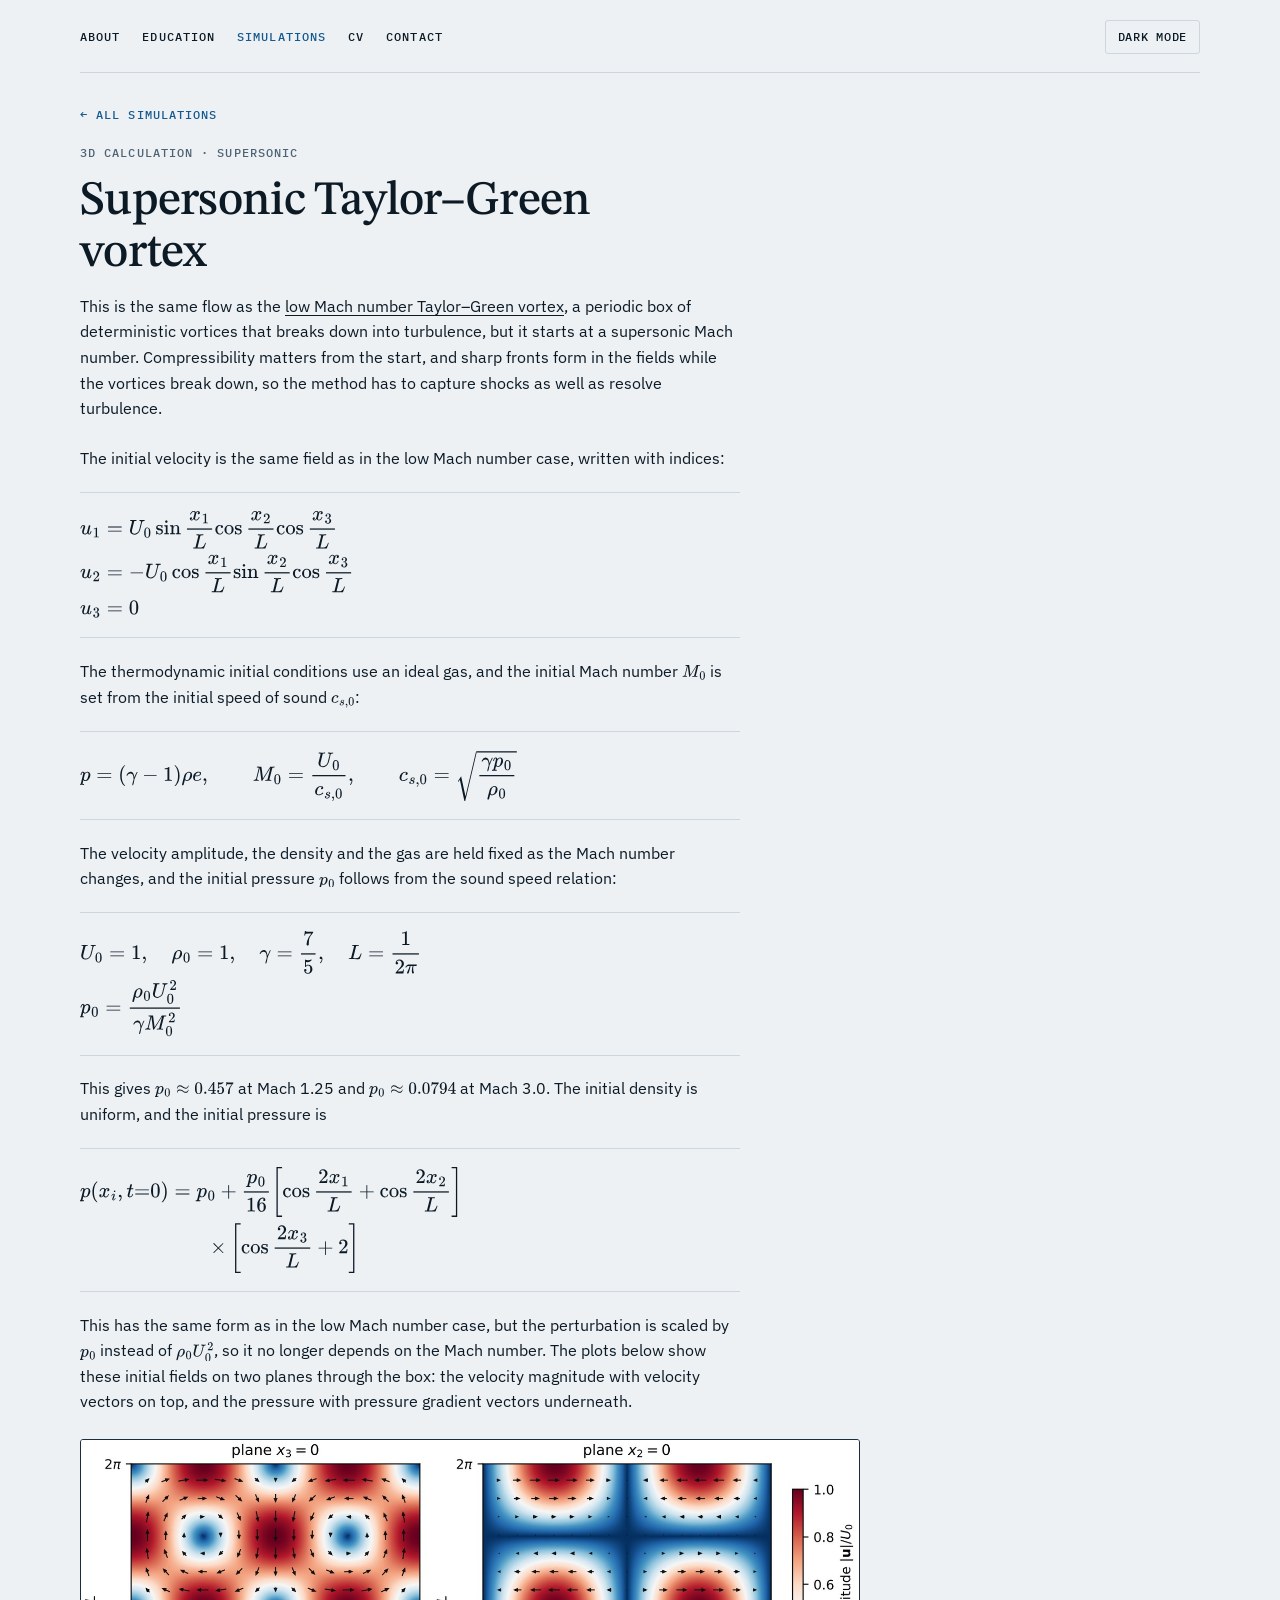
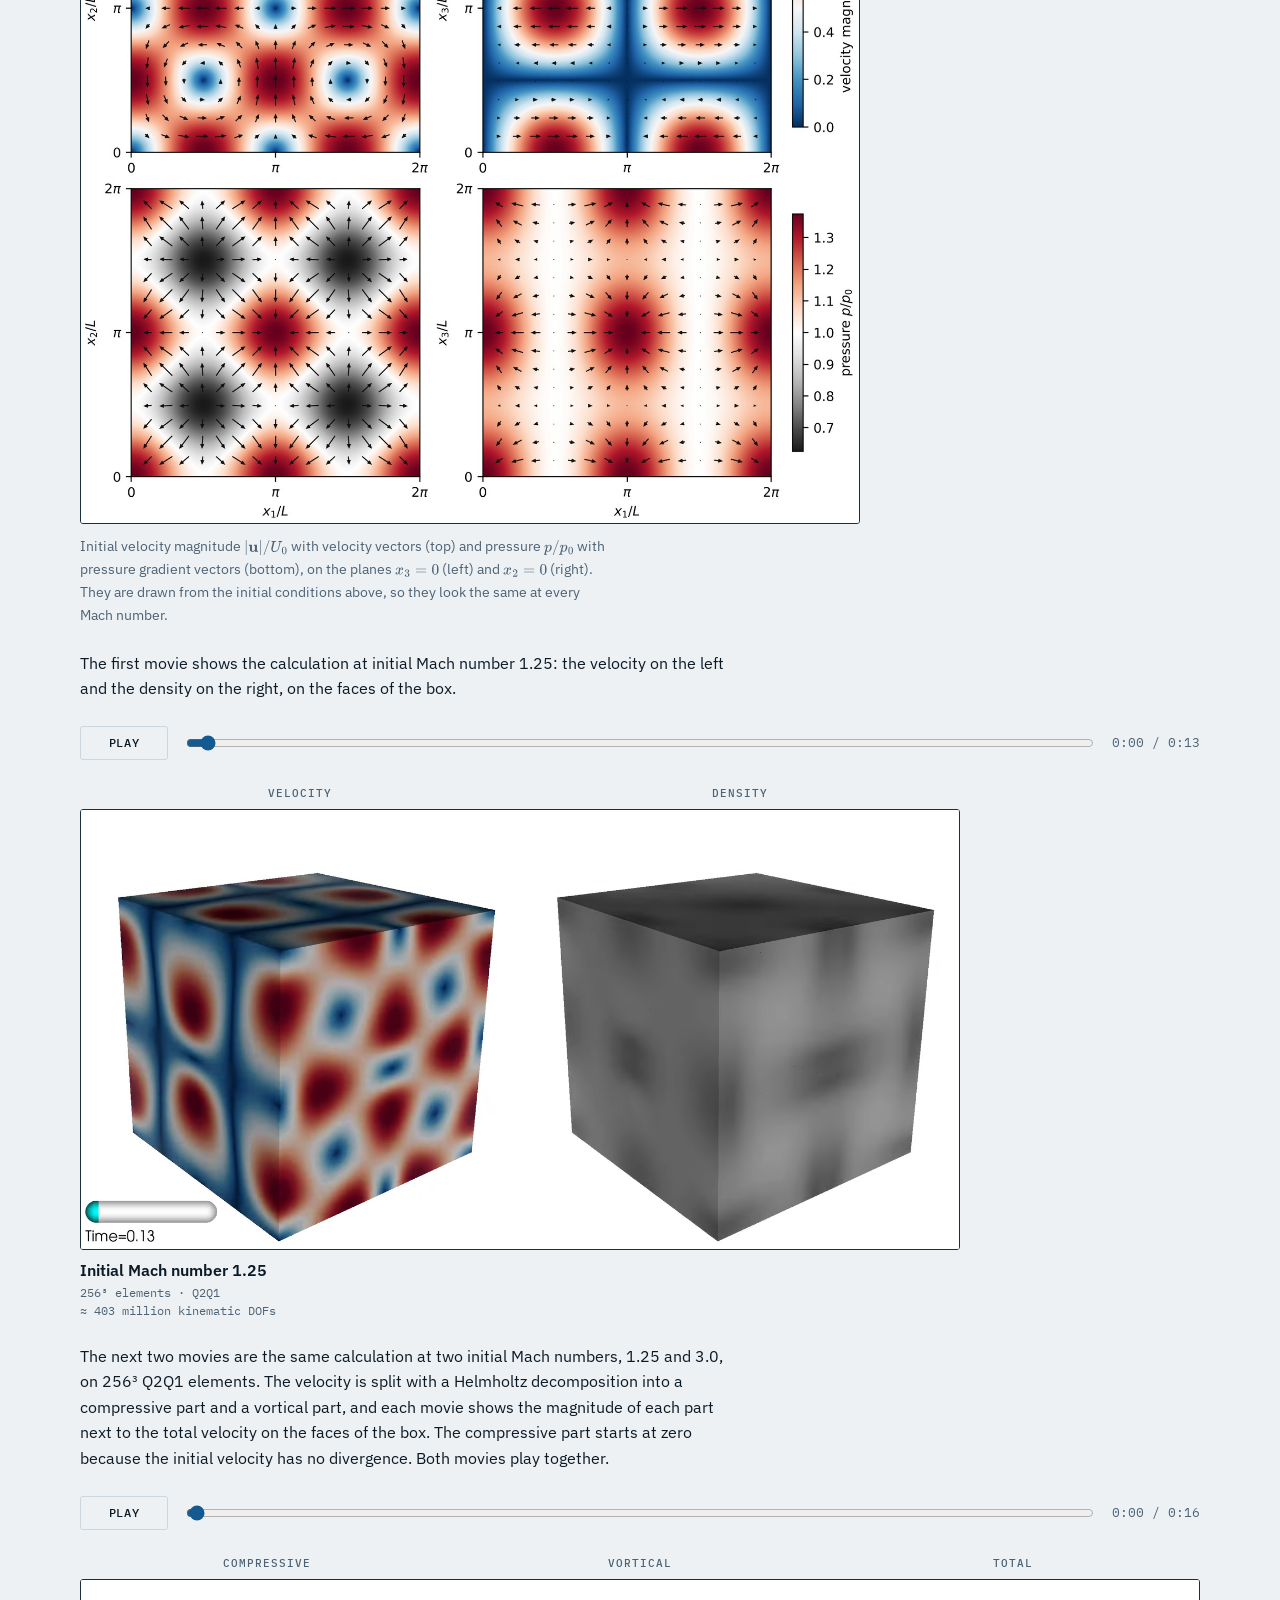
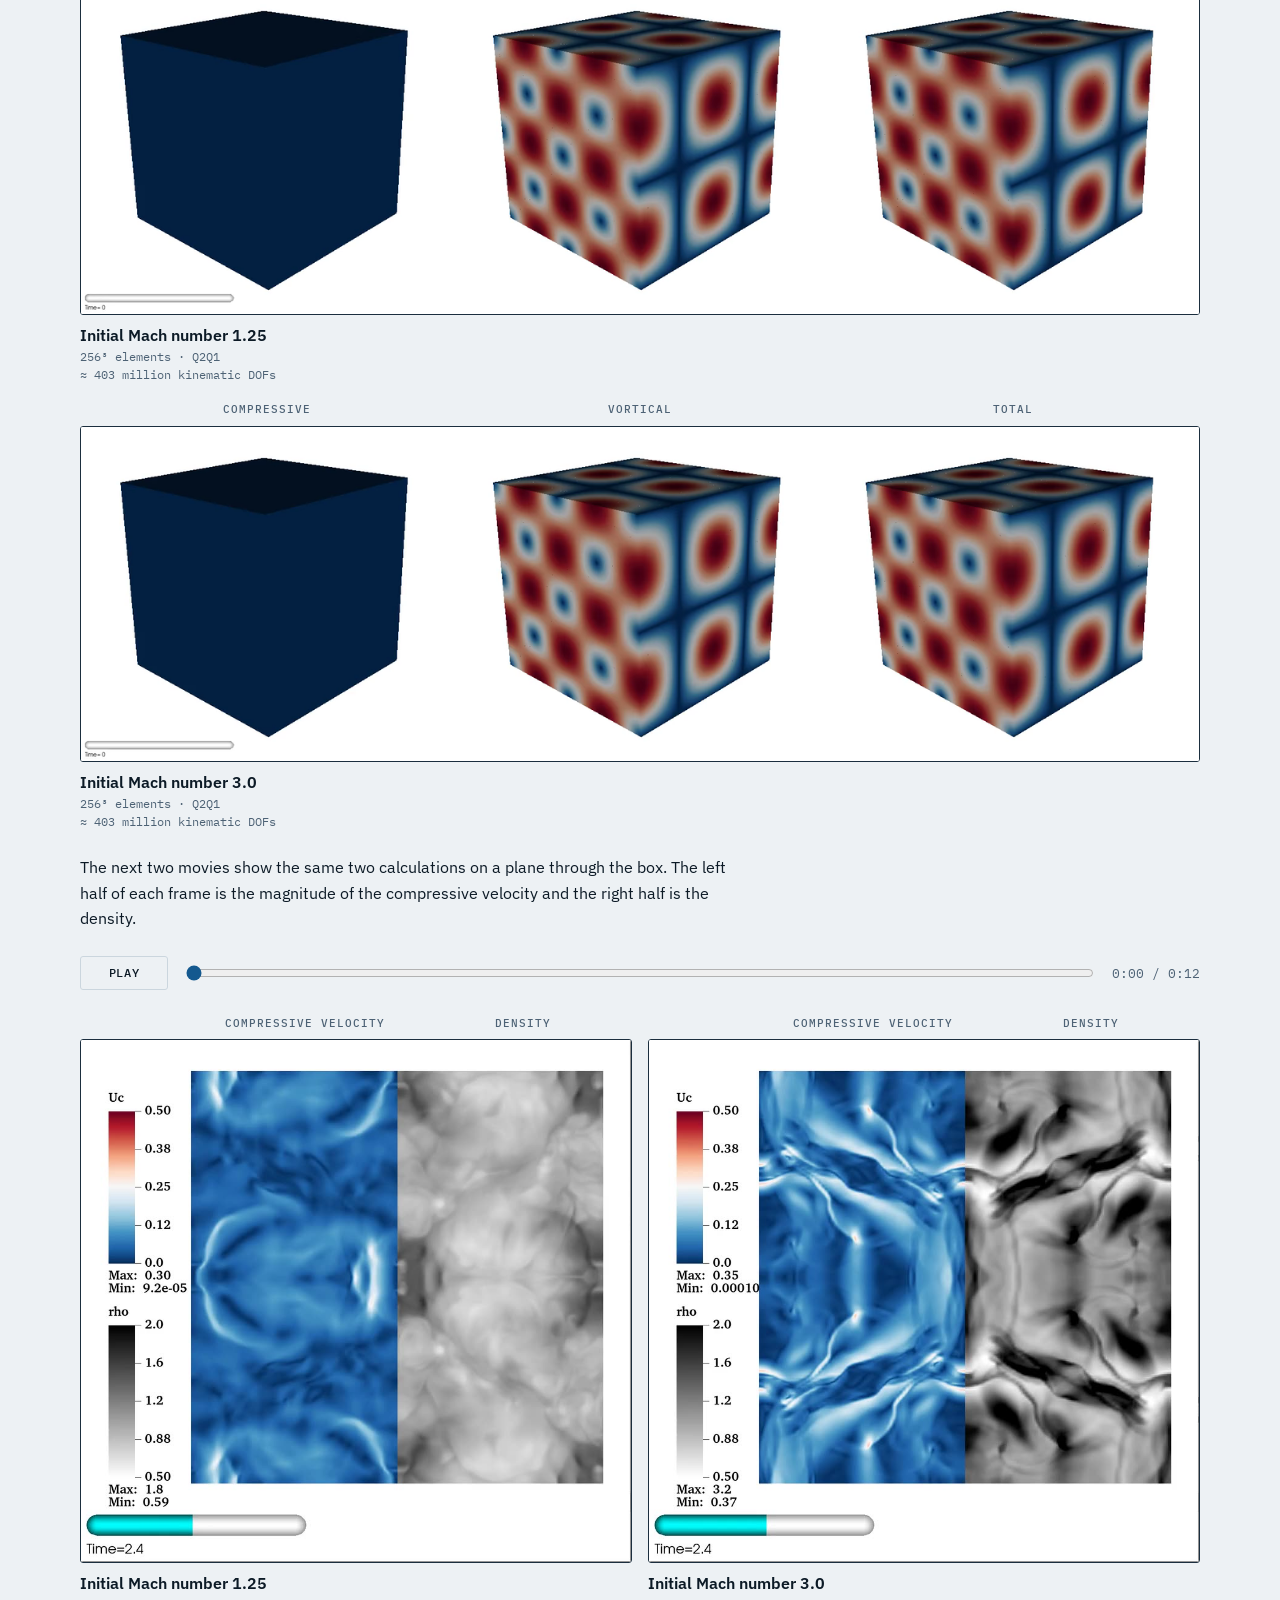
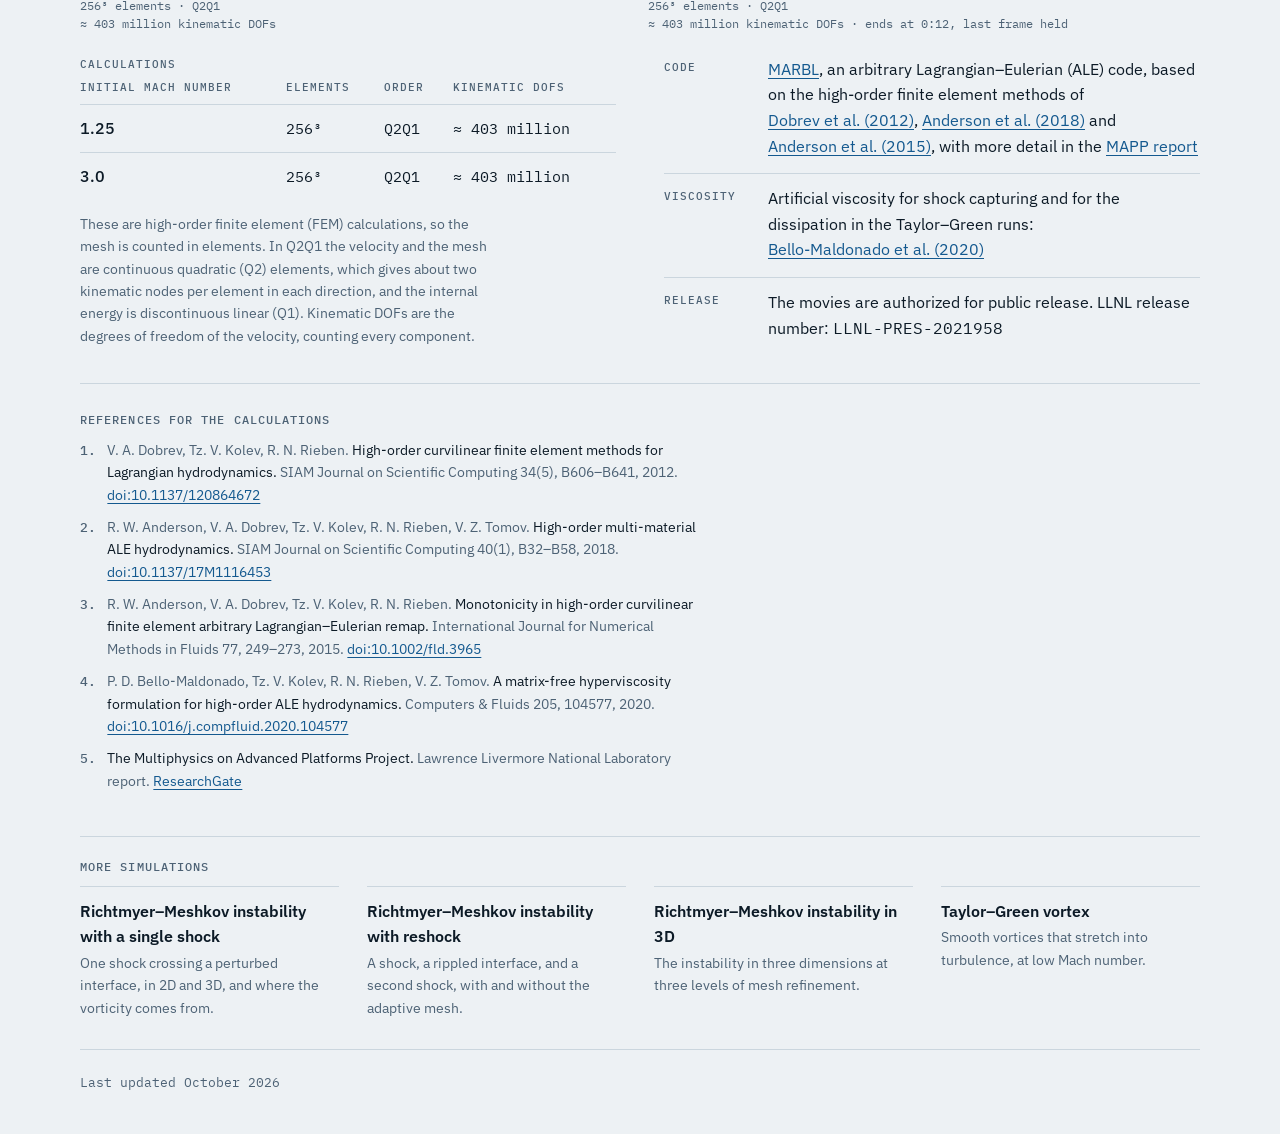
<file: taylor-green-supersonic.html>
<!doctype html>
<html lang="en">
<head>
<meta charset="utf-8">
<meta name="viewport" content="width=device-width, initial-scale=1">
<title>Supersonic Taylor–Green vortex · Victor's CFD Notebook</title>
<meta name="description" content="The Taylor–Green vortex started at Mach 1.25 and 3.0 on 256³ elements: initial conditions, compressive and vortical velocity from a Helmholtz decomposition, and density.">
<script>try{var t=localStorage.getItem("theme");if(t)document.documentElement.setAttribute("data-theme",t)}catch(e){}</script>
<link rel="preconnect" href="https://fonts.googleapis.com">
<link rel="preconnect" href="https://fonts.gstatic.com" crossorigin>
<link rel="stylesheet" href="https://fonts.googleapis.com/css2?family=IBM+Plex+Mono:wght@400;500&family=IBM+Plex+Sans:wght@400;500;600&family=STIX+Two+Text:ital,wght@0,400;0,500;0,600;1,400;1,500&display=swap">
<link rel="stylesheet" href="site.css">
</head>
<body>
<div class="wrap" id="top">
  <header class="top">
    <nav aria-label="Sections">
      <a href="index.html#about">About</a>
      <a href="index.html#education">Education</a>
      <a href="index.html#simulations" aria-current="true">Simulations</a>
      <a href="index.html#cv">CV</a>
      <a href="index.html#contact">Contact</a>
    </nav>
    <button class="btn" id="theme" type="button">Dark mode</button>
  </header>

  <main class="page">
    <p class="crumb"><a href="index.html#simulations">← All simulations</a></p>
    <article class="tgv tgv-ss" id="tgv-ss" aria-labelledby="h-tgvss">
        <div class="tgv-head">
          <p class="label">3D calculation · supersonic</p>
          <h1 class="page-title" id="h-tgvss">Supersonic Taylor–Green vortex</h1>
          <p>This is the same flow as the <a href="taylor-green.html">low Mach number Taylor–Green vortex</a>, a periodic box of deterministic vortices that breaks down into turbulence, but it starts at a supersonic Mach number. Compressibility matters from the start, and sharp fronts form in the fields while the vortices break down, so the method has to capture shocks as well as resolve turbulence.</p>
        </div>
        <div class="tgv-copy">
          <p>The initial velocity is the same field as in the low Mach number case, written with indices:</p>
          <div class="eq"><svg class="tex-svg" role="img" aria-label="u one equals U zero sine of x one over L, times cosine of x two over L, times cosine of x three over L. u two equals minus U zero cosine of x one over L, times sine of x two over L, times cosine of x three over L. u three equals zero." data-tex="\begin{aligned} u_1 &amp;= U_0\sin\frac{x_1}{L}\cos\frac{x_2}{L}\cos\frac{x_3}{L} \\ u_2 &amp;= -U_0\cos\frac{x_1}{L}\sin\frac{x_2}{L}\cos\frac{x_3}{L} \\ u_3 &amp;= 0 \end{aligned}" focusable="false" xmlns="http://www.w3.org/2000/svg" width="13.156em" height="5.208em" viewBox="0 -2854 13156 5208" style="vertical-align:-2.354em"><g stroke="currentColor" fill="currentColor" stroke-width="0" transform="scale(1,-1)"><g><g><g transform="translate(0,1736)"><g><g><g><path d="M21 287Q21 295 30 318T55 370T99 420T158 442Q204 442 227 417T250 358Q250 340 216 246T182 105Q182 62 196 45T238 27T291 44T328 78L339 95Q341 99 377 247Q407 367 413 387T427 416Q444 431 463 431Q480 431 488 421T496 402L420 84Q419 79 419 68Q419 43 426 35T447 26Q469 29 482 57T512 145Q514 153 532 153Q551 153 551 144Q550 139 549 130T540 98T523 55T498 17T462 -8Q454 -10 438 -10Q372 -10 347 46Q345 45 336 36T318 21T296 6T267 -6T233 -11Q189 -11 155 7Q103 38 103 113Q103 170 138 262T173 379Q173 380 173 381Q173 390 173 393T169 400T158 404H154Q131 404 112 385T82 344T65 302T57 280Q55 278 41 278H27Q21 284 21 287Z"></path></g><g transform="translate(605,-150) scale(0.707)"><path d="M213 578L200 573Q186 568 160 563T102 556H83V602H102Q149 604 189 617T245 641T273 663Q275 666 285 666Q294 666 302 660V361L303 61Q310 54 315 52T339 48T401 46H427V0H416Q395 3 257 3Q121 3 100 0H88V46H114Q136 46 152 46T177 47T193 50T201 52T207 57T213 61V578Z"></path></g></g></g><g transform="translate(1008.6,0)"><g></g><g transform="translate(277.8,0)"><path d="M56 347Q56 360 70 367H707Q722 359 722 347Q722 336 708 328L390 327H72Q56 332 56 347ZM56 153Q56 168 72 173H708Q722 163 722 153Q722 140 707 133H70Q56 140 56 153Z"></path></g><g transform="translate(1333.6,0)"><g><path d="M107 637Q73 637 71 641Q70 643 70 649Q70 673 81 682Q83 683 98 683Q139 681 234 681Q268 681 297 681T342 682T362 682Q378 682 378 672Q378 670 376 658Q371 641 366 638H364Q362 638 359 638T352 638T343 637T334 637Q295 636 284 634T266 623Q265 621 238 518T184 302T154 169Q152 155 152 140Q152 86 183 55T269 24Q336 24 403 69T501 205L552 406Q599 598 599 606Q599 633 535 637Q511 637 511 648Q511 650 513 660Q517 676 519 679T529 683Q532 683 561 682T645 680Q696 680 723 681T752 682Q767 682 767 672Q767 650 759 642Q756 637 737 637Q666 633 648 597Q646 592 598 404Q557 235 548 205Q515 105 433 42T263 -22Q171 -22 116 34T60 167V183Q60 201 115 421Q164 622 164 628Q164 635 107 637Z"></path></g><g transform="translate(716,-150) scale(0.707)"><path d="M96 585Q152 666 249 666Q297 666 345 640T423 548Q460 465 460 320Q460 165 417 83Q397 41 362 16T301 -15T250 -22Q224 -22 198 -16T137 16T82 83Q39 165 39 320Q39 494 96 585ZM321 597Q291 629 250 629Q208 629 178 597Q153 571 145 525T137 333Q137 175 145 125T181 46Q209 16 250 16Q290 16 318 46Q347 76 354 130T362 333Q362 478 354 524T321 597Z"></path></g></g><g transform="translate(2619.8,0)"><path d="M295 316Q295 356 268 385T190 414Q154 414 128 401Q98 382 98 349Q97 344 98 336T114 312T157 287Q175 282 201 278T245 269T277 256Q294 248 310 236T342 195T359 133Q359 71 321 31T198 -10H190Q138 -10 94 26L86 19L77 10Q71 4 65 -1L54 -11H46H42Q39 -11 33 -5V74V132Q33 153 35 157T45 162H54Q66 162 70 158T75 146T82 119T101 77Q136 26 198 26Q295 26 295 104Q295 133 277 151Q257 175 194 187T111 210Q75 227 54 256T33 318Q33 357 50 384T93 424T143 442T187 447H198Q238 447 268 432L283 424L292 431Q302 440 314 448H322H326Q329 448 335 442V310L329 304H301Q295 310 295 316Z"></path><path d="M69 609Q69 637 87 653T131 669Q154 667 171 652T188 609Q188 579 171 564T129 549Q104 549 87 564T69 609ZM247 0Q232 3 143 3Q132 3 106 3T56 1L34 0H26V46H42Q70 46 91 49Q100 53 102 60T104 102V205V293Q104 345 102 359T88 378Q74 385 41 385H30V408Q30 431 32 431L42 432Q52 433 70 434T106 436Q123 437 142 438T171 441T182 442H185V62Q190 52 197 50T232 46H255V0H247Z" transform="translate(394,0)"></path><path d="M41 46H55Q94 46 102 60V68Q102 77 102 91T102 122T103 161T103 203Q103 234 103 269T102 328V351Q99 370 88 376T43 385H25V408Q25 431 27 431L37 432Q47 433 65 434T102 436Q119 437 138 438T167 441T178 442H181V402Q181 364 182 364T187 369T199 384T218 402T247 421T285 437Q305 442 336 442Q450 438 463 329Q464 322 464 190V104Q464 66 466 59T477 49Q498 46 526 46H542V0H534L510 1Q487 2 460 2T422 3Q319 3 310 0H302V46H318Q379 46 379 62Q380 64 380 200Q379 335 378 343Q372 371 358 385T334 402T308 404Q263 404 229 370Q202 343 195 315T187 232V168V108Q187 78 188 68T191 55T200 49Q221 46 249 46H265V0H257L234 1Q210 2 183 2T145 3Q42 3 33 0H25V46H41Z" transform="translate(672,0)"></path></g><g transform="translate(3847.8,0)"><path d=""></path></g><g transform="translate(4014.4,0)"><g transform="translate(220,676)"><g><path d="M52 289Q59 331 106 386T222 442Q257 442 286 424T329 379Q371 442 430 442Q467 442 494 420T522 361Q522 332 508 314T481 292T458 288Q439 288 427 299T415 328Q415 374 465 391Q454 404 425 404Q412 404 406 402Q368 386 350 336Q290 115 290 78Q290 50 306 38T341 26Q378 26 414 59T463 140Q466 150 469 151T485 153H489Q504 153 504 145Q504 144 502 134Q486 77 440 33T333 -11Q263 -11 227 52Q186 -10 133 -10H127Q78 -10 57 16T35 71Q35 103 54 123T99 143Q142 143 142 101Q142 81 130 66T107 46T94 41L91 40Q91 39 97 36T113 29T132 26Q168 26 194 71Q203 87 217 139T245 247T261 313Q266 340 266 352Q266 380 251 392T217 404Q177 404 142 372T93 290Q91 281 88 280T72 278H58Q52 284 52 289Z"></path></g><g transform="translate(605,-150) scale(0.707)"><path d="M213 578L200 573Q186 568 160 563T102 556H83V602H102Q149 604 189 617T245 641T273 663Q275 666 285 666Q294 666 302 660V361L303 61Q310 54 315 52T339 48T401 46H427V0H416Q395 3 257 3Q121 3 100 0H88V46H114Q136 46 152 46T177 47T193 50T201 52T207 57T213 61V578Z"></path></g></g><g transform="translate(383.8,-686)"><path d="M228 637Q194 637 192 641Q191 643 191 649Q191 673 202 682Q204 683 217 683Q271 680 344 680Q485 680 506 683H518Q524 677 524 674T522 656Q517 641 513 637H475Q406 636 394 628Q387 624 380 600T313 336Q297 271 279 198T252 88L243 52Q243 48 252 48T311 46H328Q360 46 379 47T428 54T478 72T522 106T564 161Q580 191 594 228T611 270Q616 273 628 273H641Q647 264 647 262T627 203T583 83T557 9Q555 4 553 3T537 0T494 -1Q483 -1 418 -1T294 0H116Q32 0 32 10Q32 17 34 24Q39 43 44 45Q48 46 59 46H65Q92 46 125 49Q139 52 144 61Q147 65 216 339T285 628Q285 635 228 637Z"></path></g><rect width="1208.6" height="60" x="120" y="220"></rect></g><g transform="translate(5463,0)"><path d="M370 305T349 305T313 320T297 358Q297 381 312 396Q317 401 317 402T307 404Q281 408 258 408Q209 408 178 376Q131 329 131 219Q131 137 162 90Q203 29 272 29Q313 29 338 55T374 117Q376 125 379 127T395 129H409Q415 123 415 120Q415 116 411 104T395 71T366 33T318 2T249 -11Q163 -11 99 53T34 214Q34 318 99 383T250 448T370 421T404 357Q404 334 387 320Z"></path><path d="M28 214Q28 309 93 378T250 448Q340 448 405 380T471 215Q471 120 407 55T250 -10Q153 -10 91 57T28 214ZM250 30Q372 30 372 193V225V250Q372 272 371 288T364 326T348 362T317 390T268 410Q263 411 252 411Q222 411 195 399Q152 377 139 338T126 246V226Q126 130 145 91Q177 30 250 30Z" transform="translate(444,0)"></path><path d="M295 316Q295 356 268 385T190 414Q154 414 128 401Q98 382 98 349Q97 344 98 336T114 312T157 287Q175 282 201 278T245 269T277 256Q294 248 310 236T342 195T359 133Q359 71 321 31T198 -10H190Q138 -10 94 26L86 19L77 10Q71 4 65 -1L54 -11H46H42Q39 -11 33 -5V74V132Q33 153 35 157T45 162H54Q66 162 70 158T75 146T82 119T101 77Q136 26 198 26Q295 26 295 104Q295 133 277 151Q257 175 194 187T111 210Q75 227 54 256T33 318Q33 357 50 384T93 424T143 442T187 447H198Q238 447 268 432L283 424L292 431Q302 440 314 448H322H326Q329 448 335 442V310L329 304H301Q295 310 295 316Z" transform="translate(944,0)"></path></g><g transform="translate(6801,0)"><path d=""></path></g><g transform="translate(6967.7,0)"><g transform="translate(220,676)"><g><path d="M52 289Q59 331 106 386T222 442Q257 442 286 424T329 379Q371 442 430 442Q467 442 494 420T522 361Q522 332 508 314T481 292T458 288Q439 288 427 299T415 328Q415 374 465 391Q454 404 425 404Q412 404 406 402Q368 386 350 336Q290 115 290 78Q290 50 306 38T341 26Q378 26 414 59T463 140Q466 150 469 151T485 153H489Q504 153 504 145Q504 144 502 134Q486 77 440 33T333 -11Q263 -11 227 52Q186 -10 133 -10H127Q78 -10 57 16T35 71Q35 103 54 123T99 143Q142 143 142 101Q142 81 130 66T107 46T94 41L91 40Q91 39 97 36T113 29T132 26Q168 26 194 71Q203 87 217 139T245 247T261 313Q266 340 266 352Q266 380 251 392T217 404Q177 404 142 372T93 290Q91 281 88 280T72 278H58Q52 284 52 289Z"></path></g><g transform="translate(605,-150) scale(0.707)"><path d="M109 429Q82 429 66 447T50 491Q50 562 103 614T235 666Q326 666 387 610T449 465Q449 422 429 383T381 315T301 241Q265 210 201 149L142 93L218 92Q375 92 385 97Q392 99 409 186V189H449V186Q448 183 436 95T421 3V0H50V19V31Q50 38 56 46T86 81Q115 113 136 137Q145 147 170 174T204 211T233 244T261 278T284 308T305 340T320 369T333 401T340 431T343 464Q343 527 309 573T212 619Q179 619 154 602T119 569T109 550Q109 549 114 549Q132 549 151 535T170 489Q170 464 154 447T109 429Z"></path></g></g><g transform="translate(383.8,-686)"><path d="M228 637Q194 637 192 641Q191 643 191 649Q191 673 202 682Q204 683 217 683Q271 680 344 680Q485 680 506 683H518Q524 677 524 674T522 656Q517 641 513 637H475Q406 636 394 628Q387 624 380 600T313 336Q297 271 279 198T252 88L243 52Q243 48 252 48T311 46H328Q360 46 379 47T428 54T478 72T522 106T564 161Q580 191 594 228T611 270Q616 273 628 273H641Q647 264 647 262T627 203T583 83T557 9Q555 4 553 3T537 0T494 -1Q483 -1 418 -1T294 0H116Q32 0 32 10Q32 17 34 24Q39 43 44 45Q48 46 59 46H65Q92 46 125 49Q139 52 144 61Q147 65 216 339T285 628Q285 635 228 637Z"></path></g><rect width="1208.6" height="60" x="120" y="220"></rect></g><g transform="translate(8416.2,0)"><path d="M370 305T349 305T313 320T297 358Q297 381 312 396Q317 401 317 402T307 404Q281 408 258 408Q209 408 178 376Q131 329 131 219Q131 137 162 90Q203 29 272 29Q313 29 338 55T374 117Q376 125 379 127T395 129H409Q415 123 415 120Q415 116 411 104T395 71T366 33T318 2T249 -11Q163 -11 99 53T34 214Q34 318 99 383T250 448T370 421T404 357Q404 334 387 320Z"></path><path d="M28 214Q28 309 93 378T250 448Q340 448 405 380T471 215Q471 120 407 55T250 -10Q153 -10 91 57T28 214ZM250 30Q372 30 372 193V225V250Q372 272 371 288T364 326T348 362T317 390T268 410Q263 411 252 411Q222 411 195 399Q152 377 139 338T126 246V226Q126 130 145 91Q177 30 250 30Z" transform="translate(444,0)"></path><path d="M295 316Q295 356 268 385T190 414Q154 414 128 401Q98 382 98 349Q97 344 98 336T114 312T157 287Q175 282 201 278T245 269T277 256Q294 248 310 236T342 195T359 133Q359 71 321 31T198 -10H190Q138 -10 94 26L86 19L77 10Q71 4 65 -1L54 -11H46H42Q39 -11 33 -5V74V132Q33 153 35 157T45 162H54Q66 162 70 158T75 146T82 119T101 77Q136 26 198 26Q295 26 295 104Q295 133 277 151Q257 175 194 187T111 210Q75 227 54 256T33 318Q33 357 50 384T93 424T143 442T187 447H198Q238 447 268 432L283 424L292 431Q302 440 314 448H322H326Q329 448 335 442V310L329 304H301Q295 310 295 316Z" transform="translate(944,0)"></path></g><g transform="translate(9754.2,0)"><path d=""></path></g><g transform="translate(9920.9,0)"><g transform="translate(220,676)"><g><path d="M52 289Q59 331 106 386T222 442Q257 442 286 424T329 379Q371 442 430 442Q467 442 494 420T522 361Q522 332 508 314T481 292T458 288Q439 288 427 299T415 328Q415 374 465 391Q454 404 425 404Q412 404 406 402Q368 386 350 336Q290 115 290 78Q290 50 306 38T341 26Q378 26 414 59T463 140Q466 150 469 151T485 153H489Q504 153 504 145Q504 144 502 134Q486 77 440 33T333 -11Q263 -11 227 52Q186 -10 133 -10H127Q78 -10 57 16T35 71Q35 103 54 123T99 143Q142 143 142 101Q142 81 130 66T107 46T94 41L91 40Q91 39 97 36T113 29T132 26Q168 26 194 71Q203 87 217 139T245 247T261 313Q266 340 266 352Q266 380 251 392T217 404Q177 404 142 372T93 290Q91 281 88 280T72 278H58Q52 284 52 289Z"></path></g><g transform="translate(605,-150) scale(0.707)"><path d="M127 463Q100 463 85 480T69 524Q69 579 117 622T233 665Q268 665 277 664Q351 652 390 611T430 522Q430 470 396 421T302 350L299 348Q299 347 308 345T337 336T375 315Q457 262 457 175Q457 96 395 37T238 -22Q158 -22 100 21T42 130Q42 158 60 175T105 193Q133 193 151 175T169 130Q169 119 166 110T159 94T148 82T136 74T126 70T118 67L114 66Q165 21 238 21Q293 21 321 74Q338 107 338 175V195Q338 290 274 322Q259 328 213 329L171 330L168 332Q166 335 166 348Q166 366 174 366Q202 366 232 371Q266 376 294 413T322 525V533Q322 590 287 612Q265 626 240 626Q208 626 181 615T143 592T132 580H135Q138 579 143 578T153 573T165 566T175 555T183 540T186 520Q186 498 172 481T127 463Z"></path></g></g><g transform="translate(383.8,-686)"><path d="M228 637Q194 637 192 641Q191 643 191 649Q191 673 202 682Q204 683 217 683Q271 680 344 680Q485 680 506 683H518Q524 677 524 674T522 656Q517 641 513 637H475Q406 636 394 628Q387 624 380 600T313 336Q297 271 279 198T252 88L243 52Q243 48 252 48T311 46H328Q360 46 379 47T428 54T478 72T522 106T564 161Q580 191 594 228T611 270Q616 273 628 273H641Q647 264 647 262T627 203T583 83T557 9Q555 4 553 3T537 0T494 -1Q483 -1 418 -1T294 0H116Q32 0 32 10Q32 17 34 24Q39 43 44 45Q48 46 59 46H65Q92 46 125 49Q139 52 144 61Q147 65 216 339T285 628Q285 635 228 637Z"></path></g><rect width="1208.6" height="60" x="120" y="220"></rect></g></g></g><g transform="translate(0,-368)"><g><g><g><path d="M21 287Q21 295 30 318T55 370T99 420T158 442Q204 442 227 417T250 358Q250 340 216 246T182 105Q182 62 196 45T238 27T291 44T328 78L339 95Q341 99 377 247Q407 367 413 387T427 416Q444 431 463 431Q480 431 488 421T496 402L420 84Q419 79 419 68Q419 43 426 35T447 26Q469 29 482 57T512 145Q514 153 532 153Q551 153 551 144Q550 139 549 130T540 98T523 55T498 17T462 -8Q454 -10 438 -10Q372 -10 347 46Q345 45 336 36T318 21T296 6T267 -6T233 -11Q189 -11 155 7Q103 38 103 113Q103 170 138 262T173 379Q173 380 173 381Q173 390 173 393T169 400T158 404H154Q131 404 112 385T82 344T65 302T57 280Q55 278 41 278H27Q21 284 21 287Z"></path></g><g transform="translate(605,-150) scale(0.707)"><path d="M109 429Q82 429 66 447T50 491Q50 562 103 614T235 666Q326 666 387 610T449 465Q449 422 429 383T381 315T301 241Q265 210 201 149L142 93L218 92Q375 92 385 97Q392 99 409 186V189H449V186Q448 183 436 95T421 3V0H50V19V31Q50 38 56 46T86 81Q115 113 136 137Q145 147 170 174T204 211T233 244T261 278T284 308T305 340T320 369T333 401T340 431T343 464Q343 527 309 573T212 619Q179 619 154 602T119 569T109 550Q109 549 114 549Q132 549 151 535T170 489Q170 464 154 447T109 429Z"></path></g></g></g><g transform="translate(1008.6,0)"><g></g><g transform="translate(277.8,0)"><path d="M56 347Q56 360 70 367H707Q722 359 722 347Q722 336 708 328L390 327H72Q56 332 56 347ZM56 153Q56 168 72 173H708Q722 163 722 153Q722 140 707 133H70Q56 140 56 153Z"></path></g><g transform="translate(1333.6,0)"><path d="M84 237T84 250T98 270H679Q694 262 694 250T679 230H98Q84 237 84 250Z"></path></g><g transform="translate(2111.6,0)"><g><path d="M107 637Q73 637 71 641Q70 643 70 649Q70 673 81 682Q83 683 98 683Q139 681 234 681Q268 681 297 681T342 682T362 682Q378 682 378 672Q378 670 376 658Q371 641 366 638H364Q362 638 359 638T352 638T343 637T334 637Q295 636 284 634T266 623Q265 621 238 518T184 302T154 169Q152 155 152 140Q152 86 183 55T269 24Q336 24 403 69T501 205L552 406Q599 598 599 606Q599 633 535 637Q511 637 511 648Q511 650 513 660Q517 676 519 679T529 683Q532 683 561 682T645 680Q696 680 723 681T752 682Q767 682 767 672Q767 650 759 642Q756 637 737 637Q666 633 648 597Q646 592 598 404Q557 235 548 205Q515 105 433 42T263 -22Q171 -22 116 34T60 167V183Q60 201 115 421Q164 622 164 628Q164 635 107 637Z"></path></g><g transform="translate(716,-150) scale(0.707)"><path d="M96 585Q152 666 249 666Q297 666 345 640T423 548Q460 465 460 320Q460 165 417 83Q397 41 362 16T301 -15T250 -22Q224 -22 198 -16T137 16T82 83Q39 165 39 320Q39 494 96 585ZM321 597Q291 629 250 629Q208 629 178 597Q153 571 145 525T137 333Q137 175 145 125T181 46Q209 16 250 16Q290 16 318 46Q347 76 354 130T362 333Q362 478 354 524T321 597Z"></path></g></g><g transform="translate(3397.8,0)"><path d="M370 305T349 305T313 320T297 358Q297 381 312 396Q317 401 317 402T307 404Q281 408 258 408Q209 408 178 376Q131 329 131 219Q131 137 162 90Q203 29 272 29Q313 29 338 55T374 117Q376 125 379 127T395 129H409Q415 123 415 120Q415 116 411 104T395 71T366 33T318 2T249 -11Q163 -11 99 53T34 214Q34 318 99 383T250 448T370 421T404 357Q404 334 387 320Z"></path><path d="M28 214Q28 309 93 378T250 448Q340 448 405 380T471 215Q471 120 407 55T250 -10Q153 -10 91 57T28 214ZM250 30Q372 30 372 193V225V250Q372 272 371 288T364 326T348 362T317 390T268 410Q263 411 252 411Q222 411 195 399Q152 377 139 338T126 246V226Q126 130 145 91Q177 30 250 30Z" transform="translate(444,0)"></path><path d="M295 316Q295 356 268 385T190 414Q154 414 128 401Q98 382 98 349Q97 344 98 336T114 312T157 287Q175 282 201 278T245 269T277 256Q294 248 310 236T342 195T359 133Q359 71 321 31T198 -10H190Q138 -10 94 26L86 19L77 10Q71 4 65 -1L54 -11H46H42Q39 -11 33 -5V74V132Q33 153 35 157T45 162H54Q66 162 70 158T75 146T82 119T101 77Q136 26 198 26Q295 26 295 104Q295 133 277 151Q257 175 194 187T111 210Q75 227 54 256T33 318Q33 357 50 384T93 424T143 442T187 447H198Q238 447 268 432L283 424L292 431Q302 440 314 448H322H326Q329 448 335 442V310L329 304H301Q295 310 295 316Z" transform="translate(944,0)"></path></g><g transform="translate(4735.8,0)"><path d=""></path></g><g transform="translate(4902.4,0)"><g transform="translate(220,676)"><g><path d="M52 289Q59 331 106 386T222 442Q257 442 286 424T329 379Q371 442 430 442Q467 442 494 420T522 361Q522 332 508 314T481 292T458 288Q439 288 427 299T415 328Q415 374 465 391Q454 404 425 404Q412 404 406 402Q368 386 350 336Q290 115 290 78Q290 50 306 38T341 26Q378 26 414 59T463 140Q466 150 469 151T485 153H489Q504 153 504 145Q504 144 502 134Q486 77 440 33T333 -11Q263 -11 227 52Q186 -10 133 -10H127Q78 -10 57 16T35 71Q35 103 54 123T99 143Q142 143 142 101Q142 81 130 66T107 46T94 41L91 40Q91 39 97 36T113 29T132 26Q168 26 194 71Q203 87 217 139T245 247T261 313Q266 340 266 352Q266 380 251 392T217 404Q177 404 142 372T93 290Q91 281 88 280T72 278H58Q52 284 52 289Z"></path></g><g transform="translate(605,-150) scale(0.707)"><path d="M213 578L200 573Q186 568 160 563T102 556H83V602H102Q149 604 189 617T245 641T273 663Q275 666 285 666Q294 666 302 660V361L303 61Q310 54 315 52T339 48T401 46H427V0H416Q395 3 257 3Q121 3 100 0H88V46H114Q136 46 152 46T177 47T193 50T201 52T207 57T213 61V578Z"></path></g></g><g transform="translate(383.8,-686)"><path d="M228 637Q194 637 192 641Q191 643 191 649Q191 673 202 682Q204 683 217 683Q271 680 344 680Q485 680 506 683H518Q524 677 524 674T522 656Q517 641 513 637H475Q406 636 394 628Q387 624 380 600T313 336Q297 271 279 198T252 88L243 52Q243 48 252 48T311 46H328Q360 46 379 47T428 54T478 72T522 106T564 161Q580 191 594 228T611 270Q616 273 628 273H641Q647 264 647 262T627 203T583 83T557 9Q555 4 553 3T537 0T494 -1Q483 -1 418 -1T294 0H116Q32 0 32 10Q32 17 34 24Q39 43 44 45Q48 46 59 46H65Q92 46 125 49Q139 52 144 61Q147 65 216 339T285 628Q285 635 228 637Z"></path></g><rect width="1208.6" height="60" x="120" y="220"></rect></g><g transform="translate(6351,0)"><path d="M295 316Q295 356 268 385T190 414Q154 414 128 401Q98 382 98 349Q97 344 98 336T114 312T157 287Q175 282 201 278T245 269T277 256Q294 248 310 236T342 195T359 133Q359 71 321 31T198 -10H190Q138 -10 94 26L86 19L77 10Q71 4 65 -1L54 -11H46H42Q39 -11 33 -5V74V132Q33 153 35 157T45 162H54Q66 162 70 158T75 146T82 119T101 77Q136 26 198 26Q295 26 295 104Q295 133 277 151Q257 175 194 187T111 210Q75 227 54 256T33 318Q33 357 50 384T93 424T143 442T187 447H198Q238 447 268 432L283 424L292 431Q302 440 314 448H322H326Q329 448 335 442V310L329 304H301Q295 310 295 316Z"></path><path d="M69 609Q69 637 87 653T131 669Q154 667 171 652T188 609Q188 579 171 564T129 549Q104 549 87 564T69 609ZM247 0Q232 3 143 3Q132 3 106 3T56 1L34 0H26V46H42Q70 46 91 49Q100 53 102 60T104 102V205V293Q104 345 102 359T88 378Q74 385 41 385H30V408Q30 431 32 431L42 432Q52 433 70 434T106 436Q123 437 142 438T171 441T182 442H185V62Q190 52 197 50T232 46H255V0H247Z" transform="translate(394,0)"></path><path d="M41 46H55Q94 46 102 60V68Q102 77 102 91T102 122T103 161T103 203Q103 234 103 269T102 328V351Q99 370 88 376T43 385H25V408Q25 431 27 431L37 432Q47 433 65 434T102 436Q119 437 138 438T167 441T178 442H181V402Q181 364 182 364T187 369T199 384T218 402T247 421T285 437Q305 442 336 442Q450 438 463 329Q464 322 464 190V104Q464 66 466 59T477 49Q498 46 526 46H542V0H534L510 1Q487 2 460 2T422 3Q319 3 310 0H302V46H318Q379 46 379 62Q380 64 380 200Q379 335 378 343Q372 371 358 385T334 402T308 404Q263 404 229 370Q202 343 195 315T187 232V168V108Q187 78 188 68T191 55T200 49Q221 46 249 46H265V0H257L234 1Q210 2 183 2T145 3Q42 3 33 0H25V46H41Z" transform="translate(672,0)"></path></g><g transform="translate(7579,0)"><path d=""></path></g><g transform="translate(7745.7,0)"><g transform="translate(220,676)"><g><path d="M52 289Q59 331 106 386T222 442Q257 442 286 424T329 379Q371 442 430 442Q467 442 494 420T522 361Q522 332 508 314T481 292T458 288Q439 288 427 299T415 328Q415 374 465 391Q454 404 425 404Q412 404 406 402Q368 386 350 336Q290 115 290 78Q290 50 306 38T341 26Q378 26 414 59T463 140Q466 150 469 151T485 153H489Q504 153 504 145Q504 144 502 134Q486 77 440 33T333 -11Q263 -11 227 52Q186 -10 133 -10H127Q78 -10 57 16T35 71Q35 103 54 123T99 143Q142 143 142 101Q142 81 130 66T107 46T94 41L91 40Q91 39 97 36T113 29T132 26Q168 26 194 71Q203 87 217 139T245 247T261 313Q266 340 266 352Q266 380 251 392T217 404Q177 404 142 372T93 290Q91 281 88 280T72 278H58Q52 284 52 289Z"></path></g><g transform="translate(605,-150) scale(0.707)"><path d="M109 429Q82 429 66 447T50 491Q50 562 103 614T235 666Q326 666 387 610T449 465Q449 422 429 383T381 315T301 241Q265 210 201 149L142 93L218 92Q375 92 385 97Q392 99 409 186V189H449V186Q448 183 436 95T421 3V0H50V19V31Q50 38 56 46T86 81Q115 113 136 137Q145 147 170 174T204 211T233 244T261 278T284 308T305 340T320 369T333 401T340 431T343 464Q343 527 309 573T212 619Q179 619 154 602T119 569T109 550Q109 549 114 549Q132 549 151 535T170 489Q170 464 154 447T109 429Z"></path></g></g><g transform="translate(383.8,-686)"><path d="M228 637Q194 637 192 641Q191 643 191 649Q191 673 202 682Q204 683 217 683Q271 680 344 680Q485 680 506 683H518Q524 677 524 674T522 656Q517 641 513 637H475Q406 636 394 628Q387 624 380 600T313 336Q297 271 279 198T252 88L243 52Q243 48 252 48T311 46H328Q360 46 379 47T428 54T478 72T522 106T564 161Q580 191 594 228T611 270Q616 273 628 273H641Q647 264 647 262T627 203T583 83T557 9Q555 4 553 3T537 0T494 -1Q483 -1 418 -1T294 0H116Q32 0 32 10Q32 17 34 24Q39 43 44 45Q48 46 59 46H65Q92 46 125 49Q139 52 144 61Q147 65 216 339T285 628Q285 635 228 637Z"></path></g><rect width="1208.6" height="60" x="120" y="220"></rect></g><g transform="translate(9194.2,0)"><path d="M370 305T349 305T313 320T297 358Q297 381 312 396Q317 401 317 402T307 404Q281 408 258 408Q209 408 178 376Q131 329 131 219Q131 137 162 90Q203 29 272 29Q313 29 338 55T374 117Q376 125 379 127T395 129H409Q415 123 415 120Q415 116 411 104T395 71T366 33T318 2T249 -11Q163 -11 99 53T34 214Q34 318 99 383T250 448T370 421T404 357Q404 334 387 320Z"></path><path d="M28 214Q28 309 93 378T250 448Q340 448 405 380T471 215Q471 120 407 55T250 -10Q153 -10 91 57T28 214ZM250 30Q372 30 372 193V225V250Q372 272 371 288T364 326T348 362T317 390T268 410Q263 411 252 411Q222 411 195 399Q152 377 139 338T126 246V226Q126 130 145 91Q177 30 250 30Z" transform="translate(444,0)"></path><path d="M295 316Q295 356 268 385T190 414Q154 414 128 401Q98 382 98 349Q97 344 98 336T114 312T157 287Q175 282 201 278T245 269T277 256Q294 248 310 236T342 195T359 133Q359 71 321 31T198 -10H190Q138 -10 94 26L86 19L77 10Q71 4 65 -1L54 -11H46H42Q39 -11 33 -5V74V132Q33 153 35 157T45 162H54Q66 162 70 158T75 146T82 119T101 77Q136 26 198 26Q295 26 295 104Q295 133 277 151Q257 175 194 187T111 210Q75 227 54 256T33 318Q33 357 50 384T93 424T143 442T187 447H198Q238 447 268 432L283 424L292 431Q302 440 314 448H322H326Q329 448 335 442V310L329 304H301Q295 310 295 316Z" transform="translate(944,0)"></path></g><g transform="translate(10532.2,0)"><path d=""></path></g><g transform="translate(10698.9,0)"><g transform="translate(220,676)"><g><path d="M52 289Q59 331 106 386T222 442Q257 442 286 424T329 379Q371 442 430 442Q467 442 494 420T522 361Q522 332 508 314T481 292T458 288Q439 288 427 299T415 328Q415 374 465 391Q454 404 425 404Q412 404 406 402Q368 386 350 336Q290 115 290 78Q290 50 306 38T341 26Q378 26 414 59T463 140Q466 150 469 151T485 153H489Q504 153 504 145Q504 144 502 134Q486 77 440 33T333 -11Q263 -11 227 52Q186 -10 133 -10H127Q78 -10 57 16T35 71Q35 103 54 123T99 143Q142 143 142 101Q142 81 130 66T107 46T94 41L91 40Q91 39 97 36T113 29T132 26Q168 26 194 71Q203 87 217 139T245 247T261 313Q266 340 266 352Q266 380 251 392T217 404Q177 404 142 372T93 290Q91 281 88 280T72 278H58Q52 284 52 289Z"></path></g><g transform="translate(605,-150) scale(0.707)"><path d="M127 463Q100 463 85 480T69 524Q69 579 117 622T233 665Q268 665 277 664Q351 652 390 611T430 522Q430 470 396 421T302 350L299 348Q299 347 308 345T337 336T375 315Q457 262 457 175Q457 96 395 37T238 -22Q158 -22 100 21T42 130Q42 158 60 175T105 193Q133 193 151 175T169 130Q169 119 166 110T159 94T148 82T136 74T126 70T118 67L114 66Q165 21 238 21Q293 21 321 74Q338 107 338 175V195Q338 290 274 322Q259 328 213 329L171 330L168 332Q166 335 166 348Q166 366 174 366Q202 366 232 371Q266 376 294 413T322 525V533Q322 590 287 612Q265 626 240 626Q208 626 181 615T143 592T132 580H135Q138 579 143 578T153 573T165 566T175 555T183 540T186 520Q186 498 172 481T127 463Z"></path></g></g><g transform="translate(383.8,-686)"><path d="M228 637Q194 637 192 641Q191 643 191 649Q191 673 202 682Q204 683 217 683Q271 680 344 680Q485 680 506 683H518Q524 677 524 674T522 656Q517 641 513 637H475Q406 636 394 628Q387 624 380 600T313 336Q297 271 279 198T252 88L243 52Q243 48 252 48T311 46H328Q360 46 379 47T428 54T478 72T522 106T564 161Q580 191 594 228T611 270Q616 273 628 273H641Q647 264 647 262T627 203T583 83T557 9Q555 4 553 3T537 0T494 -1Q483 -1 418 -1T294 0H116Q32 0 32 10Q32 17 34 24Q39 43 44 45Q48 46 59 46H65Q92 46 125 49Q139 52 144 61Q147 65 216 339T285 628Q285 635 228 637Z"></path></g><rect width="1208.6" height="60" x="120" y="220"></rect></g></g></g><g transform="translate(0,-2104)"><g><g><g><path d="M21 287Q21 295 30 318T55 370T99 420T158 442Q204 442 227 417T250 358Q250 340 216 246T182 105Q182 62 196 45T238 27T291 44T328 78L339 95Q341 99 377 247Q407 367 413 387T427 416Q444 431 463 431Q480 431 488 421T496 402L420 84Q419 79 419 68Q419 43 426 35T447 26Q469 29 482 57T512 145Q514 153 532 153Q551 153 551 144Q550 139 549 130T540 98T523 55T498 17T462 -8Q454 -10 438 -10Q372 -10 347 46Q345 45 336 36T318 21T296 6T267 -6T233 -11Q189 -11 155 7Q103 38 103 113Q103 170 138 262T173 379Q173 380 173 381Q173 390 173 393T169 400T158 404H154Q131 404 112 385T82 344T65 302T57 280Q55 278 41 278H27Q21 284 21 287Z"></path></g><g transform="translate(605,-150) scale(0.707)"><path d="M127 463Q100 463 85 480T69 524Q69 579 117 622T233 665Q268 665 277 664Q351 652 390 611T430 522Q430 470 396 421T302 350L299 348Q299 347 308 345T337 336T375 315Q457 262 457 175Q457 96 395 37T238 -22Q158 -22 100 21T42 130Q42 158 60 175T105 193Q133 193 151 175T169 130Q169 119 166 110T159 94T148 82T136 74T126 70T118 67L114 66Q165 21 238 21Q293 21 321 74Q338 107 338 175V195Q338 290 274 322Q259 328 213 329L171 330L168 332Q166 335 166 348Q166 366 174 366Q202 366 232 371Q266 376 294 413T322 525V533Q322 590 287 612Q265 626 240 626Q208 626 181 615T143 592T132 580H135Q138 579 143 578T153 573T165 566T175 555T183 540T186 520Q186 498 172 481T127 463Z"></path></g></g></g><g transform="translate(1008.6,0)"><g></g><g transform="translate(277.8,0)"><path d="M56 347Q56 360 70 367H707Q722 359 722 347Q722 336 708 328L390 327H72Q56 332 56 347ZM56 153Q56 168 72 173H708Q722 163 722 153Q722 140 707 133H70Q56 140 56 153Z"></path></g><g transform="translate(1333.6,0)"><path d="M96 585Q152 666 249 666Q297 666 345 640T423 548Q460 465 460 320Q460 165 417 83Q397 41 362 16T301 -15T250 -22Q224 -22 198 -16T137 16T82 83Q39 165 39 320Q39 494 96 585ZM321 597Q291 629 250 629Q208 629 178 597Q153 571 145 525T137 333Q137 175 145 125T181 46Q209 16 250 16Q290 16 318 46Q347 76 354 130T362 333Q362 478 354 524T321 597Z"></path></g></g></g></g></g></g></svg></div>
          <p>The thermodynamic initial conditions use an ideal gas, and the initial Mach number <svg class="tex-svg" role="img" aria-label="M zero" data-tex="M_0" focusable="false" xmlns="http://www.w3.org/2000/svg" width="1.407em" height="0.849em" viewBox="0 -683 1406.6 848.6" style="vertical-align:-0.166em"><g stroke="currentColor" fill="currentColor" stroke-width="0" transform="scale(1,-1)"><g><g><g><path d="M289 629Q289 635 232 637Q208 637 201 638T194 648Q194 649 196 659Q197 662 198 666T199 671T201 676T203 679T207 681T212 683T220 683T232 684Q238 684 262 684T307 683Q386 683 398 683T414 678Q415 674 451 396L487 117L510 154Q534 190 574 254T662 394Q837 673 839 675Q840 676 842 678T846 681L852 683H948Q965 683 988 683T1017 684Q1051 684 1051 673Q1051 668 1048 656T1045 643Q1041 637 1008 637Q968 636 957 634T939 623Q936 618 867 340T797 59Q797 55 798 54T805 50T822 48T855 46H886Q892 37 892 35Q892 19 885 5Q880 0 869 0Q864 0 828 1T736 2Q675 2 644 2T609 1Q592 1 592 11Q592 13 594 25Q598 41 602 43T625 46Q652 46 685 49Q699 52 704 61Q706 65 742 207T813 490T848 631L654 322Q458 10 453 5Q451 4 449 3Q444 0 433 0Q418 0 415 7Q413 11 374 317L335 624L267 354Q200 88 200 79Q206 46 272 46H282Q288 41 289 37T286 19Q282 3 278 1Q274 0 267 0Q265 0 255 0T221 1T157 2Q127 2 95 1T58 0Q43 0 39 2T35 11Q35 13 38 25T43 40Q45 46 65 46Q135 46 154 86Q158 92 223 354T289 629Z"></path></g><g transform="translate(1003,-150) scale(0.707)"><path d="M96 585Q152 666 249 666Q297 666 345 640T423 548Q460 465 460 320Q460 165 417 83Q397 41 362 16T301 -15T250 -22Q224 -22 198 -16T137 16T82 83Q39 165 39 320Q39 494 96 585ZM321 597Q291 629 250 629Q208 629 178 597Q153 571 145 525T137 333Q137 175 145 125T181 46Q209 16 250 16Q290 16 318 46Q347 76 354 130T362 333Q362 478 354 524T321 597Z"></path></g></g></g></g></svg> is set from the initial speed of sound <svg class="tex-svg" role="img" aria-label="c s zero" data-tex="c_{s,0}" focusable="false" xmlns="http://www.w3.org/2000/svg" width="1.398em" height="0.729em" viewBox="0 -442 1397.8 729.2" style="vertical-align:-0.287em"><g stroke="currentColor" fill="currentColor" stroke-width="0" transform="scale(1,-1)"><g><g><g><path d="M34 159Q34 268 120 355T306 442Q362 442 394 418T427 355Q427 326 408 306T360 285Q341 285 330 295T319 325T330 359T352 380T366 386H367Q367 388 361 392T340 400T306 404Q276 404 249 390Q228 381 206 359Q162 315 142 235T121 119Q121 73 147 50Q169 26 205 26H209Q321 26 394 111Q403 121 406 121Q410 121 419 112T429 98T420 83T391 55T346 25T282 0T202 -11Q127 -11 81 37T34 159Z"></path></g><g transform="translate(466,-150) scale(0.707)"><g><path d="M131 289Q131 321 147 354T203 415T300 442Q362 442 390 415T419 355Q419 323 402 308T364 292Q351 292 340 300T328 326Q328 342 337 354T354 372T367 378Q368 378 368 379Q368 382 361 388T336 399T297 405Q249 405 227 379T204 326Q204 301 223 291T278 274T330 259Q396 230 396 163Q396 135 385 107T352 51T289 7T195 -10Q118 -10 86 19T53 87Q53 126 74 143T118 160Q133 160 146 151T160 120Q160 94 142 76T111 58Q109 57 108 57T107 55Q108 52 115 47T146 34T201 27Q237 27 263 38T301 66T318 97T323 122Q323 150 302 164T254 181T195 196T148 231Q131 256 131 289Z"></path></g><g transform="translate(469,0)"><path d="M78 35T78 60T94 103T137 121Q165 121 187 96T210 8Q210 -27 201 -60T180 -117T154 -158T130 -185T117 -194Q113 -194 104 -185T95 -172Q95 -168 106 -156T131 -126T157 -76T173 -3V9L172 8Q170 7 167 6T161 3T152 1T140 0Q113 0 96 17Z"></path></g><g transform="translate(747,0)"><path d="M96 585Q152 666 249 666Q297 666 345 640T423 548Q460 465 460 320Q460 165 417 83Q397 41 362 16T301 -15T250 -22Q224 -22 198 -16T137 16T82 83Q39 165 39 320Q39 494 96 585ZM321 597Q291 629 250 629Q208 629 178 597Q153 571 145 525T137 333Q137 175 145 125T181 46Q209 16 250 16Q290 16 318 46Q347 76 354 130T362 333Q362 478 354 524T321 597Z"></path></g></g></g></g></g></svg>:</p>
          <div class="eq"><svg class="tex-svg" role="img" aria-label="p equals gamma minus one times rho times e. M zero equals U zero over c s zero. c s zero equals the square root of gamma p zero over rho zero." data-tex="p = (\gamma-1)\rho e,\qquad M_0 = \frac{U_0}{c_{s,0}},\qquad c_{s,0} = \sqrt{\frac{\gamma p_0}{\rho_0}}" focusable="false" xmlns="http://www.w3.org/2000/svg" width="21.004em" height="2.460em" viewBox="0 -1483.3 21004.1 2460" style="vertical-align:-0.977em"><g stroke="currentColor" fill="currentColor" stroke-width="0" transform="scale(1,-1)"><g><g><path d="M23 287Q24 290 25 295T30 317T40 348T55 381T75 411T101 433T134 442Q209 442 230 378L240 387Q302 442 358 442Q423 442 460 395T497 281Q497 173 421 82T249 -10Q227 -10 210 -4Q199 1 187 11T168 28L161 36Q160 35 139 -51T118 -138Q118 -144 126 -145T163 -148H188Q194 -155 194 -157T191 -175Q188 -187 185 -190T172 -194Q170 -194 161 -194T127 -193T65 -192Q-5 -192 -24 -194H-32Q-39 -187 -39 -183Q-37 -156 -26 -148H-6Q28 -147 33 -136Q36 -130 94 103T155 350Q156 355 156 364Q156 405 131 405Q109 405 94 377T71 316T59 280Q57 278 43 278H29Q23 284 23 287ZM178 102Q200 26 252 26Q282 26 310 49T356 107Q374 141 392 215T411 325V331Q411 405 350 405Q339 405 328 402T306 393T286 380T269 365T254 350T243 336T235 326L232 322Q232 321 229 308T218 264T204 212Q178 106 178 102Z"></path></g><g transform="translate(780.8,0)"><path d="M56 347Q56 360 70 367H707Q722 359 722 347Q722 336 708 328L390 327H72Q56 332 56 347ZM56 153Q56 168 72 173H708Q722 163 722 153Q722 140 707 133H70Q56 140 56 153Z"></path></g><g transform="translate(1836.6,0)"><path d="M94 250Q94 319 104 381T127 488T164 576T202 643T244 695T277 729T302 750H315H319Q333 750 333 741Q333 738 316 720T275 667T226 581T184 443T167 250T184 58T225 -81T274 -167T316 -220T333 -241Q333 -250 318 -250H315H302L274 -226Q180 -141 137 -14T94 250Z"></path></g><g transform="translate(2225.6,0)"><path d="M31 249Q11 249 11 258Q11 275 26 304T66 365T129 418T206 441Q233 441 239 440Q287 429 318 386T371 255Q385 195 385 170Q385 166 386 166L398 193Q418 244 443 300T486 391T508 430Q510 431 524 431H537Q543 425 543 422Q543 418 522 378T463 251T391 71Q385 55 378 6T357 -100Q341 -165 330 -190T303 -216Q286 -216 286 -188Q286 -138 340 32L346 51L347 69Q348 79 348 100Q348 257 291 317Q251 355 196 355Q148 355 108 329T51 260Q49 251 47 251Q45 249 31 249Z"></path></g><g transform="translate(2990.8,0)"><path d="M84 237T84 250T98 270H679Q694 262 694 250T679 230H98Q84 237 84 250Z"></path></g><g transform="translate(3991,0)"><path d="M213 578L200 573Q186 568 160 563T102 556H83V602H102Q149 604 189 617T245 641T273 663Q275 666 285 666Q294 666 302 660V361L303 61Q310 54 315 52T339 48T401 46H427V0H416Q395 3 257 3Q121 3 100 0H88V46H114Q136 46 152 46T177 47T193 50T201 52T207 57T213 61V578Z"></path></g><g transform="translate(4491,0)"><path d="M60 749L64 750Q69 750 74 750H86L114 726Q208 641 251 514T294 250Q294 182 284 119T261 12T224 -76T186 -143T145 -194T113 -227T90 -246Q87 -249 86 -250H74Q66 -250 63 -250T58 -247T55 -238Q56 -237 66 -225Q221 -64 221 250T66 725Q56 737 55 738Q55 746 60 749Z"></path></g><g transform="translate(4880,0)"><path d="M58 -216Q25 -216 23 -186Q23 -176 73 26T127 234Q143 289 182 341Q252 427 341 441Q343 441 349 441T359 442Q432 442 471 394T510 276Q510 219 486 165T425 74T345 13T266 -10H255H248Q197 -10 165 35L160 41L133 -71Q108 -168 104 -181T92 -202Q76 -216 58 -216ZM424 322Q424 359 407 382T357 405Q322 405 287 376T231 300Q217 269 193 170L176 102Q193 26 260 26Q298 26 334 62Q367 92 389 158T418 266T424 322Z"></path></g><g transform="translate(5397,0)"><path d="M39 168Q39 225 58 272T107 350T174 402T244 433T307 442H310Q355 442 388 420T421 355Q421 265 310 237Q261 224 176 223Q139 223 138 221Q138 219 132 186T125 128Q125 81 146 54T209 26T302 45T394 111Q403 121 406 121Q410 121 419 112T429 98T420 82T390 55T344 24T281 -1T205 -11Q126 -11 83 42T39 168ZM373 353Q367 405 305 405Q272 405 244 391T199 357T170 316T154 280T149 261Q149 260 169 260Q282 260 327 284T373 353Z"></path></g><g transform="translate(5863,0)"><path d="M78 35T78 60T94 103T137 121Q165 121 187 96T210 8Q210 -27 201 -60T180 -117T154 -158T130 -185T117 -194Q113 -194 104 -185T95 -172Q95 -168 106 -156T131 -126T157 -76T173 -3V9L172 8Q170 7 167 6T161 3T152 1T140 0Q113 0 96 17Z"></path></g><g transform="translate(6141,0)"><g></g></g><g transform="translate(8307.7,0)"><g><path d="M289 629Q289 635 232 637Q208 637 201 638T194 648Q194 649 196 659Q197 662 198 666T199 671T201 676T203 679T207 681T212 683T220 683T232 684Q238 684 262 684T307 683Q386 683 398 683T414 678Q415 674 451 396L487 117L510 154Q534 190 574 254T662 394Q837 673 839 675Q840 676 842 678T846 681L852 683H948Q965 683 988 683T1017 684Q1051 684 1051 673Q1051 668 1048 656T1045 643Q1041 637 1008 637Q968 636 957 634T939 623Q936 618 867 340T797 59Q797 55 798 54T805 50T822 48T855 46H886Q892 37 892 35Q892 19 885 5Q880 0 869 0Q864 0 828 1T736 2Q675 2 644 2T609 1Q592 1 592 11Q592 13 594 25Q598 41 602 43T625 46Q652 46 685 49Q699 52 704 61Q706 65 742 207T813 490T848 631L654 322Q458 10 453 5Q451 4 449 3Q444 0 433 0Q418 0 415 7Q413 11 374 317L335 624L267 354Q200 88 200 79Q206 46 272 46H282Q288 41 289 37T286 19Q282 3 278 1Q274 0 267 0Q265 0 255 0T221 1T157 2Q127 2 95 1T58 0Q43 0 39 2T35 11Q35 13 38 25T43 40Q45 46 65 46Q135 46 154 86Q158 92 223 354T289 629Z"></path></g><g transform="translate(1003,-150) scale(0.707)"><path d="M96 585Q152 666 249 666Q297 666 345 640T423 548Q460 465 460 320Q460 165 417 83Q397 41 362 16T301 -15T250 -22Q224 -22 198 -16T137 16T82 83Q39 165 39 320Q39 494 96 585ZM321 597Q291 629 250 629Q208 629 178 597Q153 571 145 525T137 333Q137 175 145 125T181 46Q209 16 250 16Q290 16 318 46Q347 76 354 130T362 333Q362 478 354 524T321 597Z"></path></g></g><g transform="translate(9992,0)"><path d="M56 347Q56 360 70 367H707Q722 359 722 347Q722 336 708 328L390 327H72Q56 332 56 347ZM56 153Q56 168 72 173H708Q722 163 722 153Q722 140 707 133H70Q56 140 56 153Z"></path></g><g transform="translate(11047.8,0)"><g transform="translate(359.1,676)"><g><path d="M107 637Q73 637 71 641Q70 643 70 649Q70 673 81 682Q83 683 98 683Q139 681 234 681Q268 681 297 681T342 682T362 682Q378 682 378 672Q378 670 376 658Q371 641 366 638H364Q362 638 359 638T352 638T343 637T334 637Q295 636 284 634T266 623Q265 621 238 518T184 302T154 169Q152 155 152 140Q152 86 183 55T269 24Q336 24 403 69T501 205L552 406Q599 598 599 606Q599 633 535 637Q511 637 511 648Q511 650 513 660Q517 676 519 679T529 683Q532 683 561 682T645 680Q696 680 723 681T752 682Q767 682 767 672Q767 650 759 642Q756 637 737 637Q666 633 648 597Q646 592 598 404Q557 235 548 205Q515 105 433 42T263 -22Q171 -22 116 34T60 167V183Q60 201 115 421Q164 622 164 628Q164 635 107 637Z"></path></g><g transform="translate(716,-150) scale(0.707)"><path d="M96 585Q152 666 249 666Q297 666 345 640T423 548Q460 465 460 320Q460 165 417 83Q397 41 362 16T301 -15T250 -22Q224 -22 198 -16T137 16T82 83Q39 165 39 320Q39 494 96 585ZM321 597Q291 629 250 629Q208 629 178 597Q153 571 145 525T137 333Q137 175 145 125T181 46Q209 16 250 16Q290 16 318 46Q347 76 354 130T362 333Q362 478 354 524T321 597Z"></path></g></g><g transform="translate(220,-686)"><g><path d="M34 159Q34 268 120 355T306 442Q362 442 394 418T427 355Q427 326 408 306T360 285Q341 285 330 295T319 325T330 359T352 380T366 386H367Q367 388 361 392T340 400T306 404Q276 404 249 390Q228 381 206 359Q162 315 142 235T121 119Q121 73 147 50Q169 26 205 26H209Q321 26 394 111Q403 121 406 121Q410 121 419 112T429 98T420 83T391 55T346 25T282 0T202 -11Q127 -11 81 37T34 159Z"></path></g><g transform="translate(466,-150) scale(0.707)"><g><path d="M131 289Q131 321 147 354T203 415T300 442Q362 442 390 415T419 355Q419 323 402 308T364 292Q351 292 340 300T328 326Q328 342 337 354T354 372T367 378Q368 378 368 379Q368 382 361 388T336 399T297 405Q249 405 227 379T204 326Q204 301 223 291T278 274T330 259Q396 230 396 163Q396 135 385 107T352 51T289 7T195 -10Q118 -10 86 19T53 87Q53 126 74 143T118 160Q133 160 146 151T160 120Q160 94 142 76T111 58Q109 57 108 57T107 55Q108 52 115 47T146 34T201 27Q237 27 263 38T301 66T318 97T323 122Q323 150 302 164T254 181T195 196T148 231Q131 256 131 289Z"></path></g><g transform="translate(469,0)"><path d="M78 35T78 60T94 103T137 121Q165 121 187 96T210 8Q210 -27 201 -60T180 -117T154 -158T130 -185T117 -194Q113 -194 104 -185T95 -172Q95 -168 106 -156T131 -126T157 -76T173 -3V9L172 8Q170 7 167 6T161 3T152 1T140 0Q113 0 96 17Z"></path></g><g transform="translate(747,0)"><path d="M96 585Q152 666 249 666Q297 666 345 640T423 548Q460 465 460 320Q460 165 417 83Q397 41 362 16T301 -15T250 -22Q224 -22 198 -16T137 16T82 83Q39 165 39 320Q39 494 96 585ZM321 597Q291 629 250 629Q208 629 178 597Q153 571 145 525T137 333Q137 175 145 125T181 46Q209 16 250 16Q290 16 318 46Q347 76 354 130T362 333Q362 478 354 524T321 597Z"></path></g></g></g><rect width="1597.8" height="60" x="120" y="220"></rect></g><g transform="translate(12885.5,0)"><path d="M78 35T78 60T94 103T137 121Q165 121 187 96T210 8Q210 -27 201 -60T180 -117T154 -158T130 -185T117 -194Q113 -194 104 -185T95 -172Q95 -168 106 -156T131 -126T157 -76T173 -3V9L172 8Q170 7 167 6T161 3T152 1T140 0Q113 0 96 17Z"></path></g><g transform="translate(13163.5,0)"><g></g></g><g transform="translate(15330.2,0)"><g><path d="M34 159Q34 268 120 355T306 442Q362 442 394 418T427 355Q427 326 408 306T360 285Q341 285 330 295T319 325T330 359T352 380T366 386H367Q367 388 361 392T340 400T306 404Q276 404 249 390Q228 381 206 359Q162 315 142 235T121 119Q121 73 147 50Q169 26 205 26H209Q321 26 394 111Q403 121 406 121Q410 121 419 112T429 98T420 83T391 55T346 25T282 0T202 -11Q127 -11 81 37T34 159Z"></path></g><g transform="translate(466,-150) scale(0.707)"><g><path d="M131 289Q131 321 147 354T203 415T300 442Q362 442 390 415T419 355Q419 323 402 308T364 292Q351 292 340 300T328 326Q328 342 337 354T354 372T367 378Q368 378 368 379Q368 382 361 388T336 399T297 405Q249 405 227 379T204 326Q204 301 223 291T278 274T330 259Q396 230 396 163Q396 135 385 107T352 51T289 7T195 -10Q118 -10 86 19T53 87Q53 126 74 143T118 160Q133 160 146 151T160 120Q160 94 142 76T111 58Q109 57 108 57T107 55Q108 52 115 47T146 34T201 27Q237 27 263 38T301 66T318 97T323 122Q323 150 302 164T254 181T195 196T148 231Q131 256 131 289Z"></path></g><g transform="translate(469,0)"><path d="M78 35T78 60T94 103T137 121Q165 121 187 96T210 8Q210 -27 201 -60T180 -117T154 -158T130 -185T117 -194Q113 -194 104 -185T95 -172Q95 -168 106 -156T131 -126T157 -76T173 -3V9L172 8Q170 7 167 6T161 3T152 1T140 0Q113 0 96 17Z"></path></g><g transform="translate(747,0)"><path d="M96 585Q152 666 249 666Q297 666 345 640T423 548Q460 465 460 320Q460 165 417 83Q397 41 362 16T301 -15T250 -22Q224 -22 198 -16T137 16T82 83Q39 165 39 320Q39 494 96 585ZM321 597Q291 629 250 629Q208 629 178 597Q153 571 145 525T137 333Q137 175 145 125T181 46Q209 16 250 16Q290 16 318 46Q347 76 354 130T362 333Q362 478 354 524T321 597Z"></path></g></g></g><g transform="translate(17005.7,0)"><path d="M56 347Q56 360 70 367H707Q722 359 722 347Q722 336 708 328L390 327H72Q56 332 56 347ZM56 153Q56 168 72 173H708Q722 163 722 153Q722 140 707 133H70Q56 140 56 153Z"></path></g><g transform="translate(18061.5,0)"><g transform="translate(1020,0)"><g><g transform="translate(220,676)"><g><path d="M31 249Q11 249 11 258Q11 275 26 304T66 365T129 418T206 441Q233 441 239 440Q287 429 318 386T371 255Q385 195 385 170Q385 166 386 166L398 193Q418 244 443 300T486 391T508 430Q510 431 524 431H537Q543 425 543 422Q543 418 522 378T463 251T391 71Q385 55 378 6T357 -100Q341 -165 330 -190T303 -216Q286 -216 286 -188Q286 -138 340 32L346 51L347 69Q348 79 348 100Q348 257 291 317Q251 355 196 355Q148 355 108 329T51 260Q49 251 47 251Q45 249 31 249Z"></path></g><g transform="translate(543,0)"><g><path d="M23 287Q24 290 25 295T30 317T40 348T55 381T75 411T101 433T134 442Q209 442 230 378L240 387Q302 442 358 442Q423 442 460 395T497 281Q497 173 421 82T249 -10Q227 -10 210 -4Q199 1 187 11T168 28L161 36Q160 35 139 -51T118 -138Q118 -144 126 -145T163 -148H188Q194 -155 194 -157T191 -175Q188 -187 185 -190T172 -194Q170 -194 161 -194T127 -193T65 -192Q-5 -192 -24 -194H-32Q-39 -187 -39 -183Q-37 -156 -26 -148H-6Q28 -147 33 -136Q36 -130 94 103T155 350Q156 355 156 364Q156 405 131 405Q109 405 94 377T71 316T59 280Q57 278 43 278H29Q23 284 23 287ZM178 102Q200 26 252 26Q282 26 310 49T356 107Q374 141 392 215T411 325V331Q411 405 350 405Q339 405 328 402T306 393T286 380T269 365T254 350T243 336T235 326L232 322Q232 321 229 308T218 264T204 212Q178 106 178 102Z"></path></g><g transform="translate(536,-150) scale(0.707)"><path d="M96 585Q152 666 249 666Q297 666 345 640T423 548Q460 465 460 320Q460 165 417 83Q397 41 362 16T301 -15T250 -22Q224 -22 198 -16T137 16T82 83Q39 165 39 320Q39 494 96 585ZM321 597Q291 629 250 629Q208 629 178 597Q153 571 145 525T137 333Q137 175 145 125T181 46Q209 16 250 16Q290 16 318 46Q347 76 354 130T362 333Q362 478 354 524T321 597Z"></path></g></g></g><g transform="translate(484.5,-686)"><g><path d="M58 -216Q25 -216 23 -186Q23 -176 73 26T127 234Q143 289 182 341Q252 427 341 441Q343 441 349 441T359 442Q432 442 471 394T510 276Q510 219 486 165T425 74T345 13T266 -10H255H248Q197 -10 165 35L160 41L133 -71Q108 -168 104 -181T92 -202Q76 -216 58 -216ZM424 322Q424 359 407 382T357 405Q322 405 287 376T231 300Q217 269 193 170L176 102Q193 26 260 26Q298 26 334 62Q367 92 389 158T418 266T424 322Z"></path></g><g transform="translate(550,-150) scale(0.707)"><path d="M96 585Q152 666 249 666Q297 666 345 640T423 548Q460 465 460 320Q460 165 417 83Q397 41 362 16T301 -15T250 -22Q224 -22 198 -16T137 16T82 83Q39 165 39 320Q39 494 96 585ZM321 597Q291 629 250 629Q208 629 178 597Q153 571 145 525T137 333Q137 175 145 125T181 46Q209 16 250 16Q290 16 318 46Q347 76 354 130T362 333Q362 478 354 524T321 597Z"></path></g></g><rect width="1682.6" height="60" x="120" y="220"></rect></g></g><g transform="translate(0,-26.7)"><path d="M424 -948Q422 -947 313 -434T202 80L170 31Q165 24 157 10Q137 -21 137 -21Q131 -16 124 -8L111 5L264 248L473 -720Q473 -717 727 359T983 1440Q989 1450 1001 1450Q1007 1450 1013 1445T1020 1433Q1020 1425 742 244T460 -941Q458 -950 439 -950H436Q424 -950 424 -948Z"></path></g><rect width="1922.6" height="60" x="1020" y="1363.3"></rect></g></g></g></svg></div>
          <p>The velocity amplitude, the density and the gas are held fixed as the Mach number changes, and the initial pressure <svg class="tex-svg" role="img" aria-label="p zero" data-tex="p_0" focusable="false" xmlns="http://www.w3.org/2000/svg" width="0.940em" height="0.636em" viewBox="0 -442 939.6 636" style="vertical-align:-0.194em"><g stroke="currentColor" fill="currentColor" stroke-width="0" transform="scale(1,-1)"><g><g><g><path d="M23 287Q24 290 25 295T30 317T40 348T55 381T75 411T101 433T134 442Q209 442 230 378L240 387Q302 442 358 442Q423 442 460 395T497 281Q497 173 421 82T249 -10Q227 -10 210 -4Q199 1 187 11T168 28L161 36Q160 35 139 -51T118 -138Q118 -144 126 -145T163 -148H188Q194 -155 194 -157T191 -175Q188 -187 185 -190T172 -194Q170 -194 161 -194T127 -193T65 -192Q-5 -192 -24 -194H-32Q-39 -187 -39 -183Q-37 -156 -26 -148H-6Q28 -147 33 -136Q36 -130 94 103T155 350Q156 355 156 364Q156 405 131 405Q109 405 94 377T71 316T59 280Q57 278 43 278H29Q23 284 23 287ZM178 102Q200 26 252 26Q282 26 310 49T356 107Q374 141 392 215T411 325V331Q411 405 350 405Q339 405 328 402T306 393T286 380T269 365T254 350T243 336T235 326L232 322Q232 321 229 308T218 264T204 212Q178 106 178 102Z"></path></g><g transform="translate(536,-150) scale(0.707)"><path d="M96 585Q152 666 249 666Q297 666 345 640T423 548Q460 465 460 320Q460 165 417 83Q397 41 362 16T301 -15T250 -22Q224 -22 198 -16T137 16T82 83Q39 165 39 320Q39 494 96 585ZM321 597Q291 629 250 629Q208 629 178 597Q153 571 145 525T137 333Q137 175 145 125T181 46Q209 16 250 16Q290 16 318 46Q347 76 354 130T362 333Q362 478 354 524T321 597Z"></path></g></g></g></g></svg> follows from the sound speed relation:</p>
          <div class="eq"><svg class="tex-svg" role="img" aria-label="U zero equals one, rho zero equals one, gamma equals seven fifths, L equals one over two pi. p zero equals rho zero U zero squared over gamma M zero squared." data-tex="\begin{aligned} &amp;U_0 = 1,\quad \rho_0 = 1,\quad \gamma = \frac{7}{5},\quad L = \frac{1}{2\pi} \\ &amp;p_0 = \frac{\rho_0 U_0^{2}}{\gamma M_0^{2}} \end{aligned}" focusable="false" xmlns="http://www.w3.org/2000/svg" width="16.415em" height="5.055em" viewBox="0 -2777.4 16415.3 5054.8" style="vertical-align:-2.277em"><g stroke="currentColor" fill="currentColor" stroke-width="0" transform="scale(1,-1)"><g><g><g transform="translate(0,1425.4)"><g></g><g><g><g><path d="M107 637Q73 637 71 641Q70 643 70 649Q70 673 81 682Q83 683 98 683Q139 681 234 681Q268 681 297 681T342 682T362 682Q378 682 378 672Q378 670 376 658Q371 641 366 638H364Q362 638 359 638T352 638T343 637T334 637Q295 636 284 634T266 623Q265 621 238 518T184 302T154 169Q152 155 152 140Q152 86 183 55T269 24Q336 24 403 69T501 205L552 406Q599 598 599 606Q599 633 535 637Q511 637 511 648Q511 650 513 660Q517 676 519 679T529 683Q532 683 561 682T645 680Q696 680 723 681T752 682Q767 682 767 672Q767 650 759 642Q756 637 737 637Q666 633 648 597Q646 592 598 404Q557 235 548 205Q515 105 433 42T263 -22Q171 -22 116 34T60 167V183Q60 201 115 421Q164 622 164 628Q164 635 107 637Z"></path></g><g transform="translate(716,-150) scale(0.707)"><path d="M96 585Q152 666 249 666Q297 666 345 640T423 548Q460 465 460 320Q460 165 417 83Q397 41 362 16T301 -15T250 -22Q224 -22 198 -16T137 16T82 83Q39 165 39 320Q39 494 96 585ZM321 597Q291 629 250 629Q208 629 178 597Q153 571 145 525T137 333Q137 175 145 125T181 46Q209 16 250 16Q290 16 318 46Q347 76 354 130T362 333Q362 478 354 524T321 597Z"></path></g></g><g transform="translate(1397.3,0)"><path d="M56 347Q56 360 70 367H707Q722 359 722 347Q722 336 708 328L390 327H72Q56 332 56 347ZM56 153Q56 168 72 173H708Q722 163 722 153Q722 140 707 133H70Q56 140 56 153Z"></path></g><g transform="translate(2453.1,0)"><path d="M213 578L200 573Q186 568 160 563T102 556H83V602H102Q149 604 189 617T245 641T273 663Q275 666 285 666Q294 666 302 660V361L303 61Q310 54 315 52T339 48T401 46H427V0H416Q395 3 257 3Q121 3 100 0H88V46H114Q136 46 152 46T177 47T193 50T201 52T207 57T213 61V578Z"></path></g><g transform="translate(2953.1,0)"><path d="M78 35T78 60T94 103T137 121Q165 121 187 96T210 8Q210 -27 201 -60T180 -117T154 -158T130 -185T117 -194Q113 -194 104 -185T95 -172Q95 -168 106 -156T131 -126T157 -76T173 -3V9L172 8Q170 7 167 6T161 3T152 1T140 0Q113 0 96 17Z"></path></g><g transform="translate(3231.1,0)"><g></g></g><g transform="translate(4397.8,0)"><g><path d="M58 -216Q25 -216 23 -186Q23 -176 73 26T127 234Q143 289 182 341Q252 427 341 441Q343 441 349 441T359 442Q432 442 471 394T510 276Q510 219 486 165T425 74T345 13T266 -10H255H248Q197 -10 165 35L160 41L133 -71Q108 -168 104 -181T92 -202Q76 -216 58 -216ZM424 322Q424 359 407 382T357 405Q322 405 287 376T231 300Q217 269 193 170L176 102Q193 26 260 26Q298 26 334 62Q367 92 389 158T418 266T424 322Z"></path></g><g transform="translate(550,-150) scale(0.707)"><path d="M96 585Q152 666 249 666Q297 666 345 640T423 548Q460 465 460 320Q460 165 417 83Q397 41 362 16T301 -15T250 -22Q224 -22 198 -16T137 16T82 83Q39 165 39 320Q39 494 96 585ZM321 597Q291 629 250 629Q208 629 178 597Q153 571 145 525T137 333Q137 175 145 125T181 46Q209 16 250 16Q290 16 318 46Q347 76 354 130T362 333Q362 478 354 524T321 597Z"></path></g></g><g transform="translate(5629.1,0)"><path d="M56 347Q56 360 70 367H707Q722 359 722 347Q722 336 708 328L390 327H72Q56 332 56 347ZM56 153Q56 168 72 173H708Q722 163 722 153Q722 140 707 133H70Q56 140 56 153Z"></path></g><g transform="translate(6684.9,0)"><path d="M213 578L200 573Q186 568 160 563T102 556H83V602H102Q149 604 189 617T245 641T273 663Q275 666 285 666Q294 666 302 660V361L303 61Q310 54 315 52T339 48T401 46H427V0H416Q395 3 257 3Q121 3 100 0H88V46H114Q136 46 152 46T177 47T193 50T201 52T207 57T213 61V578Z"></path></g><g transform="translate(7184.9,0)"><path d="M78 35T78 60T94 103T137 121Q165 121 187 96T210 8Q210 -27 201 -60T180 -117T154 -158T130 -185T117 -194Q113 -194 104 -185T95 -172Q95 -168 106 -156T131 -126T157 -76T173 -3V9L172 8Q170 7 167 6T161 3T152 1T140 0Q113 0 96 17Z"></path></g><g transform="translate(7462.9,0)"><g></g></g><g transform="translate(8629.6,0)"><path d="M31 249Q11 249 11 258Q11 275 26 304T66 365T129 418T206 441Q233 441 239 440Q287 429 318 386T371 255Q385 195 385 170Q385 166 386 166L398 193Q418 244 443 300T486 391T508 430Q510 431 524 431H537Q543 425 543 422Q543 418 522 378T463 251T391 71Q385 55 378 6T357 -100Q341 -165 330 -190T303 -216Q286 -216 286 -188Q286 -138 340 32L346 51L347 69Q348 79 348 100Q348 257 291 317Q251 355 196 355Q148 355 108 329T51 260Q49 251 47 251Q45 249 31 249Z"></path></g><g transform="translate(9450.3,0)"><path d="M56 347Q56 360 70 367H707Q722 359 722 347Q722 336 708 328L390 327H72Q56 332 56 347ZM56 153Q56 168 72 173H708Q722 163 722 153Q722 140 707 133H70Q56 140 56 153Z"></path></g><g transform="translate(10506.1,0)"><g transform="translate(220,676)"><path d="M55 458Q56 460 72 567L88 674Q88 676 108 676H128V672Q128 662 143 655T195 646T364 644H485V605L417 512Q408 500 387 472T360 435T339 403T319 367T305 330T292 284T284 230T278 162T275 80Q275 66 275 52T274 28V19Q270 2 255 -10T221 -22Q210 -22 200 -19T179 0T168 40Q168 198 265 368Q285 400 349 489L395 552H302Q128 552 119 546Q113 543 108 522T98 479L95 458V455H55V458Z"></path></g><g transform="translate(220,-686)"><path d="M164 157Q164 133 148 117T109 101H102Q148 22 224 22Q294 22 326 82Q345 115 345 210Q345 313 318 349Q292 382 260 382H254Q176 382 136 314Q132 307 129 306T114 304Q97 304 95 310Q93 314 93 485V614Q93 664 98 664Q100 666 102 666Q103 666 123 658T178 642T253 634Q324 634 389 662Q397 666 402 666Q410 666 410 648V635Q328 538 205 538Q174 538 149 544L139 546V374Q158 388 169 396T205 412T256 420Q337 420 393 355T449 201Q449 109 385 44T229 -22Q148 -22 99 32T50 154Q50 178 61 192T84 210T107 214Q132 214 148 197T164 157Z"></path></g><rect width="700" height="60" x="120" y="220"></rect></g><g transform="translate(11446.1,0)"><path d="M78 35T78 60T94 103T137 121Q165 121 187 96T210 8Q210 -27 201 -60T180 -117T154 -158T130 -185T117 -194Q113 -194 104 -185T95 -172Q95 -168 106 -156T131 -126T157 -76T173 -3V9L172 8Q170 7 167 6T161 3T152 1T140 0Q113 0 96 17Z"></path></g><g transform="translate(11724.1,0)"><g></g></g><g transform="translate(12890.8,0)"><path d="M228 637Q194 637 192 641Q191 643 191 649Q191 673 202 682Q204 683 217 683Q271 680 344 680Q485 680 506 683H518Q524 677 524 674T522 656Q517 641 513 637H475Q406 636 394 628Q387 624 380 600T313 336Q297 271 279 198T252 88L243 52Q243 48 252 48T311 46H328Q360 46 379 47T428 54T478 72T522 106T564 161Q580 191 594 228T611 270Q616 273 628 273H641Q647 264 647 262T627 203T583 83T557 9Q555 4 553 3T537 0T494 -1Q483 -1 418 -1T294 0H116Q32 0 32 10Q32 17 34 24Q39 43 44 45Q48 46 59 46H65Q92 46 125 49Q139 52 144 61Q147 65 216 339T285 628Q285 635 228 637Z"></path></g><g transform="translate(13849.6,0)"><path d="M56 347Q56 360 70 367H707Q722 359 722 347Q722 336 708 328L390 327H72Q56 332 56 347ZM56 153Q56 168 72 173H708Q722 163 722 153Q722 140 707 133H70Q56 140 56 153Z"></path></g><g transform="translate(14905.3,0)"><g transform="translate(505,676)"><path d="M213 578L200 573Q186 568 160 563T102 556H83V602H102Q149 604 189 617T245 641T273 663Q275 666 285 666Q294 666 302 660V361L303 61Q310 54 315 52T339 48T401 46H427V0H416Q395 3 257 3Q121 3 100 0H88V46H114Q136 46 152 46T177 47T193 50T201 52T207 57T213 61V578Z"></path></g><g transform="translate(220,-686)"><g><path d="M109 429Q82 429 66 447T50 491Q50 562 103 614T235 666Q326 666 387 610T449 465Q449 422 429 383T381 315T301 241Q265 210 201 149L142 93L218 92Q375 92 385 97Q392 99 409 186V189H449V186Q448 183 436 95T421 3V0H50V19V31Q50 38 56 46T86 81Q115 113 136 137Q145 147 170 174T204 211T233 244T261 278T284 308T305 340T320 369T333 401T340 431T343 464Q343 527 309 573T212 619Q179 619 154 602T119 569T109 550Q109 549 114 549Q132 549 151 535T170 489Q170 464 154 447T109 429Z"></path></g><g transform="translate(500,0)"><path d="M132 -11Q98 -11 98 22V33L111 61Q186 219 220 334L228 358H196Q158 358 142 355T103 336Q92 329 81 318T62 297T53 285Q51 284 38 284Q19 284 19 294Q19 300 38 329T93 391T164 429Q171 431 389 431Q549 431 553 430Q573 423 573 402Q573 371 541 360Q535 358 472 358H408L405 341Q393 269 393 222Q393 170 402 129T421 65T431 37Q431 20 417 5T381 -10Q370 -10 363 -7T347 17T331 77Q330 86 330 121Q330 170 339 226T357 318T367 358H269L268 354Q268 351 249 275T206 114T175 17Q164 -11 132 -11Z"></path></g></g><rect width="1270" height="60" x="120" y="220"></rect></g></g></g><g transform="translate(0,-1180)"><g></g><g><g><g><path d="M23 287Q24 290 25 295T30 317T40 348T55 381T75 411T101 433T134 442Q209 442 230 378L240 387Q302 442 358 442Q423 442 460 395T497 281Q497 173 421 82T249 -10Q227 -10 210 -4Q199 1 187 11T168 28L161 36Q160 35 139 -51T118 -138Q118 -144 126 -145T163 -148H188Q194 -155 194 -157T191 -175Q188 -187 185 -190T172 -194Q170 -194 161 -194T127 -193T65 -192Q-5 -192 -24 -194H-32Q-39 -187 -39 -183Q-37 -156 -26 -148H-6Q28 -147 33 -136Q36 -130 94 103T155 350Q156 355 156 364Q156 405 131 405Q109 405 94 377T71 316T59 280Q57 278 43 278H29Q23 284 23 287ZM178 102Q200 26 252 26Q282 26 310 49T356 107Q374 141 392 215T411 325V331Q411 405 350 405Q339 405 328 402T306 393T286 380T269 365T254 350T243 336T235 326L232 322Q232 321 229 308T218 264T204 212Q178 106 178 102Z"></path></g><g transform="translate(536,-150) scale(0.707)"><path d="M96 585Q152 666 249 666Q297 666 345 640T423 548Q460 465 460 320Q460 165 417 83Q397 41 362 16T301 -15T250 -22Q224 -22 198 -16T137 16T82 83Q39 165 39 320Q39 494 96 585ZM321 597Q291 629 250 629Q208 629 178 597Q153 571 145 525T137 333Q137 175 145 125T181 46Q209 16 250 16Q290 16 318 46Q347 76 354 130T362 333Q362 478 354 524T321 597Z"></path></g></g><g transform="translate(1217.3,0)"><path d="M56 347Q56 360 70 367H707Q722 359 722 347Q722 336 708 328L390 327H72Q56 332 56 347ZM56 153Q56 168 72 173H708Q722 163 722 153Q722 140 707 133H70Q56 140 56 153Z"></path></g><g transform="translate(2273.1,0)"><g transform="translate(220,763.5)"><g><g><path d="M58 -216Q25 -216 23 -186Q23 -176 73 26T127 234Q143 289 182 341Q252 427 341 441Q343 441 349 441T359 442Q432 442 471 394T510 276Q510 219 486 165T425 74T345 13T266 -10H255H248Q197 -10 165 35L160 41L133 -71Q108 -168 104 -181T92 -202Q76 -216 58 -216ZM424 322Q424 359 407 382T357 405Q322 405 287 376T231 300Q217 269 193 170L176 102Q193 26 260 26Q298 26 334 62Q367 92 389 158T418 266T424 322Z"></path></g><g transform="translate(550,-150) scale(0.707)"><path d="M96 585Q152 666 249 666Q297 666 345 640T423 548Q460 465 460 320Q460 165 417 83Q397 41 362 16T301 -15T250 -22Q224 -22 198 -16T137 16T82 83Q39 165 39 320Q39 494 96 585ZM321 597Q291 629 250 629Q208 629 178 597Q153 571 145 525T137 333Q137 175 145 125T181 46Q209 16 250 16Q290 16 318 46Q347 76 354 130T362 333Q362 478 354 524T321 597Z"></path></g></g><g transform="translate(953.6,0)"><g><path d="M107 637Q73 637 71 641Q70 643 70 649Q70 673 81 682Q83 683 98 683Q139 681 234 681Q268 681 297 681T342 682T362 682Q378 682 378 672Q378 670 376 658Q371 641 366 638H364Q362 638 359 638T352 638T343 637T334 637Q295 636 284 634T266 623Q265 621 238 518T184 302T154 169Q152 155 152 140Q152 86 183 55T269 24Q336 24 403 69T501 205L552 406Q599 598 599 606Q599 633 535 637Q511 637 511 648Q511 650 513 660Q517 676 519 679T529 683Q532 683 561 682T645 680Q696 680 723 681T752 682Q767 682 767 672Q767 650 759 642Q756 637 737 637Q666 633 648 597Q646 592 598 404Q557 235 548 205Q515 105 433 42T263 -22Q171 -22 116 34T60 167V183Q60 201 115 421Q164 622 164 628Q164 635 107 637Z"></path></g><g transform="translate(854.2,363) scale(0.707)"><g><path d="M109 429Q82 429 66 447T50 491Q50 562 103 614T235 666Q326 666 387 610T449 465Q449 422 429 383T381 315T301 241Q265 210 201 149L142 93L218 92Q375 92 385 97Q392 99 409 186V189H449V186Q448 183 436 95T421 3V0H50V19V31Q50 38 56 46T86 81Q115 113 136 137Q145 147 170 174T204 211T233 244T261 278T284 308T305 340T320 369T333 401T340 431T343 464Q343 527 309 573T212 619Q179 619 154 602T119 569T109 550Q109 549 114 549Q132 549 151 535T170 489Q170 464 154 447T109 429Z"></path></g></g><g transform="translate(716,-287.9) scale(0.707)"><path d="M96 585Q152 666 249 666Q297 666 345 640T423 548Q460 465 460 320Q460 165 417 83Q397 41 362 16T301 -15T250 -22Q224 -22 198 -16T137 16T82 83Q39 165 39 320Q39 494 96 585ZM321 597Q291 629 250 629Q208 629 178 597Q153 571 145 525T137 333Q137 175 145 125T181 46Q209 16 250 16Q290 16 318 46Q347 76 354 130T362 333Q362 478 354 524T321 597Z"></path></g></g></g><g transform="translate(283.4,-784.5)"><g><path d="M31 249Q11 249 11 258Q11 275 26 304T66 365T129 418T206 441Q233 441 239 440Q287 429 318 386T371 255Q385 195 385 170Q385 166 386 166L398 193Q418 244 443 300T486 391T508 430Q510 431 524 431H537Q543 425 543 422Q543 418 522 378T463 251T391 71Q385 55 378 6T357 -100Q341 -165 330 -190T303 -216Q286 -216 286 -188Q286 -138 340 32L346 51L347 69Q348 79 348 100Q348 257 291 317Q251 355 196 355Q148 355 108 329T51 260Q49 251 47 251Q45 249 31 249Z"></path></g><g transform="translate(543,0)"><g><path d="M289 629Q289 635 232 637Q208 637 201 638T194 648Q194 649 196 659Q197 662 198 666T199 671T201 676T203 679T207 681T212 683T220 683T232 684Q238 684 262 684T307 683Q386 683 398 683T414 678Q415 674 451 396L487 117L510 154Q534 190 574 254T662 394Q837 673 839 675Q840 676 842 678T846 681L852 683H948Q965 683 988 683T1017 684Q1051 684 1051 673Q1051 668 1048 656T1045 643Q1041 637 1008 637Q968 636 957 634T939 623Q936 618 867 340T797 59Q797 55 798 54T805 50T822 48T855 46H886Q892 37 892 35Q892 19 885 5Q880 0 869 0Q864 0 828 1T736 2Q675 2 644 2T609 1Q592 1 592 11Q592 13 594 25Q598 41 602 43T625 46Q652 46 685 49Q699 52 704 61Q706 65 742 207T813 490T848 631L654 322Q458 10 453 5Q451 4 449 3Q444 0 433 0Q418 0 415 7Q413 11 374 317L335 624L267 354Q200 88 200 79Q206 46 272 46H282Q288 41 289 37T286 19Q282 3 278 1Q274 0 267 0Q265 0 255 0T221 1T157 2Q127 2 95 1T58 0Q43 0 39 2T35 11Q35 13 38 25T43 40Q45 46 65 46Q135 46 154 86Q158 92 223 354T289 629Z"></path></g><g transform="translate(1138,353.6) scale(0.707)"><g><path d="M109 429Q82 429 66 447T50 491Q50 562 103 614T235 666Q326 666 387 610T449 465Q449 422 429 383T381 315T301 241Q265 210 201 149L142 93L218 92Q375 92 385 97Q392 99 409 186V189H449V186Q448 183 436 95T421 3V0H50V19V31Q50 38 56 46T86 81Q115 113 136 137Q145 147 170 174T204 211T233 244T261 278T284 308T305 340T320 369T333 401T340 431T343 464Q343 527 309 573T212 619Q179 619 154 602T119 569T109 550Q109 549 114 549Q132 549 151 535T170 489Q170 464 154 447T109 429Z"></path></g></g><g transform="translate(1003,-297.3) scale(0.707)"><path d="M96 585Q152 666 249 666Q297 666 345 640T423 548Q460 465 460 320Q460 165 417 83Q397 41 362 16T301 -15T250 -22Q224 -22 198 -16T137 16T82 83Q39 165 39 320Q39 494 96 585ZM321 597Q291 629 250 629Q208 629 178 597Q153 571 145 525T137 333Q137 175 145 125T181 46Q209 16 250 16Q290 16 318 46Q347 76 354 130T362 333Q362 478 354 524T321 597Z"></path></g></g></g><rect width="2411.3" height="60" x="120" y="220"></rect></g></g></g></g></g></g></svg></div>
          <p>This gives <svg class="tex-svg" role="img" aria-label="p zero approximately 0.457" data-tex="p_0\approx 0.457" focusable="false" xmlns="http://www.w3.org/2000/svg" width="4.551em" height="0.871em" viewBox="0 -677 4551.1 871" style="vertical-align:-0.194em"><g stroke="currentColor" fill="currentColor" stroke-width="0" transform="scale(1,-1)"><g><g><g><path d="M23 287Q24 290 25 295T30 317T40 348T55 381T75 411T101 433T134 442Q209 442 230 378L240 387Q302 442 358 442Q423 442 460 395T497 281Q497 173 421 82T249 -10Q227 -10 210 -4Q199 1 187 11T168 28L161 36Q160 35 139 -51T118 -138Q118 -144 126 -145T163 -148H188Q194 -155 194 -157T191 -175Q188 -187 185 -190T172 -194Q170 -194 161 -194T127 -193T65 -192Q-5 -192 -24 -194H-32Q-39 -187 -39 -183Q-37 -156 -26 -148H-6Q28 -147 33 -136Q36 -130 94 103T155 350Q156 355 156 364Q156 405 131 405Q109 405 94 377T71 316T59 280Q57 278 43 278H29Q23 284 23 287ZM178 102Q200 26 252 26Q282 26 310 49T356 107Q374 141 392 215T411 325V331Q411 405 350 405Q339 405 328 402T306 393T286 380T269 365T254 350T243 336T235 326L232 322Q232 321 229 308T218 264T204 212Q178 106 178 102Z"></path></g><g transform="translate(536,-150) scale(0.707)"><path d="M96 585Q152 666 249 666Q297 666 345 640T423 548Q460 465 460 320Q460 165 417 83Q397 41 362 16T301 -15T250 -22Q224 -22 198 -16T137 16T82 83Q39 165 39 320Q39 494 96 585ZM321 597Q291 629 250 629Q208 629 178 597Q153 571 145 525T137 333Q137 175 145 125T181 46Q209 16 250 16Q290 16 318 46Q347 76 354 130T362 333Q362 478 354 524T321 597Z"></path></g></g><g transform="translate(1217.3,0)"><path d="M55 319Q55 360 72 393T114 444T163 472T205 482Q207 482 213 482T223 483Q262 483 296 468T393 413L443 381Q502 346 553 346Q609 346 649 375T694 454Q694 465 698 474T708 483Q722 483 722 452Q722 386 675 338T555 289Q514 289 468 310T388 357T308 404T224 426Q164 426 125 393T83 318Q81 289 69 289Q55 289 55 319ZM55 85Q55 126 72 159T114 210T163 238T205 248Q207 248 213 248T223 249Q262 249 296 234T393 179L443 147Q502 112 553 112Q609 112 649 141T694 220Q694 249 708 249T722 217Q722 153 675 104T555 55Q514 55 468 76T388 123T308 170T224 192Q164 192 125 159T83 84Q80 55 69 55Q55 55 55 85Z"></path></g><g transform="translate(2273.1,0)"><path d="M96 585Q152 666 249 666Q297 666 345 640T423 548Q460 465 460 320Q460 165 417 83Q397 41 362 16T301 -15T250 -22Q224 -22 198 -16T137 16T82 83Q39 165 39 320Q39 494 96 585ZM321 597Q291 629 250 629Q208 629 178 597Q153 571 145 525T137 333Q137 175 145 125T181 46Q209 16 250 16Q290 16 318 46Q347 76 354 130T362 333Q362 478 354 524T321 597Z"></path><path d="M78 60Q78 84 95 102T138 120Q162 120 180 104T199 61Q199 36 182 18T139 0T96 17T78 60Z" transform="translate(500,0)"></path><path d="M462 0Q444 3 333 3Q217 3 199 0H190V46H221Q241 46 248 46T265 48T279 53T286 61Q287 63 287 115V165H28V211L179 442Q332 674 334 675Q336 677 355 677H373L379 671V211H471V165H379V114Q379 73 379 66T385 54Q393 47 442 46H471V0H462ZM293 211V545L74 212L183 211H293Z" transform="translate(778,0)"></path><path d="M164 157Q164 133 148 117T109 101H102Q148 22 224 22Q294 22 326 82Q345 115 345 210Q345 313 318 349Q292 382 260 382H254Q176 382 136 314Q132 307 129 306T114 304Q97 304 95 310Q93 314 93 485V614Q93 664 98 664Q100 666 102 666Q103 666 123 658T178 642T253 634Q324 634 389 662Q397 666 402 666Q410 666 410 648V635Q328 538 205 538Q174 538 149 544L139 546V374Q158 388 169 396T205 412T256 420Q337 420 393 355T449 201Q449 109 385 44T229 -22Q148 -22 99 32T50 154Q50 178 61 192T84 210T107 214Q132 214 148 197T164 157Z" transform="translate(1278,0)"></path><path d="M55 458Q56 460 72 567L88 674Q88 676 108 676H128V672Q128 662 143 655T195 646T364 644H485V605L417 512Q408 500 387 472T360 435T339 403T319 367T305 330T292 284T284 230T278 162T275 80Q275 66 275 52T274 28V19Q270 2 255 -10T221 -22Q210 -22 200 -19T179 0T168 40Q168 198 265 368Q285 400 349 489L395 552H302Q128 552 119 546Q113 543 108 522T98 479L95 458V455H55V458Z" transform="translate(1778,0)"></path></g></g></g></svg> at Mach 1.25 and <svg class="tex-svg" role="img" aria-label="p zero approximately 0.0794" data-tex="p_0\approx 0.0794" focusable="false" xmlns="http://www.w3.org/2000/svg" width="5.051em" height="0.871em" viewBox="0 -677 5051.1 871" style="vertical-align:-0.194em"><g stroke="currentColor" fill="currentColor" stroke-width="0" transform="scale(1,-1)"><g><g><g><path d="M23 287Q24 290 25 295T30 317T40 348T55 381T75 411T101 433T134 442Q209 442 230 378L240 387Q302 442 358 442Q423 442 460 395T497 281Q497 173 421 82T249 -10Q227 -10 210 -4Q199 1 187 11T168 28L161 36Q160 35 139 -51T118 -138Q118 -144 126 -145T163 -148H188Q194 -155 194 -157T191 -175Q188 -187 185 -190T172 -194Q170 -194 161 -194T127 -193T65 -192Q-5 -192 -24 -194H-32Q-39 -187 -39 -183Q-37 -156 -26 -148H-6Q28 -147 33 -136Q36 -130 94 103T155 350Q156 355 156 364Q156 405 131 405Q109 405 94 377T71 316T59 280Q57 278 43 278H29Q23 284 23 287ZM178 102Q200 26 252 26Q282 26 310 49T356 107Q374 141 392 215T411 325V331Q411 405 350 405Q339 405 328 402T306 393T286 380T269 365T254 350T243 336T235 326L232 322Q232 321 229 308T218 264T204 212Q178 106 178 102Z"></path></g><g transform="translate(536,-150) scale(0.707)"><path d="M96 585Q152 666 249 666Q297 666 345 640T423 548Q460 465 460 320Q460 165 417 83Q397 41 362 16T301 -15T250 -22Q224 -22 198 -16T137 16T82 83Q39 165 39 320Q39 494 96 585ZM321 597Q291 629 250 629Q208 629 178 597Q153 571 145 525T137 333Q137 175 145 125T181 46Q209 16 250 16Q290 16 318 46Q347 76 354 130T362 333Q362 478 354 524T321 597Z"></path></g></g><g transform="translate(1217.3,0)"><path d="M55 319Q55 360 72 393T114 444T163 472T205 482Q207 482 213 482T223 483Q262 483 296 468T393 413L443 381Q502 346 553 346Q609 346 649 375T694 454Q694 465 698 474T708 483Q722 483 722 452Q722 386 675 338T555 289Q514 289 468 310T388 357T308 404T224 426Q164 426 125 393T83 318Q81 289 69 289Q55 289 55 319ZM55 85Q55 126 72 159T114 210T163 238T205 248Q207 248 213 248T223 249Q262 249 296 234T393 179L443 147Q502 112 553 112Q609 112 649 141T694 220Q694 249 708 249T722 217Q722 153 675 104T555 55Q514 55 468 76T388 123T308 170T224 192Q164 192 125 159T83 84Q80 55 69 55Q55 55 55 85Z"></path></g><g transform="translate(2273.1,0)"><path d="M96 585Q152 666 249 666Q297 666 345 640T423 548Q460 465 460 320Q460 165 417 83Q397 41 362 16T301 -15T250 -22Q224 -22 198 -16T137 16T82 83Q39 165 39 320Q39 494 96 585ZM321 597Q291 629 250 629Q208 629 178 597Q153 571 145 525T137 333Q137 175 145 125T181 46Q209 16 250 16Q290 16 318 46Q347 76 354 130T362 333Q362 478 354 524T321 597Z"></path><path d="M78 60Q78 84 95 102T138 120Q162 120 180 104T199 61Q199 36 182 18T139 0T96 17T78 60Z" transform="translate(500,0)"></path><path d="M96 585Q152 666 249 666Q297 666 345 640T423 548Q460 465 460 320Q460 165 417 83Q397 41 362 16T301 -15T250 -22Q224 -22 198 -16T137 16T82 83Q39 165 39 320Q39 494 96 585ZM321 597Q291 629 250 629Q208 629 178 597Q153 571 145 525T137 333Q137 175 145 125T181 46Q209 16 250 16Q290 16 318 46Q347 76 354 130T362 333Q362 478 354 524T321 597Z" transform="translate(778,0)"></path><path d="M55 458Q56 460 72 567L88 674Q88 676 108 676H128V672Q128 662 143 655T195 646T364 644H485V605L417 512Q408 500 387 472T360 435T339 403T319 367T305 330T292 284T284 230T278 162T275 80Q275 66 275 52T274 28V19Q270 2 255 -10T221 -22Q210 -22 200 -19T179 0T168 40Q168 198 265 368Q285 400 349 489L395 552H302Q128 552 119 546Q113 543 108 522T98 479L95 458V455H55V458Z" transform="translate(1278,0)"></path><path d="M352 287Q304 211 232 211Q154 211 104 270T44 396Q42 412 42 436V444Q42 537 111 606Q171 666 243 666Q245 666 249 666T257 665H261Q273 665 286 663T323 651T370 619T413 560Q456 472 456 334Q456 194 396 97Q361 41 312 10T208 -22Q147 -22 108 7T68 93T121 149Q143 149 158 135T173 96Q173 78 164 65T148 49T135 44L131 43Q131 41 138 37T164 27T206 22H212Q272 22 313 86Q352 142 352 280V287ZM244 248Q292 248 321 297T351 430Q351 508 343 542Q341 552 337 562T323 588T293 615T246 625Q208 625 181 598Q160 576 154 546T147 441Q147 358 152 329T172 282Q197 248 244 248Z" transform="translate(1778,0)"></path><path d="M462 0Q444 3 333 3Q217 3 199 0H190V46H221Q241 46 248 46T265 48T279 53T286 61Q287 63 287 115V165H28V211L179 442Q332 674 334 675Q336 677 355 677H373L379 671V211H471V165H379V114Q379 73 379 66T385 54Q393 47 442 46H471V0H462ZM293 211V545L74 212L183 211H293Z" transform="translate(2278,0)"></path></g></g></g></svg> at Mach 3.0. The initial density is uniform, and the initial pressure is</p>
          <div class="eq"><svg class="tex-svg" role="img" aria-label="p at x i and time zero equals p zero plus p zero over sixteen, times the quantity cosine of two x one over L plus cosine of two x two over L, times the quantity cosine of two x three over L plus two." data-tex="\begin{aligned} p(x_i, t{=}0) &amp;= p_0 + \frac{p_0}{16}\left[\cos\frac{2x_1}{L}+\cos\frac{2x_2}{L}\right] \\ &amp;\qquad\times\left[\cos\frac{2x_3}{L}+2\right] \end{aligned}" focusable="false" xmlns="http://www.w3.org/2000/svg" width="18.384em" height="5.098em" viewBox="0 -2799 18384.1 5098" style="vertical-align:-2.299em"><g stroke="currentColor" fill="currentColor" stroke-width="0" transform="scale(1,-1)"><g><g><g transform="translate(0,1349.5)"><g><g><path d="M23 287Q24 290 25 295T30 317T40 348T55 381T75 411T101 433T134 442Q209 442 230 378L240 387Q302 442 358 442Q423 442 460 395T497 281Q497 173 421 82T249 -10Q227 -10 210 -4Q199 1 187 11T168 28L161 36Q160 35 139 -51T118 -138Q118 -144 126 -145T163 -148H188Q194 -155 194 -157T191 -175Q188 -187 185 -190T172 -194Q170 -194 161 -194T127 -193T65 -192Q-5 -192 -24 -194H-32Q-39 -187 -39 -183Q-37 -156 -26 -148H-6Q28 -147 33 -136Q36 -130 94 103T155 350Q156 355 156 364Q156 405 131 405Q109 405 94 377T71 316T59 280Q57 278 43 278H29Q23 284 23 287ZM178 102Q200 26 252 26Q282 26 310 49T356 107Q374 141 392 215T411 325V331Q411 405 350 405Q339 405 328 402T306 393T286 380T269 365T254 350T243 336T235 326L232 322Q232 321 229 308T218 264T204 212Q178 106 178 102Z"></path></g><g transform="translate(503,0)"><path d="M94 250Q94 319 104 381T127 488T164 576T202 643T244 695T277 729T302 750H315H319Q333 750 333 741Q333 738 316 720T275 667T226 581T184 443T167 250T184 58T225 -81T274 -167T316 -220T333 -241Q333 -250 318 -250H315H302L274 -226Q180 -141 137 -14T94 250Z"></path></g><g transform="translate(892,0)"><g><path d="M52 289Q59 331 106 386T222 442Q257 442 286 424T329 379Q371 442 430 442Q467 442 494 420T522 361Q522 332 508 314T481 292T458 288Q439 288 427 299T415 328Q415 374 465 391Q454 404 425 404Q412 404 406 402Q368 386 350 336Q290 115 290 78Q290 50 306 38T341 26Q378 26 414 59T463 140Q466 150 469 151T485 153H489Q504 153 504 145Q504 144 502 134Q486 77 440 33T333 -11Q263 -11 227 52Q186 -10 133 -10H127Q78 -10 57 16T35 71Q35 103 54 123T99 143Q142 143 142 101Q142 81 130 66T107 46T94 41L91 40Q91 39 97 36T113 29T132 26Q168 26 194 71Q203 87 217 139T245 247T261 313Q266 340 266 352Q266 380 251 392T217 404Q177 404 142 372T93 290Q91 281 88 280T72 278H58Q52 284 52 289Z"></path></g><g transform="translate(605,-150) scale(0.707)"><path d="M184 600Q184 624 203 642T247 661Q265 661 277 649T290 619Q290 596 270 577T226 557Q211 557 198 567T184 600ZM21 287Q21 295 30 318T54 369T98 420T158 442Q197 442 223 419T250 357Q250 340 236 301T196 196T154 83Q149 61 149 51Q149 26 166 26Q175 26 185 29T208 43T235 78T260 137Q263 149 265 151T282 153Q302 153 302 143Q302 135 293 112T268 61T223 11T161 -11Q129 -11 102 10T74 74Q74 91 79 106T122 220Q160 321 166 341T173 380Q173 404 156 404H154Q124 404 99 371T61 287Q60 286 59 284T58 281T56 279T53 278T49 278T41 278H27Q21 284 21 287Z"></path></g></g><g transform="translate(1791,0)"><path d="M78 35T78 60T94 103T137 121Q165 121 187 96T210 8Q210 -27 201 -60T180 -117T154 -158T130 -185T117 -194Q113 -194 104 -185T95 -172Q95 -168 106 -156T131 -126T157 -76T173 -3V9L172 8Q170 7 167 6T161 3T152 1T140 0Q113 0 96 17Z"></path></g><g transform="translate(2235.6,0)"><path d="M26 385Q19 392 19 395Q19 399 22 411T27 425Q29 430 36 430T87 431H140L159 511Q162 522 166 540T173 566T179 586T187 603T197 615T211 624T229 626Q247 625 254 615T261 596Q261 589 252 549T232 470L222 433Q222 431 272 431H323Q330 424 330 420Q330 398 317 385H210L174 240Q135 80 135 68Q135 26 162 26Q197 26 230 60T283 144Q285 150 288 151T303 153H307Q322 153 322 145Q322 142 319 133Q314 117 301 95T267 48T216 6T155 -11Q125 -11 98 4T59 56Q57 64 57 83V101L92 241Q127 382 128 383Q128 385 77 385H26Z"></path></g><g transform="translate(2596.6,0)"><g><path d="M56 347Q56 360 70 367H707Q722 359 722 347Q722 336 708 328L390 327H72Q56 332 56 347ZM56 153Q56 168 72 173H708Q722 163 722 153Q722 140 707 133H70Q56 140 56 153Z"></path></g></g><g transform="translate(3374.6,0)"><path d="M96 585Q152 666 249 666Q297 666 345 640T423 548Q460 465 460 320Q460 165 417 83Q397 41 362 16T301 -15T250 -22Q224 -22 198 -16T137 16T82 83Q39 165 39 320Q39 494 96 585ZM321 597Q291 629 250 629Q208 629 178 597Q153 571 145 525T137 333Q137 175 145 125T181 46Q209 16 250 16Q290 16 318 46Q347 76 354 130T362 333Q362 478 354 524T321 597Z"></path></g><g transform="translate(3874.6,0)"><path d="M60 749L64 750Q69 750 74 750H86L114 726Q208 641 251 514T294 250Q294 182 284 119T261 12T224 -76T186 -143T145 -194T113 -227T90 -246Q87 -249 86 -250H74Q66 -250 63 -250T58 -247T55 -238Q56 -237 66 -225Q221 -64 221 250T66 725Q56 737 55 738Q55 746 60 749Z"></path></g></g><g transform="translate(4263.6,0)"><g></g><g transform="translate(277.8,0)"><path d="M56 347Q56 360 70 367H707Q722 359 722 347Q722 336 708 328L390 327H72Q56 332 56 347ZM56 153Q56 168 72 173H708Q722 163 722 153Q722 140 707 133H70Q56 140 56 153Z"></path></g><g transform="translate(1333.6,0)"><g><path d="M23 287Q24 290 25 295T30 317T40 348T55 381T75 411T101 433T134 442Q209 442 230 378L240 387Q302 442 358 442Q423 442 460 395T497 281Q497 173 421 82T249 -10Q227 -10 210 -4Q199 1 187 11T168 28L161 36Q160 35 139 -51T118 -138Q118 -144 126 -145T163 -148H188Q194 -155 194 -157T191 -175Q188 -187 185 -190T172 -194Q170 -194 161 -194T127 -193T65 -192Q-5 -192 -24 -194H-32Q-39 -187 -39 -183Q-37 -156 -26 -148H-6Q28 -147 33 -136Q36 -130 94 103T155 350Q156 355 156 364Q156 405 131 405Q109 405 94 377T71 316T59 280Q57 278 43 278H29Q23 284 23 287ZM178 102Q200 26 252 26Q282 26 310 49T356 107Q374 141 392 215T411 325V331Q411 405 350 405Q339 405 328 402T306 393T286 380T269 365T254 350T243 336T235 326L232 322Q232 321 229 308T218 264T204 212Q178 106 178 102Z"></path></g><g transform="translate(536,-150) scale(0.707)"><path d="M96 585Q152 666 249 666Q297 666 345 640T423 548Q460 465 460 320Q460 165 417 83Q397 41 362 16T301 -15T250 -22Q224 -22 198 -16T137 16T82 83Q39 165 39 320Q39 494 96 585ZM321 597Q291 629 250 629Q208 629 178 597Q153 571 145 525T137 333Q137 175 145 125T181 46Q209 16 250 16Q290 16 318 46Q347 76 354 130T362 333Q362 478 354 524T321 597Z"></path></g></g><g transform="translate(2495.3,0)"><path d="M56 237T56 250T70 270H369V420L370 570Q380 583 389 583Q402 583 409 568V270H707Q722 262 722 250T707 230H409V-68Q401 -82 391 -82H389H387Q375 -82 369 -68V230H70Q56 237 56 250Z"></path></g><g transform="translate(3495.6,0)"><g transform="translate(250.2,676)"><g><path d="M23 287Q24 290 25 295T30 317T40 348T55 381T75 411T101 433T134 442Q209 442 230 378L240 387Q302 442 358 442Q423 442 460 395T497 281Q497 173 421 82T249 -10Q227 -10 210 -4Q199 1 187 11T168 28L161 36Q160 35 139 -51T118 -138Q118 -144 126 -145T163 -148H188Q194 -155 194 -157T191 -175Q188 -187 185 -190T172 -194Q170 -194 161 -194T127 -193T65 -192Q-5 -192 -24 -194H-32Q-39 -187 -39 -183Q-37 -156 -26 -148H-6Q28 -147 33 -136Q36 -130 94 103T155 350Q156 355 156 364Q156 405 131 405Q109 405 94 377T71 316T59 280Q57 278 43 278H29Q23 284 23 287ZM178 102Q200 26 252 26Q282 26 310 49T356 107Q374 141 392 215T411 325V331Q411 405 350 405Q339 405 328 402T306 393T286 380T269 365T254 350T243 336T235 326L232 322Q232 321 229 308T218 264T204 212Q178 106 178 102Z"></path></g><g transform="translate(536,-150) scale(0.707)"><path d="M96 585Q152 666 249 666Q297 666 345 640T423 548Q460 465 460 320Q460 165 417 83Q397 41 362 16T301 -15T250 -22Q224 -22 198 -16T137 16T82 83Q39 165 39 320Q39 494 96 585ZM321 597Q291 629 250 629Q208 629 178 597Q153 571 145 525T137 333Q137 175 145 125T181 46Q209 16 250 16Q290 16 318 46Q347 76 354 130T362 333Q362 478 354 524T321 597Z"></path></g></g><g transform="translate(220,-686)"><path d="M213 578L200 573Q186 568 160 563T102 556H83V602H102Q149 604 189 617T245 641T273 663Q275 666 285 666Q294 666 302 660V361L303 61Q310 54 315 52T339 48T401 46H427V0H416Q395 3 257 3Q121 3 100 0H88V46H114Q136 46 152 46T177 47T193 50T201 52T207 57T213 61V578Z"></path><path d="M42 313Q42 476 123 571T303 666Q372 666 402 630T432 550Q432 525 418 510T379 495Q356 495 341 509T326 548Q326 592 373 601Q351 623 311 626Q240 626 194 566Q147 500 147 364L148 360Q153 366 156 373Q197 433 263 433H267Q313 433 348 414Q372 400 396 374T435 317Q456 268 456 210V192Q456 169 451 149Q440 90 387 34T253 -22Q225 -22 199 -14T143 16T92 75T56 172T42 313ZM257 397Q227 397 205 380T171 335T154 278T148 216Q148 133 160 97T198 39Q222 21 251 21Q302 21 329 59Q342 77 347 104T352 209Q352 289 347 316T329 361Q302 397 257 397Z" transform="translate(500,0)"></path></g><rect width="1200" height="60" x="120" y="220"></rect></g><g transform="translate(4935.6,0)"><g transform="translate(0 -0.5)"><path d="M247 -949V1450H516V1388H309V-887H516V-949H247Z"></path></g><g transform="translate(528,0)"><path d="M370 305T349 305T313 320T297 358Q297 381 312 396Q317 401 317 402T307 404Q281 408 258 408Q209 408 178 376Q131 329 131 219Q131 137 162 90Q203 29 272 29Q313 29 338 55T374 117Q376 125 379 127T395 129H409Q415 123 415 120Q415 116 411 104T395 71T366 33T318 2T249 -11Q163 -11 99 53T34 214Q34 318 99 383T250 448T370 421T404 357Q404 334 387 320Z"></path><path d="M28 214Q28 309 93 378T250 448Q340 448 405 380T471 215Q471 120 407 55T250 -10Q153 -10 91 57T28 214ZM250 30Q372 30 372 193V225V250Q372 272 371 288T364 326T348 362T317 390T268 410Q263 411 252 411Q222 411 195 399Q152 377 139 338T126 246V226Q126 130 145 91Q177 30 250 30Z" transform="translate(444,0)"></path><path d="M295 316Q295 356 268 385T190 414Q154 414 128 401Q98 382 98 349Q97 344 98 336T114 312T157 287Q175 282 201 278T245 269T277 256Q294 248 310 236T342 195T359 133Q359 71 321 31T198 -10H190Q138 -10 94 26L86 19L77 10Q71 4 65 -1L54 -11H46H42Q39 -11 33 -5V74V132Q33 153 35 157T45 162H54Q66 162 70 158T75 146T82 119T101 77Q136 26 198 26Q295 26 295 104Q295 133 277 151Q257 175 194 187T111 210Q75 227 54 256T33 318Q33 357 50 384T93 424T143 442T187 447H198Q238 447 268 432L283 424L292 431Q302 440 314 448H322H326Q329 448 335 442V310L329 304H301Q295 310 295 316Z" transform="translate(944,0)"></path></g><g transform="translate(1866,0)"><path d=""></path></g><g transform="translate(2032.7,0)"><g transform="translate(220,676)"><g><path d="M109 429Q82 429 66 447T50 491Q50 562 103 614T235 666Q326 666 387 610T449 465Q449 422 429 383T381 315T301 241Q265 210 201 149L142 93L218 92Q375 92 385 97Q392 99 409 186V189H449V186Q448 183 436 95T421 3V0H50V19V31Q50 38 56 46T86 81Q115 113 136 137Q145 147 170 174T204 211T233 244T261 278T284 308T305 340T320 369T333 401T340 431T343 464Q343 527 309 573T212 619Q179 619 154 602T119 569T109 550Q109 549 114 549Q132 549 151 535T170 489Q170 464 154 447T109 429Z"></path></g><g transform="translate(500,0)"><g><path d="M52 289Q59 331 106 386T222 442Q257 442 286 424T329 379Q371 442 430 442Q467 442 494 420T522 361Q522 332 508 314T481 292T458 288Q439 288 427 299T415 328Q415 374 465 391Q454 404 425 404Q412 404 406 402Q368 386 350 336Q290 115 290 78Q290 50 306 38T341 26Q378 26 414 59T463 140Q466 150 469 151T485 153H489Q504 153 504 145Q504 144 502 134Q486 77 440 33T333 -11Q263 -11 227 52Q186 -10 133 -10H127Q78 -10 57 16T35 71Q35 103 54 123T99 143Q142 143 142 101Q142 81 130 66T107 46T94 41L91 40Q91 39 97 36T113 29T132 26Q168 26 194 71Q203 87 217 139T245 247T261 313Q266 340 266 352Q266 380 251 392T217 404Q177 404 142 372T93 290Q91 281 88 280T72 278H58Q52 284 52 289Z"></path></g><g transform="translate(605,-150) scale(0.707)"><path d="M213 578L200 573Q186 568 160 563T102 556H83V602H102Q149 604 189 617T245 641T273 663Q275 666 285 666Q294 666 302 660V361L303 61Q310 54 315 52T339 48T401 46H427V0H416Q395 3 257 3Q121 3 100 0H88V46H114Q136 46 152 46T177 47T193 50T201 52T207 57T213 61V578Z"></path></g></g></g><g transform="translate(633.8,-686)"><path d="M228 637Q194 637 192 641Q191 643 191 649Q191 673 202 682Q204 683 217 683Q271 680 344 680Q485 680 506 683H518Q524 677 524 674T522 656Q517 641 513 637H475Q406 636 394 628Q387 624 380 600T313 336Q297 271 279 198T252 88L243 52Q243 48 252 48T311 46H328Q360 46 379 47T428 54T478 72T522 106T564 161Q580 191 594 228T611 270Q616 273 628 273H641Q647 264 647 262T627 203T583 83T557 9Q555 4 553 3T537 0T494 -1Q483 -1 418 -1T294 0H116Q32 0 32 10Q32 17 34 24Q39 43 44 45Q48 46 59 46H65Q92 46 125 49Q139 52 144 61Q147 65 216 339T285 628Q285 635 228 637Z"></path></g><rect width="1708.6" height="60" x="120" y="220"></rect></g><g transform="translate(4203.4,0)"><path d="M56 237T56 250T70 270H369V420L370 570Q380 583 389 583Q402 583 409 568V270H707Q722 262 722 250T707 230H409V-68Q401 -82 391 -82H389H387Q375 -82 369 -68V230H70Q56 237 56 250Z"></path></g><g transform="translate(5203.7,0)"><path d="M370 305T349 305T313 320T297 358Q297 381 312 396Q317 401 317 402T307 404Q281 408 258 408Q209 408 178 376Q131 329 131 219Q131 137 162 90Q203 29 272 29Q313 29 338 55T374 117Q376 125 379 127T395 129H409Q415 123 415 120Q415 116 411 104T395 71T366 33T318 2T249 -11Q163 -11 99 53T34 214Q34 318 99 383T250 448T370 421T404 357Q404 334 387 320Z"></path><path d="M28 214Q28 309 93 378T250 448Q340 448 405 380T471 215Q471 120 407 55T250 -10Q153 -10 91 57T28 214ZM250 30Q372 30 372 193V225V250Q372 272 371 288T364 326T348 362T317 390T268 410Q263 411 252 411Q222 411 195 399Q152 377 139 338T126 246V226Q126 130 145 91Q177 30 250 30Z" transform="translate(444,0)"></path><path d="M295 316Q295 356 268 385T190 414Q154 414 128 401Q98 382 98 349Q97 344 98 336T114 312T157 287Q175 282 201 278T245 269T277 256Q294 248 310 236T342 195T359 133Q359 71 321 31T198 -10H190Q138 -10 94 26L86 19L77 10Q71 4 65 -1L54 -11H46H42Q39 -11 33 -5V74V132Q33 153 35 157T45 162H54Q66 162 70 158T75 146T82 119T101 77Q136 26 198 26Q295 26 295 104Q295 133 277 151Q257 175 194 187T111 210Q75 227 54 256T33 318Q33 357 50 384T93 424T143 442T187 447H198Q238 447 268 432L283 424L292 431Q302 440 314 448H322H326Q329 448 335 442V310L329 304H301Q295 310 295 316Z" transform="translate(944,0)"></path></g><g transform="translate(6541.7,0)"><path d=""></path></g><g transform="translate(6708.3,0)"><g transform="translate(220,676)"><g><path d="M109 429Q82 429 66 447T50 491Q50 562 103 614T235 666Q326 666 387 610T449 465Q449 422 429 383T381 315T301 241Q265 210 201 149L142 93L218 92Q375 92 385 97Q392 99 409 186V189H449V186Q448 183 436 95T421 3V0H50V19V31Q50 38 56 46T86 81Q115 113 136 137Q145 147 170 174T204 211T233 244T261 278T284 308T305 340T320 369T333 401T340 431T343 464Q343 527 309 573T212 619Q179 619 154 602T119 569T109 550Q109 549 114 549Q132 549 151 535T170 489Q170 464 154 447T109 429Z"></path></g><g transform="translate(500,0)"><g><path d="M52 289Q59 331 106 386T222 442Q257 442 286 424T329 379Q371 442 430 442Q467 442 494 420T522 361Q522 332 508 314T481 292T458 288Q439 288 427 299T415 328Q415 374 465 391Q454 404 425 404Q412 404 406 402Q368 386 350 336Q290 115 290 78Q290 50 306 38T341 26Q378 26 414 59T463 140Q466 150 469 151T485 153H489Q504 153 504 145Q504 144 502 134Q486 77 440 33T333 -11Q263 -11 227 52Q186 -10 133 -10H127Q78 -10 57 16T35 71Q35 103 54 123T99 143Q142 143 142 101Q142 81 130 66T107 46T94 41L91 40Q91 39 97 36T113 29T132 26Q168 26 194 71Q203 87 217 139T245 247T261 313Q266 340 266 352Q266 380 251 392T217 404Q177 404 142 372T93 290Q91 281 88 280T72 278H58Q52 284 52 289Z"></path></g><g transform="translate(605,-150) scale(0.707)"><path d="M109 429Q82 429 66 447T50 491Q50 562 103 614T235 666Q326 666 387 610T449 465Q449 422 429 383T381 315T301 241Q265 210 201 149L142 93L218 92Q375 92 385 97Q392 99 409 186V189H449V186Q448 183 436 95T421 3V0H50V19V31Q50 38 56 46T86 81Q115 113 136 137Q145 147 170 174T204 211T233 244T261 278T284 308T305 340T320 369T333 401T340 431T343 464Q343 527 309 573T212 619Q179 619 154 602T119 569T109 550Q109 549 114 549Q132 549 151 535T170 489Q170 464 154 447T109 429Z"></path></g></g></g><g transform="translate(633.8,-686)"><path d="M228 637Q194 637 192 641Q191 643 191 649Q191 673 202 682Q204 683 217 683Q271 680 344 680Q485 680 506 683H518Q524 677 524 674T522 656Q517 641 513 637H475Q406 636 394 628Q387 624 380 600T313 336Q297 271 279 198T252 88L243 52Q243 48 252 48T311 46H328Q360 46 379 47T428 54T478 72T522 106T564 161Q580 191 594 228T611 270Q616 273 628 273H641Q647 264 647 262T627 203T583 83T557 9Q555 4 553 3T537 0T494 -1Q483 -1 418 -1T294 0H116Q32 0 32 10Q32 17 34 24Q39 43 44 45Q48 46 59 46H65Q92 46 125 49Q139 52 144 61Q147 65 216 339T285 628Q285 635 228 637Z"></path></g><rect width="1708.6" height="60" x="120" y="220"></rect></g><g transform="translate(8656.9,0) translate(0 -0.5)"><path d="M11 1388V1450H280V-949H11V-887H218V1388H11Z"></path></g></g></g></g><g transform="translate(0,-1349.5)"><g transform="translate(4263.6,0)"></g><g transform="translate(4263.6,0)"><g><g></g></g><g transform="translate(2000,0)"><path d="M630 29Q630 9 609 9Q604 9 587 25T493 118L389 222L284 117Q178 13 175 11Q171 9 168 9Q160 9 154 15T147 29Q147 36 161 51T255 146L359 250L255 354Q174 435 161 449T147 471Q147 480 153 485T168 490Q173 490 175 489Q178 487 284 383L389 278L493 382Q570 459 587 475T609 491Q630 491 630 471Q630 464 620 453T522 355L418 250L522 145Q606 61 618 48T630 29Z"></path></g><g transform="translate(2944.7,0)"><g transform="translate(0 -0.5)"><path d="M247 -949V1450H516V1388H309V-887H516V-949H247Z"></path></g><g transform="translate(528,0)"><path d="M370 305T349 305T313 320T297 358Q297 381 312 396Q317 401 317 402T307 404Q281 408 258 408Q209 408 178 376Q131 329 131 219Q131 137 162 90Q203 29 272 29Q313 29 338 55T374 117Q376 125 379 127T395 129H409Q415 123 415 120Q415 116 411 104T395 71T366 33T318 2T249 -11Q163 -11 99 53T34 214Q34 318 99 383T250 448T370 421T404 357Q404 334 387 320Z"></path><path d="M28 214Q28 309 93 378T250 448Q340 448 405 380T471 215Q471 120 407 55T250 -10Q153 -10 91 57T28 214ZM250 30Q372 30 372 193V225V250Q372 272 371 288T364 326T348 362T317 390T268 410Q263 411 252 411Q222 411 195 399Q152 377 139 338T126 246V226Q126 130 145 91Q177 30 250 30Z" transform="translate(444,0)"></path><path d="M295 316Q295 356 268 385T190 414Q154 414 128 401Q98 382 98 349Q97 344 98 336T114 312T157 287Q175 282 201 278T245 269T277 256Q294 248 310 236T342 195T359 133Q359 71 321 31T198 -10H190Q138 -10 94 26L86 19L77 10Q71 4 65 -1L54 -11H46H42Q39 -11 33 -5V74V132Q33 153 35 157T45 162H54Q66 162 70 158T75 146T82 119T101 77Q136 26 198 26Q295 26 295 104Q295 133 277 151Q257 175 194 187T111 210Q75 227 54 256T33 318Q33 357 50 384T93 424T143 442T187 447H198Q238 447 268 432L283 424L292 431Q302 440 314 448H322H326Q329 448 335 442V310L329 304H301Q295 310 295 316Z" transform="translate(944,0)"></path></g><g transform="translate(1866,0)"><path d=""></path></g><g transform="translate(2032.7,0)"><g transform="translate(220,676)"><g><path d="M109 429Q82 429 66 447T50 491Q50 562 103 614T235 666Q326 666 387 610T449 465Q449 422 429 383T381 315T301 241Q265 210 201 149L142 93L218 92Q375 92 385 97Q392 99 409 186V189H449V186Q448 183 436 95T421 3V0H50V19V31Q50 38 56 46T86 81Q115 113 136 137Q145 147 170 174T204 211T233 244T261 278T284 308T305 340T320 369T333 401T340 431T343 464Q343 527 309 573T212 619Q179 619 154 602T119 569T109 550Q109 549 114 549Q132 549 151 535T170 489Q170 464 154 447T109 429Z"></path></g><g transform="translate(500,0)"><g><path d="M52 289Q59 331 106 386T222 442Q257 442 286 424T329 379Q371 442 430 442Q467 442 494 420T522 361Q522 332 508 314T481 292T458 288Q439 288 427 299T415 328Q415 374 465 391Q454 404 425 404Q412 404 406 402Q368 386 350 336Q290 115 290 78Q290 50 306 38T341 26Q378 26 414 59T463 140Q466 150 469 151T485 153H489Q504 153 504 145Q504 144 502 134Q486 77 440 33T333 -11Q263 -11 227 52Q186 -10 133 -10H127Q78 -10 57 16T35 71Q35 103 54 123T99 143Q142 143 142 101Q142 81 130 66T107 46T94 41L91 40Q91 39 97 36T113 29T132 26Q168 26 194 71Q203 87 217 139T245 247T261 313Q266 340 266 352Q266 380 251 392T217 404Q177 404 142 372T93 290Q91 281 88 280T72 278H58Q52 284 52 289Z"></path></g><g transform="translate(605,-150) scale(0.707)"><path d="M127 463Q100 463 85 480T69 524Q69 579 117 622T233 665Q268 665 277 664Q351 652 390 611T430 522Q430 470 396 421T302 350L299 348Q299 347 308 345T337 336T375 315Q457 262 457 175Q457 96 395 37T238 -22Q158 -22 100 21T42 130Q42 158 60 175T105 193Q133 193 151 175T169 130Q169 119 166 110T159 94T148 82T136 74T126 70T118 67L114 66Q165 21 238 21Q293 21 321 74Q338 107 338 175V195Q338 290 274 322Q259 328 213 329L171 330L168 332Q166 335 166 348Q166 366 174 366Q202 366 232 371Q266 376 294 413T322 525V533Q322 590 287 612Q265 626 240 626Q208 626 181 615T143 592T132 580H135Q138 579 143 578T153 573T165 566T175 555T183 540T186 520Q186 498 172 481T127 463Z"></path></g></g></g><g transform="translate(633.8,-686)"><path d="M228 637Q194 637 192 641Q191 643 191 649Q191 673 202 682Q204 683 217 683Q271 680 344 680Q485 680 506 683H518Q524 677 524 674T522 656Q517 641 513 637H475Q406 636 394 628Q387 624 380 600T313 336Q297 271 279 198T252 88L243 52Q243 48 252 48T311 46H328Q360 46 379 47T428 54T478 72T522 106T564 161Q580 191 594 228T611 270Q616 273 628 273H641Q647 264 647 262T627 203T583 83T557 9Q555 4 553 3T537 0T494 -1Q483 -1 418 -1T294 0H116Q32 0 32 10Q32 17 34 24Q39 43 44 45Q48 46 59 46H65Q92 46 125 49Q139 52 144 61Q147 65 216 339T285 628Q285 635 228 637Z"></path></g><rect width="1708.6" height="60" x="120" y="220"></rect></g><g transform="translate(4203.4,0)"><path d="M56 237T56 250T70 270H369V420L370 570Q380 583 389 583Q402 583 409 568V270H707Q722 262 722 250T707 230H409V-68Q401 -82 391 -82H389H387Q375 -82 369 -68V230H70Q56 237 56 250Z"></path></g><g transform="translate(5203.7,0)"><path d="M109 429Q82 429 66 447T50 491Q50 562 103 614T235 666Q326 666 387 610T449 465Q449 422 429 383T381 315T301 241Q265 210 201 149L142 93L218 92Q375 92 385 97Q392 99 409 186V189H449V186Q448 183 436 95T421 3V0H50V19V31Q50 38 56 46T86 81Q115 113 136 137Q145 147 170 174T204 211T233 244T261 278T284 308T305 340T320 369T333 401T340 431T343 464Q343 527 309 573T212 619Q179 619 154 602T119 569T109 550Q109 549 114 549Q132 549 151 535T170 489Q170 464 154 447T109 429Z"></path></g><g transform="translate(5703.7,0) translate(0 -0.5)"><path d="M11 1388V1450H280V-949H11V-887H218V1388H11Z"></path></g></g></g></g></g></g></g></svg></div>
          <p>This has the same form as in the low Mach number case, but the perturbation is scaled by <svg class="tex-svg" role="img" aria-label="p zero" data-tex="p_0" focusable="false" xmlns="http://www.w3.org/2000/svg" width="0.940em" height="0.636em" viewBox="0 -442 939.6 636" style="vertical-align:-0.194em"><g stroke="currentColor" fill="currentColor" stroke-width="0" transform="scale(1,-1)"><g><g><g><path d="M23 287Q24 290 25 295T30 317T40 348T55 381T75 411T101 433T134 442Q209 442 230 378L240 387Q302 442 358 442Q423 442 460 395T497 281Q497 173 421 82T249 -10Q227 -10 210 -4Q199 1 187 11T168 28L161 36Q160 35 139 -51T118 -138Q118 -144 126 -145T163 -148H188Q194 -155 194 -157T191 -175Q188 -187 185 -190T172 -194Q170 -194 161 -194T127 -193T65 -192Q-5 -192 -24 -194H-32Q-39 -187 -39 -183Q-37 -156 -26 -148H-6Q28 -147 33 -136Q36 -130 94 103T155 350Q156 355 156 364Q156 405 131 405Q109 405 94 377T71 316T59 280Q57 278 43 278H29Q23 284 23 287ZM178 102Q200 26 252 26Q282 26 310 49T356 107Q374 141 392 215T411 325V331Q411 405 350 405Q339 405 328 402T306 393T286 380T269 365T254 350T243 336T235 326L232 322Q232 321 229 308T218 264T204 212Q178 106 178 102Z"></path></g><g transform="translate(536,-150) scale(0.707)"><path d="M96 585Q152 666 249 666Q297 666 345 640T423 548Q460 465 460 320Q460 165 417 83Q397 41 362 16T301 -15T250 -22Q224 -22 198 -16T137 16T82 83Q39 165 39 320Q39 494 96 585ZM321 597Q291 629 250 629Q208 629 178 597Q153 571 145 525T137 333Q137 175 145 125T181 46Q209 16 250 16Q290 16 318 46Q347 76 354 130T362 333Q362 478 354 524T321 597Z"></path></g></g></g></g></svg> instead of <svg class="tex-svg" role="img" aria-label="rho zero U zero squared" data-tex="\rho_0 U_0^{2}" focusable="false" xmlns="http://www.w3.org/2000/svg" width="2.211em" height="1.137em" viewBox="0 -833.9 2211.3 1137.4" style="vertical-align:-0.304em"><g stroke="currentColor" fill="currentColor" stroke-width="0" transform="scale(1,-1)"><g><g><g><path d="M58 -216Q25 -216 23 -186Q23 -176 73 26T127 234Q143 289 182 341Q252 427 341 441Q343 441 349 441T359 442Q432 442 471 394T510 276Q510 219 486 165T425 74T345 13T266 -10H255H248Q197 -10 165 35L160 41L133 -71Q108 -168 104 -181T92 -202Q76 -216 58 -216ZM424 322Q424 359 407 382T357 405Q322 405 287 376T231 300Q217 269 193 170L176 102Q193 26 260 26Q298 26 334 62Q367 92 389 158T418 266T424 322Z"></path></g><g transform="translate(550,-150) scale(0.707)"><path d="M96 585Q152 666 249 666Q297 666 345 640T423 548Q460 465 460 320Q460 165 417 83Q397 41 362 16T301 -15T250 -22Q224 -22 198 -16T137 16T82 83Q39 165 39 320Q39 494 96 585ZM321 597Q291 629 250 629Q208 629 178 597Q153 571 145 525T137 333Q137 175 145 125T181 46Q209 16 250 16Q290 16 318 46Q347 76 354 130T362 333Q362 478 354 524T321 597Z"></path></g></g><g transform="translate(953.6,0)"><g><path d="M107 637Q73 637 71 641Q70 643 70 649Q70 673 81 682Q83 683 98 683Q139 681 234 681Q268 681 297 681T342 682T362 682Q378 682 378 672Q378 670 376 658Q371 641 366 638H364Q362 638 359 638T352 638T343 637T334 637Q295 636 284 634T266 623Q265 621 238 518T184 302T154 169Q152 155 152 140Q152 86 183 55T269 24Q336 24 403 69T501 205L552 406Q599 598 599 606Q599 633 535 637Q511 637 511 648Q511 650 513 660Q517 676 519 679T529 683Q532 683 561 682T645 680Q696 680 723 681T752 682Q767 682 767 672Q767 650 759 642Q756 637 737 637Q666 633 648 597Q646 592 598 404Q557 235 548 205Q515 105 433 42T263 -22Q171 -22 116 34T60 167V183Q60 201 115 421Q164 622 164 628Q164 635 107 637Z"></path></g><g transform="translate(854.2,363) scale(0.707)"><g><path d="M109 429Q82 429 66 447T50 491Q50 562 103 614T235 666Q326 666 387 610T449 465Q449 422 429 383T381 315T301 241Q265 210 201 149L142 93L218 92Q375 92 385 97Q392 99 409 186V189H449V186Q448 183 436 95T421 3V0H50V19V31Q50 38 56 46T86 81Q115 113 136 137Q145 147 170 174T204 211T233 244T261 278T284 308T305 340T320 369T333 401T340 431T343 464Q343 527 309 573T212 619Q179 619 154 602T119 569T109 550Q109 549 114 549Q132 549 151 535T170 489Q170 464 154 447T109 429Z"></path></g></g><g transform="translate(716,-287.9) scale(0.707)"><path d="M96 585Q152 666 249 666Q297 666 345 640T423 548Q460 465 460 320Q460 165 417 83Q397 41 362 16T301 -15T250 -22Q224 -22 198 -16T137 16T82 83Q39 165 39 320Q39 494 96 585ZM321 597Q291 629 250 629Q208 629 178 597Q153 571 145 525T137 333Q137 175 145 125T181 46Q209 16 250 16Q290 16 318 46Q347 76 354 130T362 333Q362 478 354 524T321 597Z"></path></g></g></g></g></svg>, so it no longer depends on the Mach number. The plots below show these initial fields on two planes through the box: the velocity magnitude with velocity vectors on top, and the pressure with pressure gradient vectors underneath.</p>
        </div>
        <figure class="ic-fig">
          <div class="plate"><img src="assets/tgv-ss-ic.jpg" width="1480" height="1300" loading="lazy" alt="Four contour plots of the initial fields. Top row: velocity magnitude with velocity vectors, on the plane x3 equals 0 (a four-by-four pattern of vortices) and on the plane x2 equals 0 (horizontal vectors in blobs and stripes). Bottom row: pressure with pressure gradient vectors on the same two planes, with pressure lowest at the centers of the vortices on the x3 equals 0 plane."></div>
          <figcaption>Initial velocity magnitude <svg class="tex-svg" role="img" aria-label="magnitude of u over U zero" data-tex="|\mathbf{u}|/U_0" focusable="false" xmlns="http://www.w3.org/2000/svg" width="2.815em" height="1.000em" viewBox="0 -750 2814.6 1000" style="vertical-align:-0.250em"><g stroke="currentColor" fill="currentColor" stroke-width="0" transform="scale(1,-1)"><g><g transform="translate(0 -0.5)"><path d="M139 -249H137Q125 -249 119 -235V251L120 737Q130 750 139 750Q152 750 159 735V-235Q151 -249 141 -249H139Z"></path></g><g transform="translate(278,0)"><g><path d="M40 442L134 446Q228 450 229 450H235V273V165Q235 90 238 74T254 52Q268 46 304 46H319Q352 46 380 67T419 121L420 123Q424 135 425 199Q425 201 425 207Q425 233 425 249V316Q425 354 423 363T410 376Q396 380 369 380H356V442L554 450V267Q554 84 556 79Q561 62 610 62H623V31Q623 0 622 0Q603 0 527 -3T432 -6Q431 -6 431 25V56L420 45Q373 6 332 -1Q313 -6 281 -6Q208 -6 165 14T109 87L107 98L106 230Q106 358 104 366Q96 380 50 380H37V442H40Z"></path></g></g><g transform="translate(917,0) translate(0 -0.5)"><path d="M139 -249H137Q125 -249 119 -235V251L120 737Q130 750 139 750Q152 750 159 735V-235Q151 -249 141 -249H139Z"></path></g><g transform="translate(1195,0)"><g><path d="M423 750Q432 750 438 744T444 730Q444 725 271 248T92 -240Q85 -250 75 -250Q68 -250 62 -245T56 -231Q56 -221 230 257T407 740Q411 750 423 750Z"></path></g></g><g transform="translate(1695,0)"><g><path d="M107 637Q73 637 71 641Q70 643 70 649Q70 673 81 682Q83 683 98 683Q139 681 234 681Q268 681 297 681T342 682T362 682Q378 682 378 672Q378 670 376 658Q371 641 366 638H364Q362 638 359 638T352 638T343 637T334 637Q295 636 284 634T266 623Q265 621 238 518T184 302T154 169Q152 155 152 140Q152 86 183 55T269 24Q336 24 403 69T501 205L552 406Q599 598 599 606Q599 633 535 637Q511 637 511 648Q511 650 513 660Q517 676 519 679T529 683Q532 683 561 682T645 680Q696 680 723 681T752 682Q767 682 767 672Q767 650 759 642Q756 637 737 637Q666 633 648 597Q646 592 598 404Q557 235 548 205Q515 105 433 42T263 -22Q171 -22 116 34T60 167V183Q60 201 115 421Q164 622 164 628Q164 635 107 637Z"></path></g><g transform="translate(716,-150) scale(0.707)"><path d="M96 585Q152 666 249 666Q297 666 345 640T423 548Q460 465 460 320Q460 165 417 83Q397 41 362 16T301 -15T250 -22Q224 -22 198 -16T137 16T82 83Q39 165 39 320Q39 494 96 585ZM321 597Q291 629 250 629Q208 629 178 597Q153 571 145 525T137 333Q137 175 145 125T181 46Q209 16 250 16Q290 16 318 46Q347 76 354 130T362 333Q362 478 354 524T321 597Z"></path></g></g></g></g></svg> with velocity vectors (top) and pressure <svg class="tex-svg" role="img" aria-label="p over p zero" data-tex="p/p_0" focusable="false" xmlns="http://www.w3.org/2000/svg" width="1.943em" height="1.000em" viewBox="0 -750 1942.6 1000" style="vertical-align:-0.250em"><g stroke="currentColor" fill="currentColor" stroke-width="0" transform="scale(1,-1)"><g><g><path d="M23 287Q24 290 25 295T30 317T40 348T55 381T75 411T101 433T134 442Q209 442 230 378L240 387Q302 442 358 442Q423 442 460 395T497 281Q497 173 421 82T249 -10Q227 -10 210 -4Q199 1 187 11T168 28L161 36Q160 35 139 -51T118 -138Q118 -144 126 -145T163 -148H188Q194 -155 194 -157T191 -175Q188 -187 185 -190T172 -194Q170 -194 161 -194T127 -193T65 -192Q-5 -192 -24 -194H-32Q-39 -187 -39 -183Q-37 -156 -26 -148H-6Q28 -147 33 -136Q36 -130 94 103T155 350Q156 355 156 364Q156 405 131 405Q109 405 94 377T71 316T59 280Q57 278 43 278H29Q23 284 23 287ZM178 102Q200 26 252 26Q282 26 310 49T356 107Q374 141 392 215T411 325V331Q411 405 350 405Q339 405 328 402T306 393T286 380T269 365T254 350T243 336T235 326L232 322Q232 321 229 308T218 264T204 212Q178 106 178 102Z"></path></g><g transform="translate(503,0)"><g><path d="M423 750Q432 750 438 744T444 730Q444 725 271 248T92 -240Q85 -250 75 -250Q68 -250 62 -245T56 -231Q56 -221 230 257T407 740Q411 750 423 750Z"></path></g></g><g transform="translate(1003,0)"><g><path d="M23 287Q24 290 25 295T30 317T40 348T55 381T75 411T101 433T134 442Q209 442 230 378L240 387Q302 442 358 442Q423 442 460 395T497 281Q497 173 421 82T249 -10Q227 -10 210 -4Q199 1 187 11T168 28L161 36Q160 35 139 -51T118 -138Q118 -144 126 -145T163 -148H188Q194 -155 194 -157T191 -175Q188 -187 185 -190T172 -194Q170 -194 161 -194T127 -193T65 -192Q-5 -192 -24 -194H-32Q-39 -187 -39 -183Q-37 -156 -26 -148H-6Q28 -147 33 -136Q36 -130 94 103T155 350Q156 355 156 364Q156 405 131 405Q109 405 94 377T71 316T59 280Q57 278 43 278H29Q23 284 23 287ZM178 102Q200 26 252 26Q282 26 310 49T356 107Q374 141 392 215T411 325V331Q411 405 350 405Q339 405 328 402T306 393T286 380T269 365T254 350T243 336T235 326L232 322Q232 321 229 308T218 264T204 212Q178 106 178 102Z"></path></g><g transform="translate(536,-150) scale(0.707)"><path d="M96 585Q152 666 249 666Q297 666 345 640T423 548Q460 465 460 320Q460 165 417 83Q397 41 362 16T301 -15T250 -22Q224 -22 198 -16T137 16T82 83Q39 165 39 320Q39 494 96 585ZM321 597Q291 629 250 629Q208 629 178 597Q153 571 145 525T137 333Q137 175 145 125T181 46Q209 16 250 16Q290 16 318 46Q347 76 354 130T362 333Q362 478 354 524T321 597Z"></path></g></g></g></g></svg> with pressure gradient vectors (bottom), on the planes <svg class="tex-svg" role="img" aria-label="x three equals zero" data-tex="x_3=0" focusable="false" xmlns="http://www.w3.org/2000/svg" width="2.842em" height="0.832em" viewBox="0 -666 2842.1 831.6" style="vertical-align:-0.166em"><g stroke="currentColor" fill="currentColor" stroke-width="0" transform="scale(1,-1)"><g><g><g><path d="M52 289Q59 331 106 386T222 442Q257 442 286 424T329 379Q371 442 430 442Q467 442 494 420T522 361Q522 332 508 314T481 292T458 288Q439 288 427 299T415 328Q415 374 465 391Q454 404 425 404Q412 404 406 402Q368 386 350 336Q290 115 290 78Q290 50 306 38T341 26Q378 26 414 59T463 140Q466 150 469 151T485 153H489Q504 153 504 145Q504 144 502 134Q486 77 440 33T333 -11Q263 -11 227 52Q186 -10 133 -10H127Q78 -10 57 16T35 71Q35 103 54 123T99 143Q142 143 142 101Q142 81 130 66T107 46T94 41L91 40Q91 39 97 36T113 29T132 26Q168 26 194 71Q203 87 217 139T245 247T261 313Q266 340 266 352Q266 380 251 392T217 404Q177 404 142 372T93 290Q91 281 88 280T72 278H58Q52 284 52 289Z"></path></g><g transform="translate(605,-150) scale(0.707)"><path d="M127 463Q100 463 85 480T69 524Q69 579 117 622T233 665Q268 665 277 664Q351 652 390 611T430 522Q430 470 396 421T302 350L299 348Q299 347 308 345T337 336T375 315Q457 262 457 175Q457 96 395 37T238 -22Q158 -22 100 21T42 130Q42 158 60 175T105 193Q133 193 151 175T169 130Q169 119 166 110T159 94T148 82T136 74T126 70T118 67L114 66Q165 21 238 21Q293 21 321 74Q338 107 338 175V195Q338 290 274 322Q259 328 213 329L171 330L168 332Q166 335 166 348Q166 366 174 366Q202 366 232 371Q266 376 294 413T322 525V533Q322 590 287 612Q265 626 240 626Q208 626 181 615T143 592T132 580H135Q138 579 143 578T153 573T165 566T175 555T183 540T186 520Q186 498 172 481T127 463Z"></path></g></g><g transform="translate(1286.3,0)"><path d="M56 347Q56 360 70 367H707Q722 359 722 347Q722 336 708 328L390 327H72Q56 332 56 347ZM56 153Q56 168 72 173H708Q722 163 722 153Q722 140 707 133H70Q56 140 56 153Z"></path></g><g transform="translate(2342.1,0)"><path d="M96 585Q152 666 249 666Q297 666 345 640T423 548Q460 465 460 320Q460 165 417 83Q397 41 362 16T301 -15T250 -22Q224 -22 198 -16T137 16T82 83Q39 165 39 320Q39 494 96 585ZM321 597Q291 629 250 629Q208 629 178 597Q153 571 145 525T137 333Q137 175 145 125T181 46Q209 16 250 16Q290 16 318 46Q347 76 354 130T362 333Q362 478 354 524T321 597Z"></path></g></g></g></svg> (left) and <svg class="tex-svg" role="img" aria-label="x two equals zero" data-tex="x_2=0" focusable="false" xmlns="http://www.w3.org/2000/svg" width="2.842em" height="0.816em" viewBox="0 -666 2842.1 816" style="vertical-align:-0.150em"><g stroke="currentColor" fill="currentColor" stroke-width="0" transform="scale(1,-1)"><g><g><g><path d="M52 289Q59 331 106 386T222 442Q257 442 286 424T329 379Q371 442 430 442Q467 442 494 420T522 361Q522 332 508 314T481 292T458 288Q439 288 427 299T415 328Q415 374 465 391Q454 404 425 404Q412 404 406 402Q368 386 350 336Q290 115 290 78Q290 50 306 38T341 26Q378 26 414 59T463 140Q466 150 469 151T485 153H489Q504 153 504 145Q504 144 502 134Q486 77 440 33T333 -11Q263 -11 227 52Q186 -10 133 -10H127Q78 -10 57 16T35 71Q35 103 54 123T99 143Q142 143 142 101Q142 81 130 66T107 46T94 41L91 40Q91 39 97 36T113 29T132 26Q168 26 194 71Q203 87 217 139T245 247T261 313Q266 340 266 352Q266 380 251 392T217 404Q177 404 142 372T93 290Q91 281 88 280T72 278H58Q52 284 52 289Z"></path></g><g transform="translate(605,-150) scale(0.707)"><path d="M109 429Q82 429 66 447T50 491Q50 562 103 614T235 666Q326 666 387 610T449 465Q449 422 429 383T381 315T301 241Q265 210 201 149L142 93L218 92Q375 92 385 97Q392 99 409 186V189H449V186Q448 183 436 95T421 3V0H50V19V31Q50 38 56 46T86 81Q115 113 136 137Q145 147 170 174T204 211T233 244T261 278T284 308T305 340T320 369T333 401T340 431T343 464Q343 527 309 573T212 619Q179 619 154 602T119 569T109 550Q109 549 114 549Q132 549 151 535T170 489Q170 464 154 447T109 429Z"></path></g></g><g transform="translate(1286.3,0)"><path d="M56 347Q56 360 70 367H707Q722 359 722 347Q722 336 708 328L390 327H72Q56 332 56 347ZM56 153Q56 168 72 173H708Q722 163 722 153Q722 140 707 133H70Q56 140 56 153Z"></path></g><g transform="translate(2342.1,0)"><path d="M96 585Q152 666 249 666Q297 666 345 640T423 548Q460 465 460 320Q460 165 417 83Q397 41 362 16T301 -15T250 -22Q224 -22 198 -16T137 16T82 83Q39 165 39 320Q39 494 96 585ZM321 597Q291 629 250 629Q208 629 178 597Q153 571 145 525T137 333Q137 175 145 125T181 46Q209 16 250 16Q290 16 318 46Q347 76 354 130T362 333Q362 478 354 524T321 597Z"></path></g></g></g></svg> (right). They are drawn from the initial conditions above, so they look the same at every Mach number.</figcaption>
        </figure>
        <div class="tgv-copy">
          <p>The first movie shows the calculation at initial Mach number 1.25: the velocity on the left and the density on the right, on the faces of the box.</p>
        </div>
        <div class="sync-set" data-sync-group data-lazy>
          <div class="sync" role="group" aria-label="Playback for the velocity and density movie">
            <button class="btn sync-btn" id="tgvss0-toggle" type="button" aria-label="Play the movie" disabled>Play</button>
            <input class="sync-range" id="tgvss0-range" type="range" min="0" max="1000" step="1" value="0" aria-label="Scrub the movie" disabled>
            <span class="sync-time" id="tgvss0-time">0:00 / 0:00</span>
          </div>
          <div class="sync-media" id="tgvss0-media">
            <div class="sync-grid sync-grid--1 sync-grid--one">
              <figure class="sync-tile">
                <div class="panel-labels panel-labels--two" aria-hidden="true"><span>Velocity</span><span>Density</span></div>
                <div class="plate"><video muted playsinline preload="none" poster="assets/tgv-ss-vd-m125-poster.jpg" aria-label="Velocity (left cube) and density (right cube) on the faces of the box, initial Mach number 1.25"><source src="assets/tgv-ss-vd-m125.mp4" type="video/mp4"><source src="assets/tgv-ss-vd-m125.webm" type="video/webm"></video></div>
                <figcaption><h4>Initial Mach number 1.25</h4><p class="meta">256³ elements · Q2Q1<br>≈ 403 million kinematic DOFs<span class="sync-note"></span></p></figcaption>
              </figure>
            </div>
          </div>
        </div>
        <div class="tgv-copy">
          <p>The next two movies are the same calculation at two initial Mach numbers, 1.25 and 3.0, on 256³ Q2Q1 elements. The velocity is split with a Helmholtz decomposition into a compressive part and a vortical part, and each movie shows the magnitude of each part next to the total velocity on the faces of the box. The compressive part starts at zero because the initial velocity has no divergence. Both movies play together.</p>
        </div>
        <div class="sync-set" data-sync-group data-lazy>
          <div class="sync" role="group" aria-label="Playback for both supersonic Taylor–Green movies">
            <button class="btn sync-btn" id="tgvss-toggle" type="button" aria-label="Play both movies" disabled>Play</button>
            <input class="sync-range" id="tgvss-range" type="range" min="0" max="1000" step="1" value="0" aria-label="Scrub both movies" disabled>
            <span class="sync-time" id="tgvss-time">0:00 / 0:00</span>
          </div>
          <div class="sync-media" id="tgvss-media">
            <div class="sync-grid sync-grid--1">
              <figure class="sync-tile">
                <div class="panel-labels" aria-hidden="true"><span>Compressive</span><span>Vortical</span><span>Total</span></div>
                <div class="plate"><video muted playsinline preload="none" poster="assets/tgv-ss-m125-poster.jpg" aria-label="Magnitude of the compressive, vortical and total velocity on the faces of the box, initial Mach number 1.25"><source src="assets/tgv-ss-m125.mp4" type="video/mp4"><source src="assets/tgv-ss-m125.webm" type="video/webm"></video></div>
                <figcaption><h4>Initial Mach number 1.25</h4><p class="meta">256³ elements · Q2Q1<br>≈ 403 million kinematic DOFs<span class="sync-note"></span></p></figcaption>
              </figure>
              <figure class="sync-tile">
                <div class="panel-labels" aria-hidden="true"><span>Compressive</span><span>Vortical</span><span>Total</span></div>
                <div class="plate"><video muted playsinline preload="none" poster="assets/tgv-ss-m3-poster.jpg" aria-label="Magnitude of the compressive, vortical and total velocity on the faces of the box, initial Mach number 3.0"><source src="assets/tgv-ss-m3.mp4" type="video/mp4"><source src="assets/tgv-ss-m3.webm" type="video/webm"></video></div>
                <figcaption><h4>Initial Mach number 3.0</h4><p class="meta">256³ elements · Q2Q1<br>≈ 403 million kinematic DOFs<span class="sync-note"></span></p></figcaption>
              </figure>
            </div>
          </div>
        </div>
        <div class="tgv-copy">
          <p>The next two movies show the same two calculations on a plane through the box. The left half of each frame is the magnitude of the compressive velocity and the right half is the density.</p>
        </div>
        <div class="sync-set" data-sync-group data-lazy>
          <div class="sync" role="group" aria-label="Playback for the two plane movies">
            <button class="btn sync-btn" id="tgvss2-toggle" type="button" aria-label="Play both movies" disabled>Play</button>
            <input class="sync-range" id="tgvss2-range" type="range" min="0" max="1000" step="1" value="0" aria-label="Scrub both movies" disabled>
            <span class="sync-time" id="tgvss2-time">0:00 / 0:00</span>
          </div>
          <div class="sync-media" id="tgvss2-media">
            <div class="sync-grid sync-grid--2 sync-grid--plane">
              <figure class="sync-tile">
                <div class="panel-labels panel-labels--plane" aria-hidden="true"><span></span><span>Compressive velocity</span><span>Density</span></div>
                <div class="plate"><video muted playsinline preload="none" poster="assets/tgv-ss-uc-m125-poster.jpg" aria-label="Magnitude of the compressive velocity (left half) and density (right half) on a plane through the box, initial Mach number 1.25"><source src="assets/tgv-ss-uc-m125.mp4" type="video/mp4"><source src="assets/tgv-ss-uc-m125.webm" type="video/webm"></video></div>
                <figcaption><h4>Initial Mach number 1.25</h4><p class="meta">256³ elements · Q2Q1<br>≈ 403 million kinematic DOFs<span class="sync-note"></span></p></figcaption>
              </figure>
              <figure class="sync-tile">
                <div class="panel-labels panel-labels--plane" aria-hidden="true"><span></span><span>Compressive velocity</span><span>Density</span></div>
                <div class="plate"><video muted playsinline preload="none" poster="assets/tgv-ss-uc-m3-poster.jpg" aria-label="Magnitude of the compressive velocity (left half) and density (right half) on a plane through the box, initial Mach number 3.0"><source src="assets/tgv-ss-uc-m3.mp4" type="video/mp4"><source src="assets/tgv-ss-uc-m3.webm" type="video/webm"></video></div>
                <figcaption><h4>Initial Mach number 3.0</h4><p class="meta">256³ elements · Q2Q1<br>≈ 403 million kinematic DOFs<span class="sync-note"></span></p></figcaption>
              </figure>
            </div>
          </div>
        </div>
        <div class="amr3d-facts">
          <div class="facts-col">
            <table class="amr">
              <caption>Calculations</caption>
              <thead><tr><th scope="col">Initial Mach number</th><th scope="col">Elements</th><th scope="col">Order</th><th scope="col">Kinematic DOFs</th></tr></thead>
              <tbody>
                <tr><th scope="row">1.25</th><td>256³</td><td>Q2Q1</td><td>≈ 403 million</td></tr>
                <tr><th scope="row">3.0</th><td>256³</td><td>Q2Q1</td><td>≈ 403 million</td></tr>
              </tbody>
            </table>
            <p class="fact-note">These are high-order finite element (FEM) calculations, so the mesh is counted in elements. In Q2Q1 the velocity and the mesh are continuous quadratic (Q2) elements, which gives about two kinematic nodes per element in each direction, and the internal energy is discontinuous linear (Q1). Kinematic DOFs are the degrees of freedom of the velocity, counting every component.</p>
          </div>
          <dl class="prov">
            <div><dt>Code</dt><dd class="dd-refs"><a href="https://computing.llnl.gov/projects/mapp">MARBL</a>, an arbitrary Lagrangian–Eulerian (ALE) code, based on the high-order finite element methods of <a href="#ref-dobrev-2012">Dobrev et al. (2012)</a>, <a href="#ref-anderson-2018">Anderson et al. (2018)</a> and <a href="#ref-anderson-2015">Anderson et al. (2015)</a>, with more detail in the <a href="#ref-mapp">MAPP report</a></dd></div>
            <div><dt>Viscosity</dt><dd class="dd-refs">Artificial viscosity for shock capturing and for the dissipation in the Taylor–Green runs: <a href="#ref-bello-2020">Bello-Maldonado et al. (2020)</a></dd></div>
            <div><dt>Release</dt><dd>The movies are authorized for public release. LLNL release number: <span class="release-num" data-release="tgvss"></span></dd></div>
          </dl>
        </div>
      </article>
    <section class="refs" id="code-refs" aria-labelledby="h-refs">
        <p class="label" id="h-refs">References for the calculations</p>
        <ol>
          <li id="ref-dobrev-2012">V. A. Dobrev, Tz. V. Kolev, R. N. Rieben. <cite>High-order curvilinear finite element methods for Lagrangian hydrodynamics.</cite> SIAM Journal on Scientific Computing 34(5), B606–B641, 2012. <a href="https://doi.org/10.1137/120864672">doi:10.1137/120864672</a></li>
          <li id="ref-anderson-2018">R. W. Anderson, V. A. Dobrev, Tz. V. Kolev, R. N. Rieben, V. Z. Tomov. <cite>High-order multi-material ALE hydrodynamics.</cite> SIAM Journal on Scientific Computing 40(1), B32–B58, 2018. <a href="https://doi.org/10.1137/17M1116453">doi:10.1137/17M1116453</a></li>
          <li id="ref-anderson-2015">R. W. Anderson, V. A. Dobrev, Tz. V. Kolev, R. N. Rieben. <cite>Monotonicity in high-order curvilinear finite element arbitrary Lagrangian–Eulerian remap.</cite> International Journal for Numerical Methods in Fluids 77, 249–273, 2015. <a href="https://doi.org/10.1002/fld.3965">doi:10.1002/fld.3965</a></li>
          <li id="ref-bello-2020">P. D. Bello-Maldonado, Tz. V. Kolev, R. N. Rieben, V. Z. Tomov. <cite>A matrix-free hyperviscosity formulation for high-order ALE hydrodynamics.</cite> Computers &amp; Fluids 205, 104577, 2020. <a href="https://doi.org/10.1016/j.compfluid.2020.104577">doi:10.1016/j.compfluid.2020.104577</a></li>
          <li id="ref-mapp"><cite>The Multiphysics on Advanced Platforms Project.</cite> Lawrence Livermore National Laboratory report. <a href="https://www.researchgate.net/publication/357392606_The_Multiphysics_on_Advanced_Platforms_Project">ResearchGate</a></li>
        </ol>
      </section>
    <nav class="more" aria-label="Other simulations">
      <p class="label">More simulations</p>
      <ul>
        <li><a href="richtmyer-meshkov-single-shock.html"><span class="t">Richtmyer–Meshkov instability with a single shock</span><span class="d">One shock crossing a perturbed interface, in 2D and 3D, and where the vorticity comes from.</span></a></li>
        <li><a href="richtmyer-meshkov-2d.html"><span class="t">Richtmyer–Meshkov instability with reshock</span><span class="d">A shock, a rippled interface, and a second shock, with and without the adaptive mesh.</span></a></li>
        <li><a href="richtmyer-meshkov-3d.html"><span class="t">Richtmyer–Meshkov instability in 3D</span><span class="d">The instability in three dimensions at three levels of mesh refinement.</span></a></li>
        <li><a href="taylor-green.html"><span class="t">Taylor–Green vortex</span><span class="d">Smooth vortices that stretch into turbulence, at low Mach number.</span></a></li>
      </ul>
    </nav>
  </main>

  <footer class="foot">
    <span>Last updated October 2026</span>
  </footer>
</div>
<script src="site.js"></script>
</body>
</html>
</file>
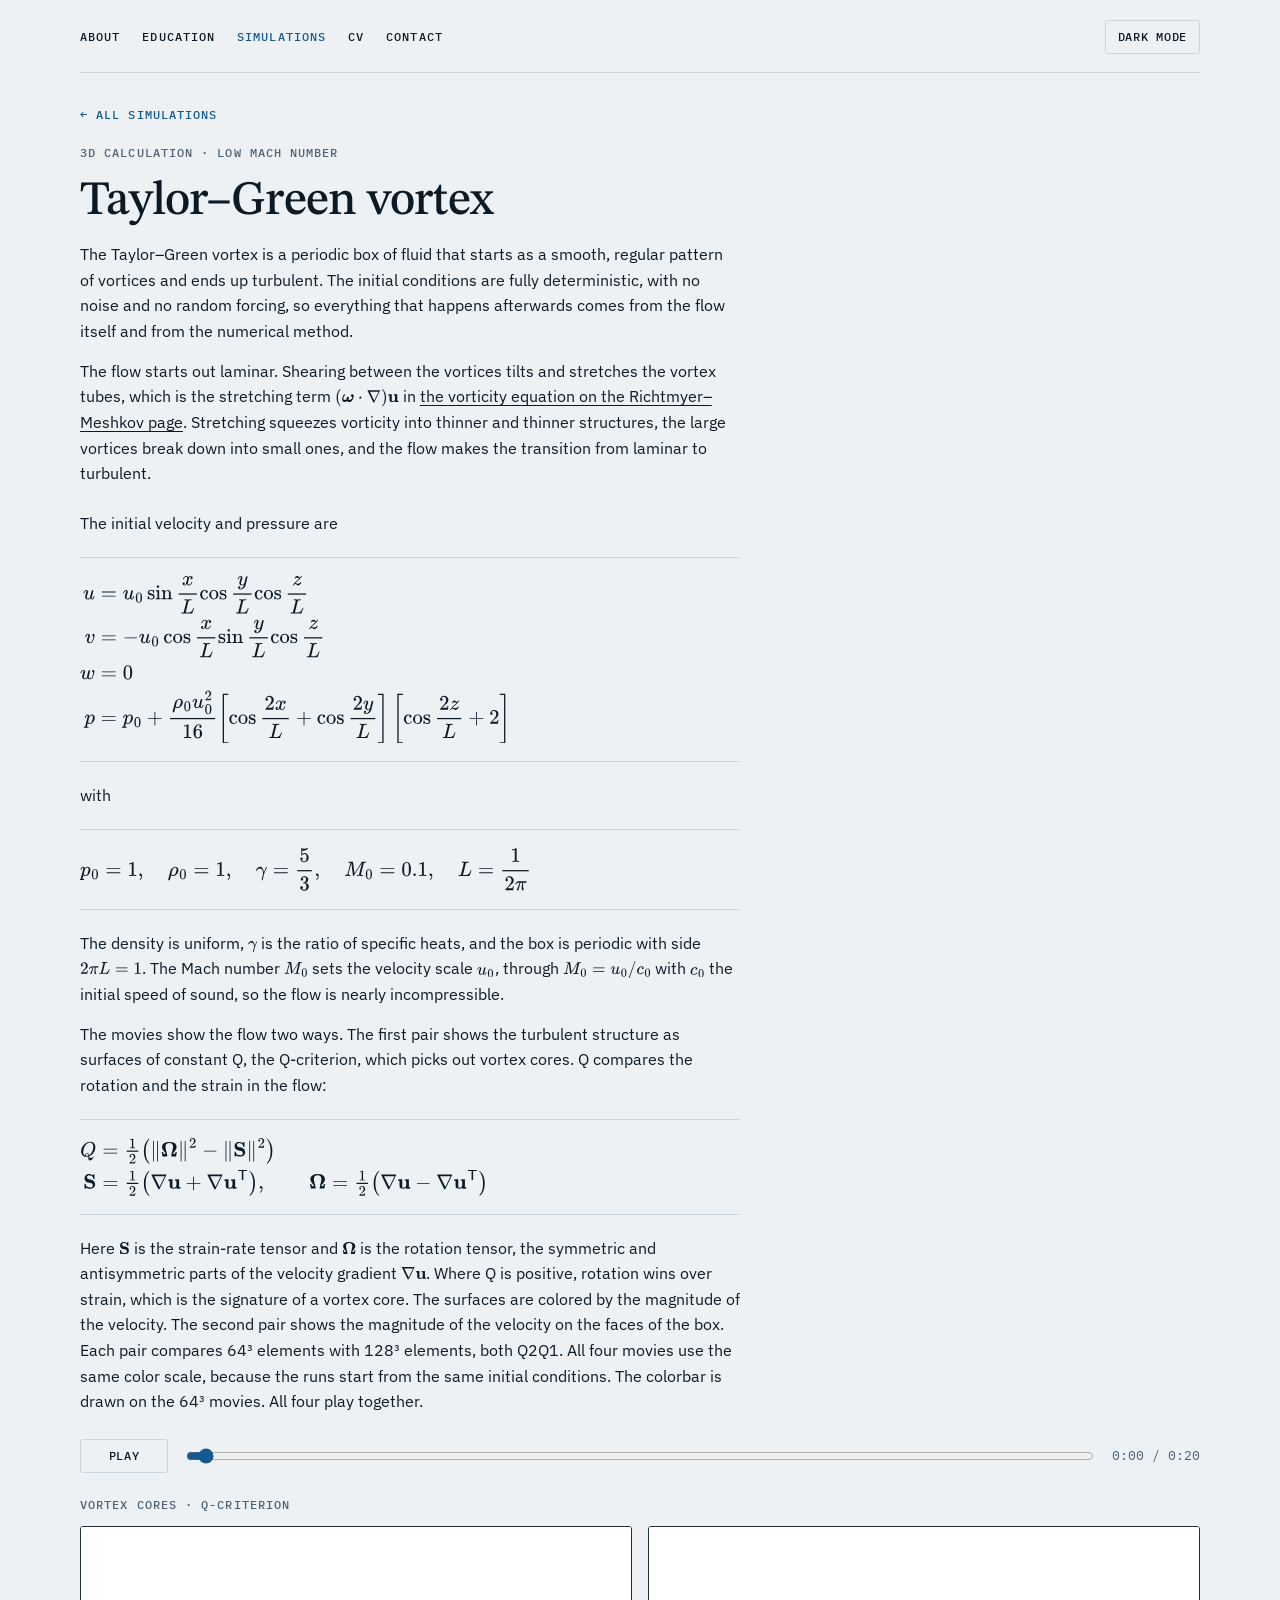
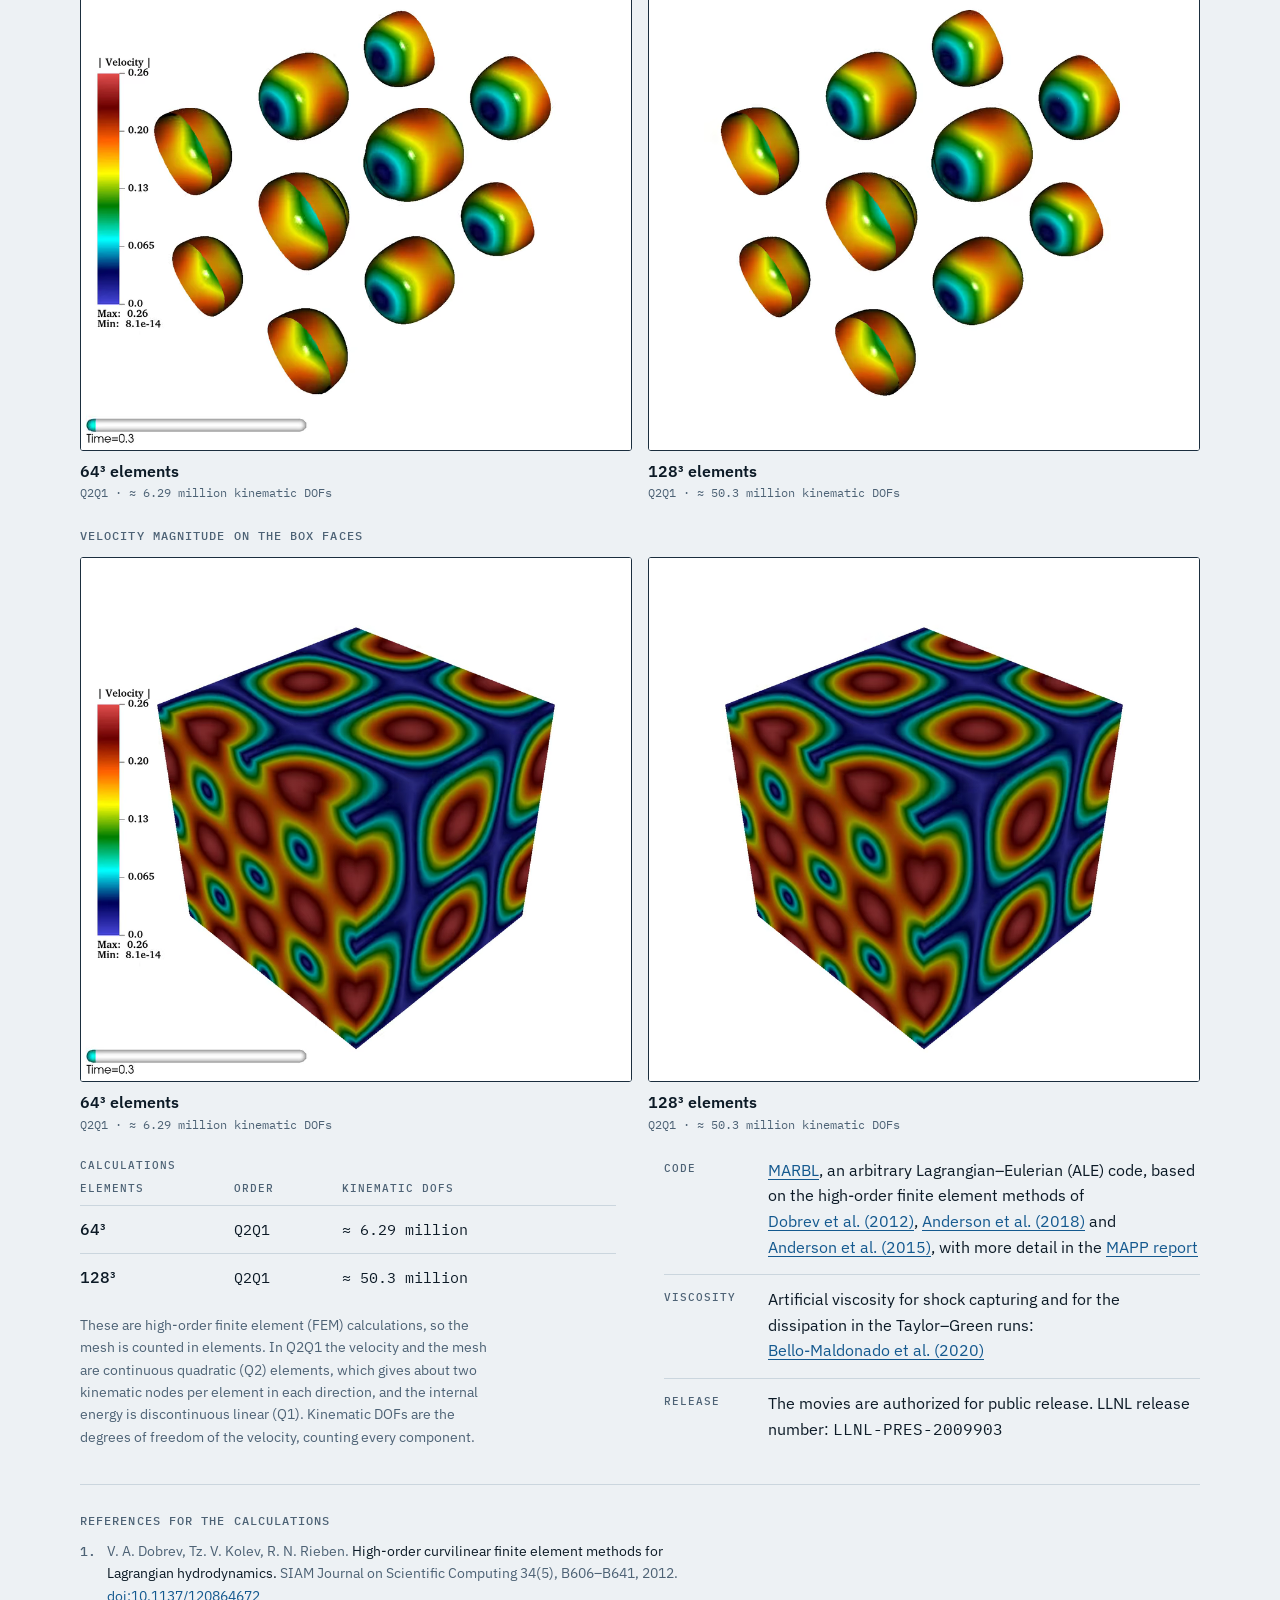
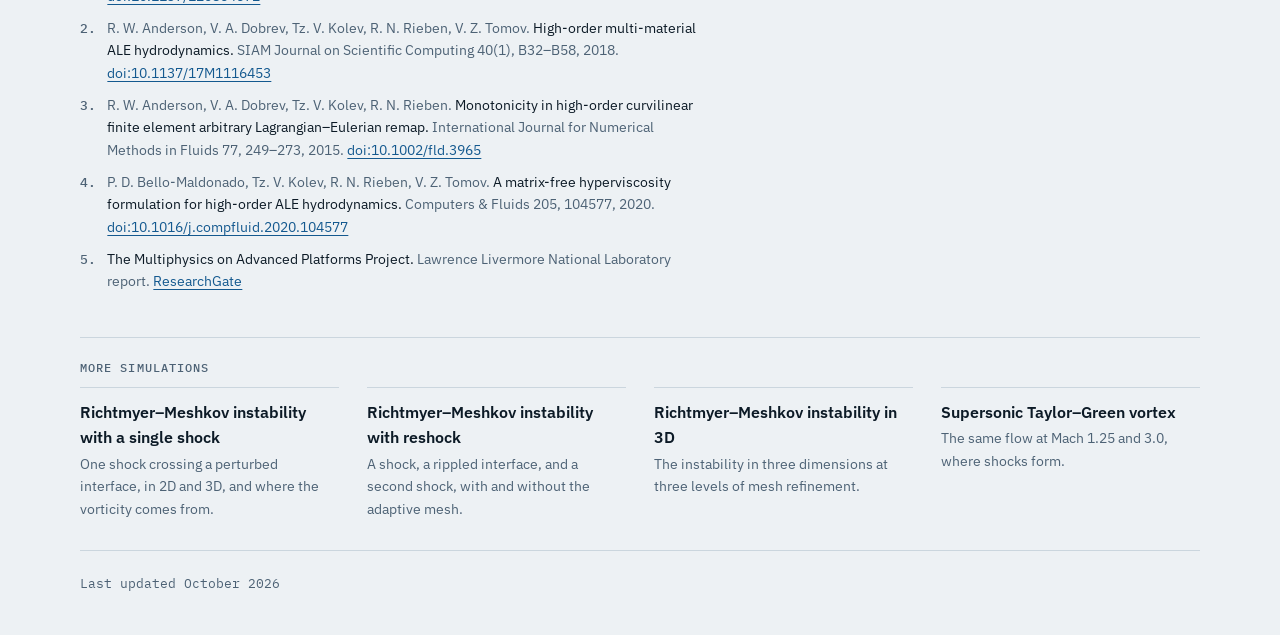
<file: taylor-green.html>
<!doctype html>
<html lang="en">
<head>
<meta charset="utf-8">
<meta name="viewport" content="width=device-width, initial-scale=1">
<title>Taylor–Green vortex · Victor's CFD Notebook</title>
<meta name="description" content="The low Mach number Taylor–Green vortex computed with high-order finite elements in MARBL: initial conditions, Q-criterion vortex cores and velocity at two resolutions.">
<script>try{var t=localStorage.getItem("theme");if(t)document.documentElement.setAttribute("data-theme",t)}catch(e){}</script>
<link rel="preconnect" href="https://fonts.googleapis.com">
<link rel="preconnect" href="https://fonts.gstatic.com" crossorigin>
<link rel="stylesheet" href="https://fonts.googleapis.com/css2?family=IBM+Plex+Mono:wght@400;500&family=IBM+Plex+Sans:wght@400;500;600&family=STIX+Two+Text:ital,wght@0,400;0,500;0,600;1,400;1,500&display=swap">
<link rel="stylesheet" href="site.css">
</head>
<body>
<div class="wrap" id="top">
  <header class="top">
    <nav aria-label="Sections">
      <a href="index.html#about">About</a>
      <a href="index.html#education">Education</a>
      <a href="index.html#simulations" aria-current="true">Simulations</a>
      <a href="index.html#cv">CV</a>
      <a href="index.html#contact">Contact</a>
    </nav>
    <button class="btn" id="theme" type="button">Dark mode</button>
  </header>

  <main class="page">
    <p class="crumb"><a href="index.html#simulations">← All simulations</a></p>
    <article class="tgv" id="tgv" aria-labelledby="h-tgv" data-sync-group data-lazy>
        <div class="tgv-head">
          <p class="label">3D calculation · low Mach number</p>
          <h1 class="page-title" id="h-tgv">Taylor–Green vortex</h1>
          <p>The Taylor–Green vortex is a periodic box of fluid that starts as a smooth, regular pattern of vortices and ends up turbulent. The initial conditions are fully deterministic, with no noise and no random forcing, so everything that happens afterwards comes from the flow itself and from the numerical method.</p>
          <p>The flow starts out laminar. Shearing between the vortices tilts and stretches the vortex tubes, which is the stretching term <svg class="tex-svg" role="img" aria-label="omega dot grad u" data-tex="(\boldsymbol{\omega}\cdot\nabla)\mathbf{u}" focusable="false" xmlns="http://www.w3.org/2000/svg" width="3.690em" height="1.000em" viewBox="0 -750 3690.4 1000" style="vertical-align:-0.250em"><g stroke="currentColor" fill="currentColor" stroke-width="0" transform="scale(1,-1)"><g><g><path d="M94 250Q94 319 104 381T127 488T164 576T202 643T244 695T277 729T302 750H315H319Q333 750 333 741Q333 738 316 720T275 667T226 581T184 443T167 250T184 58T225 -81T274 -167T316 -220T333 -241Q333 -250 318 -250H315H302L274 -226Q180 -141 137 -14T94 250Z"></path></g><g transform="translate(389,0)"><path d="M532 367Q532 399 559 426T618 453Q645 453 668 430T691 357Q691 319 677 261T649 171Q640 149 626 125T586 68T521 14T438 -7Q401 -7 372 7T333 30T311 57Q246 -8 165 -8Q119 -8 82 19T30 102Q24 126 24 163V178Q24 210 37 255Q61 346 118 424Q141 451 161 451Q174 451 184 443T194 419Q194 402 179 387Q91 273 91 206Q91 159 122 138T189 117T281 145V173Q283 223 294 253Q304 276 323 289T364 303Q386 303 400 287T415 250Q415 219 385 157L378 144Q378 142 388 136T419 124T462 117Q522 117 566 165T610 255Q610 288 561 320Q532 337 532 367Z"></path></g><g transform="translate(1329.2,0)"><path d="M78 250Q78 274 95 292T138 310Q162 310 180 294T199 251Q199 226 182 208T139 190T96 207T78 250Z"></path></g><g transform="translate(1829.4,0)"><path d="M46 676Q46 679 51 683H781Q786 679 786 676Q786 674 617 326T444 -26Q439 -33 416 -33T388 -26Q385 -22 216 326T46 676ZM697 596Q697 597 445 597T193 596Q195 591 319 336T445 80L697 596Z"></path></g><g transform="translate(2662.4,0)"><path d="M60 749L64 750Q69 750 74 750H86L114 726Q208 641 251 514T294 250Q294 182 284 119T261 12T224 -76T186 -143T145 -194T113 -227T90 -246Q87 -249 86 -250H74Q66 -250 63 -250T58 -247T55 -238Q56 -237 66 -225Q221 -64 221 250T66 725Q56 737 55 738Q55 746 60 749Z"></path></g><g transform="translate(3051.4,0)"><g><path d="M40 442L134 446Q228 450 229 450H235V273V165Q235 90 238 74T254 52Q268 46 304 46H319Q352 46 380 67T419 121L420 123Q424 135 425 199Q425 201 425 207Q425 233 425 249V316Q425 354 423 363T410 376Q396 380 369 380H356V442L554 450V267Q554 84 556 79Q561 62 610 62H623V31Q623 0 622 0Q603 0 527 -3T432 -6Q431 -6 431 25V56L420 45Q373 6 332 -1Q313 -6 281 -6Q208 -6 165 14T109 87L107 98L106 230Q106 358 104 366Q96 380 50 380H37V442H40Z"></path></g></g></g></g></svg> in <a href="richtmyer-meshkov-2d.html#mechanism">the vorticity equation on the Richtmyer–Meshkov page</a>. Stretching squeezes vorticity into thinner and thinner structures, the large vortices break down into small ones, and the flow makes the transition from laminar to turbulent.</p>
        </div>
        <div class="tgv-copy">
          <p>The initial velocity and pressure are</p>
          <div class="eq"><svg class="tex-svg" role="img" aria-label="u equals u zero sine of x over L, times cosine of y over L, times cosine of z over L. v equals minus u zero cosine of x over L, times sine of y over L, times cosine of z over L. w equals zero. p equals p zero plus rho zero u zero squared over sixteen, times the quantity cosine of two x over L plus cosine of two y over L, times the quantity cosine of two z over L plus two." data-tex="\begin{aligned} u &amp;= u_0\sin\frac{x}{L}\cos\frac{y}{L}\cos\frac{z}{L} \\ v &amp;= -u_0\cos\frac{x}{L}\sin\frac{y}{L}\cos\frac{z}{L} \\ w &amp;= 0 \\ p &amp;= p_0 + \frac{\rho_0 u_0^{2}}{16}\left[\cos\frac{2x}{L}+\cos\frac{2y}{L}\right]\left[\cos\frac{2z}{L}+2\right] \end{aligned}" focusable="false" xmlns="http://www.w3.org/2000/svg" width="20.698em" height="8.055em" viewBox="0 -4277.5 20698.2 8054.9" style="vertical-align:-3.777em"><g stroke="currentColor" fill="currentColor" stroke-width="0" transform="scale(1,-1)"><g><g><g transform="translate(0,3159.5)"><g transform="translate(144,0)"><g><path d="M21 287Q21 295 30 318T55 370T99 420T158 442Q204 442 227 417T250 358Q250 340 216 246T182 105Q182 62 196 45T238 27T291 44T328 78L339 95Q341 99 377 247Q407 367 413 387T427 416Q444 431 463 431Q480 431 488 421T496 402L420 84Q419 79 419 68Q419 43 426 35T447 26Q469 29 482 57T512 145Q514 153 532 153Q551 153 551 144Q550 139 549 130T540 98T523 55T498 17T462 -8Q454 -10 438 -10Q372 -10 347 46Q345 45 336 36T318 21T296 6T267 -6T233 -11Q189 -11 155 7Q103 38 103 113Q103 170 138 262T173 379Q173 380 173 381Q173 390 173 393T169 400T158 404H154Q131 404 112 385T82 344T65 302T57 280Q55 278 41 278H27Q21 284 21 287Z"></path></g></g><g transform="translate(716,0)"><g></g><g transform="translate(277.8,0)"><path d="M56 347Q56 360 70 367H707Q722 359 722 347Q722 336 708 328L390 327H72Q56 332 56 347ZM56 153Q56 168 72 173H708Q722 163 722 153Q722 140 707 133H70Q56 140 56 153Z"></path></g><g transform="translate(1333.6,0)"><g><path d="M21 287Q21 295 30 318T55 370T99 420T158 442Q204 442 227 417T250 358Q250 340 216 246T182 105Q182 62 196 45T238 27T291 44T328 78L339 95Q341 99 377 247Q407 367 413 387T427 416Q444 431 463 431Q480 431 488 421T496 402L420 84Q419 79 419 68Q419 43 426 35T447 26Q469 29 482 57T512 145Q514 153 532 153Q551 153 551 144Q550 139 549 130T540 98T523 55T498 17T462 -8Q454 -10 438 -10Q372 -10 347 46Q345 45 336 36T318 21T296 6T267 -6T233 -11Q189 -11 155 7Q103 38 103 113Q103 170 138 262T173 379Q173 380 173 381Q173 390 173 393T169 400T158 404H154Q131 404 112 385T82 344T65 302T57 280Q55 278 41 278H27Q21 284 21 287Z"></path></g><g transform="translate(605,-150) scale(0.707)"><path d="M96 585Q152 666 249 666Q297 666 345 640T423 548Q460 465 460 320Q460 165 417 83Q397 41 362 16T301 -15T250 -22Q224 -22 198 -16T137 16T82 83Q39 165 39 320Q39 494 96 585ZM321 597Q291 629 250 629Q208 629 178 597Q153 571 145 525T137 333Q137 175 145 125T181 46Q209 16 250 16Q290 16 318 46Q347 76 354 130T362 333Q362 478 354 524T321 597Z"></path></g></g><g transform="translate(2508.8,0)"><path d="M295 316Q295 356 268 385T190 414Q154 414 128 401Q98 382 98 349Q97 344 98 336T114 312T157 287Q175 282 201 278T245 269T277 256Q294 248 310 236T342 195T359 133Q359 71 321 31T198 -10H190Q138 -10 94 26L86 19L77 10Q71 4 65 -1L54 -11H46H42Q39 -11 33 -5V74V132Q33 153 35 157T45 162H54Q66 162 70 158T75 146T82 119T101 77Q136 26 198 26Q295 26 295 104Q295 133 277 151Q257 175 194 187T111 210Q75 227 54 256T33 318Q33 357 50 384T93 424T143 442T187 447H198Q238 447 268 432L283 424L292 431Q302 440 314 448H322H326Q329 448 335 442V310L329 304H301Q295 310 295 316Z"></path><path d="M69 609Q69 637 87 653T131 669Q154 667 171 652T188 609Q188 579 171 564T129 549Q104 549 87 564T69 609ZM247 0Q232 3 143 3Q132 3 106 3T56 1L34 0H26V46H42Q70 46 91 49Q100 53 102 60T104 102V205V293Q104 345 102 359T88 378Q74 385 41 385H30V408Q30 431 32 431L42 432Q52 433 70 434T106 436Q123 437 142 438T171 441T182 442H185V62Q190 52 197 50T232 46H255V0H247Z" transform="translate(394,0)"></path><path d="M41 46H55Q94 46 102 60V68Q102 77 102 91T102 122T103 161T103 203Q103 234 103 269T102 328V351Q99 370 88 376T43 385H25V408Q25 431 27 431L37 432Q47 433 65 434T102 436Q119 437 138 438T167 441T178 442H181V402Q181 364 182 364T187 369T199 384T218 402T247 421T285 437Q305 442 336 442Q450 438 463 329Q464 322 464 190V104Q464 66 466 59T477 49Q498 46 526 46H542V0H534L510 1Q487 2 460 2T422 3Q319 3 310 0H302V46H318Q379 46 379 62Q380 64 380 200Q379 335 378 343Q372 371 358 385T334 402T308 404Q263 404 229 370Q202 343 195 315T187 232V168V108Q187 78 188 68T191 55T200 49Q221 46 249 46H265V0H257L234 1Q210 2 183 2T145 3Q42 3 33 0H25V46H41Z" transform="translate(672,0)"></path></g><g transform="translate(3736.8,0)"><path d=""></path></g><g transform="translate(3903.4,0)"><g transform="translate(274.5,676)"><path d="M52 289Q59 331 106 386T222 442Q257 442 286 424T329 379Q371 442 430 442Q467 442 494 420T522 361Q522 332 508 314T481 292T458 288Q439 288 427 299T415 328Q415 374 465 391Q454 404 425 404Q412 404 406 402Q368 386 350 336Q290 115 290 78Q290 50 306 38T341 26Q378 26 414 59T463 140Q466 150 469 151T485 153H489Q504 153 504 145Q504 144 502 134Q486 77 440 33T333 -11Q263 -11 227 52Q186 -10 133 -10H127Q78 -10 57 16T35 71Q35 103 54 123T99 143Q142 143 142 101Q142 81 130 66T107 46T94 41L91 40Q91 39 97 36T113 29T132 26Q168 26 194 71Q203 87 217 139T245 247T261 313Q266 340 266 352Q266 380 251 392T217 404Q177 404 142 372T93 290Q91 281 88 280T72 278H58Q52 284 52 289Z"></path></g><g transform="translate(220,-686)"><path d="M228 637Q194 637 192 641Q191 643 191 649Q191 673 202 682Q204 683 217 683Q271 680 344 680Q485 680 506 683H518Q524 677 524 674T522 656Q517 641 513 637H475Q406 636 394 628Q387 624 380 600T313 336Q297 271 279 198T252 88L243 52Q243 48 252 48T311 46H328Q360 46 379 47T428 54T478 72T522 106T564 161Q580 191 594 228T611 270Q616 273 628 273H641Q647 264 647 262T627 203T583 83T557 9Q555 4 553 3T537 0T494 -1Q483 -1 418 -1T294 0H116Q32 0 32 10Q32 17 34 24Q39 43 44 45Q48 46 59 46H65Q92 46 125 49Q139 52 144 61Q147 65 216 339T285 628Q285 635 228 637Z"></path></g><rect width="881" height="60" x="120" y="220"></rect></g><g transform="translate(5024.4,0)"><path d="M370 305T349 305T313 320T297 358Q297 381 312 396Q317 401 317 402T307 404Q281 408 258 408Q209 408 178 376Q131 329 131 219Q131 137 162 90Q203 29 272 29Q313 29 338 55T374 117Q376 125 379 127T395 129H409Q415 123 415 120Q415 116 411 104T395 71T366 33T318 2T249 -11Q163 -11 99 53T34 214Q34 318 99 383T250 448T370 421T404 357Q404 334 387 320Z"></path><path d="M28 214Q28 309 93 378T250 448Q340 448 405 380T471 215Q471 120 407 55T250 -10Q153 -10 91 57T28 214ZM250 30Q372 30 372 193V225V250Q372 272 371 288T364 326T348 362T317 390T268 410Q263 411 252 411Q222 411 195 399Q152 377 139 338T126 246V226Q126 130 145 91Q177 30 250 30Z" transform="translate(444,0)"></path><path d="M295 316Q295 356 268 385T190 414Q154 414 128 401Q98 382 98 349Q97 344 98 336T114 312T157 287Q175 282 201 278T245 269T277 256Q294 248 310 236T342 195T359 133Q359 71 321 31T198 -10H190Q138 -10 94 26L86 19L77 10Q71 4 65 -1L54 -11H46H42Q39 -11 33 -5V74V132Q33 153 35 157T45 162H54Q66 162 70 158T75 146T82 119T101 77Q136 26 198 26Q295 26 295 104Q295 133 277 151Q257 175 194 187T111 210Q75 227 54 256T33 318Q33 357 50 384T93 424T143 442T187 447H198Q238 447 268 432L283 424L292 431Q302 440 314 448H322H326Q329 448 335 442V310L329 304H301Q295 310 295 316Z" transform="translate(944,0)"></path></g><g transform="translate(6362.4,0)"><path d=""></path></g><g transform="translate(6529.1,0)"><g transform="translate(315.5,676)"><path d="M21 287Q21 301 36 335T84 406T158 442Q199 442 224 419T250 355Q248 336 247 334Q247 331 231 288T198 191T182 105Q182 62 196 45T238 27Q261 27 281 38T312 61T339 94Q339 95 344 114T358 173T377 247Q415 397 419 404Q432 431 462 431Q475 431 483 424T494 412T496 403Q496 390 447 193T391 -23Q363 -106 294 -155T156 -205Q111 -205 77 -183T43 -117Q43 -95 50 -80T69 -58T89 -48T106 -45Q150 -45 150 -87Q150 -107 138 -122T115 -142T102 -147L99 -148Q101 -153 118 -160T152 -167H160Q177 -167 186 -165Q219 -156 247 -127T290 -65T313 -9T321 21L315 17Q309 13 296 6T270 -6Q250 -11 231 -11Q185 -11 150 11T104 82Q103 89 103 113Q103 170 138 262T173 379Q173 380 173 381Q173 390 173 393T169 400T158 404H154Q131 404 112 385T82 344T65 302T57 280Q55 278 41 278H27Q21 284 21 287Z"></path></g><g transform="translate(220,-686)"><path d="M228 637Q194 637 192 641Q191 643 191 649Q191 673 202 682Q204 683 217 683Q271 680 344 680Q485 680 506 683H518Q524 677 524 674T522 656Q517 641 513 637H475Q406 636 394 628Q387 624 380 600T313 336Q297 271 279 198T252 88L243 52Q243 48 252 48T311 46H328Q360 46 379 47T428 54T478 72T522 106T564 161Q580 191 594 228T611 270Q616 273 628 273H641Q647 264 647 262T627 203T583 83T557 9Q555 4 553 3T537 0T494 -1Q483 -1 418 -1T294 0H116Q32 0 32 10Q32 17 34 24Q39 43 44 45Q48 46 59 46H65Q92 46 125 49Q139 52 144 61Q147 65 216 339T285 628Q285 635 228 637Z"></path></g><rect width="881" height="60" x="120" y="220"></rect></g><g transform="translate(7650.1,0)"><path d="M370 305T349 305T313 320T297 358Q297 381 312 396Q317 401 317 402T307 404Q281 408 258 408Q209 408 178 376Q131 329 131 219Q131 137 162 90Q203 29 272 29Q313 29 338 55T374 117Q376 125 379 127T395 129H409Q415 123 415 120Q415 116 411 104T395 71T366 33T318 2T249 -11Q163 -11 99 53T34 214Q34 318 99 383T250 448T370 421T404 357Q404 334 387 320Z"></path><path d="M28 214Q28 309 93 378T250 448Q340 448 405 380T471 215Q471 120 407 55T250 -10Q153 -10 91 57T28 214ZM250 30Q372 30 372 193V225V250Q372 272 371 288T364 326T348 362T317 390T268 410Q263 411 252 411Q222 411 195 399Q152 377 139 338T126 246V226Q126 130 145 91Q177 30 250 30Z" transform="translate(444,0)"></path><path d="M295 316Q295 356 268 385T190 414Q154 414 128 401Q98 382 98 349Q97 344 98 336T114 312T157 287Q175 282 201 278T245 269T277 256Q294 248 310 236T342 195T359 133Q359 71 321 31T198 -10H190Q138 -10 94 26L86 19L77 10Q71 4 65 -1L54 -11H46H42Q39 -11 33 -5V74V132Q33 153 35 157T45 162H54Q66 162 70 158T75 146T82 119T101 77Q136 26 198 26Q295 26 295 104Q295 133 277 151Q257 175 194 187T111 210Q75 227 54 256T33 318Q33 357 50 384T93 424T143 442T187 447H198Q238 447 268 432L283 424L292 431Q302 440 314 448H322H326Q329 448 335 442V310L329 304H301Q295 310 295 316Z" transform="translate(944,0)"></path></g><g transform="translate(8988.1,0)"><path d=""></path></g><g transform="translate(9154.8,0)"><g transform="translate(328,676)"><path d="M347 338Q337 338 294 349T231 360Q211 360 197 356T174 346T162 335T155 324L153 320Q150 317 138 317Q117 317 117 325Q117 330 120 339Q133 378 163 406T229 440Q241 442 246 442Q271 442 291 425T329 392T367 375Q389 375 411 408T434 441Q435 442 449 442H462Q468 436 468 434Q468 430 463 420T449 399T432 377T418 358L411 349Q368 298 275 214T160 106L148 94L163 93Q185 93 227 82T290 71Q328 71 360 90T402 140Q406 149 409 151T424 153Q443 153 443 143Q443 138 442 134Q425 72 376 31T278 -11Q252 -11 232 6T193 40T155 57Q111 57 76 -3Q70 -11 59 -11H54H41Q35 -5 35 -2Q35 13 93 84Q132 129 225 214T340 322Q352 338 347 338Z"></path></g><g transform="translate(220,-686)"><path d="M228 637Q194 637 192 641Q191 643 191 649Q191 673 202 682Q204 683 217 683Q271 680 344 680Q485 680 506 683H518Q524 677 524 674T522 656Q517 641 513 637H475Q406 636 394 628Q387 624 380 600T313 336Q297 271 279 198T252 88L243 52Q243 48 252 48T311 46H328Q360 46 379 47T428 54T478 72T522 106T564 161Q580 191 594 228T611 270Q616 273 628 273H641Q647 264 647 262T627 203T583 83T557 9Q555 4 553 3T537 0T494 -1Q483 -1 418 -1T294 0H116Q32 0 32 10Q32 17 34 24Q39 43 44 45Q48 46 59 46H65Q92 46 125 49Q139 52 144 61Q147 65 216 339T285 628Q285 635 228 637Z"></path></g><rect width="881" height="60" x="120" y="220"></rect></g></g></g><g transform="translate(0,1055.5)"><g transform="translate(231,0)"><g><path d="M173 380Q173 405 154 405Q130 405 104 376T61 287Q60 286 59 284T58 281T56 279T53 278T49 278T41 278H27Q21 284 21 287Q21 294 29 316T53 368T97 419T160 441Q202 441 225 417T249 361Q249 344 246 335Q246 329 231 291T200 202T182 113Q182 86 187 69Q200 26 250 26Q287 26 319 60T369 139T398 222T409 277Q409 300 401 317T383 343T365 361T357 383Q357 405 376 424T417 443Q436 443 451 425T467 367Q467 340 455 284T418 159T347 40T241 -11Q177 -11 139 22Q102 54 102 117Q102 148 110 181T151 298Q173 362 173 380Z"></path></g></g><g transform="translate(716,0)"><g></g><g transform="translate(277.8,0)"><path d="M56 347Q56 360 70 367H707Q722 359 722 347Q722 336 708 328L390 327H72Q56 332 56 347ZM56 153Q56 168 72 173H708Q722 163 722 153Q722 140 707 133H70Q56 140 56 153Z"></path></g><g transform="translate(1333.6,0)"><path d="M84 237T84 250T98 270H679Q694 262 694 250T679 230H98Q84 237 84 250Z"></path></g><g transform="translate(2111.6,0)"><g><path d="M21 287Q21 295 30 318T55 370T99 420T158 442Q204 442 227 417T250 358Q250 340 216 246T182 105Q182 62 196 45T238 27T291 44T328 78L339 95Q341 99 377 247Q407 367 413 387T427 416Q444 431 463 431Q480 431 488 421T496 402L420 84Q419 79 419 68Q419 43 426 35T447 26Q469 29 482 57T512 145Q514 153 532 153Q551 153 551 144Q550 139 549 130T540 98T523 55T498 17T462 -8Q454 -10 438 -10Q372 -10 347 46Q345 45 336 36T318 21T296 6T267 -6T233 -11Q189 -11 155 7Q103 38 103 113Q103 170 138 262T173 379Q173 380 173 381Q173 390 173 393T169 400T158 404H154Q131 404 112 385T82 344T65 302T57 280Q55 278 41 278H27Q21 284 21 287Z"></path></g><g transform="translate(605,-150) scale(0.707)"><path d="M96 585Q152 666 249 666Q297 666 345 640T423 548Q460 465 460 320Q460 165 417 83Q397 41 362 16T301 -15T250 -22Q224 -22 198 -16T137 16T82 83Q39 165 39 320Q39 494 96 585ZM321 597Q291 629 250 629Q208 629 178 597Q153 571 145 525T137 333Q137 175 145 125T181 46Q209 16 250 16Q290 16 318 46Q347 76 354 130T362 333Q362 478 354 524T321 597Z"></path></g></g><g transform="translate(3286.8,0)"><path d="M370 305T349 305T313 320T297 358Q297 381 312 396Q317 401 317 402T307 404Q281 408 258 408Q209 408 178 376Q131 329 131 219Q131 137 162 90Q203 29 272 29Q313 29 338 55T374 117Q376 125 379 127T395 129H409Q415 123 415 120Q415 116 411 104T395 71T366 33T318 2T249 -11Q163 -11 99 53T34 214Q34 318 99 383T250 448T370 421T404 357Q404 334 387 320Z"></path><path d="M28 214Q28 309 93 378T250 448Q340 448 405 380T471 215Q471 120 407 55T250 -10Q153 -10 91 57T28 214ZM250 30Q372 30 372 193V225V250Q372 272 371 288T364 326T348 362T317 390T268 410Q263 411 252 411Q222 411 195 399Q152 377 139 338T126 246V226Q126 130 145 91Q177 30 250 30Z" transform="translate(444,0)"></path><path d="M295 316Q295 356 268 385T190 414Q154 414 128 401Q98 382 98 349Q97 344 98 336T114 312T157 287Q175 282 201 278T245 269T277 256Q294 248 310 236T342 195T359 133Q359 71 321 31T198 -10H190Q138 -10 94 26L86 19L77 10Q71 4 65 -1L54 -11H46H42Q39 -11 33 -5V74V132Q33 153 35 157T45 162H54Q66 162 70 158T75 146T82 119T101 77Q136 26 198 26Q295 26 295 104Q295 133 277 151Q257 175 194 187T111 210Q75 227 54 256T33 318Q33 357 50 384T93 424T143 442T187 447H198Q238 447 268 432L283 424L292 431Q302 440 314 448H322H326Q329 448 335 442V310L329 304H301Q295 310 295 316Z" transform="translate(944,0)"></path></g><g transform="translate(4624.8,0)"><path d=""></path></g><g transform="translate(4791.4,0)"><g transform="translate(274.5,676)"><path d="M52 289Q59 331 106 386T222 442Q257 442 286 424T329 379Q371 442 430 442Q467 442 494 420T522 361Q522 332 508 314T481 292T458 288Q439 288 427 299T415 328Q415 374 465 391Q454 404 425 404Q412 404 406 402Q368 386 350 336Q290 115 290 78Q290 50 306 38T341 26Q378 26 414 59T463 140Q466 150 469 151T485 153H489Q504 153 504 145Q504 144 502 134Q486 77 440 33T333 -11Q263 -11 227 52Q186 -10 133 -10H127Q78 -10 57 16T35 71Q35 103 54 123T99 143Q142 143 142 101Q142 81 130 66T107 46T94 41L91 40Q91 39 97 36T113 29T132 26Q168 26 194 71Q203 87 217 139T245 247T261 313Q266 340 266 352Q266 380 251 392T217 404Q177 404 142 372T93 290Q91 281 88 280T72 278H58Q52 284 52 289Z"></path></g><g transform="translate(220,-686)"><path d="M228 637Q194 637 192 641Q191 643 191 649Q191 673 202 682Q204 683 217 683Q271 680 344 680Q485 680 506 683H518Q524 677 524 674T522 656Q517 641 513 637H475Q406 636 394 628Q387 624 380 600T313 336Q297 271 279 198T252 88L243 52Q243 48 252 48T311 46H328Q360 46 379 47T428 54T478 72T522 106T564 161Q580 191 594 228T611 270Q616 273 628 273H641Q647 264 647 262T627 203T583 83T557 9Q555 4 553 3T537 0T494 -1Q483 -1 418 -1T294 0H116Q32 0 32 10Q32 17 34 24Q39 43 44 45Q48 46 59 46H65Q92 46 125 49Q139 52 144 61Q147 65 216 339T285 628Q285 635 228 637Z"></path></g><rect width="881" height="60" x="120" y="220"></rect></g><g transform="translate(5912.4,0)"><path d="M295 316Q295 356 268 385T190 414Q154 414 128 401Q98 382 98 349Q97 344 98 336T114 312T157 287Q175 282 201 278T245 269T277 256Q294 248 310 236T342 195T359 133Q359 71 321 31T198 -10H190Q138 -10 94 26L86 19L77 10Q71 4 65 -1L54 -11H46H42Q39 -11 33 -5V74V132Q33 153 35 157T45 162H54Q66 162 70 158T75 146T82 119T101 77Q136 26 198 26Q295 26 295 104Q295 133 277 151Q257 175 194 187T111 210Q75 227 54 256T33 318Q33 357 50 384T93 424T143 442T187 447H198Q238 447 268 432L283 424L292 431Q302 440 314 448H322H326Q329 448 335 442V310L329 304H301Q295 310 295 316Z"></path><path d="M69 609Q69 637 87 653T131 669Q154 667 171 652T188 609Q188 579 171 564T129 549Q104 549 87 564T69 609ZM247 0Q232 3 143 3Q132 3 106 3T56 1L34 0H26V46H42Q70 46 91 49Q100 53 102 60T104 102V205V293Q104 345 102 359T88 378Q74 385 41 385H30V408Q30 431 32 431L42 432Q52 433 70 434T106 436Q123 437 142 438T171 441T182 442H185V62Q190 52 197 50T232 46H255V0H247Z" transform="translate(394,0)"></path><path d="M41 46H55Q94 46 102 60V68Q102 77 102 91T102 122T103 161T103 203Q103 234 103 269T102 328V351Q99 370 88 376T43 385H25V408Q25 431 27 431L37 432Q47 433 65 434T102 436Q119 437 138 438T167 441T178 442H181V402Q181 364 182 364T187 369T199 384T218 402T247 421T285 437Q305 442 336 442Q450 438 463 329Q464 322 464 190V104Q464 66 466 59T477 49Q498 46 526 46H542V0H534L510 1Q487 2 460 2T422 3Q319 3 310 0H302V46H318Q379 46 379 62Q380 64 380 200Q379 335 378 343Q372 371 358 385T334 402T308 404Q263 404 229 370Q202 343 195 315T187 232V168V108Q187 78 188 68T191 55T200 49Q221 46 249 46H265V0H257L234 1Q210 2 183 2T145 3Q42 3 33 0H25V46H41Z" transform="translate(672,0)"></path></g><g transform="translate(7140.4,0)"><path d=""></path></g><g transform="translate(7307.1,0)"><g transform="translate(315.5,676)"><path d="M21 287Q21 301 36 335T84 406T158 442Q199 442 224 419T250 355Q248 336 247 334Q247 331 231 288T198 191T182 105Q182 62 196 45T238 27Q261 27 281 38T312 61T339 94Q339 95 344 114T358 173T377 247Q415 397 419 404Q432 431 462 431Q475 431 483 424T494 412T496 403Q496 390 447 193T391 -23Q363 -106 294 -155T156 -205Q111 -205 77 -183T43 -117Q43 -95 50 -80T69 -58T89 -48T106 -45Q150 -45 150 -87Q150 -107 138 -122T115 -142T102 -147L99 -148Q101 -153 118 -160T152 -167H160Q177 -167 186 -165Q219 -156 247 -127T290 -65T313 -9T321 21L315 17Q309 13 296 6T270 -6Q250 -11 231 -11Q185 -11 150 11T104 82Q103 89 103 113Q103 170 138 262T173 379Q173 380 173 381Q173 390 173 393T169 400T158 404H154Q131 404 112 385T82 344T65 302T57 280Q55 278 41 278H27Q21 284 21 287Z"></path></g><g transform="translate(220,-686)"><path d="M228 637Q194 637 192 641Q191 643 191 649Q191 673 202 682Q204 683 217 683Q271 680 344 680Q485 680 506 683H518Q524 677 524 674T522 656Q517 641 513 637H475Q406 636 394 628Q387 624 380 600T313 336Q297 271 279 198T252 88L243 52Q243 48 252 48T311 46H328Q360 46 379 47T428 54T478 72T522 106T564 161Q580 191 594 228T611 270Q616 273 628 273H641Q647 264 647 262T627 203T583 83T557 9Q555 4 553 3T537 0T494 -1Q483 -1 418 -1T294 0H116Q32 0 32 10Q32 17 34 24Q39 43 44 45Q48 46 59 46H65Q92 46 125 49Q139 52 144 61Q147 65 216 339T285 628Q285 635 228 637Z"></path></g><rect width="881" height="60" x="120" y="220"></rect></g><g transform="translate(8428.1,0)"><path d="M370 305T349 305T313 320T297 358Q297 381 312 396Q317 401 317 402T307 404Q281 408 258 408Q209 408 178 376Q131 329 131 219Q131 137 162 90Q203 29 272 29Q313 29 338 55T374 117Q376 125 379 127T395 129H409Q415 123 415 120Q415 116 411 104T395 71T366 33T318 2T249 -11Q163 -11 99 53T34 214Q34 318 99 383T250 448T370 421T404 357Q404 334 387 320Z"></path><path d="M28 214Q28 309 93 378T250 448Q340 448 405 380T471 215Q471 120 407 55T250 -10Q153 -10 91 57T28 214ZM250 30Q372 30 372 193V225V250Q372 272 371 288T364 326T348 362T317 390T268 410Q263 411 252 411Q222 411 195 399Q152 377 139 338T126 246V226Q126 130 145 91Q177 30 250 30Z" transform="translate(444,0)"></path><path d="M295 316Q295 356 268 385T190 414Q154 414 128 401Q98 382 98 349Q97 344 98 336T114 312T157 287Q175 282 201 278T245 269T277 256Q294 248 310 236T342 195T359 133Q359 71 321 31T198 -10H190Q138 -10 94 26L86 19L77 10Q71 4 65 -1L54 -11H46H42Q39 -11 33 -5V74V132Q33 153 35 157T45 162H54Q66 162 70 158T75 146T82 119T101 77Q136 26 198 26Q295 26 295 104Q295 133 277 151Q257 175 194 187T111 210Q75 227 54 256T33 318Q33 357 50 384T93 424T143 442T187 447H198Q238 447 268 432L283 424L292 431Q302 440 314 448H322H326Q329 448 335 442V310L329 304H301Q295 310 295 316Z" transform="translate(944,0)"></path></g><g transform="translate(9766.1,0)"><path d=""></path></g><g transform="translate(9932.8,0)"><g transform="translate(328,676)"><path d="M347 338Q337 338 294 349T231 360Q211 360 197 356T174 346T162 335T155 324L153 320Q150 317 138 317Q117 317 117 325Q117 330 120 339Q133 378 163 406T229 440Q241 442 246 442Q271 442 291 425T329 392T367 375Q389 375 411 408T434 441Q435 442 449 442H462Q468 436 468 434Q468 430 463 420T449 399T432 377T418 358L411 349Q368 298 275 214T160 106L148 94L163 93Q185 93 227 82T290 71Q328 71 360 90T402 140Q406 149 409 151T424 153Q443 153 443 143Q443 138 442 134Q425 72 376 31T278 -11Q252 -11 232 6T193 40T155 57Q111 57 76 -3Q70 -11 59 -11H54H41Q35 -5 35 -2Q35 13 93 84Q132 129 225 214T340 322Q352 338 347 338Z"></path></g><g transform="translate(220,-686)"><path d="M228 637Q194 637 192 641Q191 643 191 649Q191 673 202 682Q204 683 217 683Q271 680 344 680Q485 680 506 683H518Q524 677 524 674T522 656Q517 641 513 637H475Q406 636 394 628Q387 624 380 600T313 336Q297 271 279 198T252 88L243 52Q243 48 252 48T311 46H328Q360 46 379 47T428 54T478 72T522 106T564 161Q580 191 594 228T611 270Q616 273 628 273H641Q647 264 647 262T627 203T583 83T557 9Q555 4 553 3T537 0T494 -1Q483 -1 418 -1T294 0H116Q32 0 32 10Q32 17 34 24Q39 43 44 45Q48 46 59 46H65Q92 46 125 49Q139 52 144 61Q147 65 216 339T285 628Q285 635 228 637Z"></path></g><rect width="881" height="60" x="120" y="220"></rect></g></g></g><g transform="translate(0,-680.5)"><g><g><path d="M580 385Q580 406 599 424T641 443Q659 443 674 425T690 368Q690 339 671 253Q656 197 644 161T609 80T554 12T482 -11Q438 -11 404 5T355 48Q354 47 352 44Q311 -11 252 -11Q226 -11 202 -5T155 14T118 53T104 116Q104 170 138 262T173 379Q173 380 173 381Q173 390 173 393T169 400T158 404H154Q131 404 112 385T82 344T65 302T57 280Q55 278 41 278H27Q21 284 21 287Q21 293 29 315T52 366T96 418T161 441Q204 441 227 416T250 358Q250 340 217 250T184 111Q184 65 205 46T258 26Q301 26 334 87L339 96V119Q339 122 339 128T340 136T341 143T342 152T345 165T348 182T354 206T362 238T373 281Q402 395 406 404Q419 431 449 431Q468 431 475 421T483 402Q483 389 454 274T422 142Q420 131 420 107V100Q420 85 423 71T442 42T487 26Q558 26 600 148Q609 171 620 213T632 273Q632 306 619 325T593 357T580 385Z"></path></g></g><g transform="translate(716,0)"><g></g><g transform="translate(277.8,0)"><path d="M56 347Q56 360 70 367H707Q722 359 722 347Q722 336 708 328L390 327H72Q56 332 56 347ZM56 153Q56 168 72 173H708Q722 163 722 153Q722 140 707 133H70Q56 140 56 153Z"></path></g><g transform="translate(1333.6,0)"><path d="M96 585Q152 666 249 666Q297 666 345 640T423 548Q460 465 460 320Q460 165 417 83Q397 41 362 16T301 -15T250 -22Q224 -22 198 -16T137 16T82 83Q39 165 39 320Q39 494 96 585ZM321 597Q291 629 250 629Q208 629 178 597Q153 571 145 525T137 333Q137 175 145 125T181 46Q209 16 250 16Q290 16 318 46Q347 76 354 130T362 333Q362 478 354 524T321 597Z"></path></g></g></g><g transform="translate(0,-2828)"><g transform="translate(213,0)"><g><path d="M23 287Q24 290 25 295T30 317T40 348T55 381T75 411T101 433T134 442Q209 442 230 378L240 387Q302 442 358 442Q423 442 460 395T497 281Q497 173 421 82T249 -10Q227 -10 210 -4Q199 1 187 11T168 28L161 36Q160 35 139 -51T118 -138Q118 -144 126 -145T163 -148H188Q194 -155 194 -157T191 -175Q188 -187 185 -190T172 -194Q170 -194 161 -194T127 -193T65 -192Q-5 -192 -24 -194H-32Q-39 -187 -39 -183Q-37 -156 -26 -148H-6Q28 -147 33 -136Q36 -130 94 103T155 350Q156 355 156 364Q156 405 131 405Q109 405 94 377T71 316T59 280Q57 278 43 278H29Q23 284 23 287ZM178 102Q200 26 252 26Q282 26 310 49T356 107Q374 141 392 215T411 325V331Q411 405 350 405Q339 405 328 402T306 393T286 380T269 365T254 350T243 336T235 326L232 322Q232 321 229 308T218 264T204 212Q178 106 178 102Z"></path></g></g><g transform="translate(716,0)"><g></g><g transform="translate(277.8,0)"><path d="M56 347Q56 360 70 367H707Q722 359 722 347Q722 336 708 328L390 327H72Q56 332 56 347ZM56 153Q56 168 72 173H708Q722 163 722 153Q722 140 707 133H70Q56 140 56 153Z"></path></g><g transform="translate(1333.6,0)"><g><path d="M23 287Q24 290 25 295T30 317T40 348T55 381T75 411T101 433T134 442Q209 442 230 378L240 387Q302 442 358 442Q423 442 460 395T497 281Q497 173 421 82T249 -10Q227 -10 210 -4Q199 1 187 11T168 28L161 36Q160 35 139 -51T118 -138Q118 -144 126 -145T163 -148H188Q194 -155 194 -157T191 -175Q188 -187 185 -190T172 -194Q170 -194 161 -194T127 -193T65 -192Q-5 -192 -24 -194H-32Q-39 -187 -39 -183Q-37 -156 -26 -148H-6Q28 -147 33 -136Q36 -130 94 103T155 350Q156 355 156 364Q156 405 131 405Q109 405 94 377T71 316T59 280Q57 278 43 278H29Q23 284 23 287ZM178 102Q200 26 252 26Q282 26 310 49T356 107Q374 141 392 215T411 325V331Q411 405 350 405Q339 405 328 402T306 393T286 380T269 365T254 350T243 336T235 326L232 322Q232 321 229 308T218 264T204 212Q178 106 178 102Z"></path></g><g transform="translate(536,-150) scale(0.707)"><path d="M96 585Q152 666 249 666Q297 666 345 640T423 548Q460 465 460 320Q460 165 417 83Q397 41 362 16T301 -15T250 -22Q224 -22 198 -16T137 16T82 83Q39 165 39 320Q39 494 96 585ZM321 597Q291 629 250 629Q208 629 178 597Q153 571 145 525T137 333Q137 175 145 125T181 46Q209 16 250 16Q290 16 318 46Q347 76 354 130T362 333Q362 478 354 524T321 597Z"></path></g></g><g transform="translate(2495.3,0)"><path d="M56 237T56 250T70 270H369V420L370 570Q380 583 389 583Q402 583 409 568V270H707Q722 262 722 250T707 230H409V-68Q401 -82 391 -82H389H387Q375 -82 369 -68V230H70Q56 237 56 250Z"></path></g><g transform="translate(3495.6,0)"><g transform="translate(220,763.5)"><g><g><path d="M58 -216Q25 -216 23 -186Q23 -176 73 26T127 234Q143 289 182 341Q252 427 341 441Q343 441 349 441T359 442Q432 442 471 394T510 276Q510 219 486 165T425 74T345 13T266 -10H255H248Q197 -10 165 35L160 41L133 -71Q108 -168 104 -181T92 -202Q76 -216 58 -216ZM424 322Q424 359 407 382T357 405Q322 405 287 376T231 300Q217 269 193 170L176 102Q193 26 260 26Q298 26 334 62Q367 92 389 158T418 266T424 322Z"></path></g><g transform="translate(550,-150) scale(0.707)"><path d="M96 585Q152 666 249 666Q297 666 345 640T423 548Q460 465 460 320Q460 165 417 83Q397 41 362 16T301 -15T250 -22Q224 -22 198 -16T137 16T82 83Q39 165 39 320Q39 494 96 585ZM321 597Q291 629 250 629Q208 629 178 597Q153 571 145 525T137 333Q137 175 145 125T181 46Q209 16 250 16Q290 16 318 46Q347 76 354 130T362 333Q362 478 354 524T321 597Z"></path></g></g><g transform="translate(953.6,0)"><g><path d="M21 287Q21 295 30 318T55 370T99 420T158 442Q204 442 227 417T250 358Q250 340 216 246T182 105Q182 62 196 45T238 27T291 44T328 78L339 95Q341 99 377 247Q407 367 413 387T427 416Q444 431 463 431Q480 431 488 421T496 402L420 84Q419 79 419 68Q419 43 426 35T447 26Q469 29 482 57T512 145Q514 153 532 153Q551 153 551 144Q550 139 549 130T540 98T523 55T498 17T462 -8Q454 -10 438 -10Q372 -10 347 46Q345 45 336 36T318 21T296 6T267 -6T233 -11Q189 -11 155 7Q103 38 103 113Q103 170 138 262T173 379Q173 380 173 381Q173 390 173 393T169 400T158 404H154Q131 404 112 385T82 344T65 302T57 280Q55 278 41 278H27Q21 284 21 287Z"></path></g><g transform="translate(605,363) scale(0.707)"><g><path d="M109 429Q82 429 66 447T50 491Q50 562 103 614T235 666Q326 666 387 610T449 465Q449 422 429 383T381 315T301 241Q265 210 201 149L142 93L218 92Q375 92 385 97Q392 99 409 186V189H449V186Q448 183 436 95T421 3V0H50V19V31Q50 38 56 46T86 81Q115 113 136 137Q145 147 170 174T204 211T233 244T261 278T284 308T305 340T320 369T333 401T340 431T343 464Q343 527 309 573T212 619Q179 619 154 602T119 569T109 550Q109 549 114 549Q132 549 151 535T170 489Q170 464 154 447T109 429Z"></path></g></g><g transform="translate(605,-287.9) scale(0.707)"><path d="M96 585Q152 666 249 666Q297 666 345 640T423 548Q460 465 460 320Q460 165 417 83Q397 41 362 16T301 -15T250 -22Q224 -22 198 -16T137 16T82 83Q39 165 39 320Q39 494 96 585ZM321 597Q291 629 250 629Q208 629 178 597Q153 571 145 525T137 333Q137 175 145 125T181 46Q209 16 250 16Q290 16 318 46Q347 76 354 130T362 333Q362 478 354 524T321 597Z"></path></g></g></g><g transform="translate(701.1,-686)"><path d="M213 578L200 573Q186 568 160 563T102 556H83V602H102Q149 604 189 617T245 641T273 663Q275 666 285 666Q294 666 302 660V361L303 61Q310 54 315 52T339 48T401 46H427V0H416Q395 3 257 3Q121 3 100 0H88V46H114Q136 46 152 46T177 47T193 50T201 52T207 57T213 61V578Z"></path><path d="M42 313Q42 476 123 571T303 666Q372 666 402 630T432 550Q432 525 418 510T379 495Q356 495 341 509T326 548Q326 592 373 601Q351 623 311 626Q240 626 194 566Q147 500 147 364L148 360Q153 366 156 373Q197 433 263 433H267Q313 433 348 414Q372 400 396 374T435 317Q456 268 456 210V192Q456 169 451 149Q440 90 387 34T253 -22Q225 -22 199 -14T143 16T92 75T56 172T42 313ZM257 397Q227 397 205 380T171 335T154 278T148 216Q148 133 160 97T198 39Q222 21 251 21Q302 21 329 59Q342 77 347 104T352 209Q352 289 347 316T329 361Q302 397 257 397Z" transform="translate(500,0)"></path></g><rect width="2162.1" height="60" x="120" y="220"></rect></g><g transform="translate(5897.7,0)"><g transform="translate(0 -0.5)"><path d="M247 -949V1450H516V1388H309V-887H516V-949H247Z"></path></g><g transform="translate(528,0)"><path d="M370 305T349 305T313 320T297 358Q297 381 312 396Q317 401 317 402T307 404Q281 408 258 408Q209 408 178 376Q131 329 131 219Q131 137 162 90Q203 29 272 29Q313 29 338 55T374 117Q376 125 379 127T395 129H409Q415 123 415 120Q415 116 411 104T395 71T366 33T318 2T249 -11Q163 -11 99 53T34 214Q34 318 99 383T250 448T370 421T404 357Q404 334 387 320Z"></path><path d="M28 214Q28 309 93 378T250 448Q340 448 405 380T471 215Q471 120 407 55T250 -10Q153 -10 91 57T28 214ZM250 30Q372 30 372 193V225V250Q372 272 371 288T364 326T348 362T317 390T268 410Q263 411 252 411Q222 411 195 399Q152 377 139 338T126 246V226Q126 130 145 91Q177 30 250 30Z" transform="translate(444,0)"></path><path d="M295 316Q295 356 268 385T190 414Q154 414 128 401Q98 382 98 349Q97 344 98 336T114 312T157 287Q175 282 201 278T245 269T277 256Q294 248 310 236T342 195T359 133Q359 71 321 31T198 -10H190Q138 -10 94 26L86 19L77 10Q71 4 65 -1L54 -11H46H42Q39 -11 33 -5V74V132Q33 153 35 157T45 162H54Q66 162 70 158T75 146T82 119T101 77Q136 26 198 26Q295 26 295 104Q295 133 277 151Q257 175 194 187T111 210Q75 227 54 256T33 318Q33 357 50 384T93 424T143 442T187 447H198Q238 447 268 432L283 424L292 431Q302 440 314 448H322H326Q329 448 335 442V310L329 304H301Q295 310 295 316Z" transform="translate(944,0)"></path></g><g transform="translate(1866,0)"><path d=""></path></g><g transform="translate(2032.7,0)"><g transform="translate(220,676)"><g><path d="M109 429Q82 429 66 447T50 491Q50 562 103 614T235 666Q326 666 387 610T449 465Q449 422 429 383T381 315T301 241Q265 210 201 149L142 93L218 92Q375 92 385 97Q392 99 409 186V189H449V186Q448 183 436 95T421 3V0H50V19V31Q50 38 56 46T86 81Q115 113 136 137Q145 147 170 174T204 211T233 244T261 278T284 308T305 340T320 369T333 401T340 431T343 464Q343 527 309 573T212 619Q179 619 154 602T119 569T109 550Q109 549 114 549Q132 549 151 535T170 489Q170 464 154 447T109 429Z"></path></g><g transform="translate(500,0)"><path d="M52 289Q59 331 106 386T222 442Q257 442 286 424T329 379Q371 442 430 442Q467 442 494 420T522 361Q522 332 508 314T481 292T458 288Q439 288 427 299T415 328Q415 374 465 391Q454 404 425 404Q412 404 406 402Q368 386 350 336Q290 115 290 78Q290 50 306 38T341 26Q378 26 414 59T463 140Q466 150 469 151T485 153H489Q504 153 504 145Q504 144 502 134Q486 77 440 33T333 -11Q263 -11 227 52Q186 -10 133 -10H127Q78 -10 57 16T35 71Q35 103 54 123T99 143Q142 143 142 101Q142 81 130 66T107 46T94 41L91 40Q91 39 97 36T113 29T132 26Q168 26 194 71Q203 87 217 139T245 247T261 313Q266 340 266 352Q266 380 251 392T217 404Q177 404 142 372T93 290Q91 281 88 280T72 278H58Q52 284 52 289Z"></path></g></g><g transform="translate(415.5,-686)"><path d="M228 637Q194 637 192 641Q191 643 191 649Q191 673 202 682Q204 683 217 683Q271 680 344 680Q485 680 506 683H518Q524 677 524 674T522 656Q517 641 513 637H475Q406 636 394 628Q387 624 380 600T313 336Q297 271 279 198T252 88L243 52Q243 48 252 48T311 46H328Q360 46 379 47T428 54T478 72T522 106T564 161Q580 191 594 228T611 270Q616 273 628 273H641Q647 264 647 262T627 203T583 83T557 9Q555 4 553 3T537 0T494 -1Q483 -1 418 -1T294 0H116Q32 0 32 10Q32 17 34 24Q39 43 44 45Q48 46 59 46H65Q92 46 125 49Q139 52 144 61Q147 65 216 339T285 628Q285 635 228 637Z"></path></g><rect width="1272" height="60" x="120" y="220"></rect></g><g transform="translate(3766.9,0)"><path d="M56 237T56 250T70 270H369V420L370 570Q380 583 389 583Q402 583 409 568V270H707Q722 262 722 250T707 230H409V-68Q401 -82 391 -82H389H387Q375 -82 369 -68V230H70Q56 237 56 250Z"></path></g><g transform="translate(4767.1,0)"><path d="M370 305T349 305T313 320T297 358Q297 381 312 396Q317 401 317 402T307 404Q281 408 258 408Q209 408 178 376Q131 329 131 219Q131 137 162 90Q203 29 272 29Q313 29 338 55T374 117Q376 125 379 127T395 129H409Q415 123 415 120Q415 116 411 104T395 71T366 33T318 2T249 -11Q163 -11 99 53T34 214Q34 318 99 383T250 448T370 421T404 357Q404 334 387 320Z"></path><path d="M28 214Q28 309 93 378T250 448Q340 448 405 380T471 215Q471 120 407 55T250 -10Q153 -10 91 57T28 214ZM250 30Q372 30 372 193V225V250Q372 272 371 288T364 326T348 362T317 390T268 410Q263 411 252 411Q222 411 195 399Q152 377 139 338T126 246V226Q126 130 145 91Q177 30 250 30Z" transform="translate(444,0)"></path><path d="M295 316Q295 356 268 385T190 414Q154 414 128 401Q98 382 98 349Q97 344 98 336T114 312T157 287Q175 282 201 278T245 269T277 256Q294 248 310 236T342 195T359 133Q359 71 321 31T198 -10H190Q138 -10 94 26L86 19L77 10Q71 4 65 -1L54 -11H46H42Q39 -11 33 -5V74V132Q33 153 35 157T45 162H54Q66 162 70 158T75 146T82 119T101 77Q136 26 198 26Q295 26 295 104Q295 133 277 151Q257 175 194 187T111 210Q75 227 54 256T33 318Q33 357 50 384T93 424T143 442T187 447H198Q238 447 268 432L283 424L292 431Q302 440 314 448H322H326Q329 448 335 442V310L329 304H301Q295 310 295 316Z" transform="translate(944,0)"></path></g><g transform="translate(6105.1,0)"><path d=""></path></g><g transform="translate(6271.8,0)"><g transform="translate(220,676)"><g><path d="M109 429Q82 429 66 447T50 491Q50 562 103 614T235 666Q326 666 387 610T449 465Q449 422 429 383T381 315T301 241Q265 210 201 149L142 93L218 92Q375 92 385 97Q392 99 409 186V189H449V186Q448 183 436 95T421 3V0H50V19V31Q50 38 56 46T86 81Q115 113 136 137Q145 147 170 174T204 211T233 244T261 278T284 308T305 340T320 369T333 401T340 431T343 464Q343 527 309 573T212 619Q179 619 154 602T119 569T109 550Q109 549 114 549Q132 549 151 535T170 489Q170 464 154 447T109 429Z"></path></g><g transform="translate(500,0)"><path d="M21 287Q21 301 36 335T84 406T158 442Q199 442 224 419T250 355Q248 336 247 334Q247 331 231 288T198 191T182 105Q182 62 196 45T238 27Q261 27 281 38T312 61T339 94Q339 95 344 114T358 173T377 247Q415 397 419 404Q432 431 462 431Q475 431 483 424T494 412T496 403Q496 390 447 193T391 -23Q363 -106 294 -155T156 -205Q111 -205 77 -183T43 -117Q43 -95 50 -80T69 -58T89 -48T106 -45Q150 -45 150 -87Q150 -107 138 -122T115 -142T102 -147L99 -148Q101 -153 118 -160T152 -167H160Q177 -167 186 -165Q219 -156 247 -127T290 -65T313 -9T321 21L315 17Q309 13 296 6T270 -6Q250 -11 231 -11Q185 -11 150 11T104 82Q103 89 103 113Q103 170 138 262T173 379Q173 380 173 381Q173 390 173 393T169 400T158 404H154Q131 404 112 385T82 344T65 302T57 280Q55 278 41 278H27Q21 284 21 287Z"></path></g></g><g transform="translate(374.5,-686)"><path d="M228 637Q194 637 192 641Q191 643 191 649Q191 673 202 682Q204 683 217 683Q271 680 344 680Q485 680 506 683H518Q524 677 524 674T522 656Q517 641 513 637H475Q406 636 394 628Q387 624 380 600T313 336Q297 271 279 198T252 88L243 52Q243 48 252 48T311 46H328Q360 46 379 47T428 54T478 72T522 106T564 161Q580 191 594 228T611 270Q616 273 628 273H641Q647 264 647 262T627 203T583 83T557 9Q555 4 553 3T537 0T494 -1Q483 -1 418 -1T294 0H116Q32 0 32 10Q32 17 34 24Q39 43 44 45Q48 46 59 46H65Q92 46 125 49Q139 52 144 61Q147 65 216 339T285 628Q285 635 228 637Z"></path></g><rect width="1190" height="60" x="120" y="220"></rect></g><g transform="translate(7701.8,0) translate(0 -0.5)"><path d="M11 1388V1450H280V-949H11V-887H218V1388H11Z"></path></g></g><g transform="translate(14294.1,0)"><g transform="translate(0 -0.5)"><path d="M247 -949V1450H516V1388H309V-887H516V-949H247Z"></path></g><g transform="translate(528,0)"><path d="M370 305T349 305T313 320T297 358Q297 381 312 396Q317 401 317 402T307 404Q281 408 258 408Q209 408 178 376Q131 329 131 219Q131 137 162 90Q203 29 272 29Q313 29 338 55T374 117Q376 125 379 127T395 129H409Q415 123 415 120Q415 116 411 104T395 71T366 33T318 2T249 -11Q163 -11 99 53T34 214Q34 318 99 383T250 448T370 421T404 357Q404 334 387 320Z"></path><path d="M28 214Q28 309 93 378T250 448Q340 448 405 380T471 215Q471 120 407 55T250 -10Q153 -10 91 57T28 214ZM250 30Q372 30 372 193V225V250Q372 272 371 288T364 326T348 362T317 390T268 410Q263 411 252 411Q222 411 195 399Q152 377 139 338T126 246V226Q126 130 145 91Q177 30 250 30Z" transform="translate(444,0)"></path><path d="M295 316Q295 356 268 385T190 414Q154 414 128 401Q98 382 98 349Q97 344 98 336T114 312T157 287Q175 282 201 278T245 269T277 256Q294 248 310 236T342 195T359 133Q359 71 321 31T198 -10H190Q138 -10 94 26L86 19L77 10Q71 4 65 -1L54 -11H46H42Q39 -11 33 -5V74V132Q33 153 35 157T45 162H54Q66 162 70 158T75 146T82 119T101 77Q136 26 198 26Q295 26 295 104Q295 133 277 151Q257 175 194 187T111 210Q75 227 54 256T33 318Q33 357 50 384T93 424T143 442T187 447H198Q238 447 268 432L283 424L292 431Q302 440 314 448H322H326Q329 448 335 442V310L329 304H301Q295 310 295 316Z" transform="translate(944,0)"></path></g><g transform="translate(1866,0)"><path d=""></path></g><g transform="translate(2032.7,0)"><g transform="translate(220,676)"><g><path d="M109 429Q82 429 66 447T50 491Q50 562 103 614T235 666Q326 666 387 610T449 465Q449 422 429 383T381 315T301 241Q265 210 201 149L142 93L218 92Q375 92 385 97Q392 99 409 186V189H449V186Q448 183 436 95T421 3V0H50V19V31Q50 38 56 46T86 81Q115 113 136 137Q145 147 170 174T204 211T233 244T261 278T284 308T305 340T320 369T333 401T340 431T343 464Q343 527 309 573T212 619Q179 619 154 602T119 569T109 550Q109 549 114 549Q132 549 151 535T170 489Q170 464 154 447T109 429Z"></path></g><g transform="translate(500,0)"><path d="M347 338Q337 338 294 349T231 360Q211 360 197 356T174 346T162 335T155 324L153 320Q150 317 138 317Q117 317 117 325Q117 330 120 339Q133 378 163 406T229 440Q241 442 246 442Q271 442 291 425T329 392T367 375Q389 375 411 408T434 441Q435 442 449 442H462Q468 436 468 434Q468 430 463 420T449 399T432 377T418 358L411 349Q368 298 275 214T160 106L148 94L163 93Q185 93 227 82T290 71Q328 71 360 90T402 140Q406 149 409 151T424 153Q443 153 443 143Q443 138 442 134Q425 72 376 31T278 -11Q252 -11 232 6T193 40T155 57Q111 57 76 -3Q70 -11 59 -11H54H41Q35 -5 35 -2Q35 13 93 84Q132 129 225 214T340 322Q352 338 347 338Z"></path></g></g><g transform="translate(362,-686)"><path d="M228 637Q194 637 192 641Q191 643 191 649Q191 673 202 682Q204 683 217 683Q271 680 344 680Q485 680 506 683H518Q524 677 524 674T522 656Q517 641 513 637H475Q406 636 394 628Q387 624 380 600T313 336Q297 271 279 198T252 88L243 52Q243 48 252 48T311 46H328Q360 46 379 47T428 54T478 72T522 106T564 161Q580 191 594 228T611 270Q616 273 628 273H641Q647 264 647 262T627 203T583 83T557 9Q555 4 553 3T537 0T494 -1Q483 -1 418 -1T294 0H116Q32 0 32 10Q32 17 34 24Q39 43 44 45Q48 46 59 46H65Q92 46 125 49Q139 52 144 61Q147 65 216 339T285 628Q285 635 228 637Z"></path></g><rect width="1165" height="60" x="120" y="220"></rect></g><g transform="translate(3659.9,0)"><path d="M56 237T56 250T70 270H369V420L370 570Q380 583 389 583Q402 583 409 568V270H707Q722 262 722 250T707 230H409V-68Q401 -82 391 -82H389H387Q375 -82 369 -68V230H70Q56 237 56 250Z"></path></g><g transform="translate(4660.1,0)"><path d="M109 429Q82 429 66 447T50 491Q50 562 103 614T235 666Q326 666 387 610T449 465Q449 422 429 383T381 315T301 241Q265 210 201 149L142 93L218 92Q375 92 385 97Q392 99 409 186V189H449V186Q448 183 436 95T421 3V0H50V19V31Q50 38 56 46T86 81Q115 113 136 137Q145 147 170 174T204 211T233 244T261 278T284 308T305 340T320 369T333 401T340 431T343 464Q343 527 309 573T212 619Q179 619 154 602T119 569T109 550Q109 549 114 549Q132 549 151 535T170 489Q170 464 154 447T109 429Z"></path></g><g transform="translate(5160.1,0) translate(0 -0.5)"><path d="M11 1388V1450H280V-949H11V-887H218V1388H11Z"></path></g></g></g></g></g></g></g></svg></div>
          <p>with</p>
          <div class="eq"><svg class="tex-svg" role="img" aria-label="p zero equals one, rho zero equals one, gamma equals five thirds, M zero equals zero point one, L equals one over two pi." data-tex="p_0 = 1,\quad \rho_0 = 1,\quad \gamma = \frac{5}{3},\quad M_0 = 0.1,\quad L = \frac{1}{2\pi}" focusable="false" xmlns="http://www.w3.org/2000/svg" width="21.698em" height="2.050em" viewBox="0 -1342 21698.1 2050" style="vertical-align:-0.708em"><g stroke="currentColor" fill="currentColor" stroke-width="0" transform="scale(1,-1)"><g><g><g><path d="M23 287Q24 290 25 295T30 317T40 348T55 381T75 411T101 433T134 442Q209 442 230 378L240 387Q302 442 358 442Q423 442 460 395T497 281Q497 173 421 82T249 -10Q227 -10 210 -4Q199 1 187 11T168 28L161 36Q160 35 139 -51T118 -138Q118 -144 126 -145T163 -148H188Q194 -155 194 -157T191 -175Q188 -187 185 -190T172 -194Q170 -194 161 -194T127 -193T65 -192Q-5 -192 -24 -194H-32Q-39 -187 -39 -183Q-37 -156 -26 -148H-6Q28 -147 33 -136Q36 -130 94 103T155 350Q156 355 156 364Q156 405 131 405Q109 405 94 377T71 316T59 280Q57 278 43 278H29Q23 284 23 287ZM178 102Q200 26 252 26Q282 26 310 49T356 107Q374 141 392 215T411 325V331Q411 405 350 405Q339 405 328 402T306 393T286 380T269 365T254 350T243 336T235 326L232 322Q232 321 229 308T218 264T204 212Q178 106 178 102Z"></path></g><g transform="translate(536,-150) scale(0.707)"><path d="M96 585Q152 666 249 666Q297 666 345 640T423 548Q460 465 460 320Q460 165 417 83Q397 41 362 16T301 -15T250 -22Q224 -22 198 -16T137 16T82 83Q39 165 39 320Q39 494 96 585ZM321 597Q291 629 250 629Q208 629 178 597Q153 571 145 525T137 333Q137 175 145 125T181 46Q209 16 250 16Q290 16 318 46Q347 76 354 130T362 333Q362 478 354 524T321 597Z"></path></g></g><g transform="translate(1217.3,0)"><path d="M56 347Q56 360 70 367H707Q722 359 722 347Q722 336 708 328L390 327H72Q56 332 56 347ZM56 153Q56 168 72 173H708Q722 163 722 153Q722 140 707 133H70Q56 140 56 153Z"></path></g><g transform="translate(2273.1,0)"><path d="M213 578L200 573Q186 568 160 563T102 556H83V602H102Q149 604 189 617T245 641T273 663Q275 666 285 666Q294 666 302 660V361L303 61Q310 54 315 52T339 48T401 46H427V0H416Q395 3 257 3Q121 3 100 0H88V46H114Q136 46 152 46T177 47T193 50T201 52T207 57T213 61V578Z"></path></g><g transform="translate(2773.1,0)"><path d="M78 35T78 60T94 103T137 121Q165 121 187 96T210 8Q210 -27 201 -60T180 -117T154 -158T130 -185T117 -194Q113 -194 104 -185T95 -172Q95 -168 106 -156T131 -126T157 -76T173 -3V9L172 8Q170 7 167 6T161 3T152 1T140 0Q113 0 96 17Z"></path></g><g transform="translate(3051.1,0)"><g></g></g><g transform="translate(4217.8,0)"><g><path d="M58 -216Q25 -216 23 -186Q23 -176 73 26T127 234Q143 289 182 341Q252 427 341 441Q343 441 349 441T359 442Q432 442 471 394T510 276Q510 219 486 165T425 74T345 13T266 -10H255H248Q197 -10 165 35L160 41L133 -71Q108 -168 104 -181T92 -202Q76 -216 58 -216ZM424 322Q424 359 407 382T357 405Q322 405 287 376T231 300Q217 269 193 170L176 102Q193 26 260 26Q298 26 334 62Q367 92 389 158T418 266T424 322Z"></path></g><g transform="translate(550,-150) scale(0.707)"><path d="M96 585Q152 666 249 666Q297 666 345 640T423 548Q460 465 460 320Q460 165 417 83Q397 41 362 16T301 -15T250 -22Q224 -22 198 -16T137 16T82 83Q39 165 39 320Q39 494 96 585ZM321 597Q291 629 250 629Q208 629 178 597Q153 571 145 525T137 333Q137 175 145 125T181 46Q209 16 250 16Q290 16 318 46Q347 76 354 130T362 333Q362 478 354 524T321 597Z"></path></g></g><g transform="translate(5449.1,0)"><path d="M56 347Q56 360 70 367H707Q722 359 722 347Q722 336 708 328L390 327H72Q56 332 56 347ZM56 153Q56 168 72 173H708Q722 163 722 153Q722 140 707 133H70Q56 140 56 153Z"></path></g><g transform="translate(6504.9,0)"><path d="M213 578L200 573Q186 568 160 563T102 556H83V602H102Q149 604 189 617T245 641T273 663Q275 666 285 666Q294 666 302 660V361L303 61Q310 54 315 52T339 48T401 46H427V0H416Q395 3 257 3Q121 3 100 0H88V46H114Q136 46 152 46T177 47T193 50T201 52T207 57T213 61V578Z"></path></g><g transform="translate(7004.9,0)"><path d="M78 35T78 60T94 103T137 121Q165 121 187 96T210 8Q210 -27 201 -60T180 -117T154 -158T130 -185T117 -194Q113 -194 104 -185T95 -172Q95 -168 106 -156T131 -126T157 -76T173 -3V9L172 8Q170 7 167 6T161 3T152 1T140 0Q113 0 96 17Z"></path></g><g transform="translate(7282.9,0)"><g></g></g><g transform="translate(8449.6,0)"><path d="M31 249Q11 249 11 258Q11 275 26 304T66 365T129 418T206 441Q233 441 239 440Q287 429 318 386T371 255Q385 195 385 170Q385 166 386 166L398 193Q418 244 443 300T486 391T508 430Q510 431 524 431H537Q543 425 543 422Q543 418 522 378T463 251T391 71Q385 55 378 6T357 -100Q341 -165 330 -190T303 -216Q286 -216 286 -188Q286 -138 340 32L346 51L347 69Q348 79 348 100Q348 257 291 317Q251 355 196 355Q148 355 108 329T51 260Q49 251 47 251Q45 249 31 249Z"></path></g><g transform="translate(9270.3,0)"><path d="M56 347Q56 360 70 367H707Q722 359 722 347Q722 336 708 328L390 327H72Q56 332 56 347ZM56 153Q56 168 72 173H708Q722 163 722 153Q722 140 707 133H70Q56 140 56 153Z"></path></g><g transform="translate(10326.1,0)"><g transform="translate(220,676)"><path d="M164 157Q164 133 148 117T109 101H102Q148 22 224 22Q294 22 326 82Q345 115 345 210Q345 313 318 349Q292 382 260 382H254Q176 382 136 314Q132 307 129 306T114 304Q97 304 95 310Q93 314 93 485V614Q93 664 98 664Q100 666 102 666Q103 666 123 658T178 642T253 634Q324 634 389 662Q397 666 402 666Q410 666 410 648V635Q328 538 205 538Q174 538 149 544L139 546V374Q158 388 169 396T205 412T256 420Q337 420 393 355T449 201Q449 109 385 44T229 -22Q148 -22 99 32T50 154Q50 178 61 192T84 210T107 214Q132 214 148 197T164 157Z"></path></g><g transform="translate(220,-686)"><path d="M127 463Q100 463 85 480T69 524Q69 579 117 622T233 665Q268 665 277 664Q351 652 390 611T430 522Q430 470 396 421T302 350L299 348Q299 347 308 345T337 336T375 315Q457 262 457 175Q457 96 395 37T238 -22Q158 -22 100 21T42 130Q42 158 60 175T105 193Q133 193 151 175T169 130Q169 119 166 110T159 94T148 82T136 74T126 70T118 67L114 66Q165 21 238 21Q293 21 321 74Q338 107 338 175V195Q338 290 274 322Q259 328 213 329L171 330L168 332Q166 335 166 348Q166 366 174 366Q202 366 232 371Q266 376 294 413T322 525V533Q322 590 287 612Q265 626 240 626Q208 626 181 615T143 592T132 580H135Q138 579 143 578T153 573T165 566T175 555T183 540T186 520Q186 498 172 481T127 463Z"></path></g><rect width="700" height="60" x="120" y="220"></rect></g><g transform="translate(11266.1,0)"><path d="M78 35T78 60T94 103T137 121Q165 121 187 96T210 8Q210 -27 201 -60T180 -117T154 -158T130 -185T117 -194Q113 -194 104 -185T95 -172Q95 -168 106 -156T131 -126T157 -76T173 -3V9L172 8Q170 7 167 6T161 3T152 1T140 0Q113 0 96 17Z"></path></g><g transform="translate(11544.1,0)"><g></g></g><g transform="translate(12710.8,0)"><g><path d="M289 629Q289 635 232 637Q208 637 201 638T194 648Q194 649 196 659Q197 662 198 666T199 671T201 676T203 679T207 681T212 683T220 683T232 684Q238 684 262 684T307 683Q386 683 398 683T414 678Q415 674 451 396L487 117L510 154Q534 190 574 254T662 394Q837 673 839 675Q840 676 842 678T846 681L852 683H948Q965 683 988 683T1017 684Q1051 684 1051 673Q1051 668 1048 656T1045 643Q1041 637 1008 637Q968 636 957 634T939 623Q936 618 867 340T797 59Q797 55 798 54T805 50T822 48T855 46H886Q892 37 892 35Q892 19 885 5Q880 0 869 0Q864 0 828 1T736 2Q675 2 644 2T609 1Q592 1 592 11Q592 13 594 25Q598 41 602 43T625 46Q652 46 685 49Q699 52 704 61Q706 65 742 207T813 490T848 631L654 322Q458 10 453 5Q451 4 449 3Q444 0 433 0Q418 0 415 7Q413 11 374 317L335 624L267 354Q200 88 200 79Q206 46 272 46H282Q288 41 289 37T286 19Q282 3 278 1Q274 0 267 0Q265 0 255 0T221 1T157 2Q127 2 95 1T58 0Q43 0 39 2T35 11Q35 13 38 25T43 40Q45 46 65 46Q135 46 154 86Q158 92 223 354T289 629Z"></path></g><g transform="translate(1003,-150) scale(0.707)"><path d="M96 585Q152 666 249 666Q297 666 345 640T423 548Q460 465 460 320Q460 165 417 83Q397 41 362 16T301 -15T250 -22Q224 -22 198 -16T137 16T82 83Q39 165 39 320Q39 494 96 585ZM321 597Q291 629 250 629Q208 629 178 597Q153 571 145 525T137 333Q137 175 145 125T181 46Q209 16 250 16Q290 16 318 46Q347 76 354 130T362 333Q362 478 354 524T321 597Z"></path></g></g><g transform="translate(14395.1,0)"><path d="M56 347Q56 360 70 367H707Q722 359 722 347Q722 336 708 328L390 327H72Q56 332 56 347ZM56 153Q56 168 72 173H708Q722 163 722 153Q722 140 707 133H70Q56 140 56 153Z"></path></g><g transform="translate(15450.9,0)"><path d="M96 585Q152 666 249 666Q297 666 345 640T423 548Q460 465 460 320Q460 165 417 83Q397 41 362 16T301 -15T250 -22Q224 -22 198 -16T137 16T82 83Q39 165 39 320Q39 494 96 585ZM321 597Q291 629 250 629Q208 629 178 597Q153 571 145 525T137 333Q137 175 145 125T181 46Q209 16 250 16Q290 16 318 46Q347 76 354 130T362 333Q362 478 354 524T321 597Z"></path><path d="M78 60Q78 84 95 102T138 120Q162 120 180 104T199 61Q199 36 182 18T139 0T96 17T78 60Z" transform="translate(500,0)"></path><path d="M213 578L200 573Q186 568 160 563T102 556H83V602H102Q149 604 189 617T245 641T273 663Q275 666 285 666Q294 666 302 660V361L303 61Q310 54 315 52T339 48T401 46H427V0H416Q395 3 257 3Q121 3 100 0H88V46H114Q136 46 152 46T177 47T193 50T201 52T207 57T213 61V578Z" transform="translate(778,0)"></path></g><g transform="translate(16728.9,0)"><path d="M78 35T78 60T94 103T137 121Q165 121 187 96T210 8Q210 -27 201 -60T180 -117T154 -158T130 -185T117 -194Q113 -194 104 -185T95 -172Q95 -168 106 -156T131 -126T157 -76T173 -3V9L172 8Q170 7 167 6T161 3T152 1T140 0Q113 0 96 17Z"></path></g><g transform="translate(17006.9,0)"><g></g></g><g transform="translate(18173.5,0)"><path d="M228 637Q194 637 192 641Q191 643 191 649Q191 673 202 682Q204 683 217 683Q271 680 344 680Q485 680 506 683H518Q524 677 524 674T522 656Q517 641 513 637H475Q406 636 394 628Q387 624 380 600T313 336Q297 271 279 198T252 88L243 52Q243 48 252 48T311 46H328Q360 46 379 47T428 54T478 72T522 106T564 161Q580 191 594 228T611 270Q616 273 628 273H641Q647 264 647 262T627 203T583 83T557 9Q555 4 553 3T537 0T494 -1Q483 -1 418 -1T294 0H116Q32 0 32 10Q32 17 34 24Q39 43 44 45Q48 46 59 46H65Q92 46 125 49Q139 52 144 61Q147 65 216 339T285 628Q285 635 228 637Z"></path></g><g transform="translate(19132.3,0)"><path d="M56 347Q56 360 70 367H707Q722 359 722 347Q722 336 708 328L390 327H72Q56 332 56 347ZM56 153Q56 168 72 173H708Q722 163 722 153Q722 140 707 133H70Q56 140 56 153Z"></path></g><g transform="translate(20188.1,0)"><g transform="translate(505,676)"><path d="M213 578L200 573Q186 568 160 563T102 556H83V602H102Q149 604 189 617T245 641T273 663Q275 666 285 666Q294 666 302 660V361L303 61Q310 54 315 52T339 48T401 46H427V0H416Q395 3 257 3Q121 3 100 0H88V46H114Q136 46 152 46T177 47T193 50T201 52T207 57T213 61V578Z"></path></g><g transform="translate(220,-686)"><g><path d="M109 429Q82 429 66 447T50 491Q50 562 103 614T235 666Q326 666 387 610T449 465Q449 422 429 383T381 315T301 241Q265 210 201 149L142 93L218 92Q375 92 385 97Q392 99 409 186V189H449V186Q448 183 436 95T421 3V0H50V19V31Q50 38 56 46T86 81Q115 113 136 137Q145 147 170 174T204 211T233 244T261 278T284 308T305 340T320 369T333 401T340 431T343 464Q343 527 309 573T212 619Q179 619 154 602T119 569T109 550Q109 549 114 549Q132 549 151 535T170 489Q170 464 154 447T109 429Z"></path></g><g transform="translate(500,0)"><path d="M132 -11Q98 -11 98 22V33L111 61Q186 219 220 334L228 358H196Q158 358 142 355T103 336Q92 329 81 318T62 297T53 285Q51 284 38 284Q19 284 19 294Q19 300 38 329T93 391T164 429Q171 431 389 431Q549 431 553 430Q573 423 573 402Q573 371 541 360Q535 358 472 358H408L405 341Q393 269 393 222Q393 170 402 129T421 65T431 37Q431 20 417 5T381 -10Q370 -10 363 -7T347 17T331 77Q330 86 330 121Q330 170 339 226T357 318T367 358H269L268 354Q268 351 249 275T206 114T175 17Q164 -11 132 -11Z"></path></g></g><rect width="1270" height="60" x="120" y="220"></rect></g></g></g></svg></div>
          <p>The density is uniform, <svg class="tex-svg" role="img" aria-label="gamma" data-tex="\gamma" focusable="false" xmlns="http://www.w3.org/2000/svg" width="0.543em" height="0.657em" viewBox="0 -441 543 657" style="vertical-align:-0.216em"><g stroke="currentColor" fill="currentColor" stroke-width="0" transform="scale(1,-1)"><g><g><path d="M31 249Q11 249 11 258Q11 275 26 304T66 365T129 418T206 441Q233 441 239 440Q287 429 318 386T371 255Q385 195 385 170Q385 166 386 166L398 193Q418 244 443 300T486 391T508 430Q510 431 524 431H537Q543 425 543 422Q543 418 522 378T463 251T391 71Q385 55 378 6T357 -100Q341 -165 330 -190T303 -216Q286 -216 286 -188Q286 -138 340 32L346 51L347 69Q348 79 348 100Q348 257 291 317Q251 355 196 355Q148 355 108 329T51 260Q49 251 47 251Q45 249 31 249Z"></path></g></g></g></svg> is the ratio of specific heats, and the box is periodic with side <svg class="tex-svg" role="img" aria-label="two pi L equals one" data-tex="2\pi L = 1" focusable="false" xmlns="http://www.w3.org/2000/svg" width="3.585em" height="0.765em" viewBox="0 -683 3584.6 765" style="vertical-align:-0.082em"><g stroke="currentColor" fill="currentColor" stroke-width="0" transform="scale(1,-1)"><g><g><path d="M109 429Q82 429 66 447T50 491Q50 562 103 614T235 666Q326 666 387 610T449 465Q449 422 429 383T381 315T301 241Q265 210 201 149L142 93L218 92Q375 92 385 97Q392 99 409 186V189H449V186Q448 183 436 95T421 3V0H50V19V31Q50 38 56 46T86 81Q115 113 136 137Q145 147 170 174T204 211T233 244T261 278T284 308T305 340T320 369T333 401T340 431T343 464Q343 527 309 573T212 619Q179 619 154 602T119 569T109 550Q109 549 114 549Q132 549 151 535T170 489Q170 464 154 447T109 429Z"></path></g><g transform="translate(500,0)"><path d="M132 -11Q98 -11 98 22V33L111 61Q186 219 220 334L228 358H196Q158 358 142 355T103 336Q92 329 81 318T62 297T53 285Q51 284 38 284Q19 284 19 294Q19 300 38 329T93 391T164 429Q171 431 389 431Q549 431 553 430Q573 423 573 402Q573 371 541 360Q535 358 472 358H408L405 341Q393 269 393 222Q393 170 402 129T421 65T431 37Q431 20 417 5T381 -10Q370 -10 363 -7T347 17T331 77Q330 86 330 121Q330 170 339 226T357 318T367 358H269L268 354Q268 351 249 275T206 114T175 17Q164 -11 132 -11Z"></path></g><g transform="translate(1070,0)"><path d="M228 637Q194 637 192 641Q191 643 191 649Q191 673 202 682Q204 683 217 683Q271 680 344 680Q485 680 506 683H518Q524 677 524 674T522 656Q517 641 513 637H475Q406 636 394 628Q387 624 380 600T313 336Q297 271 279 198T252 88L243 52Q243 48 252 48T311 46H328Q360 46 379 47T428 54T478 72T522 106T564 161Q580 191 594 228T611 270Q616 273 628 273H641Q647 264 647 262T627 203T583 83T557 9Q555 4 553 3T537 0T494 -1Q483 -1 418 -1T294 0H116Q32 0 32 10Q32 17 34 24Q39 43 44 45Q48 46 59 46H65Q92 46 125 49Q139 52 144 61Q147 65 216 339T285 628Q285 635 228 637Z"></path></g><g transform="translate(2028.8,0)"><path d="M56 347Q56 360 70 367H707Q722 359 722 347Q722 336 708 328L390 327H72Q56 332 56 347ZM56 153Q56 168 72 173H708Q722 163 722 153Q722 140 707 133H70Q56 140 56 153Z"></path></g><g transform="translate(3084.6,0)"><path d="M213 578L200 573Q186 568 160 563T102 556H83V602H102Q149 604 189 617T245 641T273 663Q275 666 285 666Q294 666 302 660V361L303 61Q310 54 315 52T339 48T401 46H427V0H416Q395 3 257 3Q121 3 100 0H88V46H114Q136 46 152 46T177 47T193 50T201 52T207 57T213 61V578Z"></path></g></g></g></svg>. The Mach number <svg class="tex-svg" role="img" aria-label="M zero" data-tex="M_0" focusable="false" xmlns="http://www.w3.org/2000/svg" width="1.407em" height="0.849em" viewBox="0 -683 1406.6 848.6" style="vertical-align:-0.166em"><g stroke="currentColor" fill="currentColor" stroke-width="0" transform="scale(1,-1)"><g><g><g><path d="M289 629Q289 635 232 637Q208 637 201 638T194 648Q194 649 196 659Q197 662 198 666T199 671T201 676T203 679T207 681T212 683T220 683T232 684Q238 684 262 684T307 683Q386 683 398 683T414 678Q415 674 451 396L487 117L510 154Q534 190 574 254T662 394Q837 673 839 675Q840 676 842 678T846 681L852 683H948Q965 683 988 683T1017 684Q1051 684 1051 673Q1051 668 1048 656T1045 643Q1041 637 1008 637Q968 636 957 634T939 623Q936 618 867 340T797 59Q797 55 798 54T805 50T822 48T855 46H886Q892 37 892 35Q892 19 885 5Q880 0 869 0Q864 0 828 1T736 2Q675 2 644 2T609 1Q592 1 592 11Q592 13 594 25Q598 41 602 43T625 46Q652 46 685 49Q699 52 704 61Q706 65 742 207T813 490T848 631L654 322Q458 10 453 5Q451 4 449 3Q444 0 433 0Q418 0 415 7Q413 11 374 317L335 624L267 354Q200 88 200 79Q206 46 272 46H282Q288 41 289 37T286 19Q282 3 278 1Q274 0 267 0Q265 0 255 0T221 1T157 2Q127 2 95 1T58 0Q43 0 39 2T35 11Q35 13 38 25T43 40Q45 46 65 46Q135 46 154 86Q158 92 223 354T289 629Z"></path></g><g transform="translate(1003,-150) scale(0.707)"><path d="M96 585Q152 666 249 666Q297 666 345 640T423 548Q460 465 460 320Q460 165 417 83Q397 41 362 16T301 -15T250 -22Q224 -22 198 -16T137 16T82 83Q39 165 39 320Q39 494 96 585ZM321 597Q291 629 250 629Q208 629 178 597Q153 571 145 525T137 333Q137 175 145 125T181 46Q209 16 250 16Q290 16 318 46Q347 76 354 130T362 333Q362 478 354 524T321 597Z"></path></g></g></g></g></svg> sets the velocity scale <svg class="tex-svg" role="img" aria-label="u zero" data-tex="u_0" focusable="false" xmlns="http://www.w3.org/2000/svg" width="1.009em" height="0.608em" viewBox="0 -442 1008.6 607.6" style="vertical-align:-0.166em"><g stroke="currentColor" fill="currentColor" stroke-width="0" transform="scale(1,-1)"><g><g><g><path d="M21 287Q21 295 30 318T55 370T99 420T158 442Q204 442 227 417T250 358Q250 340 216 246T182 105Q182 62 196 45T238 27T291 44T328 78L339 95Q341 99 377 247Q407 367 413 387T427 416Q444 431 463 431Q480 431 488 421T496 402L420 84Q419 79 419 68Q419 43 426 35T447 26Q469 29 482 57T512 145Q514 153 532 153Q551 153 551 144Q550 139 549 130T540 98T523 55T498 17T462 -8Q454 -10 438 -10Q372 -10 347 46Q345 45 336 36T318 21T296 6T267 -6T233 -11Q189 -11 155 7Q103 38 103 113Q103 170 138 262T173 379Q173 380 173 381Q173 390 173 393T169 400T158 404H154Q131 404 112 385T82 344T65 302T57 280Q55 278 41 278H27Q21 284 21 287Z"></path></g><g transform="translate(605,-150) scale(0.707)"><path d="M96 585Q152 666 249 666Q297 666 345 640T423 548Q460 465 460 320Q460 165 417 83Q397 41 362 16T301 -15T250 -22Q224 -22 198 -16T137 16T82 83Q39 165 39 320Q39 494 96 585ZM321 597Q291 629 250 629Q208 629 178 597Q153 571 145 525T137 333Q137 175 145 125T181 46Q209 16 250 16Q290 16 318 46Q347 76 354 130T362 333Q362 478 354 524T321 597Z"></path></g></g></g></g></svg>, through <svg class="tex-svg" role="img" aria-label="M zero equals u zero over c zero" data-tex="M_0 = u_0/c_0" focusable="false" xmlns="http://www.w3.org/2000/svg" width="5.118em" height="1.000em" viewBox="0 -750 5118.2 1000" style="vertical-align:-0.250em"><g stroke="currentColor" fill="currentColor" stroke-width="0" transform="scale(1,-1)"><g><g><g><path d="M289 629Q289 635 232 637Q208 637 201 638T194 648Q194 649 196 659Q197 662 198 666T199 671T201 676T203 679T207 681T212 683T220 683T232 684Q238 684 262 684T307 683Q386 683 398 683T414 678Q415 674 451 396L487 117L510 154Q534 190 574 254T662 394Q837 673 839 675Q840 676 842 678T846 681L852 683H948Q965 683 988 683T1017 684Q1051 684 1051 673Q1051 668 1048 656T1045 643Q1041 637 1008 637Q968 636 957 634T939 623Q936 618 867 340T797 59Q797 55 798 54T805 50T822 48T855 46H886Q892 37 892 35Q892 19 885 5Q880 0 869 0Q864 0 828 1T736 2Q675 2 644 2T609 1Q592 1 592 11Q592 13 594 25Q598 41 602 43T625 46Q652 46 685 49Q699 52 704 61Q706 65 742 207T813 490T848 631L654 322Q458 10 453 5Q451 4 449 3Q444 0 433 0Q418 0 415 7Q413 11 374 317L335 624L267 354Q200 88 200 79Q206 46 272 46H282Q288 41 289 37T286 19Q282 3 278 1Q274 0 267 0Q265 0 255 0T221 1T157 2Q127 2 95 1T58 0Q43 0 39 2T35 11Q35 13 38 25T43 40Q45 46 65 46Q135 46 154 86Q158 92 223 354T289 629Z"></path></g><g transform="translate(1003,-150) scale(0.707)"><path d="M96 585Q152 666 249 666Q297 666 345 640T423 548Q460 465 460 320Q460 165 417 83Q397 41 362 16T301 -15T250 -22Q224 -22 198 -16T137 16T82 83Q39 165 39 320Q39 494 96 585ZM321 597Q291 629 250 629Q208 629 178 597Q153 571 145 525T137 333Q137 175 145 125T181 46Q209 16 250 16Q290 16 318 46Q347 76 354 130T362 333Q362 478 354 524T321 597Z"></path></g></g><g transform="translate(1684.3,0)"><path d="M56 347Q56 360 70 367H707Q722 359 722 347Q722 336 708 328L390 327H72Q56 332 56 347ZM56 153Q56 168 72 173H708Q722 163 722 153Q722 140 707 133H70Q56 140 56 153Z"></path></g><g transform="translate(2740.1,0)"><g><path d="M21 287Q21 295 30 318T55 370T99 420T158 442Q204 442 227 417T250 358Q250 340 216 246T182 105Q182 62 196 45T238 27T291 44T328 78L339 95Q341 99 377 247Q407 367 413 387T427 416Q444 431 463 431Q480 431 488 421T496 402L420 84Q419 79 419 68Q419 43 426 35T447 26Q469 29 482 57T512 145Q514 153 532 153Q551 153 551 144Q550 139 549 130T540 98T523 55T498 17T462 -8Q454 -10 438 -10Q372 -10 347 46Q345 45 336 36T318 21T296 6T267 -6T233 -11Q189 -11 155 7Q103 38 103 113Q103 170 138 262T173 379Q173 380 173 381Q173 390 173 393T169 400T158 404H154Q131 404 112 385T82 344T65 302T57 280Q55 278 41 278H27Q21 284 21 287Z"></path></g><g transform="translate(605,-150) scale(0.707)"><path d="M96 585Q152 666 249 666Q297 666 345 640T423 548Q460 465 460 320Q460 165 417 83Q397 41 362 16T301 -15T250 -22Q224 -22 198 -16T137 16T82 83Q39 165 39 320Q39 494 96 585ZM321 597Q291 629 250 629Q208 629 178 597Q153 571 145 525T137 333Q137 175 145 125T181 46Q209 16 250 16Q290 16 318 46Q347 76 354 130T362 333Q362 478 354 524T321 597Z"></path></g></g><g transform="translate(3748.7,0)"><g><path d="M423 750Q432 750 438 744T444 730Q444 725 271 248T92 -240Q85 -250 75 -250Q68 -250 62 -245T56 -231Q56 -221 230 257T407 740Q411 750 423 750Z"></path></g></g><g transform="translate(4248.7,0)"><g><path d="M34 159Q34 268 120 355T306 442Q362 442 394 418T427 355Q427 326 408 306T360 285Q341 285 330 295T319 325T330 359T352 380T366 386H367Q367 388 361 392T340 400T306 404Q276 404 249 390Q228 381 206 359Q162 315 142 235T121 119Q121 73 147 50Q169 26 205 26H209Q321 26 394 111Q403 121 406 121Q410 121 419 112T429 98T420 83T391 55T346 25T282 0T202 -11Q127 -11 81 37T34 159Z"></path></g><g transform="translate(466,-150) scale(0.707)"><path d="M96 585Q152 666 249 666Q297 666 345 640T423 548Q460 465 460 320Q460 165 417 83Q397 41 362 16T301 -15T250 -22Q224 -22 198 -16T137 16T82 83Q39 165 39 320Q39 494 96 585ZM321 597Q291 629 250 629Q208 629 178 597Q153 571 145 525T137 333Q137 175 145 125T181 46Q209 16 250 16Q290 16 318 46Q347 76 354 130T362 333Q362 478 354 524T321 597Z"></path></g></g></g></g></svg> with <svg class="tex-svg" role="img" aria-label="c zero" data-tex="c_0" focusable="false" xmlns="http://www.w3.org/2000/svg" width="0.870em" height="0.608em" viewBox="0 -442 869.6 607.6" style="vertical-align:-0.166em"><g stroke="currentColor" fill="currentColor" stroke-width="0" transform="scale(1,-1)"><g><g><g><path d="M34 159Q34 268 120 355T306 442Q362 442 394 418T427 355Q427 326 408 306T360 285Q341 285 330 295T319 325T330 359T352 380T366 386H367Q367 388 361 392T340 400T306 404Q276 404 249 390Q228 381 206 359Q162 315 142 235T121 119Q121 73 147 50Q169 26 205 26H209Q321 26 394 111Q403 121 406 121Q410 121 419 112T429 98T420 83T391 55T346 25T282 0T202 -11Q127 -11 81 37T34 159Z"></path></g><g transform="translate(466,-150) scale(0.707)"><path d="M96 585Q152 666 249 666Q297 666 345 640T423 548Q460 465 460 320Q460 165 417 83Q397 41 362 16T301 -15T250 -22Q224 -22 198 -16T137 16T82 83Q39 165 39 320Q39 494 96 585ZM321 597Q291 629 250 629Q208 629 178 597Q153 571 145 525T137 333Q137 175 145 125T181 46Q209 16 250 16Q290 16 318 46Q347 76 354 130T362 333Q362 478 354 524T321 597Z"></path></g></g></g></g></svg> the initial speed of sound, so the flow is nearly incompressible.</p>
          <p>The movies show the flow two ways. The first pair shows the turbulent structure as surfaces of constant Q, the Q-criterion, which picks out vortex cores. Q compares the rotation and the strain in the flow:</p>
          <div class="eq"><svg class="tex-svg" role="img" aria-label="Q equals one half times the quantity norm of Omega squared minus norm of S squared. S equals one half times the quantity grad u plus grad u transposed. Omega equals one half times the quantity grad u minus grad u transposed." data-tex="\begin{aligned} Q &amp;= \tfrac{1}{2}\left(\lVert\boldsymbol{\Omega}\rVert^{2}-\lVert\mathbf{S}\rVert^{2}\right) \\ \mathbf{S} &amp;= \tfrac{1}{2}\left(\nabla\mathbf{u}+\nabla\mathbf{u}^{\mathsf{T}}\right), \qquad \boldsymbol{\Omega} = \tfrac{1}{2}\left(\nabla\mathbf{u}-\nabla\mathbf{u}^{\mathsf{T}}\right) \end{aligned}" focusable="false" xmlns="http://www.w3.org/2000/svg" width="19.615em" height="2.782em" viewBox="0 -1641.2 19614.9 2782.4" style="vertical-align:-1.141em"><g stroke="currentColor" fill="currentColor" stroke-width="0" transform="scale(1,-1)"><g><g><g transform="translate(0,757.3)"><g><g><path d="M399 -80Q399 -47 400 -30T402 -11V-7L387 -11Q341 -22 303 -22Q208 -22 138 35T51 201Q50 209 50 244Q50 346 98 438T227 601Q351 704 476 704Q514 704 524 703Q621 689 680 617T740 435Q740 255 592 107Q529 47 461 16L444 8V3Q444 2 449 -24T470 -66T516 -82Q551 -82 583 -60T625 -3Q631 11 638 11Q647 11 649 2Q649 -6 639 -34T611 -100T557 -165T481 -194Q399 -194 399 -87V-80ZM636 468Q636 523 621 564T580 625T530 655T477 665Q429 665 379 640Q277 591 215 464T153 216Q153 110 207 59Q231 38 236 38V46Q236 86 269 120T347 155Q372 155 390 144T417 114T429 82T435 55L448 64Q512 108 557 185T619 334T636 468ZM314 18Q362 18 404 39L403 49Q399 104 366 115Q354 117 347 117Q344 117 341 117T337 118Q317 118 296 98T274 52Q274 18 314 18Z"></path></g></g><g transform="translate(791,0)"><g></g><g transform="translate(277.8,0)"><path d="M56 347Q56 360 70 367H707Q722 359 722 347Q722 336 708 328L390 327H72Q56 332 56 347ZM56 153Q56 168 72 173H708Q722 163 722 153Q722 140 707 133H70Q56 140 56 153Z"></path></g><g transform="translate(1333.6,0)"><g><g transform="translate(220,394) scale(0.707)"><path d="M213 578L200 573Q186 568 160 563T102 556H83V602H102Q149 604 189 617T245 641T273 663Q275 666 285 666Q294 666 302 660V361L303 61Q310 54 315 52T339 48T401 46H427V0H416Q395 3 257 3Q121 3 100 0H88V46H114Q136 46 152 46T177 47T193 50T201 52T207 57T213 61V578Z"></path></g><g transform="translate(220,-345) scale(0.707)"><path d="M109 429Q82 429 66 447T50 491Q50 562 103 614T235 666Q326 666 387 610T449 465Q449 422 429 383T381 315T301 241Q265 210 201 149L142 93L218 92Q375 92 385 97Q392 99 409 186V189H449V186Q448 183 436 95T421 3V0H50V19V31Q50 38 56 46T86 81Q115 113 136 137Q145 147 170 174T204 211T233 244T261 278T284 308T305 340T320 369T333 401T340 431T343 464Q343 527 309 573T212 619Q179 619 154 602T119 569T109 550Q109 549 114 549Q132 549 151 535T170 489Q170 464 154 447T109 429Z"></path></g><rect width="553.6" height="60" x="120" y="220"></rect></g></g><g transform="translate(2127.1,0)"><g transform="translate(0 -0.5)"><path d="M152 251Q152 646 388 850H416Q422 844 422 841Q422 837 403 816T357 753T302 649T255 482T236 250Q236 124 255 19T301 -147T356 -251T403 -315T422 -340Q422 -343 416 -349H388Q359 -325 332 -296T271 -213T212 -97T170 56T152 251Z"></path></g><g transform="translate(458,0)"><path d="M133 736Q138 750 153 750Q164 750 170 739Q172 735 172 250T170 -239Q164 -250 152 -250Q144 -250 138 -244L137 -243Q133 -241 133 -179T132 250Q132 731 133 736ZM329 739Q334 750 346 750Q353 750 361 744L362 743Q366 741 366 679T367 250T367 -178T362 -243L361 -244Q355 -250 347 -250Q335 -250 329 -239Q327 -235 327 250T329 739Z"></path></g><g transform="translate(958,0)"><path d="M598 645T415 645T232 458Q232 385 275 239T318 26Q318 8 311 4T272 -1Q265 -1 240 -1T196 0H88V3Q86 5 70 108Q52 211 51 212V215H113V212Q123 149 132 133Q136 124 149 122T202 118Q241 118 241 119Q241 132 132 277Q64 378 64 457Q64 564 158 630T403 696Q487 696 543 685T661 638Q722 599 744 549T766 458Q766 434 761 410T749 368T729 327T709 293T684 258T663 229Q632 187 614 160T592 126L589 119Q589 118 628 118Q667 119 680 121T698 133Q702 140 706 160T714 196L717 212V215H779V212Q778 211 760 108Q744 5 742 3V0H634H562Q528 0 520 4T512 26Q512 92 555 238T598 458Q598 645 415 645Z"></path></g><g transform="translate(1789,0)"><g><path d="M133 736Q138 750 153 750Q164 750 170 739Q172 735 172 250T170 -239Q164 -250 152 -250Q144 -250 138 -244L137 -243Q133 -241 133 -179T132 250Q132 731 133 736ZM329 739Q334 750 346 750Q353 750 361 744L362 743Q366 741 366 679T367 250T367 -178T362 -243L361 -244Q355 -250 347 -250Q335 -250 329 -239Q327 -235 327 250T329 739Z"></path></g><g transform="translate(533,413) scale(0.707)"><g><path d="M109 429Q82 429 66 447T50 491Q50 562 103 614T235 666Q326 666 387 610T449 465Q449 422 429 383T381 315T301 241Q265 210 201 149L142 93L218 92Q375 92 385 97Q392 99 409 186V189H449V186Q448 183 436 95T421 3V0H50V19V31Q50 38 56 46T86 81Q115 113 136 137Q145 147 170 174T204 211T233 244T261 278T284 308T305 340T320 369T333 401T340 431T343 464Q343 527 309 573T212 619Q179 619 154 602T119 569T109 550Q109 549 114 549Q132 549 151 535T170 489Q170 464 154 447T109 429Z"></path></g></g></g><g transform="translate(2947.8,0)"><path d="M84 237T84 250T98 270H679Q694 262 694 250T679 230H98Q84 237 84 250Z"></path></g><g transform="translate(3948,0)"><path d="M133 736Q138 750 153 750Q164 750 170 739Q172 735 172 250T170 -239Q164 -250 152 -250Q144 -250 138 -244L137 -243Q133 -241 133 -179T132 250Q132 731 133 736ZM329 739Q334 750 346 750Q353 750 361 744L362 743Q366 741 366 679T367 250T367 -178T362 -243L361 -244Q355 -250 347 -250Q335 -250 329 -239Q327 -235 327 250T329 739Z"></path></g><g transform="translate(4448,0)"><g><path d="M64 493Q64 582 120 636T264 696H272Q280 697 285 697Q380 697 454 645L480 669Q484 672 488 676T495 683T500 688T504 691T508 693T511 695T514 696T517 697T522 697Q536 697 539 691T542 652V577Q542 557 542 532T543 500Q543 472 540 465T524 458H511H505Q489 458 485 461T479 478Q472 529 449 564T393 614T336 634T287 639Q228 639 203 610T177 544Q177 517 195 493T247 457Q253 454 343 436T475 391Q574 326 574 207V200Q574 163 559 120Q517 12 389 -9Q380 -10 346 -10Q308 -10 275 -5T221 7T184 22T160 35T151 40L126 17Q122 14 118 10T111 3T106 -2T102 -5T98 -7T95 -9T92 -10T89 -11T84 -11Q70 -11 67 -4T64 35V108Q64 128 64 153T63 185Q63 203 63 211T69 223T77 227T94 228H100Q118 228 122 225T126 205Q130 125 193 88T345 51Q408 51 434 82T460 157Q460 196 439 221T388 257Q384 259 305 276T221 295Q155 313 110 366T64 493Z"></path></g></g><g transform="translate(5087,0)"><g><path d="M133 736Q138 750 153 750Q164 750 170 739Q172 735 172 250T170 -239Q164 -250 152 -250Q144 -250 138 -244L137 -243Q133 -241 133 -179T132 250Q132 731 133 736ZM329 739Q334 750 346 750Q353 750 361 744L362 743Q366 741 366 679T367 250T367 -178T362 -243L361 -244Q355 -250 347 -250Q335 -250 329 -239Q327 -235 327 250T329 739Z"></path></g><g transform="translate(533,413) scale(0.707)"><g><path d="M109 429Q82 429 66 447T50 491Q50 562 103 614T235 666Q326 666 387 610T449 465Q449 422 429 383T381 315T301 241Q265 210 201 149L142 93L218 92Q375 92 385 97Q392 99 409 186V189H449V186Q448 183 436 95T421 3V0H50V19V31Q50 38 56 46T86 81Q115 113 136 137Q145 147 170 174T204 211T233 244T261 278T284 308T305 340T320 369T333 401T340 431T343 464Q343 527 309 573T212 619Q179 619 154 602T119 569T109 550Q109 549 114 549Q132 549 151 535T170 489Q170 464 154 447T109 429Z"></path></g></g></g><g transform="translate(6023.6,0) translate(0 -0.5)"><path d="M305 251Q305 -145 69 -349H56Q43 -349 39 -347T35 -338Q37 -333 60 -307T108 -239T160 -136T204 27T221 250T204 473T160 636T108 740T60 807T35 839Q35 850 50 850H56H69Q197 743 256 566Q305 425 305 251Z"></path></g></g></g></g><g transform="translate(0,-791.7)"><g transform="translate(152,0)"><g><g><path d="M64 493Q64 582 120 636T264 696H272Q280 697 285 697Q380 697 454 645L480 669Q484 672 488 676T495 683T500 688T504 691T508 693T511 695T514 696T517 697T522 697Q536 697 539 691T542 652V577Q542 557 542 532T543 500Q543 472 540 465T524 458H511H505Q489 458 485 461T479 478Q472 529 449 564T393 614T336 634T287 639Q228 639 203 610T177 544Q177 517 195 493T247 457Q253 454 343 436T475 391Q574 326 574 207V200Q574 163 559 120Q517 12 389 -9Q380 -10 346 -10Q308 -10 275 -5T221 7T184 22T160 35T151 40L126 17Q122 14 118 10T111 3T106 -2T102 -5T98 -7T95 -9T92 -10T89 -11T84 -11Q70 -11 67 -4T64 35V108Q64 128 64 153T63 185Q63 203 63 211T69 223T77 227T94 228H100Q118 228 122 225T126 205Q130 125 193 88T345 51Q408 51 434 82T460 157Q460 196 439 221T388 257Q384 259 305 276T221 295Q155 313 110 366T64 493Z"></path></g></g></g><g transform="translate(791,0)"><g></g><g transform="translate(277.8,0)"><path d="M56 347Q56 360 70 367H707Q722 359 722 347Q722 336 708 328L390 327H72Q56 332 56 347ZM56 153Q56 168 72 173H708Q722 163 722 153Q722 140 707 133H70Q56 140 56 153Z"></path></g><g transform="translate(1333.6,0)"><g><g transform="translate(220,394) scale(0.707)"><path d="M213 578L200 573Q186 568 160 563T102 556H83V602H102Q149 604 189 617T245 641T273 663Q275 666 285 666Q294 666 302 660V361L303 61Q310 54 315 52T339 48T401 46H427V0H416Q395 3 257 3Q121 3 100 0H88V46H114Q136 46 152 46T177 47T193 50T201 52T207 57T213 61V578Z"></path></g><g transform="translate(220,-345) scale(0.707)"><path d="M109 429Q82 429 66 447T50 491Q50 562 103 614T235 666Q326 666 387 610T449 465Q449 422 429 383T381 315T301 241Q265 210 201 149L142 93L218 92Q375 92 385 97Q392 99 409 186V189H449V186Q448 183 436 95T421 3V0H50V19V31Q50 38 56 46T86 81Q115 113 136 137Q145 147 170 174T204 211T233 244T261 278T284 308T305 340T320 369T333 401T340 431T343 464Q343 527 309 573T212 619Q179 619 154 602T119 569T109 550Q109 549 114 549Q132 549 151 535T170 489Q170 464 154 447T109 429Z"></path></g><rect width="553.6" height="60" x="120" y="220"></rect></g></g><g transform="translate(2127.1,0)"><g transform="translate(0 -0.5)"><path d="M152 251Q152 646 388 850H416Q422 844 422 841Q422 837 403 816T357 753T302 649T255 482T236 250Q236 124 255 19T301 -147T356 -251T403 -315T422 -340Q422 -343 416 -349H388Q359 -325 332 -296T271 -213T212 -97T170 56T152 251Z"></path></g><g transform="translate(458,0)"><path d="M46 676Q46 679 51 683H781Q786 679 786 676Q786 674 617 326T444 -26Q439 -33 416 -33T388 -26Q385 -22 216 326T46 676ZM697 596Q697 597 445 597T193 596Q195 591 319 336T445 80L697 596Z"></path></g><g transform="translate(1291,0)"><g><path d="M40 442L134 446Q228 450 229 450H235V273V165Q235 90 238 74T254 52Q268 46 304 46H319Q352 46 380 67T419 121L420 123Q424 135 425 199Q425 201 425 207Q425 233 425 249V316Q425 354 423 363T410 376Q396 380 369 380H356V442L554 450V267Q554 84 556 79Q561 62 610 62H623V31Q623 0 622 0Q603 0 527 -3T432 -6Q431 -6 431 25V56L420 45Q373 6 332 -1Q313 -6 281 -6Q208 -6 165 14T109 87L107 98L106 230Q106 358 104 366Q96 380 50 380H37V442H40Z"></path></g></g><g transform="translate(2152.2,0)"><path d="M56 237T56 250T70 270H369V420L370 570Q380 583 389 583Q402 583 409 568V270H707Q722 262 722 250T707 230H409V-68Q401 -82 391 -82H389H387Q375 -82 369 -68V230H70Q56 237 56 250Z"></path></g><g transform="translate(3152.4,0)"><path d="M46 676Q46 679 51 683H781Q786 679 786 676Q786 674 617 326T444 -26Q439 -33 416 -33T388 -26Q385 -22 216 326T46 676ZM697 596Q697 597 445 597T193 596Q195 591 319 336T445 80L697 596Z"></path></g><g transform="translate(3985.4,0)"><g><g><path d="M40 442L134 446Q228 450 229 450H235V273V165Q235 90 238 74T254 52Q268 46 304 46H319Q352 46 380 67T419 121L420 123Q424 135 425 199Q425 201 425 207Q425 233 425 249V316Q425 354 423 363T410 376Q396 380 369 380H356V442L554 450V267Q554 84 556 79Q561 62 610 62H623V31Q623 0 622 0Q603 0 527 -3T432 -6Q431 -6 431 25V56L420 45Q373 6 332 -1Q313 -6 281 -6Q208 -6 165 14T109 87L107 98L106 230Q106 358 104 366Q96 380 50 380H37V442H40Z"></path></g></g><g transform="translate(672,413) scale(0.707)"><g><g><path d="M36 608V688H644V608H518L392 609V0H288V609L162 608H36Z"></path></g></g></g></g><g transform="translate(5189,0) translate(0 -0.5)"><path d="M305 251Q305 -145 69 -349H56Q43 -349 39 -347T35 -338Q37 -333 60 -307T108 -239T160 -136T204 27T221 250T204 473T160 636T108 740T60 807T35 839Q35 850 50 850H56H69Q197 743 256 566Q305 425 305 251Z"></path></g></g><g transform="translate(7774.1,0)"><path d="M78 35T78 60T94 103T137 121Q165 121 187 96T210 8Q210 -27 201 -60T180 -117T154 -158T130 -185T117 -194Q113 -194 104 -185T95 -172Q95 -168 106 -156T131 -126T157 -76T173 -3V9L172 8Q170 7 167 6T161 3T152 1T140 0Q113 0 96 17Z"></path></g><g transform="translate(8052.1,0)"><g></g></g><g transform="translate(10218.8,0)"><path d="M598 645T415 645T232 458Q232 385 275 239T318 26Q318 8 311 4T272 -1Q265 -1 240 -1T196 0H88V3Q86 5 70 108Q52 211 51 212V215H113V212Q123 149 132 133Q136 124 149 122T202 118Q241 118 241 119Q241 132 132 277Q64 378 64 457Q64 564 158 630T403 696Q487 696 543 685T661 638Q722 599 744 549T766 458Q766 434 761 410T749 368T729 327T709 293T684 258T663 229Q632 187 614 160T592 126L589 119Q589 118 628 118Q667 119 680 121T698 133Q702 140 706 160T714 196L717 212V215H779V212Q778 211 760 108Q744 5 742 3V0H634H562Q528 0 520 4T512 26Q512 92 555 238T598 458Q598 645 415 645Z"></path></g><g transform="translate(11327.5,0)"><path d="M56 347Q56 360 70 367H707Q722 359 722 347Q722 336 708 328L390 327H72Q56 332 56 347ZM56 153Q56 168 72 173H708Q722 163 722 153Q722 140 707 133H70Q56 140 56 153Z"></path></g><g transform="translate(12383.3,0)"><g><g transform="translate(220,394) scale(0.707)"><path d="M213 578L200 573Q186 568 160 563T102 556H83V602H102Q149 604 189 617T245 641T273 663Q275 666 285 666Q294 666 302 660V361L303 61Q310 54 315 52T339 48T401 46H427V0H416Q395 3 257 3Q121 3 100 0H88V46H114Q136 46 152 46T177 47T193 50T201 52T207 57T213 61V578Z"></path></g><g transform="translate(220,-345) scale(0.707)"><path d="M109 429Q82 429 66 447T50 491Q50 562 103 614T235 666Q326 666 387 610T449 465Q449 422 429 383T381 315T301 241Q265 210 201 149L142 93L218 92Q375 92 385 97Q392 99 409 186V189H449V186Q448 183 436 95T421 3V0H50V19V31Q50 38 56 46T86 81Q115 113 136 137Q145 147 170 174T204 211T233 244T261 278T284 308T305 340T320 369T333 401T340 431T343 464Q343 527 309 573T212 619Q179 619 154 602T119 569T109 550Q109 549 114 549Q132 549 151 535T170 489Q170 464 154 447T109 429Z"></path></g><rect width="553.6" height="60" x="120" y="220"></rect></g></g><g transform="translate(13176.9,0)"><g transform="translate(0 -0.5)"><path d="M152 251Q152 646 388 850H416Q422 844 422 841Q422 837 403 816T357 753T302 649T255 482T236 250Q236 124 255 19T301 -147T356 -251T403 -315T422 -340Q422 -343 416 -349H388Q359 -325 332 -296T271 -213T212 -97T170 56T152 251Z"></path></g><g transform="translate(458,0)"><path d="M46 676Q46 679 51 683H781Q786 679 786 676Q786 674 617 326T444 -26Q439 -33 416 -33T388 -26Q385 -22 216 326T46 676ZM697 596Q697 597 445 597T193 596Q195 591 319 336T445 80L697 596Z"></path></g><g transform="translate(1291,0)"><g><path d="M40 442L134 446Q228 450 229 450H235V273V165Q235 90 238 74T254 52Q268 46 304 46H319Q352 46 380 67T419 121L420 123Q424 135 425 199Q425 201 425 207Q425 233 425 249V316Q425 354 423 363T410 376Q396 380 369 380H356V442L554 450V267Q554 84 556 79Q561 62 610 62H623V31Q623 0 622 0Q603 0 527 -3T432 -6Q431 -6 431 25V56L420 45Q373 6 332 -1Q313 -6 281 -6Q208 -6 165 14T109 87L107 98L106 230Q106 358 104 366Q96 380 50 380H37V442H40Z"></path></g></g><g transform="translate(2152.2,0)"><path d="M84 237T84 250T98 270H679Q694 262 694 250T679 230H98Q84 237 84 250Z"></path></g><g transform="translate(3152.4,0)"><path d="M46 676Q46 679 51 683H781Q786 679 786 676Q786 674 617 326T444 -26Q439 -33 416 -33T388 -26Q385 -22 216 326T46 676ZM697 596Q697 597 445 597T193 596Q195 591 319 336T445 80L697 596Z"></path></g><g transform="translate(3985.4,0)"><g><g><path d="M40 442L134 446Q228 450 229 450H235V273V165Q235 90 238 74T254 52Q268 46 304 46H319Q352 46 380 67T419 121L420 123Q424 135 425 199Q425 201 425 207Q425 233 425 249V316Q425 354 423 363T410 376Q396 380 369 380H356V442L554 450V267Q554 84 556 79Q561 62 610 62H623V31Q623 0 622 0Q603 0 527 -3T432 -6Q431 -6 431 25V56L420 45Q373 6 332 -1Q313 -6 281 -6Q208 -6 165 14T109 87L107 98L106 230Q106 358 104 366Q96 380 50 380H37V442H40Z"></path></g></g><g transform="translate(672,413) scale(0.707)"><g><g><path d="M36 608V688H644V608H518L392 609V0H288V609L162 608H36Z"></path></g></g></g></g><g transform="translate(5189,0) translate(0 -0.5)"><path d="M305 251Q305 -145 69 -349H56Q43 -349 39 -347T35 -338Q37 -333 60 -307T108 -239T160 -136T204 27T221 250T204 473T160 636T108 740T60 807T35 839Q35 850 50 850H56H69Q197 743 256 566Q305 425 305 251Z"></path></g></g></g></g></g></g></g></svg></div>
          <p>Here <svg class="tex-svg" role="img" aria-label="S" data-tex="\mathbf{S}" focusable="false" xmlns="http://www.w3.org/2000/svg" width="0.639em" height="0.708em" viewBox="0 -697 639 708" style="vertical-align:-0.011em"><g stroke="currentColor" fill="currentColor" stroke-width="0" transform="scale(1,-1)"><g><g><g><path d="M64 493Q64 582 120 636T264 696H272Q280 697 285 697Q380 697 454 645L480 669Q484 672 488 676T495 683T500 688T504 691T508 693T511 695T514 696T517 697T522 697Q536 697 539 691T542 652V577Q542 557 542 532T543 500Q543 472 540 465T524 458H511H505Q489 458 485 461T479 478Q472 529 449 564T393 614T336 634T287 639Q228 639 203 610T177 544Q177 517 195 493T247 457Q253 454 343 436T475 391Q574 326 574 207V200Q574 163 559 120Q517 12 389 -9Q380 -10 346 -10Q308 -10 275 -5T221 7T184 22T160 35T151 40L126 17Q122 14 118 10T111 3T106 -2T102 -5T98 -7T95 -9T92 -10T89 -11T84 -11Q70 -11 67 -4T64 35V108Q64 128 64 153T63 185Q63 203 63 211T69 223T77 227T94 228H100Q118 228 122 225T126 205Q130 125 193 88T345 51Q408 51 434 82T460 157Q460 196 439 221T388 257Q384 259 305 276T221 295Q155 313 110 366T64 493Z"></path></g></g></g></g></svg> is the strain-rate tensor and <svg class="tex-svg" role="img" aria-label="Omega" data-tex="\boldsymbol{\Omega}" focusable="false" xmlns="http://www.w3.org/2000/svg" width="0.831em" height="0.696em" viewBox="0 -696 831 696" style="vertical-align:-0.000em"><g stroke="currentColor" fill="currentColor" stroke-width="0" transform="scale(1,-1)"><g><g><path d="M598 645T415 645T232 458Q232 385 275 239T318 26Q318 8 311 4T272 -1Q265 -1 240 -1T196 0H88V3Q86 5 70 108Q52 211 51 212V215H113V212Q123 149 132 133Q136 124 149 122T202 118Q241 118 241 119Q241 132 132 277Q64 378 64 457Q64 564 158 630T403 696Q487 696 543 685T661 638Q722 599 744 549T766 458Q766 434 761 410T749 368T729 327T709 293T684 258T663 229Q632 187 614 160T592 126L589 119Q589 118 628 118Q667 119 680 121T698 133Q702 140 706 160T714 196L717 212V215H779V212Q778 211 760 108Q744 5 742 3V0H634H562Q528 0 520 4T512 26Q512 92 555 238T598 458Q598 645 415 645Z"></path></g></g></g></svg> is the rotation tensor, the symmetric and antisymmetric parts of the velocity gradient <svg class="tex-svg" role="img" aria-label="grad u" data-tex="\nabla\mathbf{u}" focusable="false" xmlns="http://www.w3.org/2000/svg" width="1.472em" height="0.716em" viewBox="0 -683 1472 716" style="vertical-align:-0.033em"><g stroke="currentColor" fill="currentColor" stroke-width="0" transform="scale(1,-1)"><g><g><path d="M46 676Q46 679 51 683H781Q786 679 786 676Q786 674 617 326T444 -26Q439 -33 416 -33T388 -26Q385 -22 216 326T46 676ZM697 596Q697 597 445 597T193 596Q195 591 319 336T445 80L697 596Z"></path></g><g transform="translate(833,0)"><g><path d="M40 442L134 446Q228 450 229 450H235V273V165Q235 90 238 74T254 52Q268 46 304 46H319Q352 46 380 67T419 121L420 123Q424 135 425 199Q425 201 425 207Q425 233 425 249V316Q425 354 423 363T410 376Q396 380 369 380H356V442L554 450V267Q554 84 556 79Q561 62 610 62H623V31Q623 0 622 0Q603 0 527 -3T432 -6Q431 -6 431 25V56L420 45Q373 6 332 -1Q313 -6 281 -6Q208 -6 165 14T109 87L107 98L106 230Q106 358 104 366Q96 380 50 380H37V442H40Z"></path></g></g></g></g></svg>. Where Q is positive, rotation wins over strain, which is the signature of a vortex core. The surfaces are colored by the magnitude of the velocity. The second pair shows the magnitude of the velocity on the faces of the box. Each pair compares 64³ elements with 128³ elements, both Q2Q1. All four movies use the same color scale, because the runs start from the same initial conditions. The colorbar is drawn on the 64³ movies. All four play together.</p>
        </div>
        <div class="sync" role="group" aria-label="Playback for all four Taylor–Green movies">
          <button class="btn sync-btn" id="tgv-toggle" type="button" aria-label="Play all the movies" disabled>Play</button>
          <input class="sync-range" id="tgv-range" type="range" min="0" max="1000" step="1" value="0" aria-label="Scrub all the movies" disabled>
          <span class="sync-time" id="tgv-time">0:00 / 0:00</span>
        </div>
        <div class="sync-media" id="tgv-media">
          <div class="sync-grid sync-grid--2">
            <p class="label sync-rowhead">Vortex cores · Q-criterion</p>
            <figure class="sync-tile">
              <div class="plate"><video muted playsinline preload="none" poster="assets/tgv-q64-poster.jpg" aria-label="Q-criterion surfaces colored by velocity magnitude, 64 cubed Q2Q1 elements"><source src="assets/tgv-q64.mp4" type="video/mp4"><source src="assets/tgv-q64.webm" type="video/webm"></video></div>
              <figcaption><h4>64³ elements</h4><p class="meta">Q2Q1 · ≈ 6.29 million kinematic DOFs<span class="sync-note"></span></p></figcaption>
            </figure>
            <figure class="sync-tile">
              <div class="plate"><video muted playsinline preload="none" poster="assets/tgv-q128-poster.jpg" aria-label="Q-criterion surfaces colored by velocity magnitude, 128 cubed Q2Q1 elements"><source src="assets/tgv-q128.mp4" type="video/mp4"><source src="assets/tgv-q128.webm" type="video/webm"></video></div>
              <figcaption><h4>128³ elements</h4><p class="meta">Q2Q1 · ≈ 50.3 million kinematic DOFs<span class="sync-note"></span></p></figcaption>
            </figure>
            <p class="label sync-rowhead">Velocity magnitude on the box faces</p>
            <figure class="sync-tile">
              <div class="plate"><video muted playsinline preload="none" poster="assets/tgv-vel64-poster.jpg" aria-label="Velocity magnitude on the faces of the box, 64 cubed Q2Q1 elements"><source src="assets/tgv-vel64.mp4" type="video/mp4"><source src="assets/tgv-vel64.webm" type="video/webm"></video></div>
              <figcaption><h4>64³ elements</h4><p class="meta">Q2Q1 · ≈ 6.29 million kinematic DOFs<span class="sync-note"></span></p></figcaption>
            </figure>
            <figure class="sync-tile">
              <div class="plate"><video muted playsinline preload="none" poster="assets/tgv-vel128-poster.jpg" aria-label="Velocity magnitude on the faces of the box, 128 cubed Q2Q1 elements"><source src="assets/tgv-vel128.mp4" type="video/mp4"><source src="assets/tgv-vel128.webm" type="video/webm"></video></div>
              <figcaption><h4>128³ elements</h4><p class="meta">Q2Q1 · ≈ 50.3 million kinematic DOFs<span class="sync-note"></span></p></figcaption>
            </figure>
          </div>
        </div>
        <div class="amr3d-facts">
          <div class="facts-col">
            <table class="amr">
              <caption>Calculations</caption>
              <thead><tr><th scope="col">Elements</th><th scope="col">Order</th><th scope="col">Kinematic DOFs</th></tr></thead>
              <tbody>
                <tr><th scope="row">64³</th><td>Q2Q1</td><td>≈ 6.29 million</td></tr>
                <tr><th scope="row">128³</th><td>Q2Q1</td><td>≈ 50.3 million</td></tr>
              </tbody>
            </table>
            <p class="fact-note">These are high-order finite element (FEM) calculations, so the mesh is counted in elements. In Q2Q1 the velocity and the mesh are continuous quadratic (Q2) elements, which gives about two kinematic nodes per element in each direction, and the internal energy is discontinuous linear (Q1). Kinematic DOFs are the degrees of freedom of the velocity, counting every component.</p>
          </div>
          <dl class="prov">
            <div><dt>Code</dt><dd class="dd-refs"><a href="https://computing.llnl.gov/projects/mapp">MARBL</a>, an arbitrary Lagrangian–Eulerian (ALE) code, based on the high-order finite element methods of <a href="#ref-dobrev-2012">Dobrev et al. (2012)</a>, <a href="#ref-anderson-2018">Anderson et al. (2018)</a> and <a href="#ref-anderson-2015">Anderson et al. (2015)</a>, with more detail in the <a href="#ref-mapp">MAPP report</a></dd></div>
            <div><dt>Viscosity</dt><dd class="dd-refs">Artificial viscosity for shock capturing and for the dissipation in the Taylor–Green runs: <a href="#ref-bello-2020">Bello-Maldonado et al. (2020)</a></dd></div>
            <div><dt>Release</dt><dd>The movies are authorized for public release. LLNL release number: <span class="release-num" data-release="tgv"></span></dd></div>
          </dl>
        </div>
      </article>
    <section class="refs" id="code-refs" aria-labelledby="h-refs">
        <p class="label" id="h-refs">References for the calculations</p>
        <ol>
          <li id="ref-dobrev-2012">V. A. Dobrev, Tz. V. Kolev, R. N. Rieben. <cite>High-order curvilinear finite element methods for Lagrangian hydrodynamics.</cite> SIAM Journal on Scientific Computing 34(5), B606–B641, 2012. <a href="https://doi.org/10.1137/120864672">doi:10.1137/120864672</a></li>
          <li id="ref-anderson-2018">R. W. Anderson, V. A. Dobrev, Tz. V. Kolev, R. N. Rieben, V. Z. Tomov. <cite>High-order multi-material ALE hydrodynamics.</cite> SIAM Journal on Scientific Computing 40(1), B32–B58, 2018. <a href="https://doi.org/10.1137/17M1116453">doi:10.1137/17M1116453</a></li>
          <li id="ref-anderson-2015">R. W. Anderson, V. A. Dobrev, Tz. V. Kolev, R. N. Rieben. <cite>Monotonicity in high-order curvilinear finite element arbitrary Lagrangian–Eulerian remap.</cite> International Journal for Numerical Methods in Fluids 77, 249–273, 2015. <a href="https://doi.org/10.1002/fld.3965">doi:10.1002/fld.3965</a></li>
          <li id="ref-bello-2020">P. D. Bello-Maldonado, Tz. V. Kolev, R. N. Rieben, V. Z. Tomov. <cite>A matrix-free hyperviscosity formulation for high-order ALE hydrodynamics.</cite> Computers &amp; Fluids 205, 104577, 2020. <a href="https://doi.org/10.1016/j.compfluid.2020.104577">doi:10.1016/j.compfluid.2020.104577</a></li>
          <li id="ref-mapp"><cite>The Multiphysics on Advanced Platforms Project.</cite> Lawrence Livermore National Laboratory report. <a href="https://www.researchgate.net/publication/357392606_The_Multiphysics_on_Advanced_Platforms_Project">ResearchGate</a></li>
        </ol>
      </section>
    <nav class="more" aria-label="Other simulations">
      <p class="label">More simulations</p>
      <ul>
        <li><a href="richtmyer-meshkov-single-shock.html"><span class="t">Richtmyer–Meshkov instability with a single shock</span><span class="d">One shock crossing a perturbed interface, in 2D and 3D, and where the vorticity comes from.</span></a></li>
        <li><a href="richtmyer-meshkov-2d.html"><span class="t">Richtmyer–Meshkov instability with reshock</span><span class="d">A shock, a rippled interface, and a second shock, with and without the adaptive mesh.</span></a></li>
        <li><a href="richtmyer-meshkov-3d.html"><span class="t">Richtmyer–Meshkov instability in 3D</span><span class="d">The instability in three dimensions at three levels of mesh refinement.</span></a></li>
        <li><a href="taylor-green-supersonic.html"><span class="t">Supersonic Taylor–Green vortex</span><span class="d">The same flow at Mach 1.25 and 3.0, where shocks form.</span></a></li>
      </ul>
    </nav>
  </main>

  <footer class="foot">
    <span>Last updated October 2026</span>
  </footer>
</div>
<script src="site.js"></script>
</body>
</html>
</file>
<file: site.css>
/* Shared by every page. Layout: one ruled column like a lab notebook. The home page has a hero with the portrait,
   a spec strip, then sections with a narrow label column and a wide content column, and a grid of preview cards that
   link to one page per simulation. All boldness lives in the simulation plates; everything around them stays quiet.
   The CV is a PDF; the home page only previews it. */
:root { color-scheme: light; }
body { margin: 0; }
img, video { max-width: 100%; }
[hidden] { display: none !important; }
:root {
  --bg: #EDF1F4;
  --fg: #0C1A26;
  --muted: #4D6275;
  --rule: #CBD6DE;
  --accent: #14598F;
  --warm: #AD4310;
  --plate: #07131F;
  --plate-fg: #DCE8F0;
  --plate-mute: #8FA6B8;
  --plate-rule: #1B2E3E;
  --sheet-filter: none;
  --diag-blue: #2459D8;
  --diag-red: #C4271C;
  --f-display: "STIX Two Text", "Iowan Old Style", "Palatino Linotype", Georgia, serif;
  --f-body: "IBM Plex Sans", "Segoe UI", system-ui, -apple-system, sans-serif;
  --f-mono: "IBM Plex Mono", ui-monospace, "SF Mono", Menlo, Consolas, monospace;
  --measure: 66ch;
}
@media (prefers-color-scheme: dark) {
  :root:not([data-theme="light"]) {
    --bg: #09151F; --fg: #E2EBF1; --muted: #90A7B9; --rule: #1D3141;
    --accent: #74B8EC; --warm: #FFB36B; --sheet-filter: brightness(.88); --diag-blue: #7FB2FF; --diag-red: #FF8274; color-scheme: dark;
  }
}
:root[data-theme="dark"] {
  --bg: #09151F; --fg: #E2EBF1; --muted: #90A7B9; --rule: #1D3141;
  --accent: #74B8EC; --warm: #FFB36B; --sheet-filter: brightness(.88); --diag-blue: #7FB2FF; --diag-red: #FF8274; color-scheme: dark;
}

*, *::before, *::after { box-sizing: border-box; }
html { scroll-padding-top: 16px; }
@media (prefers-reduced-motion: no-preference) { html { scroll-behavior: smooth; } }
body {
  background: var(--bg); color: var(--fg);
  font: 400 1rem/1.6 var(--f-body);
  padding-left: max(16px, env(safe-area-inset-left, 0px));
  padding-right: max(16px, env(safe-area-inset-right, 0px));
  padding-block: 20px 40px;
}
.wrap { max-width: 1120px; margin-inline: auto; }
a { color: var(--accent); text-underline-offset: 3px; }
button { font: inherit; color: inherit; }
:focus-visible { outline: 2px solid var(--accent); outline-offset: 3px; }
h1, h2, h3, p, ul, dl, dd, figure { margin: 0; }
.mono { font-family: var(--f-mono); }

/* top bar */
.top { display: flex; flex-wrap: wrap; align-items: center; justify-content: space-between; gap: 12px 28px; padding-bottom: 18px; border-bottom: 1px solid var(--rule); }
.top nav { display: flex; flex-wrap: wrap; gap: 6px 22px; }
.top nav a, .label { font: 500 .75rem/1.4 var(--f-mono); letter-spacing: .09em; text-transform: uppercase; }
.top nav a { color: var(--fg); text-decoration: none; padding-block: 6px; }
.top nav a:hover { color: var(--accent); }
.btn { font: 500 .75rem/1 var(--f-mono); letter-spacing: .06em; text-transform: uppercase; min-height: 34px; padding: 0 12px; border: 1px solid var(--rule); background: transparent; border-radius: 3px; cursor: pointer; }
.btn:hover { border-color: var(--accent); color: var(--accent); }
a.btn { display: inline-flex; align-items: center; text-decoration: none; color: var(--fg); }
.label { color: var(--muted); }

/* hero */
.hero { display: grid; grid-template-columns: auto minmax(0, 1fr); gap: 32px 56px; align-items: center; padding-block: 52px 52px; }
.portrait { margin: 0; width: clamp(160px, 26vw, 296px); }
.portrait img { display: block; width: 100%; height: auto; aspect-ratio: 1 / 1; object-fit: cover; border: 1px solid var(--rule); border-radius: 3px; background: var(--rule); filter: var(--sheet-filter); }
.hero-text { min-width: 0; }
.hero h1 { font: 500 clamp(2.6rem, 6.2vw, 4.4rem)/.98 var(--f-display); letter-spacing: -.025em; margin: 14px 0 0; }
.lead { font-size: clamp(1.15rem, 2.2vw, 1.4rem); line-height: 1.5; max-width: 34ch; }
.lead { margin-top: 22px; max-width: 38ch; }
.tagline { margin-top: 18px; }
.cta { display: flex; flex-wrap: wrap; gap: 10px 28px; margin-top: 28px; }
.cta a { font-weight: 600; text-decoration: none; border-bottom: 1px solid currentColor; padding-bottom: 2px; }

.plate { background: var(--plate); border: 1px solid var(--plate-rule); border-radius: 3px; overflow: hidden; color: var(--plate-fg); }
.plate video, .plate img { display: block; width: 100%; height: auto; aspect-ratio: 1 / 1; background: var(--plate); }
.plate figcaption { display: flex; flex-wrap: wrap; align-items: center; justify-content: space-between; gap: 8px 16px; padding: 10px 14px; border-top: 1px solid var(--plate-rule); color: var(--plate-mute); font: 400 .75rem/1.4 var(--f-mono); }
.plate .btn { color: var(--plate-fg); border-color: var(--plate-rule); min-height: 28px; }
.plate .btn:hover { border-color: #74B8EC; color: #74B8EC; }

.ph { display: inline-block; font: 500 .625rem/1 var(--f-mono); letter-spacing: .09em; text-transform: uppercase; color: var(--warm); border: 1px dashed currentColor; border-radius: 2px; padding: 3px 6px; vertical-align: middle; }
.plate .ph, .lb .ph { color: #FFB36B; }
html.no-ph .ph, html.no-ph .ph-block { display: none; }

/* hero movie: poster still until the mp4 exists */
.plate .hero-media { aspect-ratio: 16 / 9; background: var(--plate); }
.plate .hero-media video { width: 100%; height: 100%; aspect-ratio: auto; object-fit: contain; }
.plate-actions { display: flex; align-items: center; gap: 8px; }

/* AMR block inside Animations */
.amr-block { display: grid; grid-template-columns: minmax(0, 1.15fr) minmax(0, 1fr); gap: 28px 48px; align-items: start; margin-top: 28px; padding-bottom: 36px; border-bottom: 1px solid var(--rule); }
.amr-copy { display: grid; gap: .9em; max-width: var(--measure); min-width: 0; }
.amr-copy a.label { justify-self: start; color: var(--accent); }
.amr-facts { display: grid; gap: 28px; min-width: 0; }
.amr-movie, .sync-wide { margin: 0; grid-column: 1 / -1; }
.sync-wide { margin-top: 16px; cursor: pointer; }
.sync-wide video { filter: var(--sheet-filter); }
.release-num { white-space: nowrap; }

/* mechanism: equations and the two-panel diagram */
.mech { display: grid; gap: 22px; margin-top: 28px; padding-bottom: 36px; border-bottom: 1px solid var(--rule); }
.mech-copy { display: grid; gap: .9em; max-width: var(--measure); min-width: 0; }
.mech-copy h2 { font: 600 1.35rem/1.25 var(--f-display); letter-spacing: 0; }
.eq { margin: .3em 0; padding: 18px 0; border-block: 1px solid var(--rule); font-size: 1.3rem; line-height: 1; overflow-x: auto; }
.tex-svg { font-size: 1.08em; }
.eq .tex-svg { display: block; max-width: none; font-size: 1em; }
.tex-svg .c-grad, .tex-svg .c-grad *, .lab .c-grad, .lab .c-grad * { fill: var(--diag-blue); stroke: var(--diag-blue); }
.tex-svg .c-vort, .tex-svg .c-vort *, .lab .c-vort, .lab .c-vort * { fill: var(--diag-red); stroke: var(--diag-red); }
.diagrams { display: grid; grid-template-columns: repeat(2, minmax(0, 1fr)); gap: 24px 32px; max-width: 880px; }
.panel { margin: 0; min-width: 0; }
.panel-art { border: 1px solid var(--rule); border-radius: 3px; padding: 8px 8px 4px; }
.panel figcaption { display: grid; gap: 4px; padding-top: 10px; }
.panel h4 { margin: 0; font: 600 1rem/1.35 var(--f-body); }
.panel p { color: var(--muted); font-size: .9rem; max-width: 52ch; }
.mech-svg { display: block; width: 100%; height: auto; color: var(--fg); }
.mech-svg .nm { font: 500 11.5px var(--f-body); fill: currentColor; }
.mech-svg .s-dot { stroke: var(--muted); stroke-width: 1.3; stroke-dasharray: 1.5 3.5; stroke-linecap: round; }
.mech-svg .s-shock { stroke: var(--fg); stroke-width: 3.6; }
.mech-svg .s-wall { stroke: var(--fg); stroke-width: 3.6; stroke-dasharray: 16 9; }
.mech-svg .s-iface { fill: none; stroke: var(--fg); stroke-width: 2; stroke-linejoin: round; stroke-linecap: round; }
.mech-svg .st-k { stroke: var(--fg); } .mech-svg .fl-k { fill: var(--fg); }
.mech-svg .st-b { stroke: var(--diag-blue); } .mech-svg .fl-b { fill: var(--diag-blue); }
.mech-svg .st-r { stroke: var(--diag-red); } .mech-svg .fl-r { fill: var(--diag-red); }
.mech-svg .nf { fill: none; }
.lab.c-grad { color: var(--diag-blue); } .lab.c-vort { color: var(--diag-red); }
@media (max-width: 760px) { .diagrams { grid-template-columns: minmax(0, 1fr); } }

/* 3D movies played together */
.amr3d, .tgv { display: grid; grid-template-columns: minmax(0, 1fr); gap: 24px; margin-top: 28px; padding-bottom: 36px; border-bottom: 1px solid var(--rule); }
.amr3d-head, .tgv-head { display: grid; gap: .9em; max-width: var(--measure); }
.sync { display: flex; align-items: center; gap: 16px; }
.sync .btn { min-width: 5.5rem; }
.sync input[type="range"] { flex: 1 1 0; width: 0; min-width: 0; accent-color: var(--accent); }
.sync-time { font: 400 .8125rem/1 var(--f-mono); color: var(--muted); font-variant-numeric: tabular-nums; white-space: nowrap; }
.btn:disabled { opacity: .5; cursor: default; }
.sync-grid { display: grid; grid-template-columns: repeat(3, minmax(0, 1fr)); gap: 16px; }
.sync-tile { min-width: 0; cursor: pointer; }
.sync-tile .plate video { aspect-ratio: 720 / 680; background: #fff; filter: var(--sheet-filter); }
.sync-tile figcaption { padding-top: 10px; }
.sync-tile h4 { margin: 0; font: 600 1rem/1.35 var(--f-body); }
.sync-tile .meta { margin: 2px 0 0; color: var(--muted); font: 400 .75rem/1.5 var(--f-mono); }
.amr3d-facts { display: grid; grid-template-columns: repeat(2, minmax(0, 1fr)); gap: 28px 48px; align-items: start; }
@media (max-width: 760px) { .sync-grid, .amr3d-facts { grid-template-columns: minmax(0, 1fr); } }
/* Taylor–Green block: two movies per row, a label above each row */
.sync-grid.sync-grid--2 { grid-template-columns: repeat(2, minmax(0, 1fr)); }
.sync-rowhead { grid-column: 1 / -1; margin: 10px 0 -4px; }
.sync-rowhead:first-child { margin-top: 0; }
.tgv .sync-tile .plate video { aspect-ratio: 900 / 856; }
.tgv-copy { display: grid; gap: .9em; max-width: var(--measure); min-width: 0; }
.tgv .eq { font-size: min(1.3rem, calc((100vw - 32px) / 22.5)); }
.sync-grid.sync-grid--1 { grid-template-columns: minmax(0, 1fr); }
.sync-set { display: grid; gap: 24px; min-width: 0; }
.tgv-ss .sync-grid--plane .sync-tile .plate video { aspect-ratio: 900 / 854; }
.panel-labels.panel-labels--plane { grid-template-columns: 20fr 37.5fr 37.5fr; gap: 0; }
.panel-labels.panel-labels--two { grid-template-columns: repeat(2, minmax(0, 1fr)); }
.sync-grid.sync-grid--one { max-width: 880px; }
.tgv-ss .sync-grid--one .sync-tile .plate video { aspect-ratio: 2 / 1; }
.tgv-ss .sync-tile .plate video { aspect-ratio: 1400 / 418; }
.panel-labels { display: grid; grid-template-columns: repeat(3, minmax(0, 1fr)); padding: 2px 0 8px; text-align: center; font: 500 .6875rem/1.4 var(--f-mono); letter-spacing: .09em; text-transform: uppercase; color: var(--muted); }
.ic-fig { margin: 0; max-width: 780px; }
.ic-fig .plate img { aspect-ratio: 1480 / 1300; filter: var(--sheet-filter); }
.ic-fig figcaption { padding-top: 10px; color: var(--muted); font-size: .9rem; max-width: 66ch; }
.tgv-copy a, .tgv-head a { color: inherit; text-decoration-thickness: 1px; text-underline-offset: 3px; }
.facts-col { display: grid; gap: 12px; min-width: 0; }
.fact-note { margin: 0; color: var(--muted); font-size: .875rem; max-width: 52ch; }
@media (max-width: 560px) { .sync-grid.sync-grid--2 { grid-template-columns: minmax(0, 1fr); } }
/* references for the calculations */
.refs { display: grid; gap: 10px; margin-top: 28px; }
.refs ol { margin: 0; padding-left: 1.7em; display: grid; gap: .7em; max-width: 78ch; color: var(--muted); font-size: .9rem; line-height: 1.55; }
.refs li { scroll-margin-top: 90px; padding-left: .2em; }
.refs li::marker { font: 500 .8125rem var(--f-mono); }
.refs li:target { color: var(--fg); }
.refs cite { font-style: normal; color: var(--fg); }
.refs a { overflow-wrap: anywhere; }
.dd-refs a { white-space: nowrap; }
.amr { width: 100%; border-collapse: collapse; }
.amr caption { text-align: left; padding-bottom: 8px; font: 500 .6875rem/1.4 var(--f-mono); letter-spacing: .09em; text-transform: uppercase; color: var(--muted); }
.amr th, .amr td { text-align: left; padding: 11px 16px 11px 0; border-top: 1px solid var(--rule); vertical-align: baseline; }
.amr thead th { padding-block: 0 8px; border-top: 0; font: 500 .6875rem/1.4 var(--f-mono); letter-spacing: .09em; text-transform: uppercase; color: var(--muted); }
.amr tbody th { font-weight: 500; }
.amr td { font: 400 .9375rem/1.5 var(--f-mono); font-variant-numeric: tabular-nums; white-space: nowrap; }
.prov { display: grid; gap: 14px; }
.prov > div { display: grid; grid-template-columns: 5.5rem minmax(0, 1fr); gap: 4px 16px; padding-top: 12px; border-top: 1px solid var(--rule); }
.prov > div:first-child { border-top: 0; padding-top: 0; }
.prov dt { font: 500 .6875rem/1.9 var(--f-mono); letter-spacing: .09em; text-transform: uppercase; color: var(--muted); }
.todo { display: inline-block; color: var(--warm); border: 1px dashed currentColor; border-radius: 2px; padding: 0 6px; font: 500 .8125rem/1.6 var(--f-mono); }

/* spec strip */
.case { display: grid; grid-template-columns: repeat(auto-fit, minmax(min(100%, 200px), 1fr)); gap: 20px 28px; padding-block: 24px 32px; border-top: 1px solid var(--rule); }
.case dt { font: 500 .6875rem/1.4 var(--f-mono); letter-spacing: .09em; text-transform: uppercase; color: var(--muted); }
.case dd { margin-top: 4px; font-weight: 500; }

/* sections */
.sec { display: grid; grid-template-columns: minmax(0, 190px) minmax(0, 1fr); gap: 20px 56px; padding-block: 56px 60px; border-top: 1px solid var(--rule); }
.sec--full { grid-template-columns: minmax(0, 1fr); }
.sec-head { min-width: 0; }
.sec--full .sec-head { display: flex; flex-wrap: wrap; align-items: baseline; gap: 6px 24px; }
h2 { font: 600 clamp(1.75rem, 3.4vw, 2.3rem)/1.1 var(--f-display); letter-spacing: -.01em; }
.sec-sub { margin-top: 8px; }
.sec-body { min-width: 0; }
.prose { display: grid; gap: 1em; }
.prose p { max-width: var(--measure); }
.subhead { font: 600 1.15rem/1.3 var(--f-display); margin: 44px 0 12px; }

/* skills */
.skills { display: grid; gap: 14px; margin-top: 36px; }
.skills > div { display: grid; grid-template-columns: minmax(0, 11rem) minmax(0, 1fr); gap: 4px 24px; padding-top: 14px; border-top: 1px solid var(--rule); }
.skills dt { font: 500 .6875rem/1.7 var(--f-mono); letter-spacing: .09em; text-transform: uppercase; color: var(--muted); }
.skills dd { max-width: var(--measure); }

/* dated rows: education, honors */
.rows { list-style: none; padding: 0; }
.rows li { display: grid; grid-template-columns: 7rem minmax(0, 1fr); gap: 4px 20px; padding-block: 14px; border-top: 1px solid var(--rule); }
.rows li:first-child { border-top: 0; padding-top: 0; }
.rows .yr { font: 400 .8125rem/1.7 var(--f-mono); color: var(--muted); font-variant-numeric: tabular-nums; }
.rows p { max-width: var(--measure); }
.rows .meta { color: var(--muted); font-size: .9rem; }

/* gallery + animations */
.grid { display: grid; grid-template-columns: repeat(auto-fill, minmax(min(100%, 300px), 1fr)); gap: 32px 24px; margin-top: 28px; }
.grid--wide { grid-template-columns: repeat(auto-fit, minmax(min(100%, 340px), 1fr)); }
.fig-btn { display: block; width: 100%; padding: 0; background: var(--plate); border: 1px solid var(--plate-rule); border-radius: 3px; overflow: hidden; aspect-ratio: 4 / 3; cursor: zoom-in; transition: border-color .15s; }
.fig-btn:hover { border-color: var(--accent); }
.fig-btn img { display: block; width: 100%; height: 100%; object-fit: contain; }
.grid figcaption { padding-top: 12px; min-width: 0; }
.grid figcaption h3 { font: 600 1rem/1.35 var(--f-body); margin-bottom: 4px; }
.grid figcaption p { color: var(--muted); font-size: .9rem; max-width: 46ch; }
.grid figcaption .meta { margin-top: 8px; display: flex; flex-wrap: wrap; align-items: center; gap: 6px 10px; font: 400 .75rem/1.4 var(--f-mono); color: var(--muted); }
.grid .plate video { aspect-ratio: 1 / 1; }

/* cv */
.cv-text { display: grid; gap: 18px; justify-items: start; }
.cv-text p { max-width: var(--measure); }
.btn.btn--primary { min-height: 44px; padding: 0 20px; background: var(--accent); border-color: var(--accent); color: var(--bg); }
.btn.btn--primary:hover { color: var(--bg); border-color: var(--accent); filter: brightness(1.1); }
.cv-pages { display: grid; grid-template-columns: repeat(2, minmax(0, 1fr)); gap: 24px; margin-top: 32px; }
.cv-pages a { display: block; background: #fff; border: 1px solid var(--rule); border-radius: 3px; overflow: hidden; transition: border-color .15s; }
.cv-pages a:hover { border-color: var(--accent); }
.cv-pages img { display: block; width: 100%; height: auto; filter: var(--sheet-filter); }

/* contact */
.contact { list-style: none; padding: 0; }
.contact li { display: flex; flex-wrap: wrap; align-items: baseline; gap: 4px 20px; padding-block: 14px; border-top: 1px solid var(--rule); }
.contact li:first-child { border-top: 0; padding-top: 0; }
.contact .label { flex: 0 0 9rem; }
.contact .val { flex: 1 1 14rem; min-width: 0; overflow-wrap: anywhere; }
.foot { margin-top: 8px; padding-top: 22px; border-top: 1px solid var(--rule); color: var(--muted); font: 400 .8125rem/1.7 var(--f-mono); display: grid; gap: 6px; }

/* lightbox */
.lb { position: fixed; inset: 0; z-index: 50; display: grid; grid-template-rows: auto minmax(0, 1fr) auto; gap: 12px; background: rgba(3, 9, 14, .94); color: var(--plate-fg);
  padding: calc(14px + env(safe-area-inset-top, 0px)) max(16px, env(safe-area-inset-right, 0px)) calc(16px + env(safe-area-inset-bottom, 0px)) max(16px, env(safe-area-inset-left, 0px)); }
.lb[hidden] { display: none; }
.lb-bar { display: flex; align-items: center; justify-content: space-between; gap: 12px; }
.lb-bar .grp { display: flex; gap: 8px; }
.lb .btn { color: var(--plate-fg); border-color: #2A4256; }
.lb .btn:hover { border-color: #74B8EC; color: #74B8EC; }
.lb-count { font: 400 .75rem/1 var(--f-mono); color: var(--plate-mute); letter-spacing: .06em; }
.lb-stage { min-height: 0; display: flex; align-items: center; justify-content: center; }
.lb-stage img { max-width: 100%; max-height: 100%; object-fit: contain; display: block; }
.lb-cap { max-width: 72ch; margin-inline: auto; text-align: center; }
.lb-cap h3 { font: 600 1.05rem/1.3 var(--f-body); }
.lb-cap p { color: var(--plate-mute); font-size: .9rem; margin-top: 2px; }

@media (max-width: 820px) {
  .hero { grid-template-columns: minmax(0, 1fr); padding-block: 36px 36px; gap: 28px; align-items: start; }
  .portrait { width: clamp(150px, 42vw, 220px); }
  .amr-block { grid-template-columns: minmax(0, 1fr); }
  .amr-movie { order: 1; }
  .amr-facts { order: 2; }
  .sec { grid-template-columns: minmax(0, 1fr); gap: 14px; padding-block: 44px 48px; }
}
@media (max-width: 640px) {
  .top { gap: 10px 16px; padding-bottom: 14px; }
  .top #theme { order: 2; margin-left: auto; }
  .top nav { order: 3; flex-basis: 100%; gap: 4px 14px; }
  .skills > div, .prov > div { grid-template-columns: minmax(0, 1fr); gap: 4px; }
  .rows li { grid-template-columns: minmax(0, 1fr); }
  .cv-pages { grid-template-columns: minmax(0, 1fr); }
  .contact .label { flex-basis: 100%; }
}

/* ---- home page: preview cards ---- */
.sec-head .sec-tools { margin-left: auto; }
.sim-group { display: grid; gap: 12px; margin-top: 34px; }
.sim-group:first-child { margin-top: 26px; }
.sim-group > h3 { font: 600 1.15rem/1.3 var(--f-display); }
.sim-group > p { color: var(--muted); font-size: .9rem; max-width: var(--measure); }
.cards { list-style: none; padding: 0; margin: 6px 0 0; display: grid; grid-template-columns: repeat(2, minmax(0, 1fr)); gap: 24px; }
.card { position: relative; display: grid; grid-template-rows: auto 1fr; min-width: 0; border: 1px solid var(--rule); border-radius: 3px; overflow: hidden; transition: border-color .15s; }
.card:hover, .card:focus-within { border-color: var(--accent); }
.card-media { aspect-ratio: 4 / 3; background: var(--plate); overflow: hidden; }
.card-media video { display: block; width: 100%; height: 100%; object-fit: cover; filter: var(--sheet-filter); }
.card-body { display: grid; gap: 8px; align-content: start; padding: 16px 18px 18px; }
.card-body h4 { margin: 0; font: 600 1.2rem/1.3 var(--f-display); }
.card-body h4 a { color: var(--fg); text-decoration: none; }
.card-body h4 a::after { content: ""; position: absolute; inset: 0; }
.card-body h4 a:focus-visible { outline: none; }
.card:focus-within { outline: 2px solid var(--accent); outline-offset: 3px; }
.card-body p { color: var(--muted); font-size: .94rem; line-height: 1.55; }
.card-body .card-meta { font: 400 .75rem/1.5 var(--f-mono); }
.card-go { margin-top: 4px; font: 500 .75rem/1.2 var(--f-mono); letter-spacing: .09em; text-transform: uppercase; color: var(--accent); }
.card:hover .card-go { text-decoration: underline; text-underline-offset: 4px; }
@media (max-width: 700px) { .cards { grid-template-columns: minmax(0, 1fr); } }

/* ---- detail pages ---- */
.crumb { margin: 28px 0 0; }
.crumb a { font: 500 .75rem/1.4 var(--f-mono); letter-spacing: .09em; text-transform: uppercase; text-decoration: none; }
.crumb a:hover { text-decoration: underline; text-underline-offset: 4px; }
.page-title { font: 500 clamp(2rem, 4.6vw, 3rem)/1.08 var(--f-display); letter-spacing: -.015em; max-width: 22ch; }
.page { padding-bottom: 8px; }
.page > article:first-of-type { margin-top: 18px; }
.more { margin-top: 44px; padding-top: 22px; border-top: 1px solid var(--rule); display: grid; gap: 10px; }
.more ul { list-style: none; padding: 0; margin: 0; display: grid; grid-template-columns: repeat(auto-fit, minmax(min(100%, 250px), 1fr)); gap: 0 28px; }
.more a { display: block; padding: 12px 0 14px; border-top: 1px solid var(--rule); color: var(--fg); text-decoration: none; }
.more a .t { font-weight: 600; }
.more a .d { display: block; margin-top: 2px; color: var(--muted); font-size: .875rem; }
.more a:hover .t { color: var(--accent); text-decoration: underline; text-underline-offset: 3px; }
.top nav a[aria-current] { color: var(--accent); }

/* single-shock Richtmyer–Meshkov page */
.diagrams.diagrams--one { grid-template-columns: minmax(0, 1fr); max-width: 432px; }
.rmss3d .sync-tile .plate video { aspect-ratio: 900 / 924; }
.rmss2d .sync-tile .plate video { aspect-ratio: 1 / 1; }
.rmss2d { gap: 28px; }
.rmss3d .amr3d-head h2, .rmss2d .amr3d-head h2 { font: 600 1.35rem/1.25 var(--f-display); letter-spacing: 0; }
/* three cards in one row on wide screens (home page, Richtmyer–Meshkov group) */
@media (min-width: 981px) { .cards.cards--3 { grid-template-columns: repeat(3, minmax(0, 1fr)); gap: 20px; } }
/* element-count tables have three or four columns: let them wrap on narrow screens */
@media (max-width: 520px) { .amr td { font-size: .8125rem; white-space: normal; } .amr th, .amr td { padding-right: 10px; } .amr thead th { font-size: .625rem; letter-spacing: .05em; } }
</file>
